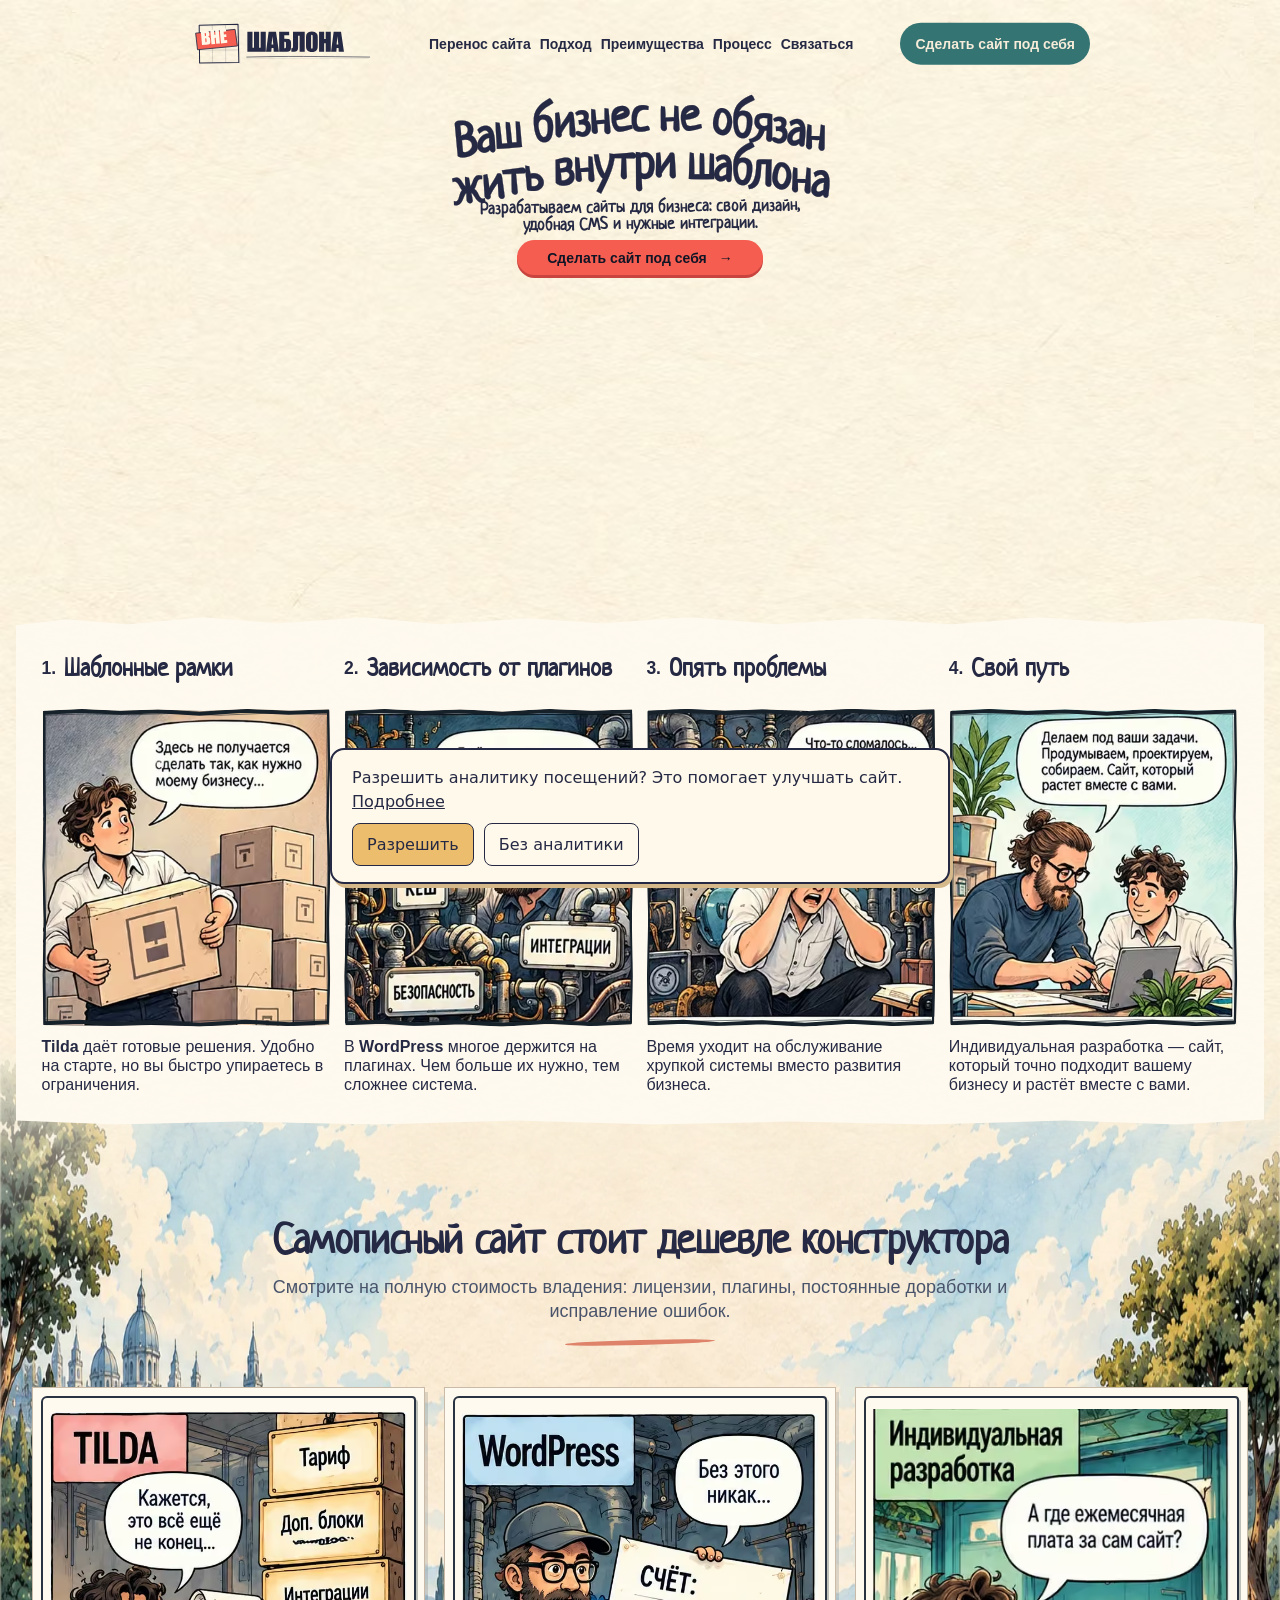
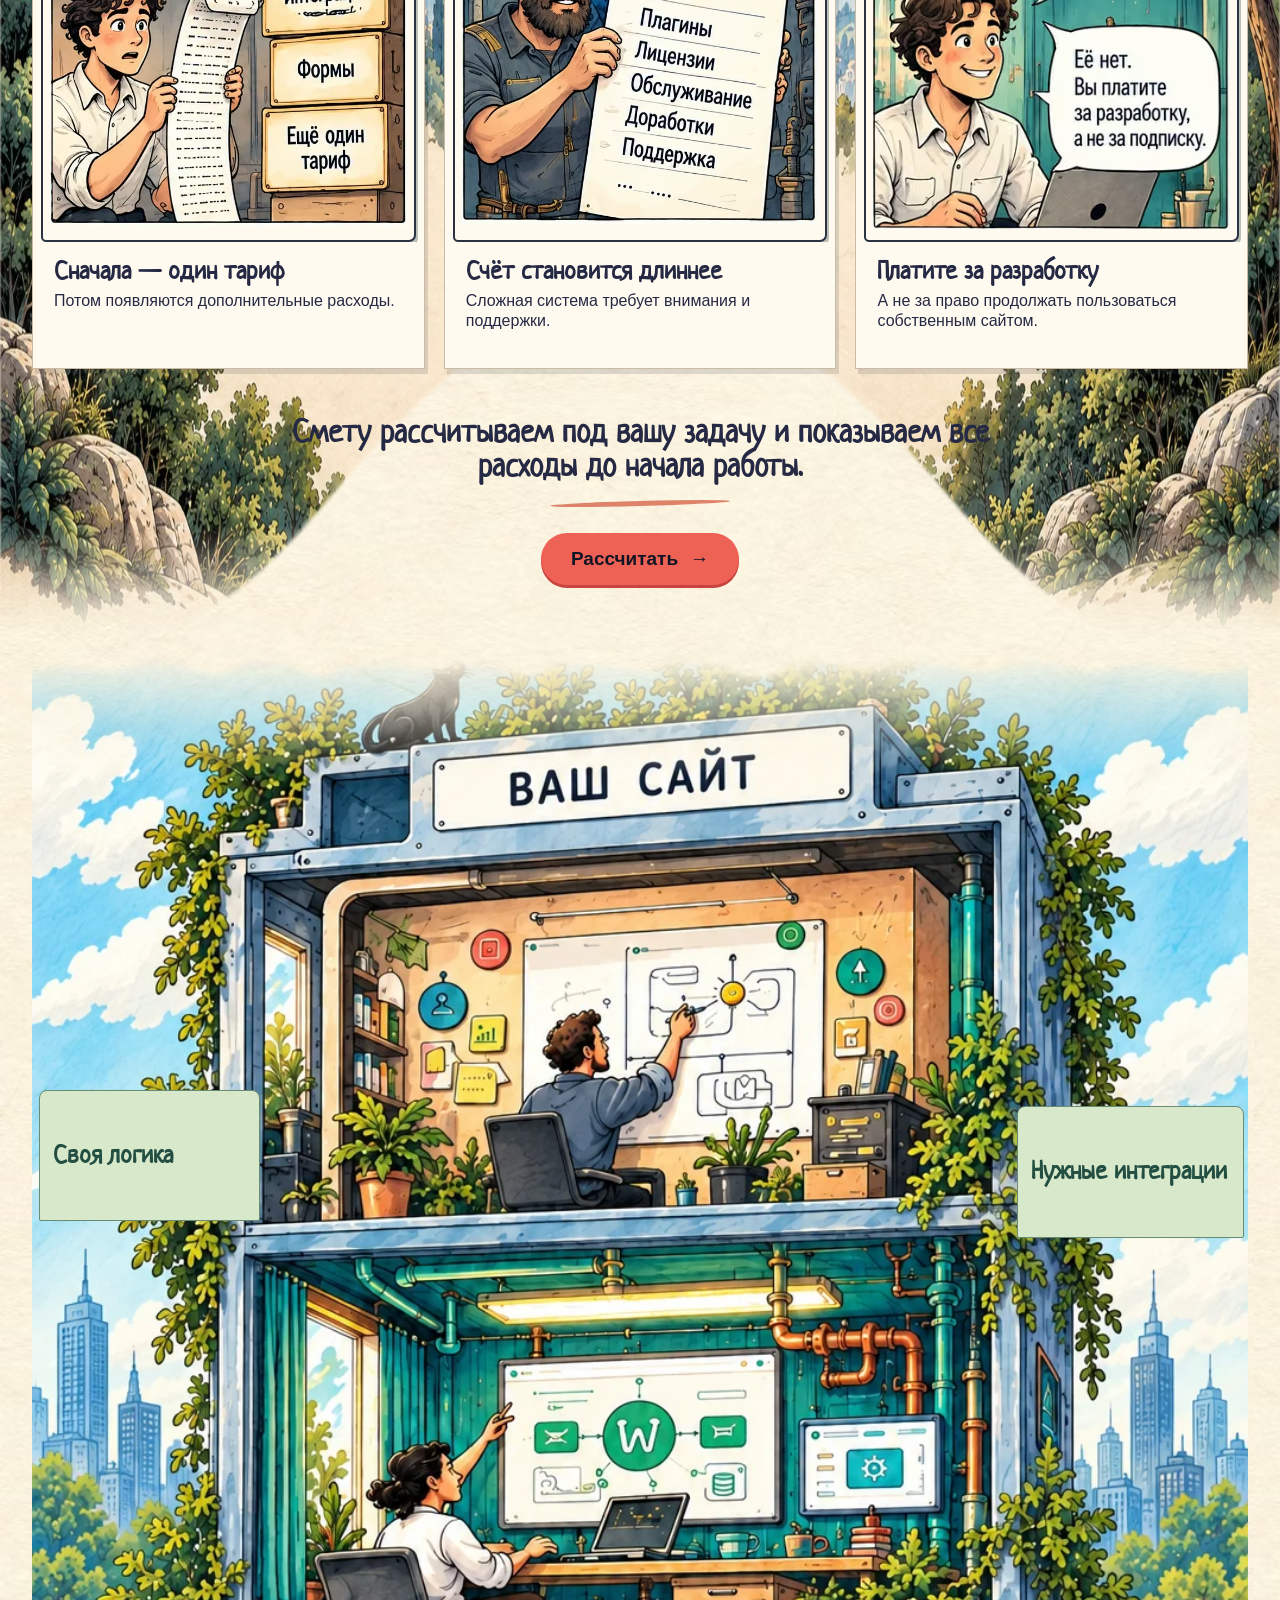
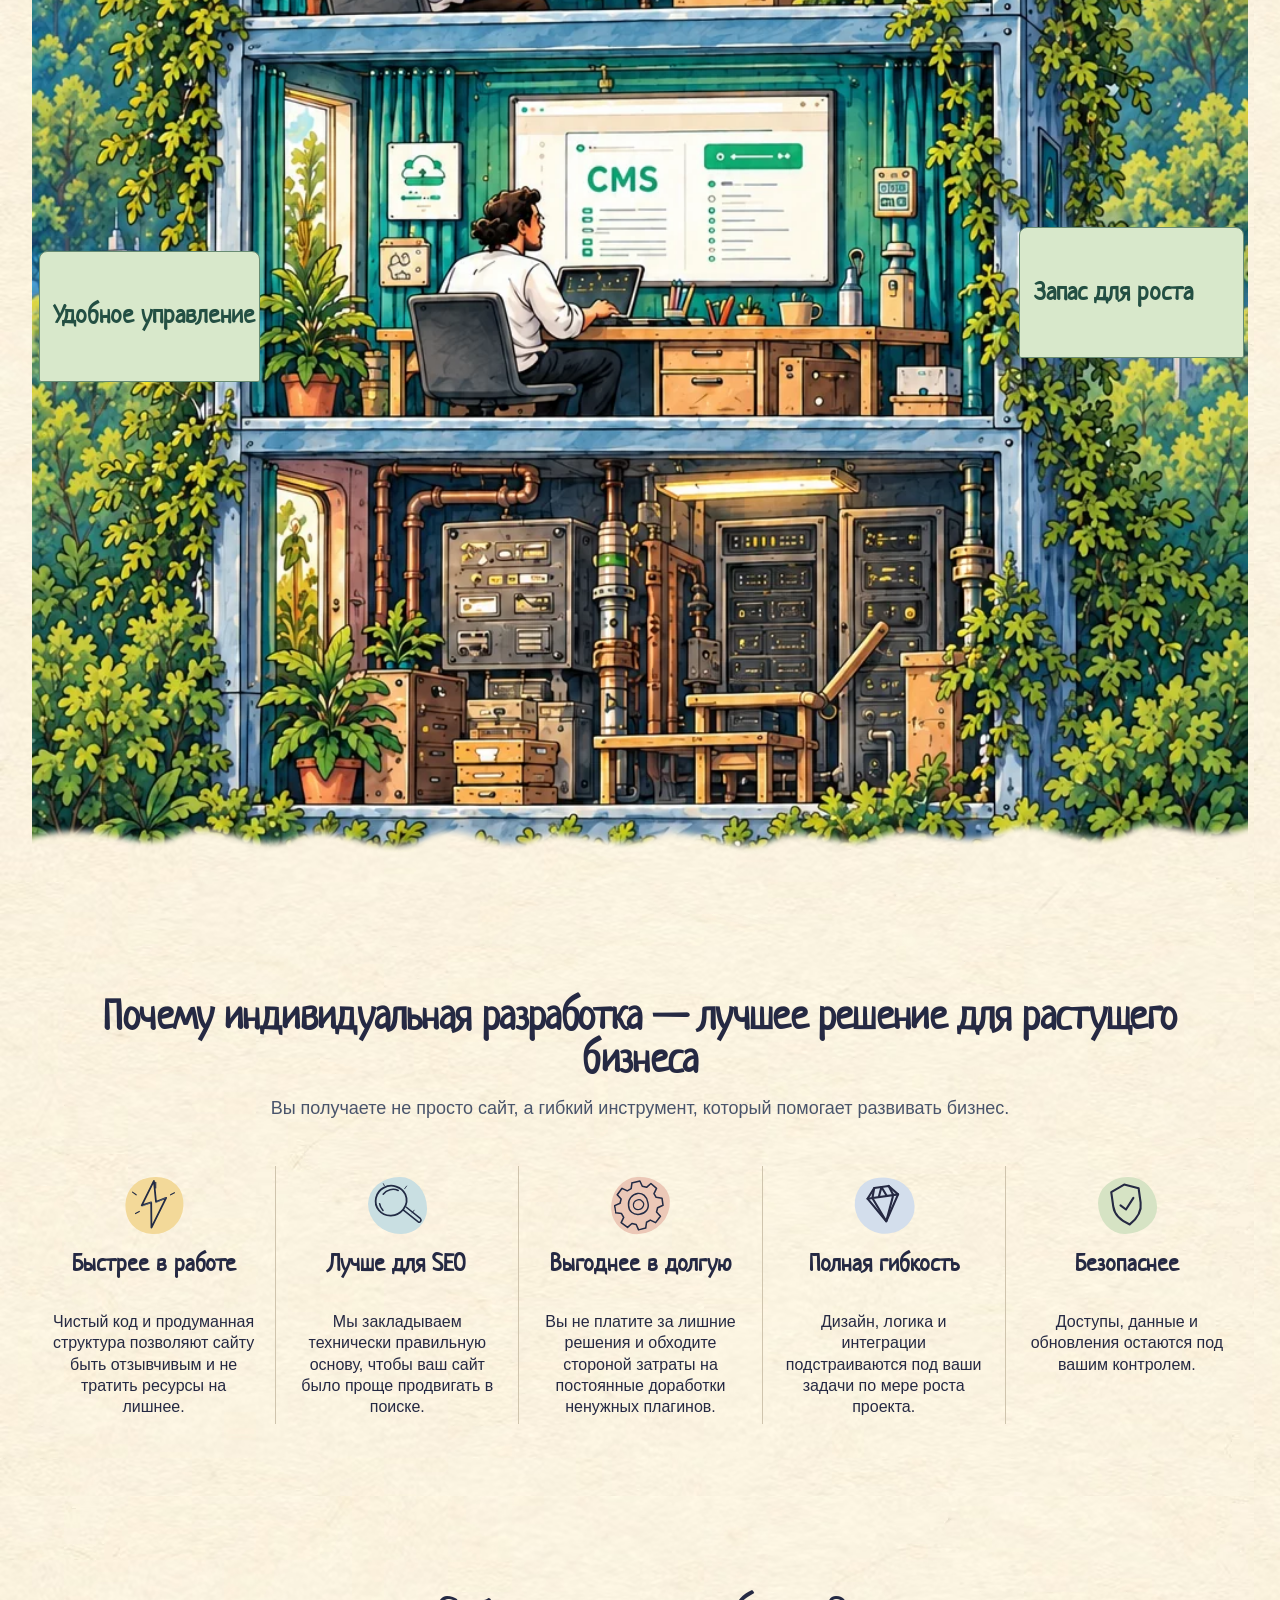
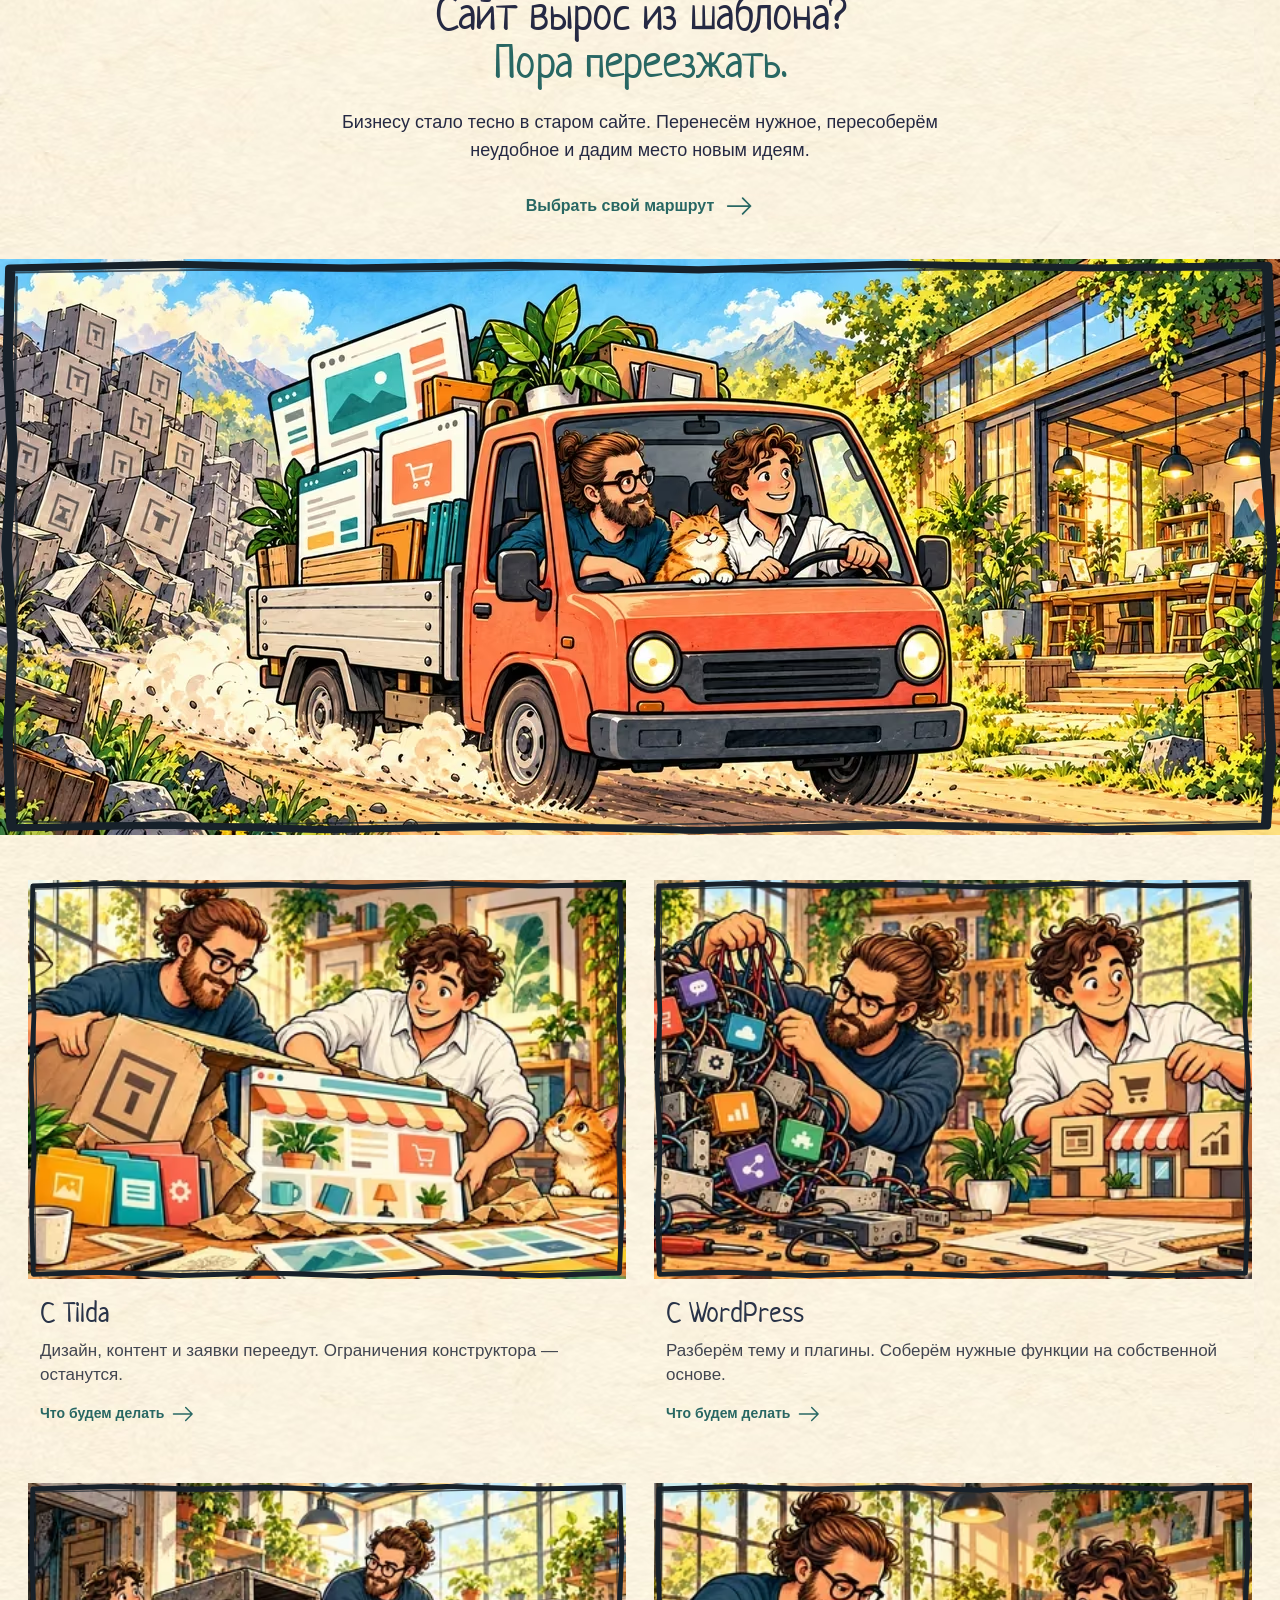
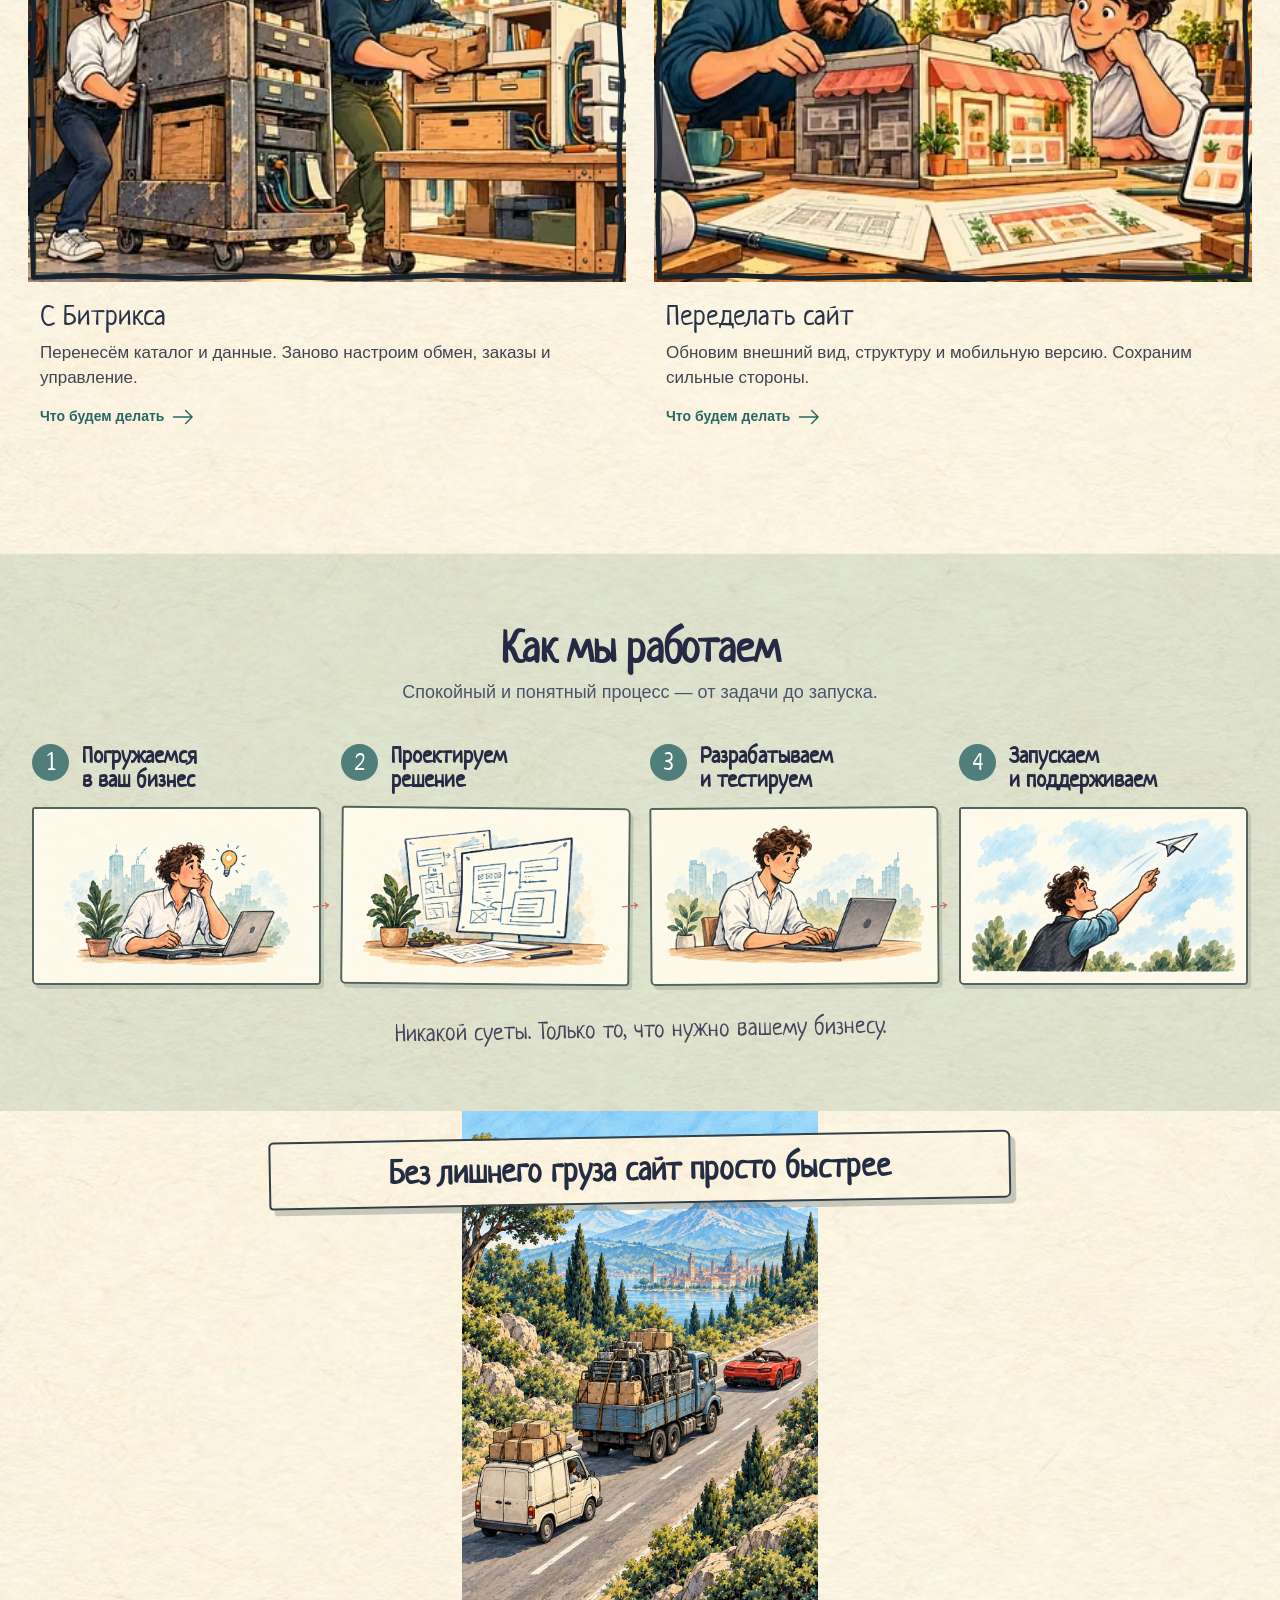
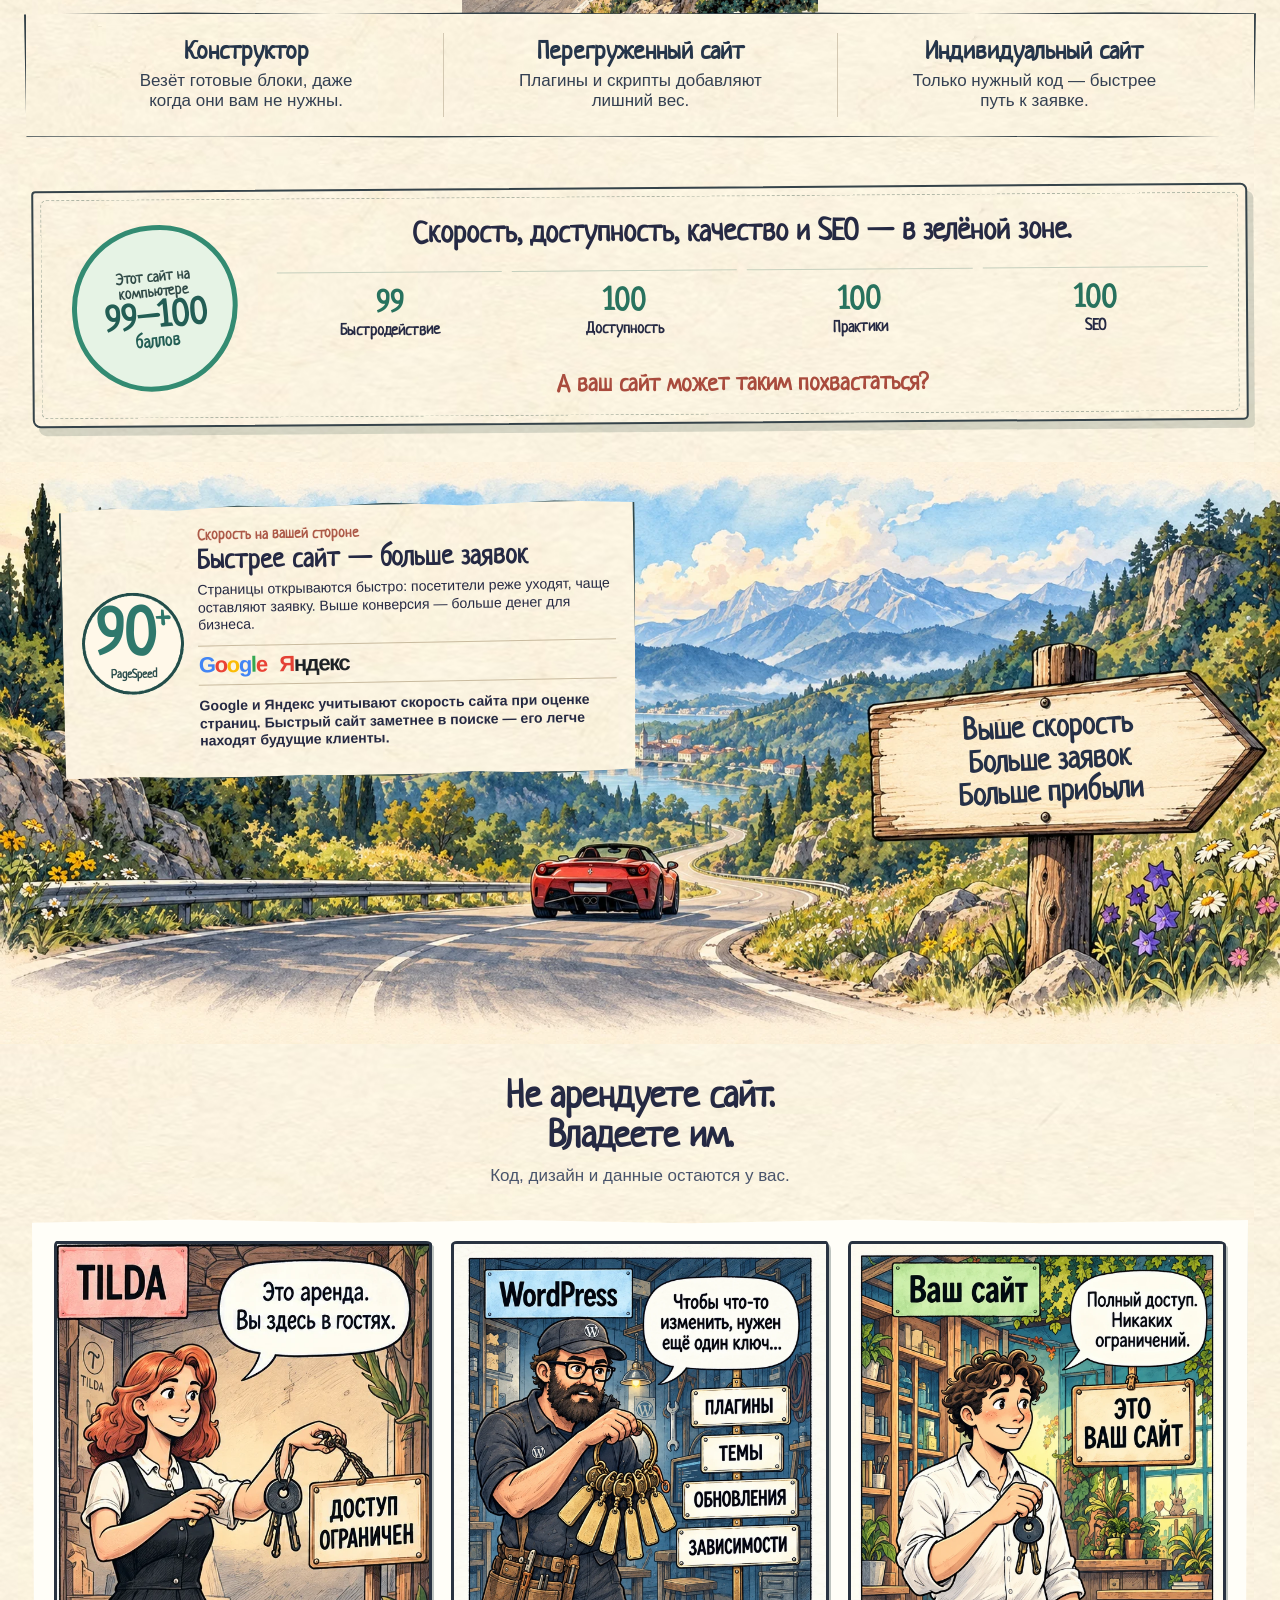
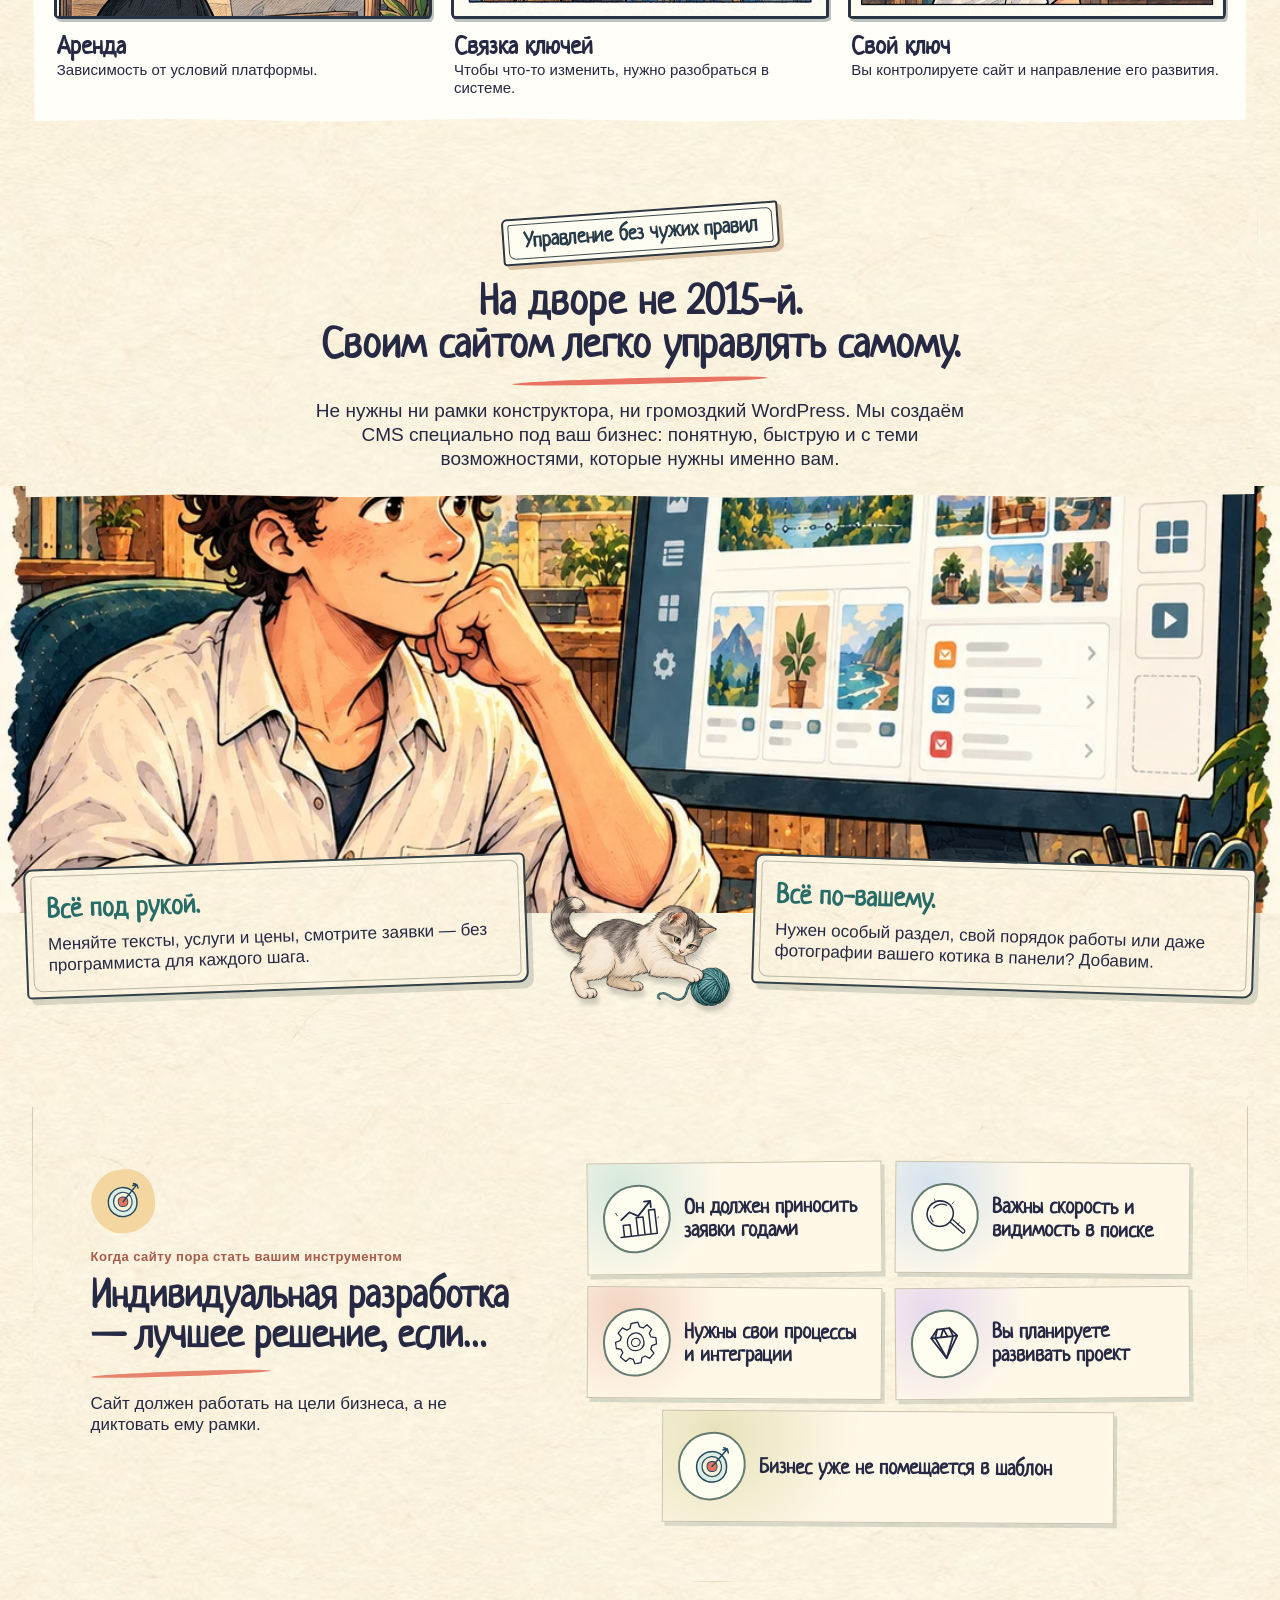
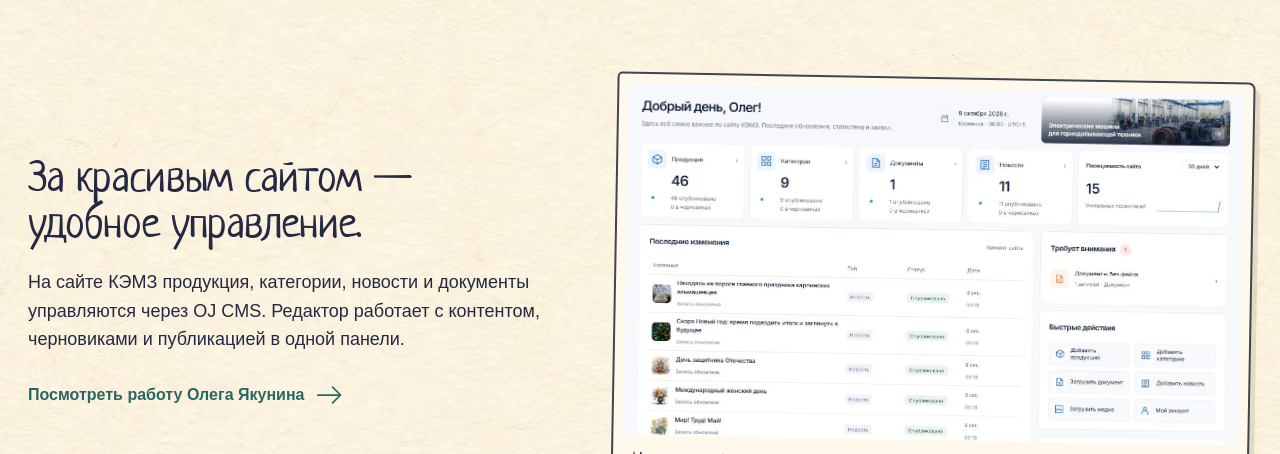
<file: index.html>
<!doctype html>
<html lang="ru">
  <head>
    <meta charset="UTF-8" />
    <meta name="viewport" content="width=device-width, initial-scale=1" />
    <meta
      name="description"
      content="Собственный сайт вместо ограничений Tilda и WordPress: перенос, индивидуальная разработка, удобная CMS и нужные интеграции. Быстрее, гибче и под вашим контролем."
    />
    <meta name="theme-color" content="#f6ecd9" />
    <meta name="yandex-verification" content="816e2409775b183c" />
    <title>Сайт без ограничений Tilda и WordPress — ВНЕ ШАБЛОНА</title>
    <link rel="canonical" href="https://vneshablona.ru/" />
    <meta property="og:type" content="website" />
    <meta property="og:locale" content="ru_RU" />
    <meta property="og:site_name" content="ВНЕ ШАБЛОНА" />
    <meta property="og:title" content="Сайт без ограничений Tilda и WordPress — ВНЕ ШАБЛОНА" />
    <meta property="og:description" content="Быстрые сайты под задачи бизнеса: свой дизайн, нужные интеграции и пространство для роста." />
    <meta property="og:url" content="https://vneshablona.ru/" />
    <meta property="og:image" content="https://vneshablona.ru/assets/hero-wide-2k-v8.webp" />
    <meta property="og:image:type" content="image/webp" />
    <meta property="og:image:width" content="1831" />
    <meta property="og:image:height" content="859" />
    <meta property="og:image:alt" content="Иллюстрация: владелец бизнеса между коробками конструктора и сложной системой плагинов" />
    <meta name="twitter:card" content="summary_large_image" />
    <script type="application/ld+json">
      {"@context":"https://schema.org","@graph":[{"@type":"WebSite","@id":"https://vneshablona.ru/#website","name":"ВНЕ ШАБЛОНА","url":"https://vneshablona.ru/","inLanguage":"ru"},{"@type":"Person","@id":"https://jakuninoleg.dev/#person","name":"Олег Якунин","url":"https://jakuninoleg.dev/ru"},{"@type":"Service","@id":"https://vneshablona.ru/#service","name":"Индивидуальная разработка сайтов для бизнеса","serviceType":"Разработка сайтов","url":"https://vneshablona.ru/","provider":{"@id":"https://jakuninoleg.dev/#person"},"description":"Индивидуальный дизайн, разработка сайта, интеграции, управление контентом и техническая подготовка к поисковому продвижению."}]}
    </script>
    <link rel="icon" type="image/svg+xml" href="/favicon.svg" />
    <link rel="preload" as="image" type="image/avif" media="(max-width: 950px)" imagesrcset="/assets/hero-mobile-canvas-512.avif 512w, /assets/hero-mobile-canvas-768.avif 768w, /assets/hero-mobile-canvas-1024.avif 1024w" imagesizes="100vw" fetchpriority="high" />
    <link rel="preload" as="image" type="image/avif" media="(min-width: 951px)" imagesrcset="/assets/hero-wide-2k-v8.avif 1831w, /assets/hero-wide-2k-v8-hd.avif 3662w" imagesizes="(min-width: 1638px) 2560px, 156.3vw" fetchpriority="high" />
    <link rel="preload" as="font" type="font/woff2" href="/assets/fonts/Neucha-Regular.woff2" crossorigin />

    <script src="/script.js" defer></script>

    <script src="/analytics.js" defer></script>
      <link rel="stylesheet" href="/site.min.css?v=perf-20261025b" />
  </head>
  <body>
    <header class="site-header" id="top">
      <div class="site-header__inner">
        <a class="brand" href="#top" aria-label="ВНЕ ШАБЛОНА — наверх">
          <img
            src="/assets/logo-vne-shablona.svg"
            width="920"
            height="200"
            alt="ВНЕ ШАБЛОНА"
          />
        </a>

        <button
          class="menu-toggle"
          type="button"
          aria-label="Открыть меню"
          aria-controls="site-nav"
          aria-expanded="false"
        >
          <span></span><span></span><span></span>
        </button>

        <nav class="site-nav" id="site-nav" aria-label="Навигация по странице">
          <a href="/uslugi/">Перенос сайта</a>
          <a href="#approach">Подход</a>
          <a href="#benefits">Преимущества</a>
          <a href="#process">Процесс</a>
          <a href="#contact">Связаться</a>
          <a class="site-nav__cta" href="#contact">Сделать сайт под себя</a>
        </nav>

        <a class="site-header__cta" href="#contact">Сделать сайт под себя</a>
      </div>
    </header>

    <main class="page-world">
      <div class="hero-world">
      <section class="hero" id="hero" aria-labelledby="hero-title">
        <div class="hero__stage">
          <picture class="hero__picture">
          <source
            media="(max-width: 950px)"
            type="image/avif"
            srcset="/assets/hero-mobile-canvas-512.avif 512w, /assets/hero-mobile-canvas-768.avif 768w, /assets/hero-mobile-canvas-1024.avif 1024w"
            sizes="100vw"
            width="1024"
            height="1536"
          />
          <source
            media="(max-width: 950px)"
            type="image/webp"
            srcset="/assets/hero-mobile-canvas-512.webp 512w, /assets/hero-mobile-canvas-768.webp 768w, /assets/hero-mobile-canvas-1024.webp 1024w"
            sizes="100vw"
            width="1024"
            height="1536"
          />
          <source
            type="image/avif"
            srcset="/assets/hero-wide-2k-v8.avif 1831w, /assets/hero-wide-2k-v8-hd.avif 3662w"
            sizes="(min-width: 1638px) 2560px, 156.3vw"
          />
          <source
            type="image/webp"
            srcset="/assets/hero-wide-2k-v8.webp 1831w, /assets/hero-wide-2k-v8-hd.webp 3662w"
            sizes="(min-width: 1638px) 2560px, 156.3vw"
          />
          <img
            class="hero__art"
            src="/assets/hero-wide-2k-v8.webp"
            width="1831"
            height="859"
            fetchpriority="high"
            decoding="async"
            alt="На театральной комикс-сцене владелец бизнеса стоит между складом шаблонов Tilda и машиной WordPress; по бокам комната продолжается ниже сцены."
          />
          </picture>
        </div>

        <div class="hero__copy">
          <h1 id="hero-title" aria-label="Ваш бизнес не обязан жить внутри шаблона">
            <span class="hero-title__variant hero-title__variant--desktop" aria-hidden="true"><span class="hero-title__line" data-arc>Ваш бизнес не обязан</span><span class="hero-title__line" data-arc>жить внутри шаблона</span></span>
            <span class="hero-title__variant hero-title__variant--mobile" aria-hidden="true"><span class="hero-title__line" data-arc>Ваш бизнес</span><span class="hero-title__line" data-arc>не обязан жить</span><span class="hero-title__line" data-arc>внутри шаблона</span></span>
          </h1>
          <p>Разрабатываем сайты для бизнеса: свой дизайн,<br class="desktop-break" /> удобная CMS и нужные интеграции.</p>
          <a class="pill-button hero__cta" href="#contact">Сделать сайт под себя <span aria-hidden="true">→</span></a>
        </div>
        <a class="hero__scroll" href="#story" aria-label="Перейти к истории сайта"><span>Листайте дальше</span><b aria-hidden="true">↓</b></a>
      </section>
      </div>

      <section class="story section-paper" id="story" aria-labelledby="story-title">
        <div class="section-inner">
          <div class="section-heading">
            <p class="eyebrow">Глава 01 · История одного сайта</p>
            <h2 id="story-title">Как шаблон становится тесным</h2>
            <p>Сначала всё просто. А потом бизнесу нужно больше.</p>
          </div>
          <div class="story-grid">
            <article class="comic-panel">
              <h3><span>1.</span> Шаблонные рамки</h3>
              <div class="comic-panel__art"><picture><source type="image/avif" srcset="/assets/story-template-400.avif 400w, /assets/story-template-570.avif 570w" sizes="(max-width: 700px) calc(100vw - 44px), (max-width: 950px) 50vw, 25vw" /><img src="/assets/story-template.webp" srcset="/assets/story-template-400.webp 400w, /assets/story-template.webp 570w" sizes="(max-width: 700px) calc(100vw - 44px), (max-width: 950px) 50vw, 25vw" width="570" height="631" loading="lazy" alt="Владелец пытается поместить большую идею в маленькую коробку." /></picture></div>
              <p><strong>Tilda</strong> даёт готовые решения. Удобно на старте, но вы быстро упираетесь в ограничения.</p>
            </article>
            <article class="comic-panel">
              <h3><span>2.</span> Зависимость от плагинов</h3>
              <div class="comic-panel__art"><picture><source type="image/avif" srcset="/assets/story-plugins-400.avif 400w, /assets/story-plugins-586.avif 586w" sizes="(max-width: 700px) calc(100vw - 44px), (max-width: 950px) 50vw, 25vw" /><img src="/assets/story-plugins.webp" srcset="/assets/story-plugins-400.webp 400w, /assets/story-plugins.webp 586w" sizes="(max-width: 700px) calc(100vw - 44px), (max-width: 950px) 50vw, 25vw" width="586" height="631" loading="lazy" alt="Механик окружён множеством труб и дополнительных модулей." /></picture></div>
              <p>В <strong>WordPress</strong> многое держится на плагинах. Чем больше их нужно, тем сложнее система.</p>
            </article>
            <article class="comic-panel">
              <h3><span>3.</span> Опять проблемы</h3>
              <div class="comic-panel__art"><picture><source type="image/avif" srcset="/assets/story-breakdown-400.avif 400w, /assets/story-breakdown-590.avif 590w" sizes="(max-width: 700px) calc(100vw - 44px), (max-width: 950px) 50vw, 25vw" /><img src="/assets/story-breakdown.webp" srcset="/assets/story-breakdown-400.webp 400w, /assets/story-breakdown.webp 590w" sizes="(max-width: 700px) calc(100vw - 44px), (max-width: 950px) 50vw, 25vw" width="590" height="653" loading="lazy" alt="Растерянный владелец рядом со сломанной машиной." /></picture></div>
              <p>Время уходит на обслуживание хрупкой системы вместо развития бизнеса.</p>
            </article>
            <article class="comic-panel">
              <h3><span>4.</span> Свой путь</h3>
              <div class="comic-panel__art"><picture><source type="image/avif" srcset="/assets/story-custom-400.avif 400w, /assets/story-custom-586.avif 586w" sizes="(max-width: 700px) calc(100vw - 44px), (max-width: 950px) 50vw, 25vw" /><img src="/assets/story-custom.webp" srcset="/assets/story-custom-400.webp 400w, /assets/story-custom.webp 586w" sizes="(max-width: 700px) calc(100vw - 44px), (max-width: 950px) 50vw, 25vw" width="586" height="653" loading="lazy" alt="Разработчик и владелец вместе проектируют сайт." /></picture></div>
              <p>Индивидуальная разработка — сайт, который точно подходит вашему бизнесу и растёт вместе с вами.</p>
            </article>
          </div>
        </div>
      </section>

      <section class="cost section-paper section-paper--blue" id="cost" aria-labelledby="cost-title"><div class="section-inner">
        <div class="section-heading section-heading--center"><h2 id="cost-title">Самописный сайт стоит дешевле конструктора</h2><p>Смотрите на полную стоимость владения: лицензии, плагины, постоянные доработки и исправление ошибок.</p></div>
        <div class="triptych cost-grid">
          <article class="story-card"><span class="story-card__tag tag--coral">Tilda</span><picture><source type="image/avif" srcset="/assets/cost-tilda-400.avif 400w, /assets/cost-tilda-634.avif 634w" sizes="(max-width: 950px) calc(100vw - 48px), 33vw" /><img src="/assets/cost-tilda.webp" srcset="/assets/cost-tilda-400.webp 400w, /assets/cost-tilda.webp 634w" sizes="(max-width: 950px) calc(100vw - 48px), 33vw" width="634" height="735" loading="lazy" alt="Чек растёт вместе с новыми коробками и услугами." /></picture><div class="story-card__copy"><h3>Сначала — один тариф</h3><p>Потом появляются дополнительные расходы.</p><ul class="paper-tags"><li>Тариф</li><li>Доп. блоки</li><li>Интеграции</li><li>Формы</li><li>Ещё один тариф</li></ul></div></article>
          <article class="story-card"><span class="story-card__tag tag--navy">WordPress</span><picture><source type="image/avif" srcset="/assets/cost-wordpress-400.avif 400w, /assets/cost-wordpress-640.avif 640w" sizes="(max-width: 950px) calc(100vw - 48px), 33vw" /><img src="/assets/cost-wordpress.webp" srcset="/assets/cost-wordpress-400.webp 400w, /assets/cost-wordpress.webp 640w" sizes="(max-width: 950px) calc(100vw - 48px), 33vw" width="640" height="735" loading="lazy" alt="Механик держит длинный счёт за плагины и обслуживание." /></picture><div class="story-card__copy"><h3>Счёт становится длиннее</h3><p>Сложная система требует внимания и поддержки.</p><ul class="paper-tags"><li>Плагины</li><li>Лицензии</li><li>Обслуживание</li><li>Доработки</li><li>Поддержка</li></ul></div></article>
          <article class="story-card story-card--good"><span class="story-card__tag tag--teal">Свой сайт</span><picture><source type="image/avif" srcset="/assets/cost-custom-400.avif 400w, /assets/cost-custom-632.avif 632w" sizes="(max-width: 950px) calc(100vw - 48px), 33vw" /><img src="/assets/cost-custom.webp" srcset="/assets/cost-custom-400.webp 400w, /assets/cost-custom.webp 632w" sizes="(max-width: 950px) calc(100vw - 48px), 33vw" width="632" height="744" loading="lazy" alt="Владелец работает за ноутбуком и узнаёт, что ежемесячной платы за сам сайт нет." /></picture><div class="story-card__copy"><h3>Платите за разработку</h3><p>А не за право продолжать пользоваться собственным сайтом.</p><blockquote>«А где ежемесячная плата за сам сайт?»<br />«Её нет. Вы платите за разработку, а не за подписку.»</blockquote></div></article>
        </div><h3 class="cost__promise">Смету рассчитываем под вашу задачу и показываем все расходы до начала работы.</h3><a class="pill-button cost__cta" href="#contact">Рассчитать <span aria-hidden="true">→</span></a>
      </div>
      </section>

      <section class="workshop" id="approach" aria-labelledby="workshop-title"><div class="section-inner workshop__inner">
        <div class="section-heading section-heading--center"><h2 id="workshop-title">Сайт, созданный под ваш бизнес</h2><p>Продуманный, гибкий, готовый к росту.</p></div>
        <p class="hand-note workshop__side-note">Не просто сайт.<br />Место, где вашей<br />идее есть куда расти.</p>
        <p class="hand-note workshop__right-note">Сегодня — под ваши задачи.<br />Завтра — под новые возможности.</p>
        <div class="workshop__art"><picture class="workshop__picture"><source media="(max-width: 700px)" srcset="/assets/workshop-mobile.webp" type="image/webp" width="1024" height="1536" /><source media="(min-width: 1800px)" srcset="/assets/workshop-wide-v2.webp" type="image/webp" width="1860" height="845" /><img src="/assets/workshop-desktop.webp" width="1614" height="975" loading="lazy" alt="Мастерская-сайт в разрезе: планирование, интеграции, управление и пространство для роста." /></picture>
        <div class="workshop__captions" aria-hidden="true"><span>Своя логика</span><span>Нужные интеграции</span><span>Удобное управление</span><span>Запас для роста</span></div></div><div class="workshop__labels"><article><h3>Своя логика</h3><p>Структура под ваши процессы, а не под возможности шаблона.</p></article><article><h3>Нужные интеграции</h3><p>Подключаем только то, что действительно нужно бизнесу.</p></article><article><h3>Удобное управление</h3><p>Понятная админка для вас и команды.</p></article><article><h3>Запас для роста</h3><p>Архитектура, которую можно развивать без переделки основания.</p></article></div>
      </div></section>

      <section class="benefits section-paper" id="benefits" aria-labelledby="benefits-title"><div class="section-inner benefits__layout"><div class="section-heading"><h2 id="benefits-title">Почему индивидуальная разработка — лучшее решение для растущего бизнеса</h2><p>Вы получаете не просто сайт, а гибкий инструмент, который помогает развивать бизнес.</p></div><div class="benefits__list"><article><span class="benefit-mark" aria-hidden="true">↗</span><h3>Быстрее в работе</h3><p>Чистый код и продуманная структура позволяют сайту быть отзывчивым и не тратить ресурсы на лишнее.</p></article><article><span class="benefit-mark" aria-hidden="true">◎</span><h3>Лучше для SEO</h3><p>Мы закладываем технически правильную основу, чтобы ваш сайт было проще продвигать в поиске.</p></article><article><span class="benefit-mark" aria-hidden="true">✳</span><h3>Выгоднее в долгую</h3><p>Вы не платите за лишние решения и обходите стороной затраты на постоянные доработки ненужных плагинов.</p></article><article><span class="benefit-mark" aria-hidden="true">◇</span><h3>Полная гибкость</h3><p>Дизайн, логика и интеграции подстраиваются под ваши задачи по мере роста проекта.</p></article><article><span class="benefit-mark" aria-hidden="true">⬡</span><h3>Безопаснее</h3><p>Доступы, данные и обновления остаются под вашим контролем.</p></article></div></div></section>

      <!-- migration-start --><section class="migration-home" id="migration" aria-labelledby="migration-title"><div class="migration-intro"><div class="migration-intro__copy section-inner"><h2 id="migration-title">Сайт вырос из шаблона?<br /><em>Пора переезжать.</em></h2><p>Бизнесу стало тесно в старом сайте. Перенесём нужное, пересоберём неудобное и дадим место новым идеям.</p><a class="service-text-link" href="/uslugi/">Выбрать свой маршрут <svg viewBox="0 0 32 24" width="32" height="24" aria-hidden="true"><path d="M2 12h26M19 3l9 9-9 9" fill="none" stroke="currentColor" stroke-width="2" stroke-linecap="round" stroke-linejoin="round"/></svg></a></div><figure class="service-panorama"><div class="service-panorama__frame"><picture><source type="image/avif" srcset="/assets/service-migration-640.avif 640w, /assets/service-migration-1280.avif 1280w, /assets/service-migration.avif 1870w" sizes="100vw" /><img src="/assets/service-migration.webp" srcset="/assets/service-migration-640.webp 640w, /assets/service-migration-1280.webp 1280w, /assets/service-migration.webp 1870w" sizes="100vw" width="1870" height="841" alt="Владелец бизнеса, разработчик и кот перевозят сайт из коробок конструктора в открытую мастерскую" loading="lazy" decoding="async" /></picture></div></figure></div><div class="section-inner"><div class="migration-routes"><a class="migration-route" href="/uslugi/perenos-saita-s-tilda/"><div class="migration-route__art"><picture><source type="image/avif" srcset="/assets/service-tilda-640.avif 640w, /assets/service-tilda-1280.avif 1280w, /assets/service-tilda.avif 1870w" sizes="(max-width: 760px) 100vw, (max-width: 1500px) 48vw, 700px" /><img src="/assets/service-tilda.webp" srcset="/assets/service-tilda-640.webp 640w, /assets/service-tilda-1280.webp 1280w, /assets/service-tilda.webp 1870w" sizes="(max-width: 760px) 100vw, (max-width: 1500px) 48vw, 700px" width="1870" height="841" alt="" loading="lazy" decoding="async" /></picture></div><div class="migration-route__copy"><h3>С Tilda</h3><p>Дизайн, контент и заявки переедут. Ограничения конструктора — останутся.</p><span class="service-text-link">Что будем делать <svg viewBox="0 0 32 24" width="32" height="24" aria-hidden="true"><path d="M2 12h26M19 3l9 9-9 9" fill="none" stroke="currentColor" stroke-width="2" stroke-linecap="round" stroke-linejoin="round"/></svg></span></div></a><a class="migration-route" href="/uslugi/pererabotka-saita-na-wordpress/"><div class="migration-route__art"><picture><source type="image/avif" srcset="/assets/service-wordpress-640.avif 640w, /assets/service-wordpress-1280.avif 1280w, /assets/service-wordpress.avif 1870w" sizes="(max-width: 760px) 100vw, (max-width: 1500px) 48vw, 700px" /><img src="/assets/service-wordpress.webp" srcset="/assets/service-wordpress-640.webp 640w, /assets/service-wordpress-1280.webp 1280w, /assets/service-wordpress.webp 1870w" sizes="(max-width: 760px) 100vw, (max-width: 1500px) 48vw, 700px" width="1870" height="841" alt="" loading="lazy" decoding="async" /></picture></div><div class="migration-route__copy"><h3>С WordPress</h3><p>Разберём тему и плагины. Соберём нужные функции на собственной основе.</p><span class="service-text-link">Что будем делать <svg viewBox="0 0 32 24" width="32" height="24" aria-hidden="true"><path d="M2 12h26M19 3l9 9-9 9" fill="none" stroke="currentColor" stroke-width="2" stroke-linecap="round" stroke-linejoin="round"/></svg></span></div></a><a class="migration-route" href="/uslugi/perenos-saita-s-bitriks/"><div class="migration-route__art"><picture><source type="image/avif" srcset="/assets/service-bitrix-640.avif 640w, /assets/service-bitrix-1280.avif 1280w, /assets/service-bitrix.avif 1870w" sizes="(max-width: 760px) 100vw, (max-width: 1500px) 48vw, 700px" /><img src="/assets/service-bitrix.webp" srcset="/assets/service-bitrix-640.webp 640w, /assets/service-bitrix-1280.webp 1280w, /assets/service-bitrix.webp 1870w" sizes="(max-width: 760px) 100vw, (max-width: 1500px) 48vw, 700px" width="1870" height="841" alt="" loading="lazy" decoding="async" /></picture></div><div class="migration-route__copy"><h3>С Битрикса</h3><p>Перенесём каталог и данные. Заново настроим обмен, заказы и управление.</p><span class="service-text-link">Что будем делать <svg viewBox="0 0 32 24" width="32" height="24" aria-hidden="true"><path d="M2 12h26M19 3l9 9-9 9" fill="none" stroke="currentColor" stroke-width="2" stroke-linecap="round" stroke-linejoin="round"/></svg></span></div></a><a class="migration-route" href="/uslugi/peredelka-i-redizain-saita/"><div class="migration-route__art"><picture><source type="image/avif" srcset="/assets/service-redesign-640.avif 640w, /assets/service-redesign-1280.avif 1280w, /assets/service-redesign.avif 1869w" sizes="(max-width: 760px) 100vw, (max-width: 1500px) 48vw, 700px" /><img src="/assets/service-redesign.webp" srcset="/assets/service-redesign-640.webp 640w, /assets/service-redesign-1280.webp 1280w, /assets/service-redesign.webp 1869w" sizes="(max-width: 760px) 100vw, (max-width: 1500px) 48vw, 700px" width="1869" height="842" alt="" loading="lazy" decoding="async" /></picture></div><div class="migration-route__copy"><h3>Переделать сайт</h3><p>Обновим внешний вид, структуру и мобильную версию. Сохраним сильные стороны.</p><span class="service-text-link">Что будем делать <svg viewBox="0 0 32 24" width="32" height="24" aria-hidden="true"><path d="M2 12h26M19 3l9 9-9 9" fill="none" stroke="currentColor" stroke-width="2" stroke-linecap="round" stroke-linejoin="round"/></svg></span></div></a></div></div></section><!-- migration-end -->
      <section class="process section-paper" id="process" aria-labelledby="process-title"><div class="section-inner"><div class="section-heading"><h2 id="process-title">Как мы работаем</h2><p>Спокойный и понятный процесс — от задачи до запуска.</p></div><div class="process-grid"><article><span class="process__number">1</span><img src="/assets/process-discovery-v2.webp" width="1617" height="973" loading="lazy" alt="Владелец бизнеса обдумывает идею за ноутбуком." /><h3>Погружаемся<br />в ваш бизнес</h3></article><article><span class="process__number">2</span><img src="/assets/process-planning-v2.webp" width="1620" height="971" loading="lazy" alt="На бумаге нарисована структура будущего сайта." /><h3>Проектируем<br />решение</h3></article><article><span class="process__number">3</span><img src="/assets/process-build-v2.webp" width="1583" height="994" loading="lazy" alt="Разрабатываем и проверяем сайт на компьютере и телефоне." /><h3>Разрабатываем<br />и тестируем</h3></article><article><span class="process__number">4</span><img src="/assets/process-launch-v2.webp" width="1584" height="993" loading="lazy" alt="Владелец отправляет бумажный самолётик как символ запуска сайта." /><h3>Запускаем<br />и поддерживаем</h3></article></div><p class="hand-note process__note">Никакой суеты. Только то, что нужно вашему бизнесу.</p></div></section>

      <section class="race section-paper" id="speed" aria-labelledby="race-title"><div class="race__road"><picture><source media="(max-width: 700px)" srcset="/assets/race-shared-road-mobile.webp" type="image/webp" width="1024" height="1536" /><img src="/assets/race-shared-road-tall.webp" width="1942" height="809" loading="lazy" alt="Фургон с коробками, тяжёлый грузовик и лёгкий красный кабриолет едут друг за другом по одной дороге в одном направлении." /></picture><h2 class="race__road-title" id="race-title">Без лишнего груза сайт просто быстрее</h2><div class="race__explain"><article><h3>Конструктор</h3><p>Везёт готовые блоки, даже когда они вам не нужны.</p></article><article><h3>Перегруженный сайт</h3><p>Плагины и скрипты добавляют лишний вес.</p></article><article><h3>Индивидуальный сайт</h3><p>Только нужный код — быстрее путь к заявке.</p></article></div></div><div class="section-inner">
        <aside class="lighthouse-proof" aria-label="Результаты проверки десктопной версии этого сайта в Lighthouse"><div class="lighthouse-proof__score"><span>Этот сайт на компьютере</span><strong>99–100</strong><small>баллов</small></div><div class="lighthouse-proof__copy"><p>Скорость, доступность, качество и SEO — в зелёной зоне.</p><ul><li><strong class="lighthouse-proof__value">99</strong><span>Быстродействие</span></li><li><strong class="lighthouse-proof__value">100</strong><span>Доступность</span></li><li><strong class="lighthouse-proof__value">100</strong><span>Практики</span></li><li><strong class="lighthouse-proof__value">100</strong><span>SEO</span></li></ul><p class="lighthouse-proof__question">А ваш сайт может таким похвастаться?</p></div></aside>
      </div><div class="race__bridge"><div class="race__outro"><div class="race__scene"><img src="/assets/race-outro-wide.webp" width="1860" height="846" loading="lazy" alt="Лёгкий автомобиль едет по открытой дороге к городу на горизонте." /><p class="race__sign">Выше скорость<br />Больше заявок<br />Больше прибыли</p></div><div class="speed-result"><div class="speed-result__gauge"><span>90<sup>+</sup></span><small>PageSpeed</small></div><div class="speed-result__body"><p class="speed-result__eyebrow">Скорость на вашей стороне</p><h3>Быстрее сайт — больше заявок</h3><p>Страницы открываются быстро: посетители реже уходят, чаще оставляют заявку. Выше конверсия — больше денег для бизнеса.</p><div class="speed-result__brands" aria-label="Поисковые системы Google и Яндекс"><span class="google-wordmark" aria-label="Google"><b>G</b><b>o</b><b>o</b><b>g</b><b>l</b><b>e</b></span><span class="yandex-wordmark" aria-label="Яндекс"><b>Я</b>ндекс</span></div><p class="speed-result__search">Google и Яндекс учитывают скорость сайта при оценке страниц. Быстрый сайт заметнее в поиске — его легче находят будущие клиенты.</p></div></div></div></div></section>

      <section class="ownership section-paper" id="ownership" aria-labelledby="ownership-title"><div class="section-inner">
        <div class="section-heading"><h2 id="ownership-title">Не арендуете сайт.<br />Владеете им.</h2><p>Код, дизайн и данные остаются у вас.</p></div>
        <div class="triptych ownership-grid"><figure><img src="/assets/own-tilda.webp" width="650" height="658" loading="lazy" alt="Представительница Tilda держит ключи и табличку об ограниченном доступе." /><figcaption><strong>Аренда</strong><span>Зависимость от условий платформы.</span></figcaption></figure><figure><img src="/assets/own-wordpress-v2.webp" width="1254" height="1254" loading="lazy" alt="Механик WordPress показывает большую связку ключей от плагинов и обновлений." /><figcaption><strong>Связка ключей</strong><span>Чтобы что-то изменить, нужно разобраться в системе.</span></figcaption></figure><figure><img src="/assets/own-custom-v2.webp" width="1254" height="1254" loading="lazy" alt="Владелец держит ключ от собственного сайта." /><figcaption><strong>Свой ключ</strong><span>Вы контролируете сайт и направление его развития.</span></figcaption></figure></div>
      </div></section>

      <section class="cms section-paper" id="cms" aria-labelledby="cms-title">
        <div class="cms__intro">
          <p class="eyebrow">Управление без чужих правил</p>
          <h2 id="cms-title">На дворе не 2015-й.<br />Своим сайтом легко управлять самому.</h2>
          <p>Не нужны ни рамки конструктора, ни громоздкий WordPress. Мы создаём CMS специально под ваш бизнес: понятную, быструю и с теми возможностями, которые нужны именно вам.</p>
        </div>
        <div class="cms__world"><picture class="cms__picture"><source media="(max-width: 700px)" srcset="/assets/cms-portrait-v4.webp" type="image/webp" width="1122" height="1402" /><img class="cms__scene" src="/assets/cms-panorama-v4.webp" width="2172" height="724" loading="lazy" alt="В уютной мастерской владелец редактирует сайт: на мониторе открыта панель с контентом, заявками и фотографией его кота; рядом спит сам кот." /></picture></div>
        <div class="cms__details"><article><strong>Всё под рукой.</strong><p>Меняйте тексты, услуги и цены, смотрите заявки — без программиста для каждого шага.</p></article><img class="cms__cat" src="/assets/cms-cat-yarn.webp" width="560" height="344" loading="lazy" alt="Нарисованный кот играет с клубком пряжи." /><article><strong>Всё по-вашему.</strong><p>Нужен особый раздел, свой порядок работы или даже фотографии вашего котика в панели? Добавим.</p></article></div>
      </section>

      <section class="honest section-paper" id="honest" aria-labelledby="honest-title"><div class="section-inner honest__spread"><div class="honest__intro"><img src="/assets/icon-target.svg" width="80" height="80" alt="" /><p class="eyebrow">Когда сайту пора стать вашим инструментом</p><h2 id="honest-title">Индивидуальная разработка — лучшее решение, если…</h2><p>Сайт должен работать на цели бизнеса, а не диктовать ему рамки.</p></div><ul class="honest__reasons"><li><span><img src="/assets/icon-growth.svg" width="54" height="54" alt="" /></span><strong>Он должен приносить заявки годами</strong></li><li><span><img src="/assets/icon-search.svg" width="54" height="54" alt="" /></span><strong>Важны скорость и видимость в поиске</strong></li><li><span><img src="/assets/icon-gear.svg" width="54" height="54" alt="" /></span><strong>Нужны свои процессы и интеграции</strong></li><li><span><img src="/assets/icon-diamond.svg" width="54" height="54" alt="" /></span><strong>Вы планируете развивать проект</strong></li><li><span><img src="/assets/icon-target.svg" width="54" height="54" alt="" /></span><strong>Бизнес уже не помещается в шаблон</strong></li></ul></div></section>

      <!-- migration-proof-start --><section class="service-proof section-inner" aria-labelledby="proof-title"><div><h2 id="proof-title">За красивым сайтом —<br />удобное управление.</h2><p>На сайте КЭМЗ продукция, категории, новости и документы управляются через OJ CMS. Редактор работает с контентом, черновиками и публикацией в одной панели.</p><a class="service-text-link" href="https://jakuninoleg.dev/ru/work/aokemz">Посмотреть работу Олега Якунина <svg viewBox="0 0 32 24" width="32" height="24" aria-hidden="true"><path d="M2 12h26M19 3l9 9-9 9" fill="none" stroke="currentColor" stroke-width="2" stroke-linecap="round" stroke-linejoin="round"/></svg></a></div><figure><img src="/assets/kemz-cms.webp" width="1265" height="723" loading="lazy" alt="Панель OJ CMS сайта КЭМЗ: продукция, категории, новости и последние изменения" /><figcaption>Настоящий проект: управление сайтом КЭМЗ</figcaption></figure></section><!-- migration-proof-end -->
      <section class="contact" id="contact" aria-labelledby="contact-title">
        <div class="contact__inner">
          <img class="contact__art" src="/assets/contact-studio-extended.webp" width="1899" height="828" loading="lazy" alt="Владелец бизнеса с чашкой кофе в уютной мастерской, рядом спит кот." />
          <img class="contact__art-overlap" src="/assets/contact-studio-extended.webp" width="1899" height="828" loading="lazy" alt="" aria-hidden="true" />
          <p class="contact__conversation">Мой бизнес,<br />мой сайт,<br />мои правила.</p>
          <div class="contact__content">
            <h2 id="contact-title">Готовы сделать сайт<br />под свой бизнес?</h2>
            <p>Опишите задачу в двух словах. Начнём с эскиза решения.</p>
            <div class="sketch-tablet">
              <span class="sketch-tablet__clip" aria-hidden="true"></span>
              <div class="sketch-tablet__head">
                <span>Лист проекта</span>
                <svg viewBox="0 0 220 64" aria-hidden="true" focusable="false">
                  <path class="sketch-tablet__stroke" d="M8 47 C40 26 63 53 91 41 S143 52 168 34 S193 37 210 26" />
                  <g class="sketch-tablet__pencil" transform="translate(185 7) rotate(39 9 20)">
                    <path d="M5 3 13 3 13 33 9 42 5 33Z" fill="#e8b965" stroke="#273044" stroke-width="2" stroke-linejoin="round" />
                    <path d="M5 8 13 8 M5 32 13 32" fill="none" stroke="#273044" stroke-width="2" />
                    <path d="M7 38 9 42 11 38" fill="#273044" />
                  </g>
                </svg>
              </div>
              <form class="contact__form" id="lead-form" aria-label="Заявка на обсуждение проекта">
                <label>Ваше имя<input type="text" name="Имя" autocomplete="name" placeholder="Как к вам обращаться?" maxlength="100" required /></label>
                <label>Как с вами связаться<input type="text" name="Контакт" placeholder="Почта, телефон или Telegram" maxlength="200" required /></label>
                <label>Компания <span class="contact__optional">(необязательно)</span><input type="text" name="Компания" autocomplete="organization" placeholder="Название или сфера" maxlength="120" /></label>
                <label>Идея или задача<textarea name="Задача" rows="3" placeholder="Что вы хотите сделать?" maxlength="4000" required></textarea></label>
                <label class="contact__consent"><input type="checkbox" required /><span>Даю согласие на обработку персональных данных для ответа на заявку.</span></label>
                <p class="contact__legal-links">Перед отправкой прочитайте <a href="/legal/#consent" target="_blank" rel="noopener noreferrer">согласие</a> и <a href="/legal/#policy" target="_blank" rel="noopener noreferrer">политику обработки данных</a>.</p>
                <button class="pill-button" type="submit"><span class="contact__submit-label">Отправить заявку</span> <span aria-hidden="true">→</span></button>
                <p class="contact__form-status" role="status" aria-live="polite"></p>
              </form>
            </div>
          </div>
        </div>
      </section>
    </main>

    <footer class="site-footer"><div class="section-inner site-footer__inner"><a class="brand brand--footer" href="#top" aria-label="ВНЕ ШАБЛОНА — наверх"><img src="/assets/logo-vne-shablona.svg" width="920" height="200" alt="ВНЕ ШАБЛОНА" /></a><nav aria-label="Навигация внизу страницы"><a href="/uslugi/">Перенос сайта</a><a href="#approach">Подход</a><a href="#benefits">Преимущества</a><a href="#process">Процесс</a><a href="#contact">Связаться</a><a href="/legal/">Правовые документы</a></nav><div class="site-footer__end"><p>Сайты для бизнеса,<br />который не стоит на месте.</p><p class="site-footer__credit">Дизайн и разработка — <a href="https://jakuninoleg.dev/ru" target="_blank" rel="noopener noreferrer">OJ ↗</a></p></div></div></footer>
  </body>
</html>
</file>
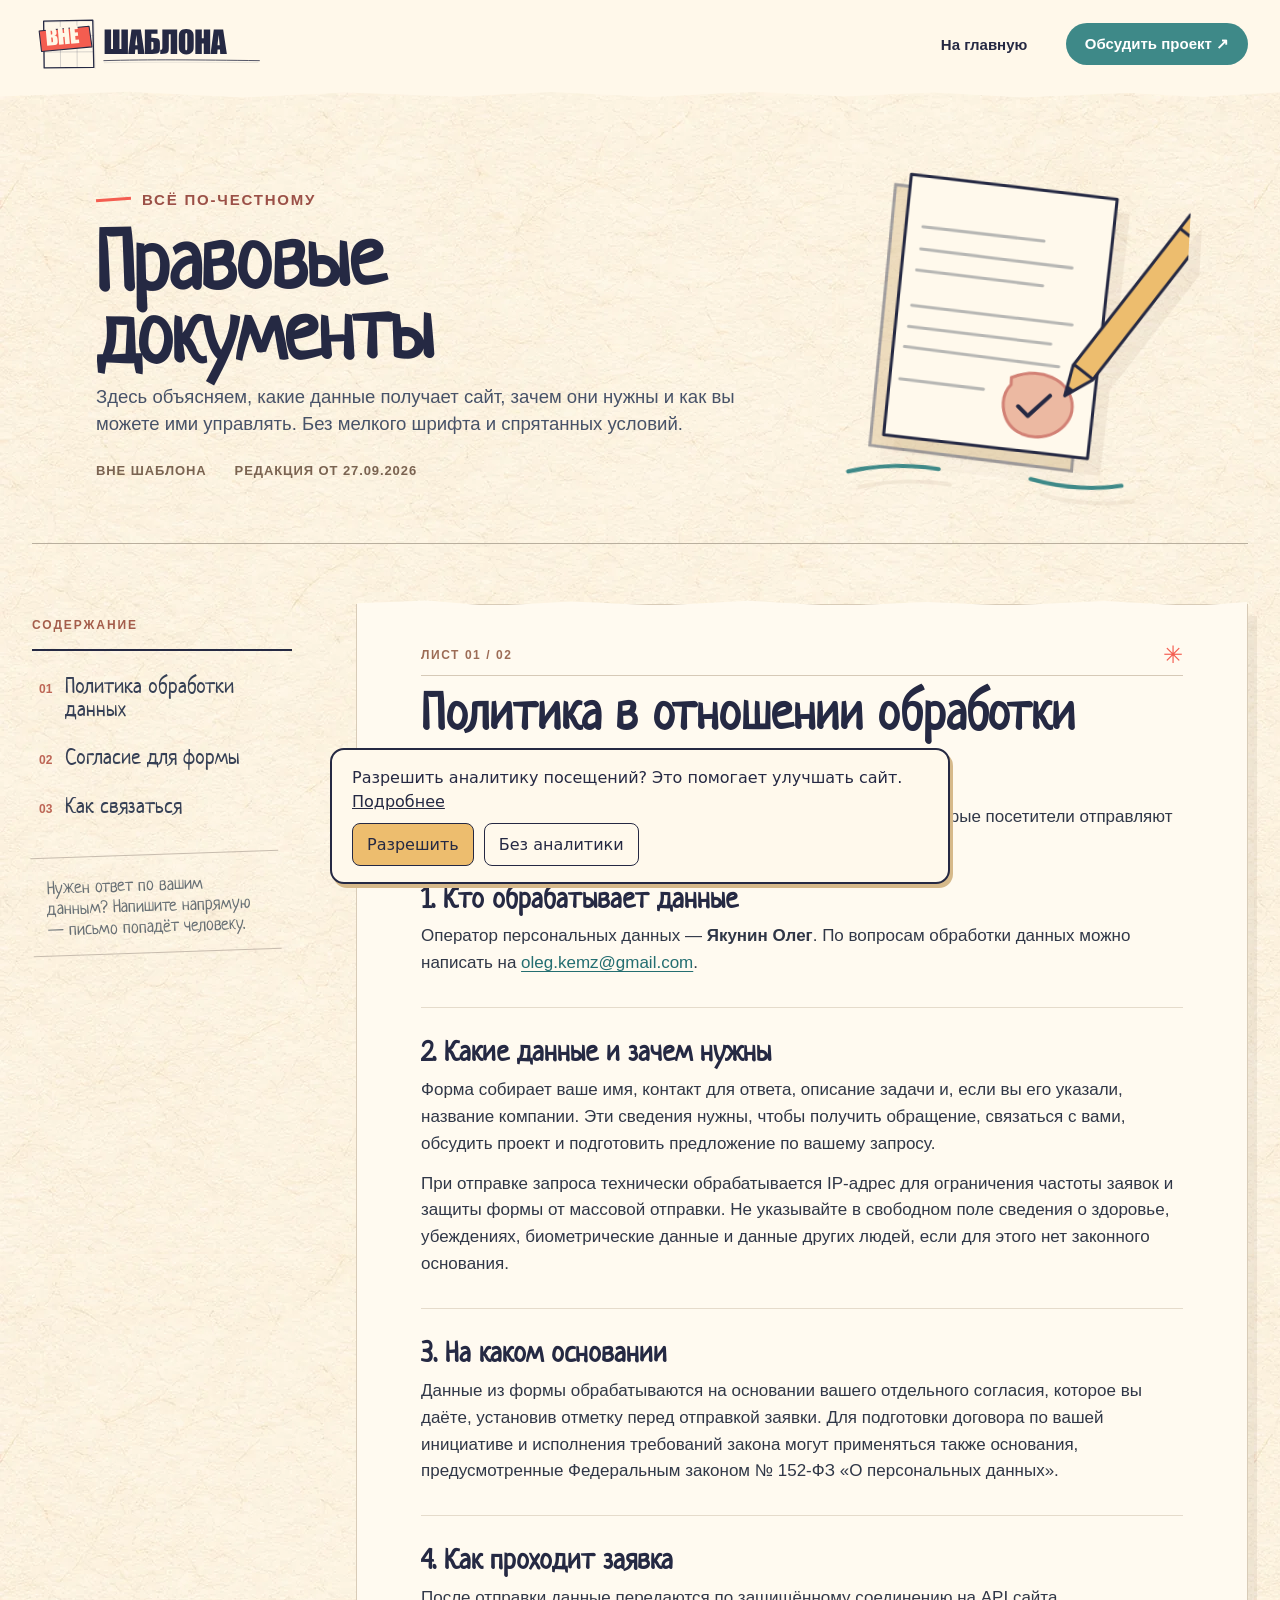
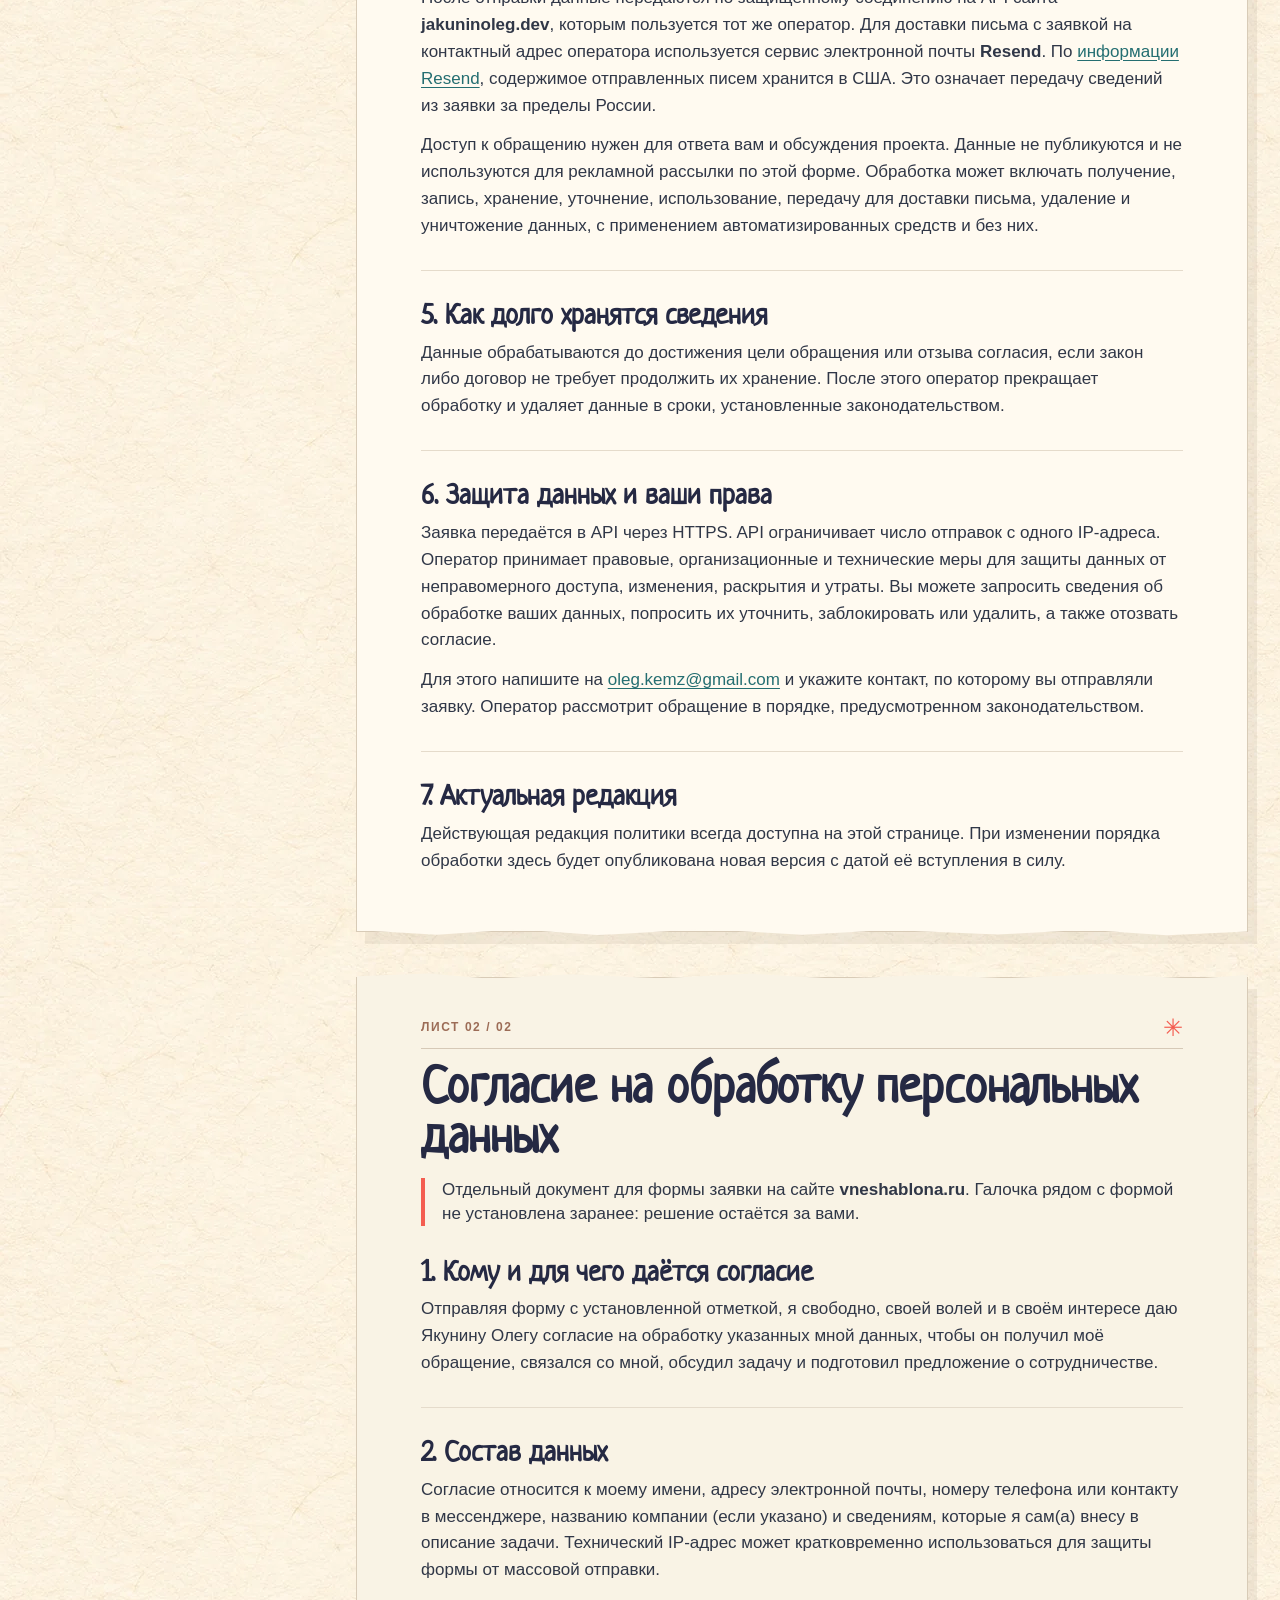
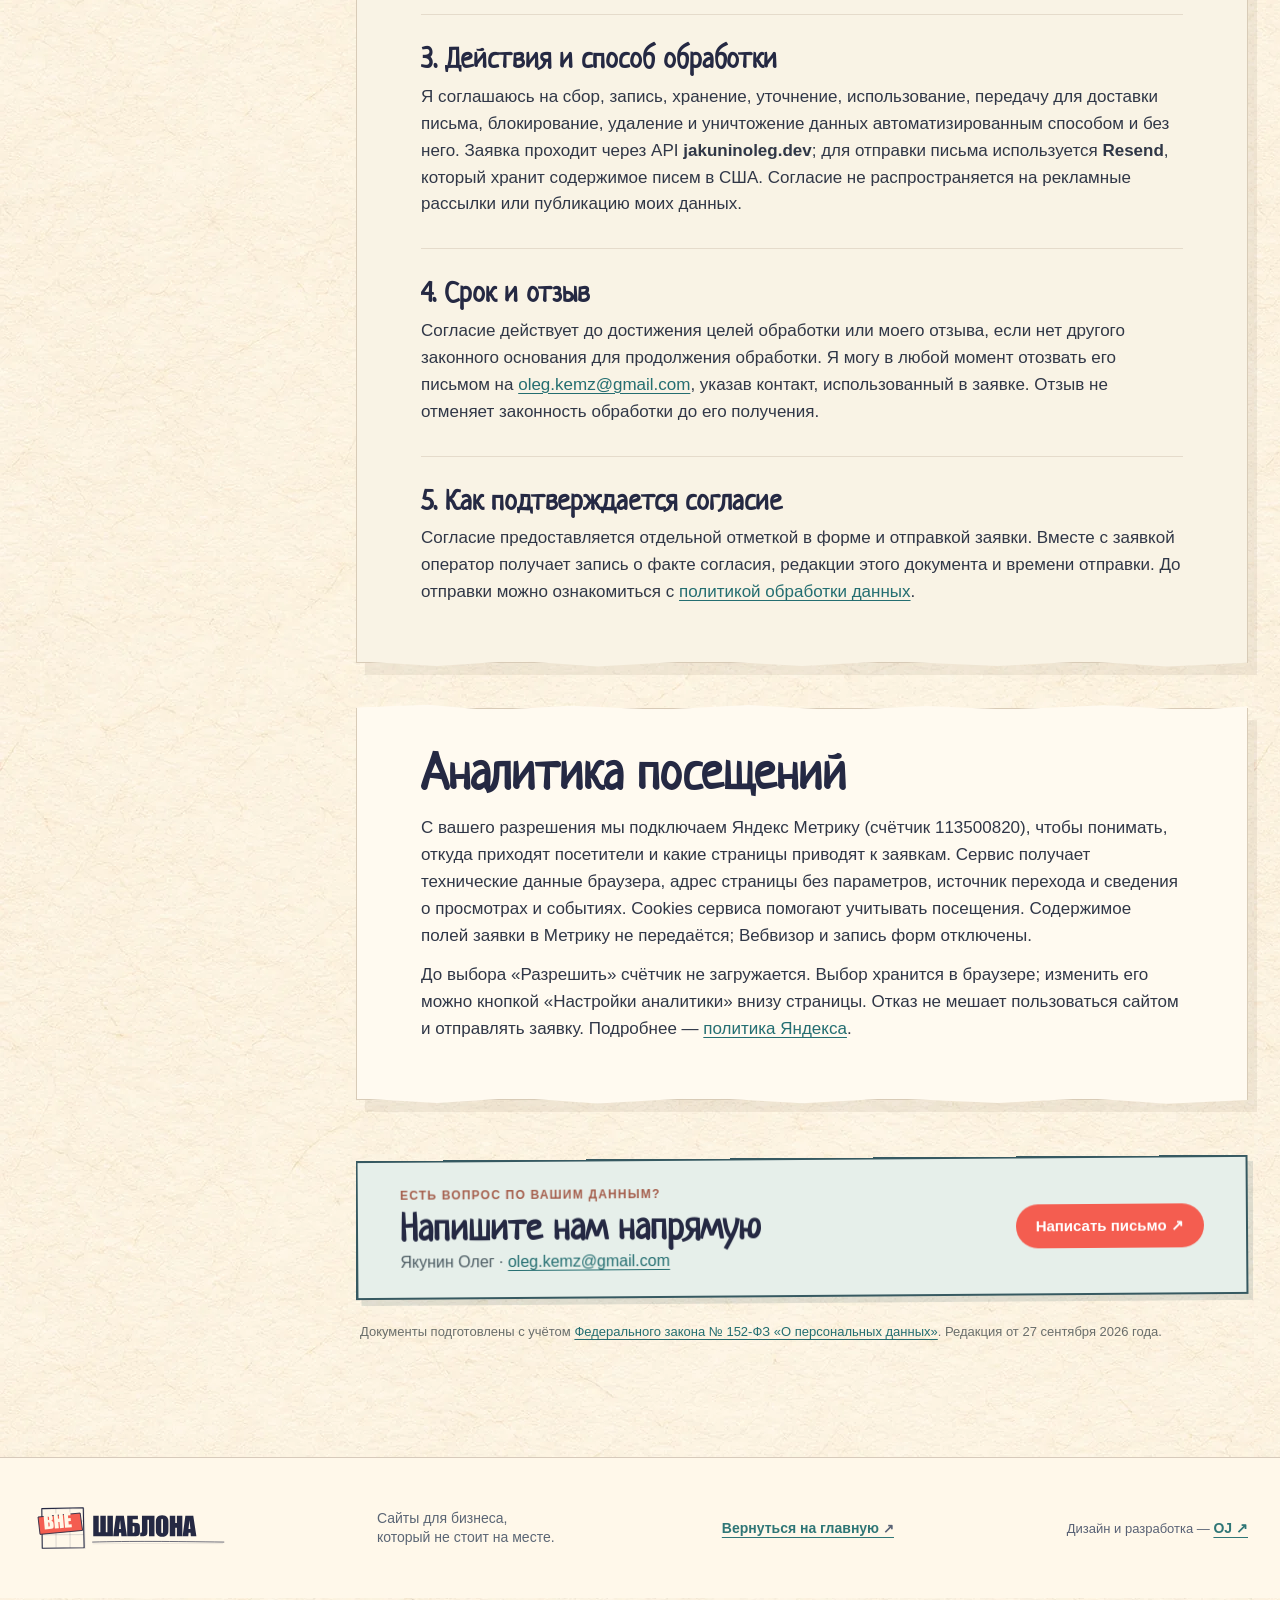
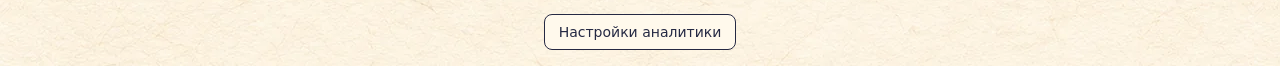
<file: legal/index.html>
<!doctype html>
<html lang="ru">
  <head>
    <meta charset="UTF-8" />
    <meta name="viewport" content="width=device-width, initial-scale=1" />
    <meta name="description" content="Политика обработки персональных данных и согласие для сайта ВНЕ ШАБЛОНА." />
    <meta name="theme-color" content="#f6ecd9" />
    <title>Правовые документы — ВНЕ ШАБЛОНА</title>
    <link rel="canonical" href="https://vneshablona.ru/legal/" />
    <meta property="og:type" content="website" />
    <meta property="og:locale" content="ru_RU" />
    <meta property="og:site_name" content="ВНЕ ШАБЛОНА" />
    <meta property="og:title" content="Правовые документы — ВНЕ ШАБЛОНА" />
    <meta property="og:description" content="Политика обработки персональных данных и согласие для сайта ВНЕ ШАБЛОНА." />
    <meta property="og:url" content="https://vneshablona.ru/legal/" />
    <meta property="og:image" content="https://vneshablona.ru/assets/hero-wide-2k-v8.webp" />
    <meta property="og:image:type" content="image/webp" />
    <meta property="og:image:width" content="1831" />
    <meta property="og:image:height" content="859" />
    <meta property="og:image:alt" content="Иллюстрация сайта ВНЕ ШАБЛОНА о разработке сайтов под бизнес" />
    <meta name="twitter:card" content="summary_large_image" />
    <link rel="icon" type="image/svg+xml" href="/favicon.svg" />
    <link rel="preload" as="font" type="font/woff2" href="/assets/fonts/Neucha-Regular.woff2" crossorigin />
    <link rel="stylesheet" href="/styles.css" />
    <link rel="stylesheet" href="/legal.css" />
    <link rel="stylesheet" href="/analytics.css" />
    <script src="/analytics.js" defer></script>
  </head>
  <body class="legal-page">
    <header class="legal-header">
      <div class="legal-header__inner">
        <a class="legal-header__brand" href="/" aria-label="ВНЕ ШАБЛОНА — на главную"><img src="/assets/logo-vne-shablona.svg" width="920" height="200" alt="ВНЕ ШАБЛОНА" /></a>
        <nav aria-label="Навигация"><a href="/">На главную</a><a href="/#contact" class="legal-header__contact">Обсудить проект <span aria-hidden="true">↗</span></a></nav>
      </div>
    </header>

    <main>
      <div class="legal-intro">
        <div class="legal-intro__copy">
          <p class="legal-kicker"><span class="legal-kicker__dash" aria-hidden="true"></span> Всё по-честному</p>
          <h1>Правовые<br />документы</h1>
          <p>Здесь объясняем, какие данные получает сайт, зачем они нужны и как вы можете ими управлять. Без мелкого шрифта и спрятанных условий.</p>
          <div class="legal-intro__meta"><span>ВНЕ ШАБЛОНА</span><span>Редакция от <time datetime="2026-09-27">27.09.2026</time></span></div>
        </div>
        <svg class="legal-intro__drawing" viewBox="0 0 360 340" role="img" aria-labelledby="drawing-title">
          <title id="drawing-title">Нарисованный лист документа с печатью и карандашом</title>
          <path d="M68 27 266 40 256 300 56 285Z" fill="#d6b98a" opacity=".42" stroke="#252943" stroke-width="3" />
          <path d="M83 16 287 30 271 287 69 274Z" fill="#fff9ec" stroke="#252943" stroke-width="3" stroke-linejoin="round" />
          <path d="M97 67 217 75M96 89 246 100M93 110 218 119M90 145 249 156M88 166 229 176M85 186 238 198M82 218 165 224" fill="none" stroke="#7c8287" stroke-width="3" stroke-linecap="round" opacity=".55" />
          <path d="M192 211c29-13 57 0 61 22s-21 42-48 33c-21-8-25-34-13-48Z" fill="#e7a58b" opacity=".76" stroke="#c45c50" stroke-width="3" />
          <path d="m200 239 10 9 21-21" fill="none" stroke="#252943" stroke-width="4" stroke-linecap="round" stroke-linejoin="round" />
          <g transform="rotate(35 307 140)"><path d="M294 29h24v188l-12 29-12-29Z" fill="#edbd6e" stroke="#252943" stroke-width="3" stroke-linejoin="round" /><path d="M294 46h24M294 216h24" stroke="#252943" stroke-width="3" /><path d="m302 236 4 10 4-10" fill="#252943" /></g>
          <path d="M36 312c33-9 60-10 89-7M216 310c30 7 60 8 90 2" fill="none" stroke="#3e8988" stroke-width="4" stroke-linecap="round" />
        </svg>
      </div>

      <div class="legal-layout">
        <aside class="legal-contents" aria-label="Содержание страницы">
          <p class="legal-contents__caption">Содержание</p>
          <nav aria-label="Правовые документы"><a href="#policy"><span>01</span> Политика обработки данных</a><a href="#consent"><span>02</span> Согласие для формы</a><a href="#contact-operator"><span>03</span> Как связаться</a></nav>
          <p class="legal-contents__note">Нужен ответ по вашим данным? Напишите напрямую — письмо попадёт человеку.</p>
        </aside>

        <div class="legal-documents">
          <article class="legal-document" id="policy" aria-labelledby="policy-title">
            <div class="legal-document__head"><span class="legal-document__number">Лист 01 / 02</span><span class="legal-document__mark" aria-hidden="true">✳</span></div>
            <h2 id="policy-title">Политика в отношении обработки персональных данных</h2>
            <p class="legal-document__lead">Эта политика относится к сайту <strong>vneshablona.ru</strong> и заявкам, которые посетители отправляют через его форму.</p>

            <section><h3>1. Кто обрабатывает данные</h3><p>Оператор персональных данных — <strong>Якунин Олег</strong>. По вопросам обработки данных можно написать на <a href="mailto:oleg.kemz@gmail.com">oleg.kemz@gmail.com</a>.</p></section>
            <section><h3>2. Какие данные и зачем нужны</h3><p>Форма собирает ваше имя, контакт для ответа, описание задачи и, если вы его указали, название компании. Эти сведения нужны, чтобы получить обращение, связаться с вами, обсудить проект и подготовить предложение по вашему запросу.</p><p>При отправке запроса технически обрабатывается IP-адрес для ограничения частоты заявок и защиты формы от массовой отправки. Не указывайте в свободном поле сведения о здоровье, убеждениях, биометрические данные и данные других людей, если для этого нет законного основания.</p></section>
            <section><h3>3. На каком основании</h3><p>Данные из формы обрабатываются на основании вашего отдельного согласия, которое вы даёте, установив отметку перед отправкой заявки. Для подготовки договора по вашей инициативе и исполнения требований закона могут применяться также основания, предусмотренные Федеральным законом № 152-ФЗ «О персональных данных».</p></section>
            <section><h3>4. Как проходит заявка</h3><p>После отправки данные передаются по защищённому соединению на API сайта <strong>jakuninoleg.dev</strong>, которым пользуется тот же оператор. Для доставки письма с заявкой на контактный адрес оператора используется сервис электронной почты <strong>Resend</strong>. По <a href="https://resend.com/security/gdpr" target="_blank" rel="noopener noreferrer">информации Resend</a>, содержимое отправленных писем хранится в США. Это означает передачу сведений из заявки за пределы России.</p><p>Доступ к обращению нужен для ответа вам и обсуждения проекта. Данные не публикуются и не используются для рекламной рассылки по этой форме. Обработка может включать получение, запись, хранение, уточнение, использование, передачу для доставки письма, удаление и уничтожение данных, с применением автоматизированных средств и без них.</p></section>
            <section><h3>5. Как долго хранятся сведения</h3><p>Данные обрабатываются до достижения цели обращения или отзыва согласия, если закон либо договор не требует продолжить их хранение. После этого оператор прекращает обработку и удаляет данные в сроки, установленные законодательством.</p></section>
            <section><h3>6. Защита данных и ваши права</h3><p>Заявка передаётся в API через HTTPS. API ограничивает число отправок с одного IP-адреса. Оператор принимает правовые, организационные и технические меры для защиты данных от неправомерного доступа, изменения, раскрытия и утраты. Вы можете запросить сведения об обработке ваших данных, попросить их уточнить, заблокировать или удалить, а также отозвать согласие.</p><p>Для этого напишите на <a href="mailto:oleg.kemz@gmail.com?subject=%D0%92%D0%BE%D0%BF%D1%80%D0%BE%D1%81%20%D0%BF%D0%BE%20%D0%BF%D0%B5%D1%80%D1%81%D0%BE%D0%BD%D0%B0%D0%BB%D1%8C%D0%BD%D1%8B%D0%BC%20%D0%B4%D0%B0%D0%BD%D0%BD%D1%8B%D0%BC">oleg.kemz@gmail.com</a> и укажите контакт, по которому вы отправляли заявку. Оператор рассмотрит обращение в порядке, предусмотренном законодательством.</p></section>
            <section><h3>7. Актуальная редакция</h3><p>Действующая редакция политики всегда доступна на этой странице. При изменении порядка обработки здесь будет опубликована новая версия с датой её вступления в силу.</p></section>
          </article>

          <article class="legal-document legal-document--consent" id="consent" aria-labelledby="consent-title">
            <div class="legal-document__head"><span class="legal-document__number">Лист 02 / 02</span><span class="legal-document__mark" aria-hidden="true">✳</span></div>
            <h2 id="consent-title">Согласие на обработку персональных данных</h2>
            <p class="legal-document__lead">Отдельный документ для формы заявки на сайте <strong>vneshablona.ru</strong>. Галочка рядом с формой не установлена заранее: решение остаётся за вами.</p>
            <section><h3>1. Кому и для чего даётся согласие</h3><p>Отправляя форму с установленной отметкой, я свободно, своей волей и в своём интересе даю Якунину Олегу согласие на обработку указанных мной данных, чтобы он получил моё обращение, связался со мной, обсудил задачу и подготовил предложение о сотрудничестве.</p></section>
            <section><h3>2. Состав данных</h3><p>Согласие относится к моему имени, адресу электронной почты, номеру телефона или контакту в мессенджере, названию компании (если указано) и сведениям, которые я сам(а) внесу в описание задачи. Технический IP-адрес может кратковременно использоваться для защиты формы от массовой отправки.</p></section>
            <section><h3>3. Действия и способ обработки</h3><p>Я соглашаюсь на сбор, запись, хранение, уточнение, использование, передачу для доставки письма, блокирование, удаление и уничтожение данных автоматизированным способом и без него. Заявка проходит через API <strong>jakuninoleg.dev</strong>; для отправки письма используется <strong>Resend</strong>, который хранит содержимое писем в США. Согласие не распространяется на рекламные рассылки или публикацию моих данных.</p></section>
            <section><h3>4. Срок и отзыв</h3><p>Согласие действует до достижения целей обработки или моего отзыва, если нет другого законного основания для продолжения обработки. Я могу в любой момент отозвать его письмом на <a href="mailto:oleg.kemz@gmail.com?subject=%D0%9E%D1%82%D0%B7%D1%8B%D0%B2%20%D1%81%D0%BE%D0%B3%D0%BB%D0%B0%D1%81%D0%B8%D1%8F">oleg.kemz@gmail.com</a>, указав контакт, использованный в заявке. Отзыв не отменяет законность обработки до его получения.</p></section>
            <section><h3>5. Как подтверждается согласие</h3><p>Согласие предоставляется отдельной отметкой в форме и отправкой заявки. Вместе с заявкой оператор получает запись о факте согласия, редакции этого документа и времени отправки. До отправки можно ознакомиться с <a href="#policy">политикой обработки данных</a>.</p></section>
          </article>

          <article class="legal-document" id="analytics"><h2>Аналитика посещений</h2><p>С вашего разрешения мы подключаем Яндекс Метрику (счётчик 113500820), чтобы понимать, откуда приходят посетители и какие страницы приводят к заявкам. Сервис получает технические данные браузера, адрес страницы без параметров, источник перехода и сведения о просмотрах и событиях. Cookies сервиса помогают учитывать посещения. Содержимое полей заявки в Метрику не передаётся; Вебвизор и запись форм отключены.</p><p>До выбора «Разрешить» счётчик не загружается. Выбор хранится в браузере; изменить его можно кнопкой «Настройки аналитики» внизу страницы. Отказ не мешает пользоваться сайтом и отправлять заявку. Подробнее — <a href="https://yandex.ru/legal/confidential/" target="_blank" rel="noopener noreferrer">политика Яндекса</a>.</p></article>
          <section class="legal-contact" id="contact-operator" aria-labelledby="legal-contact-title"><div><p class="legal-contact__eyebrow">Есть вопрос по вашим данным?</p><h2 id="legal-contact-title">Напишите нам напрямую</h2><p>Якунин Олег · <a href="mailto:oleg.kemz@gmail.com">oleg.kemz@gmail.com</a></p></div><a class="legal-contact__button" href="mailto:oleg.kemz@gmail.com?subject=%D0%92%D0%BE%D0%BF%D1%80%D0%BE%D1%81%20%D0%BF%D0%BE%20%D0%B4%D0%B0%D0%BD%D0%BD%D1%8B%D0%BC">Написать письмо <span aria-hidden="true">↗</span></a></section>
          <p class="legal-source">Документы подготовлены с учётом <a href="https://mintrud.gov.ru/docs/laws/130" target="_blank" rel="noopener noreferrer">Федерального закона № 152-ФЗ «О персональных данных»</a>. Редакция от <time datetime="2026-09-27">27 сентября 2026 года</time>.</p>
        </div>
      </div>
    </main>

    <footer class="legal-footer"><div class="legal-footer__inner"><a href="/" class="legal-footer__logo" aria-label="ВНЕ ШАБЛОНА — на главную"><img src="/assets/logo-vne-shablona.svg" width="920" height="200" alt="ВНЕ ШАБЛОНА" /></a><p>Сайты для бизнеса,<br />который не стоит на месте.</p><a href="/">Вернуться на главную <span aria-hidden="true">↗</span></a><span>Дизайн и разработка — <a href="https://jakuninoleg.dev/ru" target="_blank" rel="noopener noreferrer">OJ ↗</a></span></div></footer>
  </body>
</html>
</file>
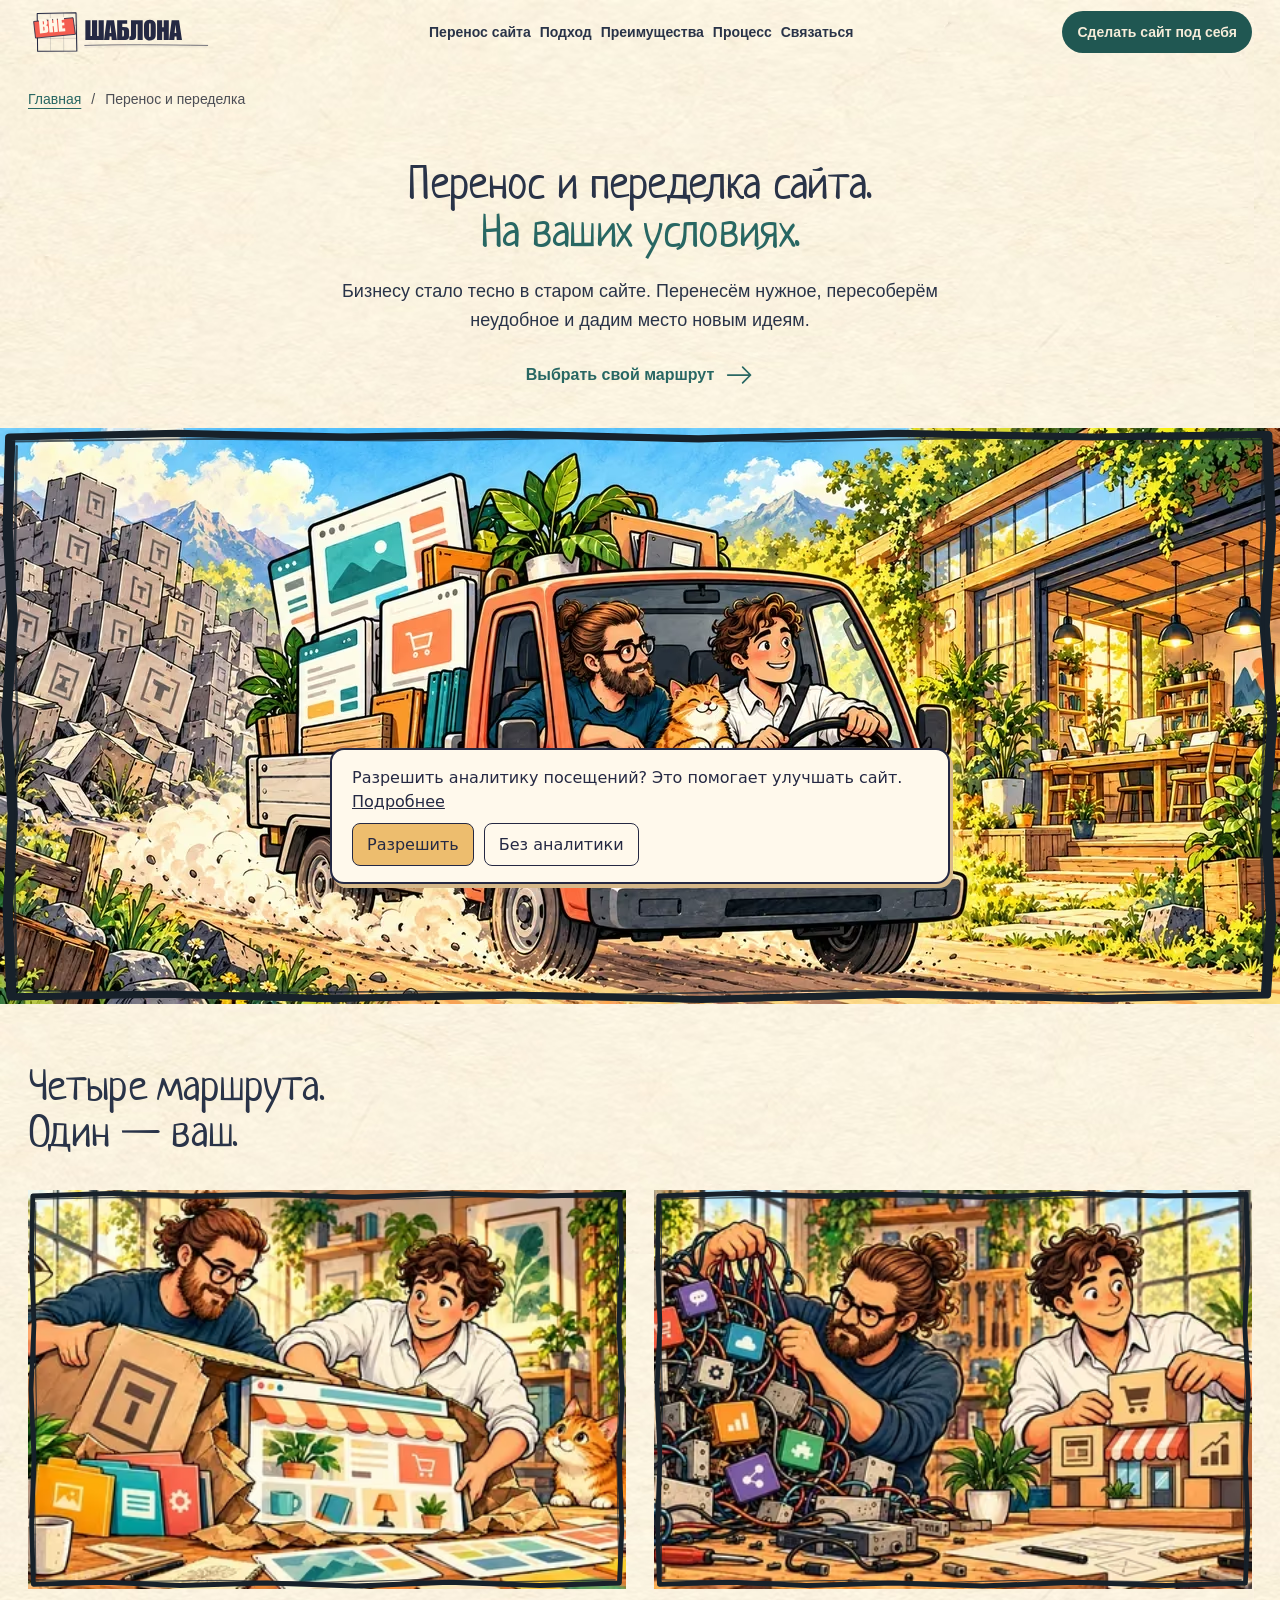
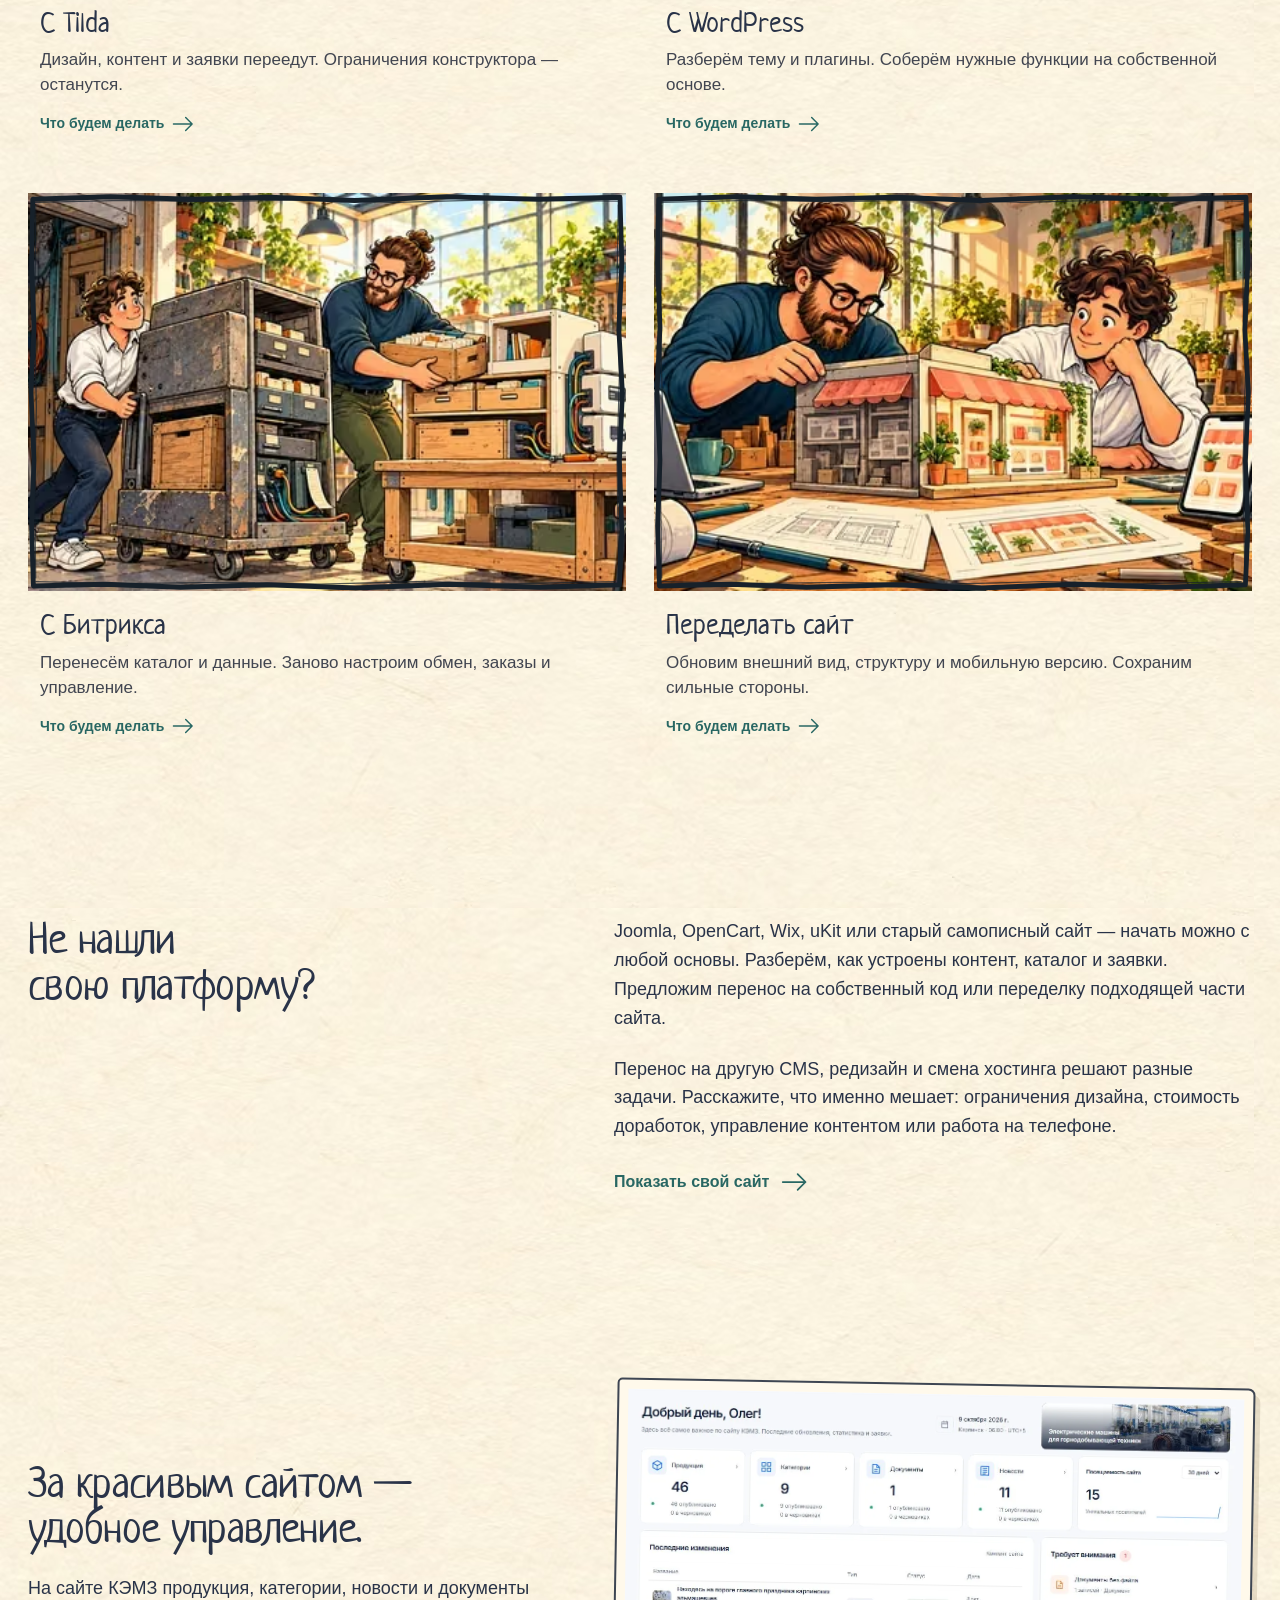
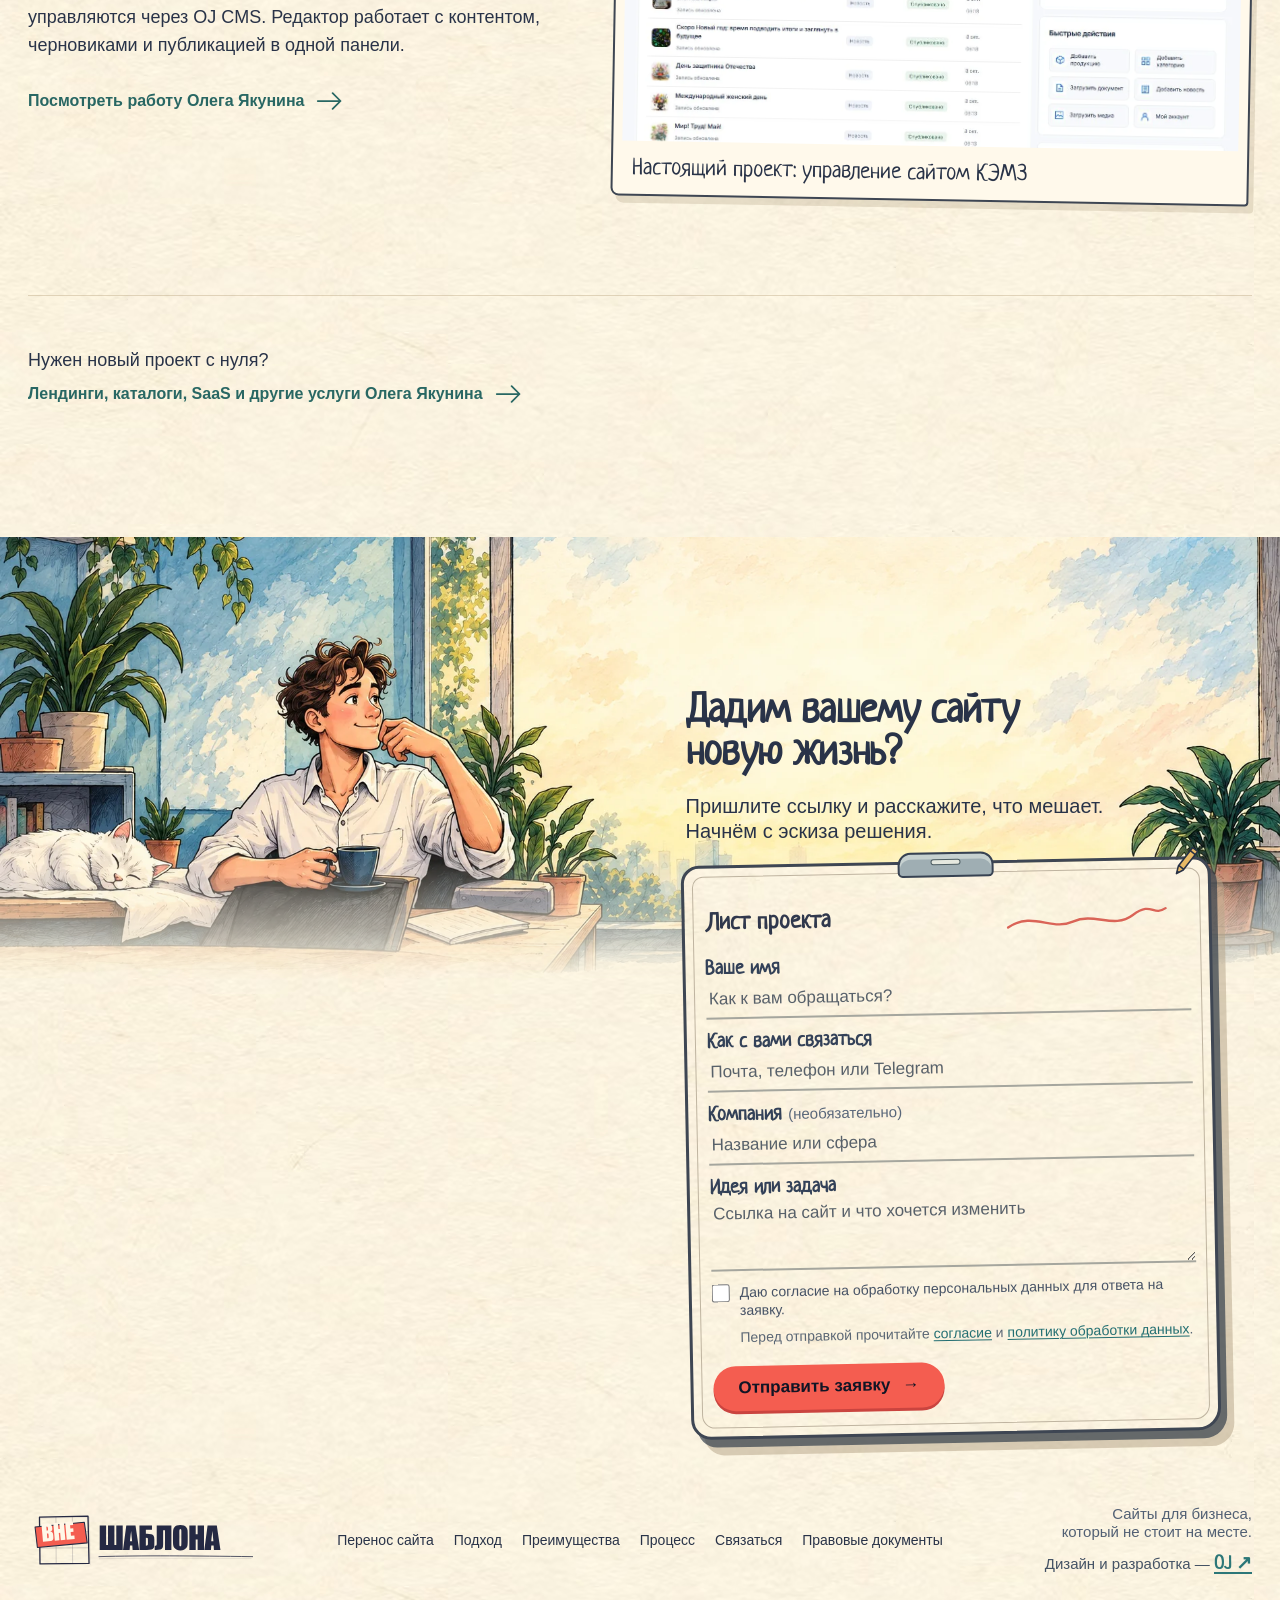
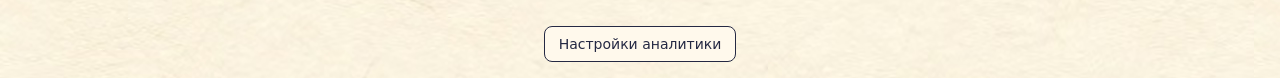
<file: uslugi/index.html>
<!doctype html>
<html lang="ru"><head><meta charset="utf-8" /><meta name="viewport" content="width=device-width, initial-scale=1" />
<title>Перенос и переделка сайтов: Tilda, WordPress, Битрикс — ВНЕ ШАБЛОНА</title><meta name="description" content="Перенос сайтов с Tilda, WordPress и Битрикса, переделка и редизайн: собственный код, CMS, каталог и работающие формы. Выберите задачу для вашего сайта." /><link rel="canonical" href="https://vneshablona.ru/uslugi/" />
<meta name="theme-color" content="#f6ecd9" /><meta property="og:type" content="website" /><meta property="og:locale" content="ru_RU" /><meta property="og:site_name" content="ВНЕ ШАБЛОНА" /><meta property="og:title" content="Перенос и переделка сайтов: Tilda, WordPress, Битрикс — ВНЕ ШАБЛОНА" /><meta property="og:description" content="Перенос сайтов с Tilda, WordPress и Битрикса, переделка и редизайн: собственный код, CMS, каталог и работающие формы. Выберите задачу для вашего сайта." /><meta property="og:url" content="https://vneshablona.ru/uslugi/" /><meta property="og:image" content="https://vneshablona.ru/assets/service-migration.webp" /><meta name="twitter:card" content="summary_large_image" />
<link rel="icon" type="image/svg+xml" href="/favicon.svg" /><link rel="preload" as="font" type="font/woff2" href="/assets/fonts/Neucha-Regular.woff2" crossorigin />
<link rel="stylesheet" href="/site.min.css?v=perf-20261025b" />
<script type="application/ld+json">{"@context": "https://schema.org", "@graph": [{"@type": "WebPage", "@id": "https://vneshablona.ru/uslugi/#page", "url": "https://vneshablona.ru/uslugi/", "name": "Перенос и переделка сайтов: Tilda, WordPress, Битрикс — ВНЕ ШАБЛОНА", "description": "Перенос сайтов с Tilda, WordPress и Битрикса, переделка и редизайн: собственный код, CMS, каталог и работающие формы. Выберите задачу для вашего сайта.", "inLanguage": "ru"}, {"@type": "BreadcrumbList", "itemListElement": [{"@type": "ListItem", "position": 1, "name": "Главная", "item": "https://vneshablona.ru/"}, {"@type": "ListItem", "position": 2, "name": "Перенос и переделка сайтов", "item": "https://vneshablona.ru/uslugi/"}]}, {"@type": "Person", "@id": "https://jakuninoleg.dev/#person", "name": "Олег Якунин", "url": "https://jakuninoleg.dev/ru"}, {"@type": "ItemList", "itemListElement": [{"@type": "ListItem", "position": 1, "name": "Перенос сайта с Tilda", "url": "https://vneshablona.ru/uslugi/perenos-saita-s-tilda/"}, {"@type": "ListItem", "position": 2, "name": "Переработка сайта на WordPress", "url": "https://vneshablona.ru/uslugi/pererabotka-saita-na-wordpress/"}, {"@type": "ListItem", "position": 3, "name": "Перенос сайта с 1С-Битрикс", "url": "https://vneshablona.ru/uslugi/perenos-saita-s-bitriks/"}, {"@type": "ListItem", "position": 4, "name": "Переделка и редизайн сайта", "url": "https://vneshablona.ru/uslugi/peredelka-i-redizain-saita/"}]}]}</script><script src="/script.js" defer></script><script src="/analytics.js" defer></script></head>
<body class="service-page"><a class="skip-service" href="#main">К содержимому</a><header class="site-header" id="top">
      <div class="site-header__inner">
        <a class="brand" href="/#top" aria-label="ВНЕ ШАБЛОНА — наверх">
          <img
            src="/assets/logo-vne-shablona.svg"
            width="920"
            height="200"
            alt="ВНЕ ШАБЛОНА"
          />
        </a>

        <button
          class="menu-toggle"
          type="button"
          aria-label="Открыть меню"
          aria-controls="site-nav"
          aria-expanded="false"
        >
          <span></span><span></span><span></span>
        </button>

        <nav class="site-nav" id="site-nav" aria-label="Навигация по странице">
          <a href="/uslugi/">Перенос сайта</a>
          <a href="/#approach">Подход</a>
          <a href="/#benefits">Преимущества</a>
          <a href="/#process">Процесс</a>
          <a href="#contact">Связаться</a>
          <a class="site-nav__cta" href="#contact">Сделать сайт под себя</a>
        </nav>

        <a class="site-header__cta" href="#contact">Сделать сайт под себя</a>
      </div>
    </header><main id="main"><nav class="service-breadcrumbs section-inner" aria-label="Хлебные крошки"><a href="/">Главная</a><span aria-hidden="true">/</span><span aria-current="page">Перенос и переделка</span></nav><div class="migration-intro"><div class="migration-intro__copy section-inner"><h1 id="migration-title">Перенос и переделка сайта.<br /><em>На ваших условиях.</em></h1><p>Бизнесу стало тесно в старом сайте. Перенесём нужное, пересоберём неудобное и дадим место новым идеям.</p><a class="service-text-link" href="#routes">Выбрать свой маршрут <svg viewBox="0 0 32 24" width="32" height="24" aria-hidden="true"><path d="M2 12h26M19 3l9 9-9 9" fill="none" stroke="currentColor" stroke-width="2" stroke-linecap="round" stroke-linejoin="round"/></svg></a></div><figure class="service-panorama"><div class="service-panorama__frame"><picture><source type="image/avif" srcset="/assets/service-migration-640.avif 640w, /assets/service-migration-1280.avif 1280w, /assets/service-migration.avif 1870w" sizes="100vw" /><img src="/assets/service-migration.webp" srcset="/assets/service-migration-640.webp 640w, /assets/service-migration-1280.webp 1280w, /assets/service-migration.webp 1870w" sizes="100vw" width="1870" height="841" alt="Владелец бизнеса, разработчик и кот перевозят сайт из коробок конструктора в открытую мастерскую" fetchpriority="high" decoding="async" /></picture></div></figure></div><section class="migration-catalog section-inner" id="routes" aria-labelledby="routes-title"><h2 id="routes-title">Четыре маршрута.<br />Один — ваш.</h2><div class="migration-routes"><a class="migration-route" href="/uslugi/perenos-saita-s-tilda/"><div class="migration-route__art"><picture><source type="image/avif" srcset="/assets/service-tilda-640.avif 640w, /assets/service-tilda-1280.avif 1280w, /assets/service-tilda.avif 1870w" sizes="(max-width: 760px) 100vw, (max-width: 1500px) 48vw, 700px" /><img src="/assets/service-tilda.webp" srcset="/assets/service-tilda-640.webp 640w, /assets/service-tilda-1280.webp 1280w, /assets/service-tilda.webp 1870w" sizes="(max-width: 760px) 100vw, (max-width: 1500px) 48vw, 700px" width="1870" height="841" alt="" loading="lazy" decoding="async" /></picture></div><div class="migration-route__copy"><h3>С Tilda</h3><p>Дизайн, контент и заявки переедут. Ограничения конструктора — останутся.</p><span class="service-text-link">Что будем делать <svg viewBox="0 0 32 24" width="32" height="24" aria-hidden="true"><path d="M2 12h26M19 3l9 9-9 9" fill="none" stroke="currentColor" stroke-width="2" stroke-linecap="round" stroke-linejoin="round"/></svg></span></div></a><a class="migration-route" href="/uslugi/pererabotka-saita-na-wordpress/"><div class="migration-route__art"><picture><source type="image/avif" srcset="/assets/service-wordpress-640.avif 640w, /assets/service-wordpress-1280.avif 1280w, /assets/service-wordpress.avif 1870w" sizes="(max-width: 760px) 100vw, (max-width: 1500px) 48vw, 700px" /><img src="/assets/service-wordpress.webp" srcset="/assets/service-wordpress-640.webp 640w, /assets/service-wordpress-1280.webp 1280w, /assets/service-wordpress.webp 1870w" sizes="(max-width: 760px) 100vw, (max-width: 1500px) 48vw, 700px" width="1870" height="841" alt="" loading="lazy" decoding="async" /></picture></div><div class="migration-route__copy"><h3>С WordPress</h3><p>Разберём тему и плагины. Соберём нужные функции на собственной основе.</p><span class="service-text-link">Что будем делать <svg viewBox="0 0 32 24" width="32" height="24" aria-hidden="true"><path d="M2 12h26M19 3l9 9-9 9" fill="none" stroke="currentColor" stroke-width="2" stroke-linecap="round" stroke-linejoin="round"/></svg></span></div></a><a class="migration-route" href="/uslugi/perenos-saita-s-bitriks/"><div class="migration-route__art"><picture><source type="image/avif" srcset="/assets/service-bitrix-640.avif 640w, /assets/service-bitrix-1280.avif 1280w, /assets/service-bitrix.avif 1870w" sizes="(max-width: 760px) 100vw, (max-width: 1500px) 48vw, 700px" /><img src="/assets/service-bitrix.webp" srcset="/assets/service-bitrix-640.webp 640w, /assets/service-bitrix-1280.webp 1280w, /assets/service-bitrix.webp 1870w" sizes="(max-width: 760px) 100vw, (max-width: 1500px) 48vw, 700px" width="1870" height="841" alt="" loading="lazy" decoding="async" /></picture></div><div class="migration-route__copy"><h3>С Битрикса</h3><p>Перенесём каталог и данные. Заново настроим обмен, заказы и управление.</p><span class="service-text-link">Что будем делать <svg viewBox="0 0 32 24" width="32" height="24" aria-hidden="true"><path d="M2 12h26M19 3l9 9-9 9" fill="none" stroke="currentColor" stroke-width="2" stroke-linecap="round" stroke-linejoin="round"/></svg></span></div></a><a class="migration-route" href="/uslugi/peredelka-i-redizain-saita/"><div class="migration-route__art"><picture><source type="image/avif" srcset="/assets/service-redesign-640.avif 640w, /assets/service-redesign-1280.avif 1280w, /assets/service-redesign.avif 1869w" sizes="(max-width: 760px) 100vw, (max-width: 1500px) 48vw, 700px" /><img src="/assets/service-redesign.webp" srcset="/assets/service-redesign-640.webp 640w, /assets/service-redesign-1280.webp 1280w, /assets/service-redesign.webp 1869w" sizes="(max-width: 760px) 100vw, (max-width: 1500px) 48vw, 700px" width="1869" height="842" alt="" loading="lazy" decoding="async" /></picture></div><div class="migration-route__copy"><h3>Переделать сайт</h3><p>Обновим внешний вид, структуру и мобильную версию. Сохраним сильные стороны.</p><span class="service-text-link">Что будем делать <svg viewBox="0 0 32 24" width="32" height="24" aria-hidden="true"><path d="M2 12h26M19 3l9 9-9 9" fill="none" stroke="currentColor" stroke-width="2" stroke-linecap="round" stroke-linejoin="round"/></svg></span></div></a></div></section>
<section class="service-feature section-inner"><h2>Не нашли<br />свою платформу?</h2><div><p>Joomla, OpenCart, Wix, uKit или старый самописный сайт — начать можно с любой основы. Разберём, как устроены контент, каталог и заявки. Предложим перенос на собственный код или переделку подходящей части сайта.</p><p>Перенос на другую CMS, редизайн и смена хостинга решают разные задачи. Расскажите, что именно мешает: ограничения дизайна, стоимость доработок, управление контентом или работа на телефоне.</p><a class="service-text-link" href="#contact">Показать свой сайт <svg viewBox="0 0 32 24" width="32" height="24" aria-hidden="true"><path d="M2 12h26M19 3l9 9-9 9" fill="none" stroke="currentColor" stroke-width="2" stroke-linecap="round" stroke-linejoin="round"/></svg></a></div></section><section class="service-proof section-inner" aria-labelledby="proof-title"><div><h2 id="proof-title">За красивым сайтом —<br />удобное управление.</h2><p>На сайте КЭМЗ продукция, категории, новости и документы управляются через OJ CMS. Редактор работает с контентом, черновиками и публикацией в одной панели.</p><a class="service-text-link" href="https://jakuninoleg.dev/ru/work/aokemz">Посмотреть работу Олега Якунина <svg viewBox="0 0 32 24" width="32" height="24" aria-hidden="true"><path d="M2 12h26M19 3l9 9-9 9" fill="none" stroke="currentColor" stroke-width="2" stroke-linecap="round" stroke-linejoin="round"/></svg></a></div><figure><img src="/assets/kemz-cms.webp" width="1265" height="723" loading="lazy" alt="Панель OJ CMS сайта КЭМЗ: продукция, категории, новости и последние изменения" /><figcaption>Настоящий проект: управление сайтом КЭМЗ</figcaption></figure></section><aside class="service-related section-inner"><p>Нужен новый проект с нуля? <a class="service-text-link" href="https://jakuninoleg.dev/ru/services">Лендинги, каталоги, SaaS и другие услуги Олега Якунина <svg viewBox="0 0 32 24" width="32" height="24" aria-hidden="true"><path d="M2 12h26M19 3l9 9-9 9" fill="none" stroke="currentColor" stroke-width="2" stroke-linecap="round" stroke-linejoin="round"/></svg></a></p></aside><section class="contact" id="contact" aria-labelledby="contact-title">
        <div class="contact__inner">
          <img class="contact__art" src="/assets/contact-studio-extended.webp" width="1899" height="828" loading="lazy" alt="Владелец бизнеса с чашкой кофе в уютной мастерской, рядом спит кот." />
          <img class="contact__art-overlap" src="/assets/contact-studio-extended.webp" width="1899" height="828" loading="lazy" alt="" aria-hidden="true" />
          <p class="contact__conversation">Мой бизнес,<br />мой сайт,<br />мои правила.</p>
          <div class="contact__content">
            <h2 id="contact-title">Дадим вашему сайту<br />новую жизнь?</h2>
            <p>Пришлите ссылку и расскажите, что мешает. Начнём с эскиза решения.</p>
            <div class="sketch-tablet">
              <span class="sketch-tablet__clip" aria-hidden="true"></span>
              <div class="sketch-tablet__head">
                <span>Лист проекта</span>
                <svg viewBox="0 0 220 64" aria-hidden="true" focusable="false">
                  <path class="sketch-tablet__stroke" d="M8 47 C40 26 63 53 91 41 S143 52 168 34 S193 37 210 26" />
                  <g class="sketch-tablet__pencil" transform="translate(185 7) rotate(39 9 20)">
                    <path d="M5 3 13 3 13 33 9 42 5 33Z" fill="#e8b965" stroke="#273044" stroke-width="2" stroke-linejoin="round" />
                    <path d="M5 8 13 8 M5 32 13 32" fill="none" stroke="#273044" stroke-width="2" />
                    <path d="M7 38 9 42 11 38" fill="#273044" />
                  </g>
                </svg>
              </div>
              <form class="contact__form" id="lead-form" aria-label="Заявка на обсуждение проекта">
                <input type="hidden" name="Направление" value="Перенос и переделка сайтов" /><label>Ваше имя<input type="text" name="Имя" autocomplete="name" placeholder="Как к вам обращаться?" maxlength="100" required /></label>
                <label>Как с вами связаться<input type="text" name="Контакт" placeholder="Почта, телефон или Telegram" maxlength="200" required /></label>
                <label>Компания <span class="contact__optional">(необязательно)</span><input type="text" name="Компания" autocomplete="organization" placeholder="Название или сфера" maxlength="120" /></label>
                <label>Идея или задача<textarea name="Задача" rows="3" placeholder="Ссылка на сайт и что хочется изменить" maxlength="4000" required></textarea></label>
                <label class="contact__consent"><input type="checkbox" required /><span>Даю согласие на обработку персональных данных для ответа на заявку.</span></label>
                <p class="contact__legal-links">Перед отправкой прочитайте <a href="/legal/#consent" target="_blank" rel="noopener noreferrer">согласие</a> и <a href="/legal/#policy" target="_blank" rel="noopener noreferrer">политику обработки данных</a>.</p>
                <button class="pill-button" type="submit"><span class="contact__submit-label">Отправить заявку</span> <span aria-hidden="true">→</span></button>
                <p class="contact__form-status" role="status" aria-live="polite"></p>
              </form>
            </div>
          </div>
        </div>
      </section></main><footer class="site-footer"><div class="section-inner site-footer__inner"><a class="brand brand--footer" href="/#top" aria-label="ВНЕ ШАБЛОНА — наверх"><img src="/assets/logo-vne-shablona.svg" width="920" height="200" alt="ВНЕ ШАБЛОНА" /></a><nav aria-label="Навигация внизу страницы"><a href="/uslugi/">Перенос сайта</a><a href="/#approach">Подход</a><a href="/#benefits">Преимущества</a><a href="/#process">Процесс</a><a href="#contact">Связаться</a><a href="/legal/">Правовые документы</a></nav><div class="site-footer__end"><p>Сайты для бизнеса,<br />который не стоит на месте.</p><p class="site-footer__credit">Дизайн и разработка — <a href="https://jakuninoleg.dev/ru" target="_blank" rel="noopener noreferrer">OJ ↗</a></p></div></div></footer></body></html>
</file>
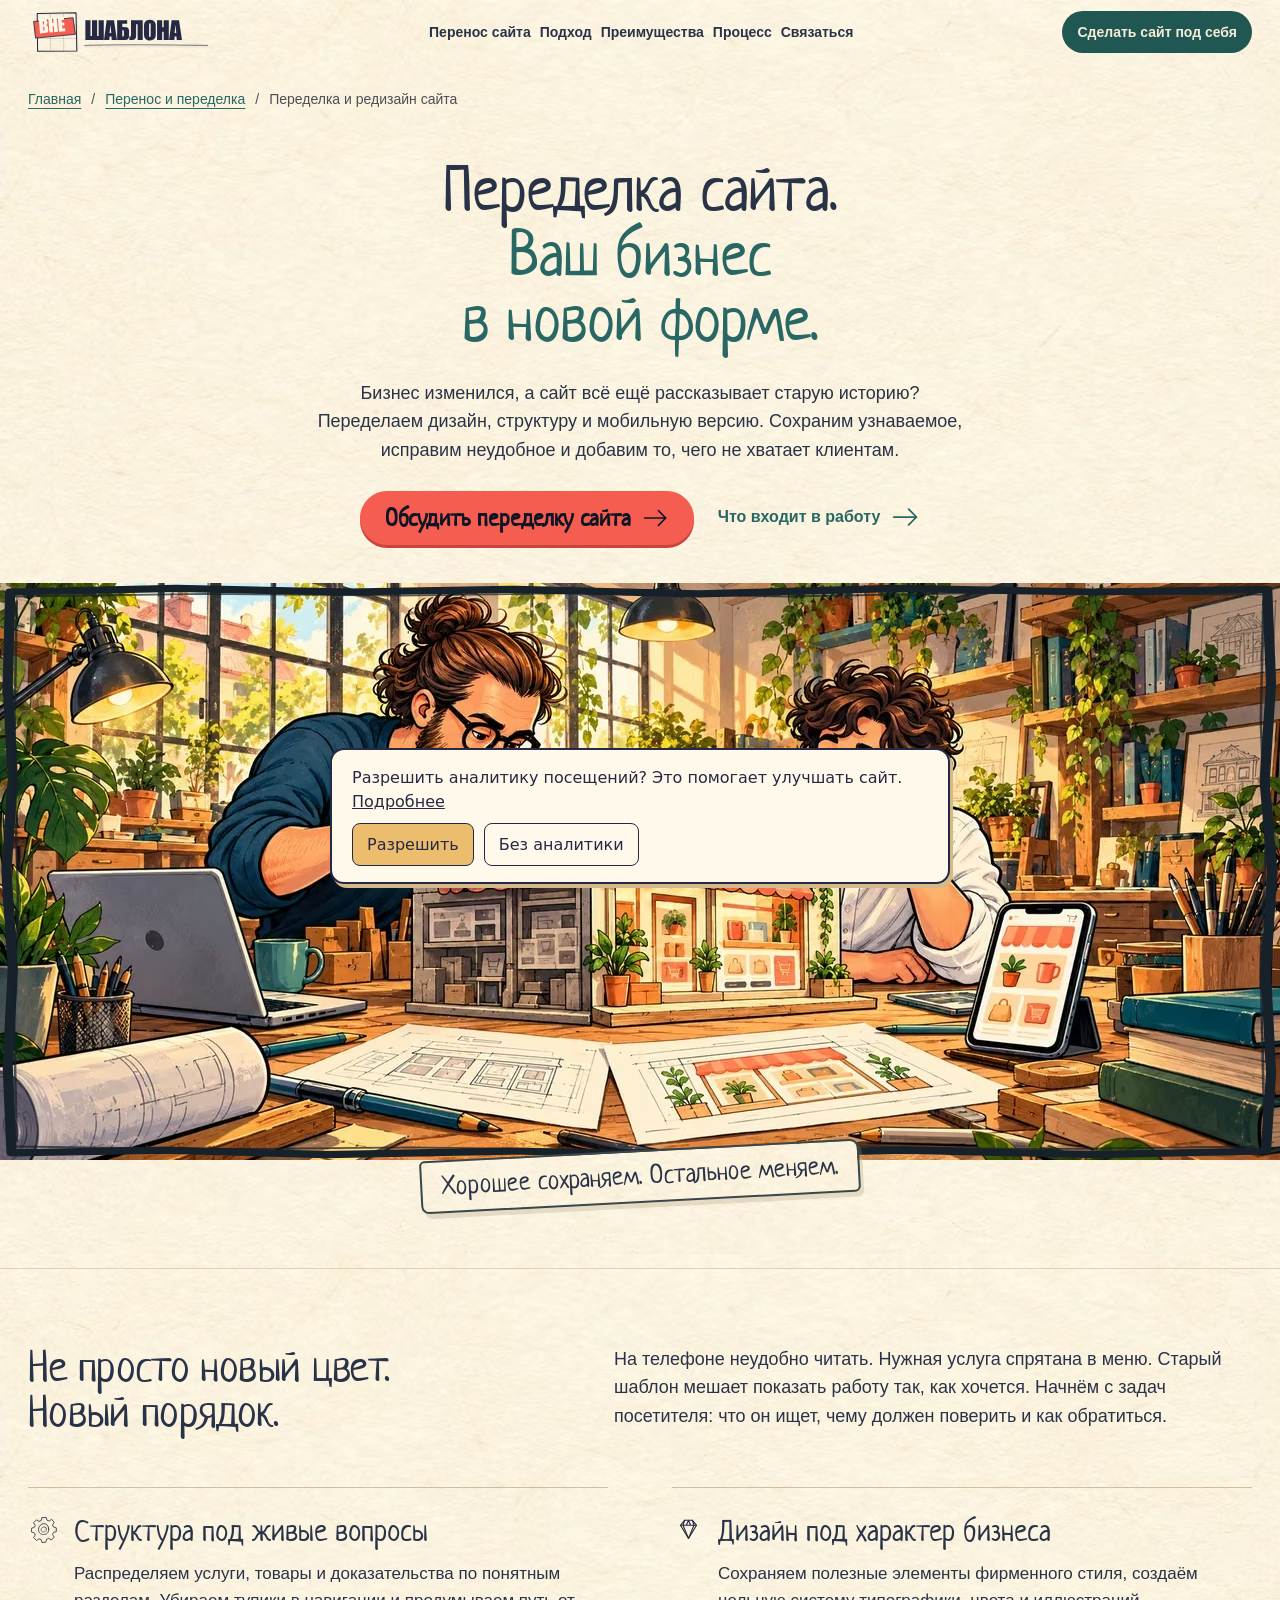
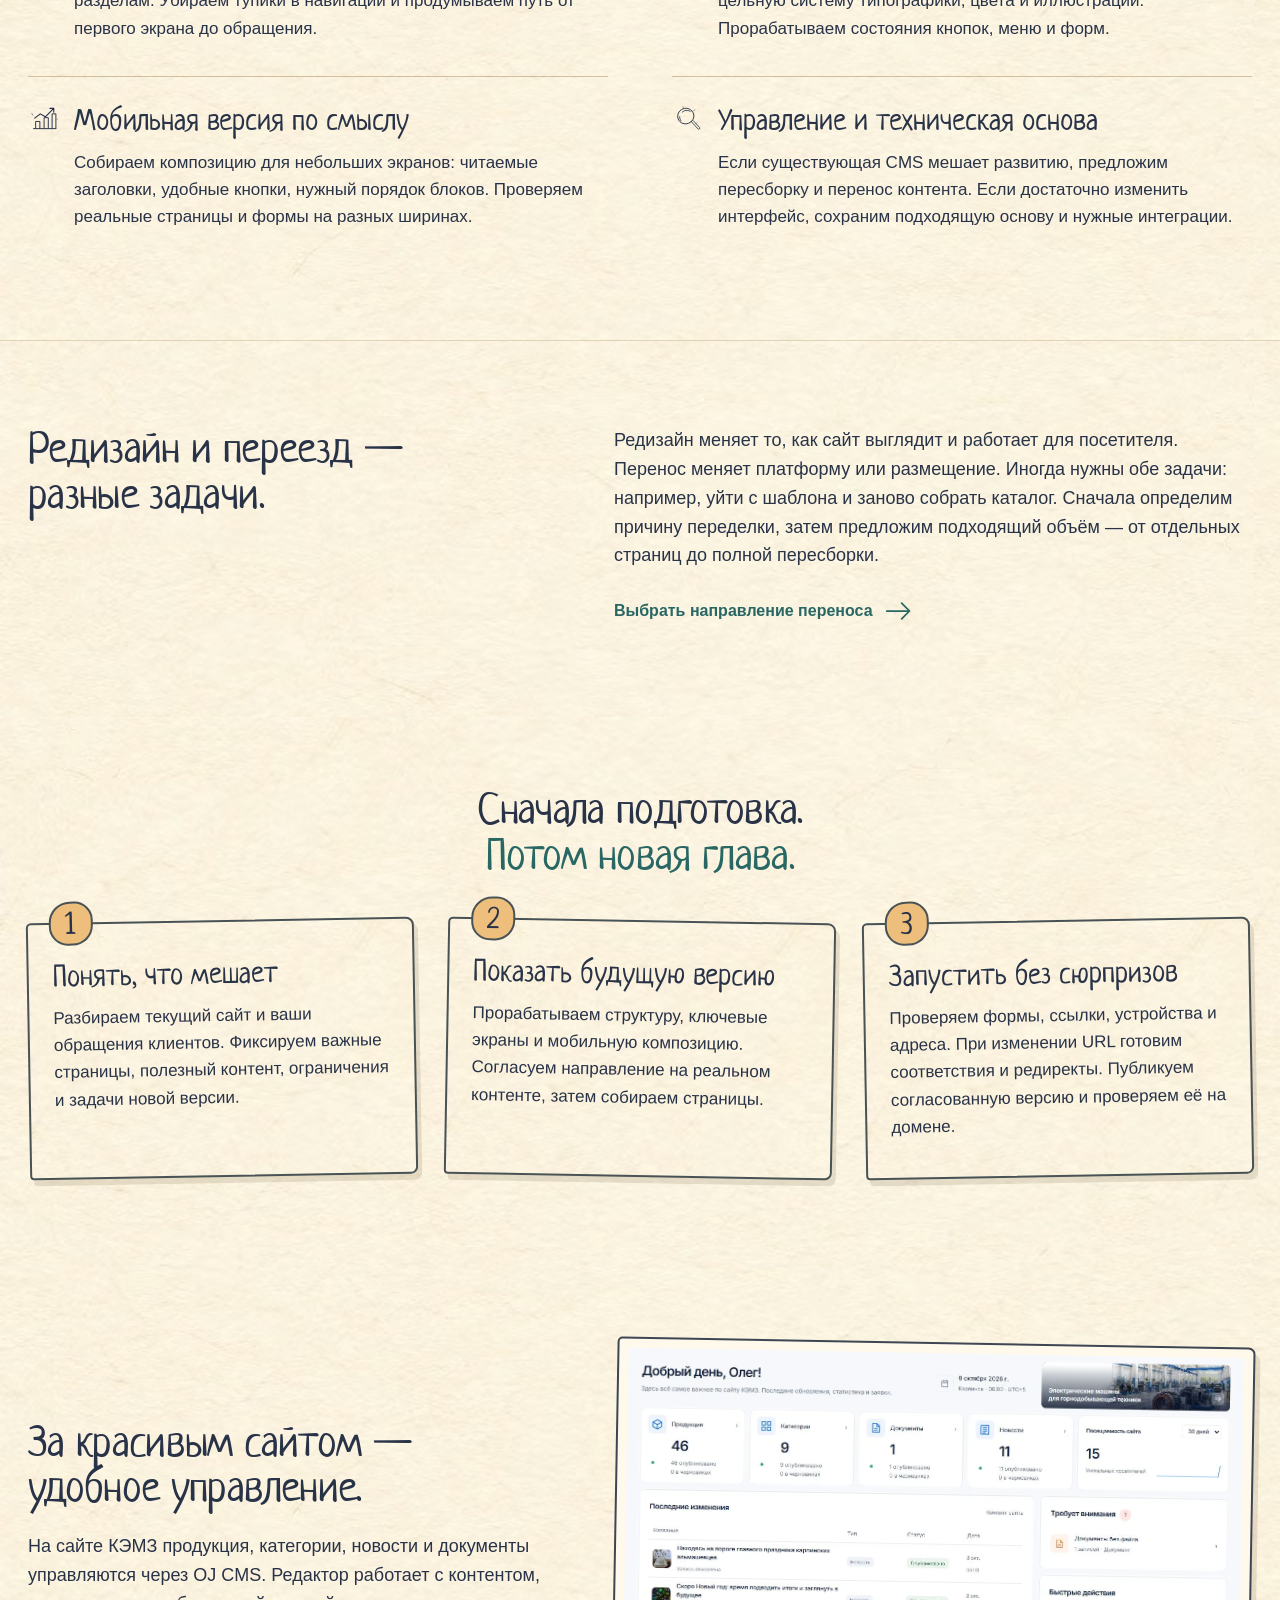
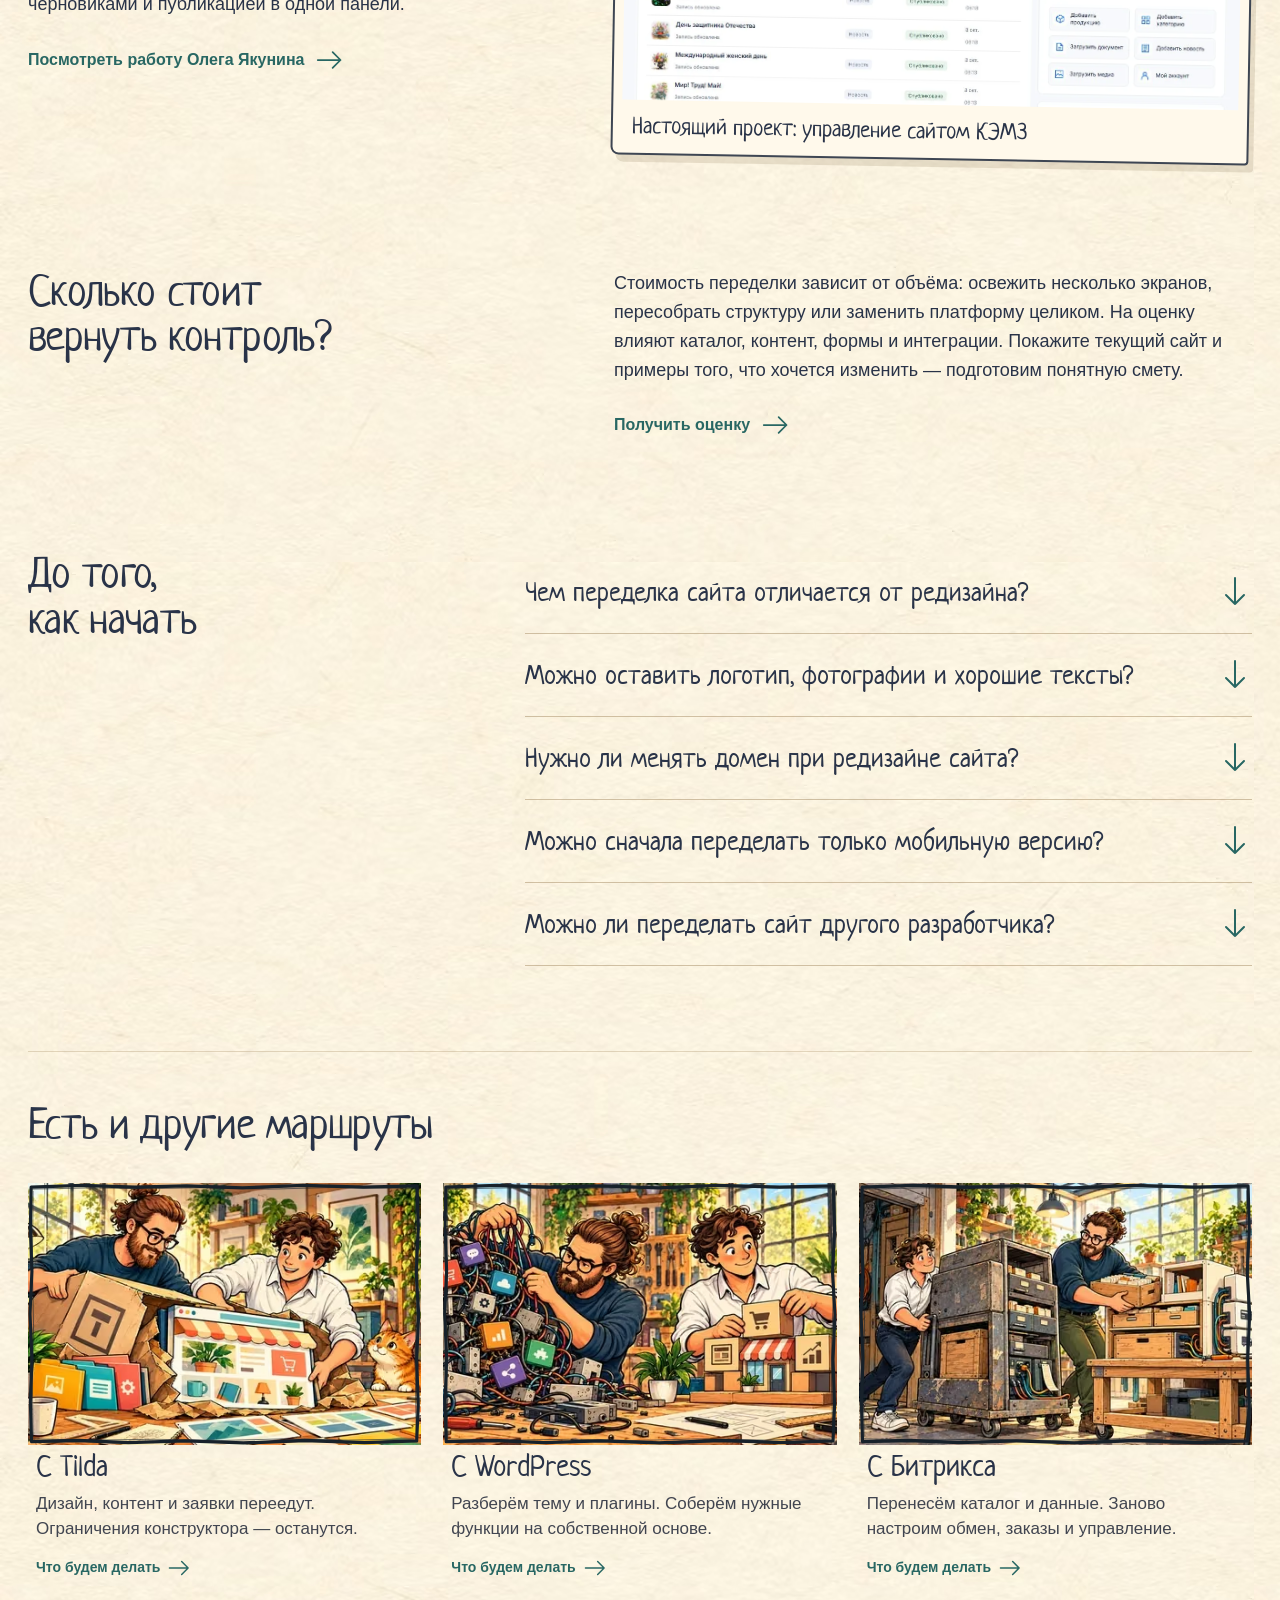
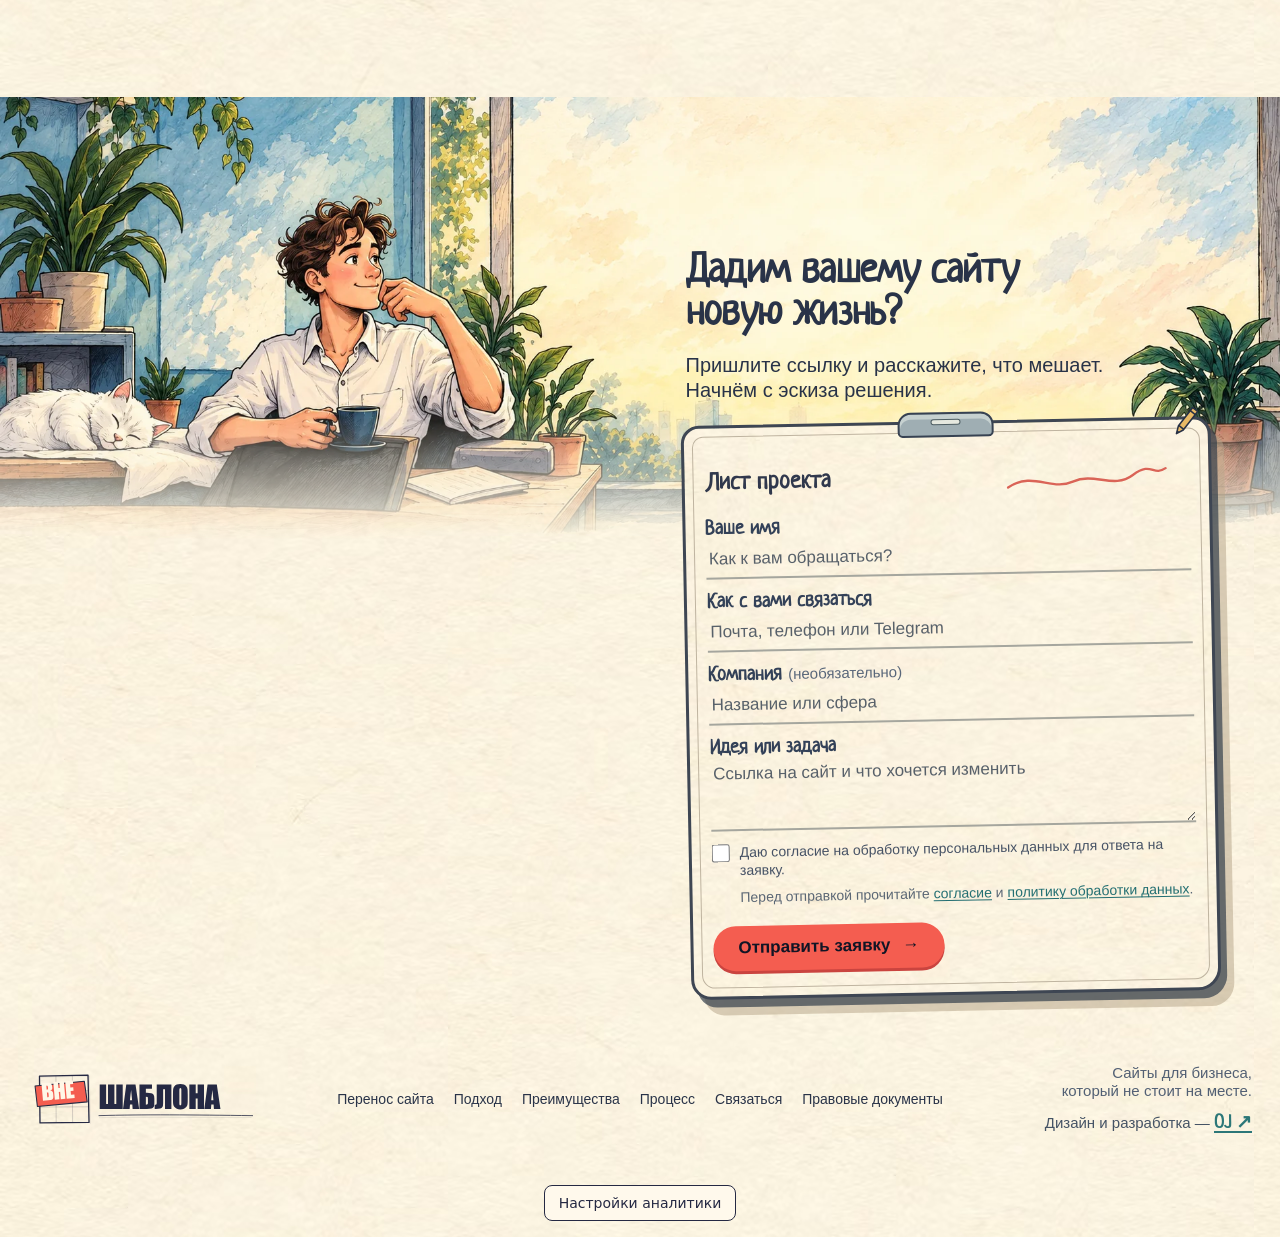
<file: uslugi/peredelka-i-redizain-saita/index.html>
<!doctype html>
<html lang="ru"><head><meta charset="utf-8" /><meta name="viewport" content="width=device-width, initial-scale=1" />
<title>Переделка и редизайн сайта для бизнеса — ВНЕ ШАБЛОНА</title><meta name="description" content="Переделаем устаревший сайт: новый дизайн, мобильная версия, понятная структура и CMS. Сохраним полезный контент и подготовим переезд, если нужна смена платформы." /><link rel="canonical" href="https://vneshablona.ru/uslugi/peredelka-i-redizain-saita/" />
<meta name="theme-color" content="#f6ecd9" /><meta property="og:type" content="website" /><meta property="og:locale" content="ru_RU" /><meta property="og:site_name" content="ВНЕ ШАБЛОНА" /><meta property="og:title" content="Переделка и редизайн сайта для бизнеса — ВНЕ ШАБЛОНА" /><meta property="og:description" content="Переделаем устаревший сайт: новый дизайн, мобильная версия, понятная структура и CMS. Сохраним полезный контент и подготовим переезд, если нужна смена платформы." /><meta property="og:url" content="https://vneshablona.ru/uslugi/peredelka-i-redizain-saita/" /><meta property="og:image" content="https://vneshablona.ru/assets/service-redesign.webp" /><meta name="twitter:card" content="summary_large_image" />
<link rel="icon" type="image/svg+xml" href="/favicon.svg" /><link rel="preload" as="font" type="font/woff2" href="/assets/fonts/Neucha-Regular.woff2" crossorigin />
<link rel="stylesheet" href="/site.min.css?v=perf-20261025b" />
<script type="application/ld+json">{"@context": "https://schema.org", "@graph": [{"@type": "WebPage", "@id": "https://vneshablona.ru/uslugi/peredelka-i-redizain-saita/#page", "url": "https://vneshablona.ru/uslugi/peredelka-i-redizain-saita/", "name": "Переделка и редизайн сайта для бизнеса — ВНЕ ШАБЛОНА", "description": "Переделаем устаревший сайт: новый дизайн, мобильная версия, понятная структура и CMS. Сохраним полезный контент и подготовим переезд, если нужна смена платформы.", "inLanguage": "ru"}, {"@type": "BreadcrumbList", "itemListElement": [{"@type": "ListItem", "position": 1, "name": "Главная", "item": "https://vneshablona.ru/"}, {"@type": "ListItem", "position": 2, "name": "Перенос и переделка", "item": "https://vneshablona.ru/uslugi/"}, {"@type": "ListItem", "position": 3, "name": "Переделка и редизайн сайта", "item": "https://vneshablona.ru/uslugi/peredelka-i-redizain-saita/"}]}, {"@type": "Person", "@id": "https://jakuninoleg.dev/#person", "name": "Олег Якунин", "url": "https://jakuninoleg.dev/ru"}, {"@type": "Service", "name": "Переделка и редизайн сайта", "serviceType": "Переделка и редизайн сайта", "url": "https://vneshablona.ru/uslugi/peredelka-i-redizain-saita/", "description": "Переделаем устаревший сайт: новый дизайн, мобильная версия, понятная структура и CMS. Сохраним полезный контент и подготовим переезд, если нужна смена платформы.", "provider": {"@id": "https://jakuninoleg.dev/#person"}}]}</script><script src="/script.js" defer></script><script src="/analytics.js" defer></script></head>
<body class="service-page"><a class="skip-service" href="#main">К содержимому</a><header class="site-header" id="top">
      <div class="site-header__inner">
        <a class="brand" href="/#top" aria-label="ВНЕ ШАБЛОНА — наверх">
          <img
            src="/assets/logo-vne-shablona.svg"
            width="920"
            height="200"
            alt="ВНЕ ШАБЛОНА"
          />
        </a>

        <button
          class="menu-toggle"
          type="button"
          aria-label="Открыть меню"
          aria-controls="site-nav"
          aria-expanded="false"
        >
          <span></span><span></span><span></span>
        </button>

        <nav class="site-nav" id="site-nav" aria-label="Навигация по странице">
          <a href="/uslugi/">Перенос сайта</a>
          <a href="/#approach">Подход</a>
          <a href="/#benefits">Преимущества</a>
          <a href="/#process">Процесс</a>
          <a href="#contact">Связаться</a>
          <a class="site-nav__cta" href="#contact">Сделать сайт под себя</a>
        </nav>

        <a class="site-header__cta" href="#contact">Сделать сайт под себя</a>
      </div>
    </header><main id="main"><nav class="service-breadcrumbs section-inner" aria-label="Хлебные крошки"><a href="/">Главная</a><span aria-hidden="true">/</span><a href="/uslugi/">Перенос и переделка</a><span aria-hidden="true">/</span><span aria-current="page">Переделка и редизайн сайта</span></nav>
<section class="service-hero" aria-labelledby="service-title"><div class="service-hero__copy section-inner"><h1 id="service-title">Переделка сайта.<br /><em>Ваш бизнес</em><br /><em>в новой форме.</em></h1><p>Бизнес изменился, а сайт всё ещё рассказывает старую историю? Переделаем дизайн, структуру и мобильную версию. Сохраним узнаваемое, исправим неудобное и добавим то, чего не хватает клиентам.</p><div class="service-actions"><a class="pill-button" href="#contact">Обсудить переделку сайта <svg viewBox="0 0 32 24" width="32" height="24" aria-hidden="true"><path d="M2 12h26M19 3l9 9-9 9" fill="none" stroke="currentColor" stroke-width="2" stroke-linecap="round" stroke-linejoin="round"/></svg></a><a class="service-text-link" href="#scope">Что входит в работу <svg viewBox="0 0 32 24" width="32" height="24" aria-hidden="true"><path d="M2 12h26M19 3l9 9-9 9" fill="none" stroke="currentColor" stroke-width="2" stroke-linecap="round" stroke-linejoin="round"/></svg></a></div></div><figure class="service-panorama"><div class="service-panorama__frame"><picture><source type="image/avif" srcset="/assets/service-redesign-640.avif 640w, /assets/service-redesign-1280.avif 1280w, /assets/service-redesign.avif 1869w" sizes="100vw" /><img src="/assets/service-redesign.webp" srcset="/assets/service-redesign-640.webp 640w, /assets/service-redesign-1280.webp 1280w, /assets/service-redesign.webp 1869w" sizes="100vw" width="1869" height="842" alt="Разработчик обновляет витрину сайта, сохраняя узнаваемую вывеску, рядом показана мобильная версия" fetchpriority="high" decoding="async" /></picture></div><figcaption>Хорошее сохраняем. Остальное меняем.</figcaption></figure></section>
<section class="service-scope" id="scope" aria-labelledby="scope-title"><div class="section-inner"><div class="service-section-intro"><h2 id="scope-title">Не просто новый цвет.<br />Новый порядок.</h2><p>На телефоне неудобно читать. Нужная услуга спрятана в меню. Старый шаблон мешает показать работу так, как хочется. Начнём с задач посетителя: что он ищет, чему должен поверить и как обратиться.</p></div><div class="service-scope__list"><article><h3>Структура под живые вопросы</h3><p>Распределяем услуги, товары и доказательства по понятным разделам. Убираем тупики в навигации и продумываем путь от первого экрана до обращения.</p></article><article><h3>Дизайн под характер бизнеса</h3><p>Сохраняем полезные элементы фирменного стиля, создаём цельную систему типографики, цвета и иллюстраций. Прорабатываем состояния кнопок, меню и форм.</p></article><article><h3>Мобильная версия по смыслу</h3><p>Собираем композицию для небольших экранов: читаемые заголовки, удобные кнопки, нужный порядок блоков. Проверяем реальные страницы и формы на разных ширинах.</p></article><article><h3>Управление и техническая основа</h3><p>Если существующая CMS мешает развитию, предложим пересборку и перенос контента. Если достаточно изменить интерфейс, сохраним подходящую основу и нужные интеграции.</p></article></div></div></section>
<section class="service-feature section-inner"><h2>Редизайн и переезд —<br />разные задачи.</h2><div><p>Редизайн меняет то, как сайт выглядит и работает для посетителя. Перенос меняет платформу или размещение. Иногда нужны обе задачи: например, уйти с шаблона и заново собрать каталог. Сначала определим причину переделки, затем предложим подходящий объём — от отдельных страниц до полной пересборки.</p><a class="service-text-link" href="/uslugi/">Выбрать направление переноса <svg viewBox="0 0 32 24" width="32" height="24" aria-hidden="true"><path d="M2 12h26M19 3l9 9-9 9" fill="none" stroke="currentColor" stroke-width="2" stroke-linecap="round" stroke-linejoin="round"/></svg></a></div></section>
<section class="service-process" aria-labelledby="move-title"><div class="section-inner"><h2 id="move-title">Сначала подготовка.<br /><em>Потом новая глава.</em></h2><ol><li><h3>Понять, что мешает</h3><p>Разбираем текущий сайт и ваши обращения клиентов. Фиксируем важные страницы, полезный контент, ограничения и задачи новой версии.</p></li><li><h3>Показать будущую версию</h3><p>Прорабатываем структуру, ключевые экраны и мобильную композицию. Согласуем направление на реальном контенте, затем собираем страницы.</p></li><li><h3>Запустить без сюрпризов</h3><p>Проверяем формы, ссылки, устройства и адреса. При изменении URL готовим соответствия и редиректы. Публикуем согласованную версию и проверяем её на домене.</p></li></ol></div></section>
<section class="service-proof section-inner" aria-labelledby="proof-title"><div><h2 id="proof-title">За красивым сайтом —<br />удобное управление.</h2><p>На сайте КЭМЗ продукция, категории, новости и документы управляются через OJ CMS. Редактор работает с контентом, черновиками и публикацией в одной панели.</p><a class="service-text-link" href="https://jakuninoleg.dev/ru/work/aokemz">Посмотреть работу Олега Якунина <svg viewBox="0 0 32 24" width="32" height="24" aria-hidden="true"><path d="M2 12h26M19 3l9 9-9 9" fill="none" stroke="currentColor" stroke-width="2" stroke-linecap="round" stroke-linejoin="round"/></svg></a></div><figure><img src="/assets/kemz-cms.webp" width="1265" height="723" loading="lazy" alt="Панель OJ CMS сайта КЭМЗ: продукция, категории, новости и последние изменения" /><figcaption>Настоящий проект: управление сайтом КЭМЗ</figcaption></figure></section>
<section class="service-price section-inner"><h2>Сколько стоит<br />вернуть контроль?</h2><div><p>Стоимость переделки зависит от объёма: освежить несколько экранов, пересобрать структуру или заменить платформу целиком. На оценку влияют каталог, контент, формы и интеграции. Покажите текущий сайт и примеры того, что хочется изменить — подготовим понятную смету.</p><a class="service-text-link" href="#contact">Получить оценку <svg viewBox="0 0 32 24" width="32" height="24" aria-hidden="true"><path d="M2 12h26M19 3l9 9-9 9" fill="none" stroke="currentColor" stroke-width="2" stroke-linecap="round" stroke-linejoin="round"/></svg></a></div></section>
<section class="service-faq section-inner" aria-labelledby="faq-title"><h2 id="faq-title">До того,<br />как начать</h2><div><details><summary>Чем переделка сайта отличается от редизайна?<span aria-hidden="true"><svg viewBox="0 0 32 24" width="32" height="24" aria-hidden="true"><path d="M2 12h26M19 3l9 9-9 9" fill="none" stroke="currentColor" stroke-width="2" stroke-linecap="round" stroke-linejoin="round"/></svg></span></summary><div class="service-faq__answer"><p>Редизайном обычно называют обновление интерфейса: внешний вид, навигацию и пользовательские сценарии. Переделка — более широкий запрос: она может включать новую структуру, тексты, CMS и перенос с конструктора. На старте уточним, какой результат нужен вашему бизнесу, и зафиксируем состав работ.</p></div></details><details><summary>Можно оставить логотип, фотографии и хорошие тексты?<span aria-hidden="true"><svg viewBox="0 0 32 24" width="32" height="24" aria-hidden="true"><path d="M2 12h26M19 3l9 9-9 9" fill="none" stroke="currentColor" stroke-width="2" stroke-linecap="round" stroke-linejoin="round"/></svg></span></summary><div class="service-faq__answer"><p>Да. Переделка не требует обнулить всё сделанное. Разберём существующие материалы, сохраним сильные элементы и составим список того, что нужно обновить или подготовить. Если часть страниц уже приводит обращения, учтём это при новой структуре.</p></div></details><details><summary>Нужно ли менять домен при редизайне сайта?<span aria-hidden="true"><svg viewBox="0 0 32 24" width="32" height="24" aria-hidden="true"><path d="M2 12h26M19 3l9 9-9 9" fill="none" stroke="currentColor" stroke-width="2" stroke-linecap="round" stroke-linejoin="round"/></svg></span></summary><div class="service-faq__answer"><p>Обычно нет. Новую версию готовим отдельно, а затем размещаем на вашем домене. Если адреса отдельных страниц меняются, составляем карту соответствий и настраиваем редиректы. Проверяем метаданные, внутренние ссылки и доступность важных страниц.</p></div></details><details><summary>Можно сначала переделать только мобильную версию?<span aria-hidden="true"><svg viewBox="0 0 32 24" width="32" height="24" aria-hidden="true"><path d="M2 12h26M19 3l9 9-9 9" fill="none" stroke="currentColor" stroke-width="2" stroke-linecap="round" stroke-linejoin="round"/></svg></span></summary><div class="service-faq__answer"><p>Иногда да: если текущая платформа и структура подходят, можно начать с мобильной композиции, меню и форм. Но если неудобство связано с шаблоном или общей архитектурой, локальная правка может не решить проблему. Это станет понятно после просмотра сайта.</p></div></details><details><summary>Можно ли переделать сайт другого разработчика?<span aria-hidden="true"><svg viewBox="0 0 32 24" width="32" height="24" aria-hidden="true"><path d="M2 12h26M19 3l9 9-9 9" fill="none" stroke="currentColor" stroke-width="2" stroke-linecap="round" stroke-linejoin="round"/></svg></span></summary><div class="service-faq__answer"><p>Да. Для первичного обсуждения достаточно публичной ссылки и описания задачи. Перед разработкой изучим доступные исходники, CMS и интеграции, согласуем объём и порядок передачи доступов. Пароли не нужно отправлять через форму на сайте.</p></div></details></div></section>
<aside class="service-related section-inner" aria-labelledby="related-title"><h2 id="related-title">Есть и другие маршруты</h2><div class="migration-routes migration-routes--related"><a class="migration-route" href="/uslugi/perenos-saita-s-tilda/"><div class="migration-route__art"><picture><source type="image/avif" srcset="/assets/service-tilda-640.avif 640w, /assets/service-tilda-1280.avif 1280w, /assets/service-tilda.avif 1870w" sizes="(max-width: 760px) 100vw, (max-width: 1500px) 48vw, 700px" /><img src="/assets/service-tilda.webp" srcset="/assets/service-tilda-640.webp 640w, /assets/service-tilda-1280.webp 1280w, /assets/service-tilda.webp 1870w" sizes="(max-width: 760px) 100vw, (max-width: 1500px) 48vw, 700px" width="1870" height="841" alt="" loading="lazy" decoding="async" /></picture></div><div class="migration-route__copy"><h3>С Tilda</h3><p>Дизайн, контент и заявки переедут. Ограничения конструктора — останутся.</p><span class="service-text-link">Что будем делать <svg viewBox="0 0 32 24" width="32" height="24" aria-hidden="true"><path d="M2 12h26M19 3l9 9-9 9" fill="none" stroke="currentColor" stroke-width="2" stroke-linecap="round" stroke-linejoin="round"/></svg></span></div></a><a class="migration-route" href="/uslugi/pererabotka-saita-na-wordpress/"><div class="migration-route__art"><picture><source type="image/avif" srcset="/assets/service-wordpress-640.avif 640w, /assets/service-wordpress-1280.avif 1280w, /assets/service-wordpress.avif 1870w" sizes="(max-width: 760px) 100vw, (max-width: 1500px) 48vw, 700px" /><img src="/assets/service-wordpress.webp" srcset="/assets/service-wordpress-640.webp 640w, /assets/service-wordpress-1280.webp 1280w, /assets/service-wordpress.webp 1870w" sizes="(max-width: 760px) 100vw, (max-width: 1500px) 48vw, 700px" width="1870" height="841" alt="" loading="lazy" decoding="async" /></picture></div><div class="migration-route__copy"><h3>С WordPress</h3><p>Разберём тему и плагины. Соберём нужные функции на собственной основе.</p><span class="service-text-link">Что будем делать <svg viewBox="0 0 32 24" width="32" height="24" aria-hidden="true"><path d="M2 12h26M19 3l9 9-9 9" fill="none" stroke="currentColor" stroke-width="2" stroke-linecap="round" stroke-linejoin="round"/></svg></span></div></a><a class="migration-route" href="/uslugi/perenos-saita-s-bitriks/"><div class="migration-route__art"><picture><source type="image/avif" srcset="/assets/service-bitrix-640.avif 640w, /assets/service-bitrix-1280.avif 1280w, /assets/service-bitrix.avif 1870w" sizes="(max-width: 760px) 100vw, (max-width: 1500px) 48vw, 700px" /><img src="/assets/service-bitrix.webp" srcset="/assets/service-bitrix-640.webp 640w, /assets/service-bitrix-1280.webp 1280w, /assets/service-bitrix.webp 1870w" sizes="(max-width: 760px) 100vw, (max-width: 1500px) 48vw, 700px" width="1870" height="841" alt="" loading="lazy" decoding="async" /></picture></div><div class="migration-route__copy"><h3>С Битрикса</h3><p>Перенесём каталог и данные. Заново настроим обмен, заказы и управление.</p><span class="service-text-link">Что будем делать <svg viewBox="0 0 32 24" width="32" height="24" aria-hidden="true"><path d="M2 12h26M19 3l9 9-9 9" fill="none" stroke="currentColor" stroke-width="2" stroke-linecap="round" stroke-linejoin="round"/></svg></span></div></a></div></aside><section class="contact" id="contact" aria-labelledby="contact-title">
        <div class="contact__inner">
          <img class="contact__art" src="/assets/contact-studio-extended.webp" width="1899" height="828" loading="lazy" alt="Владелец бизнеса с чашкой кофе в уютной мастерской, рядом спит кот." />
          <img class="contact__art-overlap" src="/assets/contact-studio-extended.webp" width="1899" height="828" loading="lazy" alt="" aria-hidden="true" />
          <p class="contact__conversation">Мой бизнес,<br />мой сайт,<br />мои правила.</p>
          <div class="contact__content">
            <h2 id="contact-title">Дадим вашему сайту<br />новую жизнь?</h2>
            <p>Пришлите ссылку и расскажите, что мешает. Начнём с эскиза решения.</p>
            <div class="sketch-tablet">
              <span class="sketch-tablet__clip" aria-hidden="true"></span>
              <div class="sketch-tablet__head">
                <span>Лист проекта</span>
                <svg viewBox="0 0 220 64" aria-hidden="true" focusable="false">
                  <path class="sketch-tablet__stroke" d="M8 47 C40 26 63 53 91 41 S143 52 168 34 S193 37 210 26" />
                  <g class="sketch-tablet__pencil" transform="translate(185 7) rotate(39 9 20)">
                    <path d="M5 3 13 3 13 33 9 42 5 33Z" fill="#e8b965" stroke="#273044" stroke-width="2" stroke-linejoin="round" />
                    <path d="M5 8 13 8 M5 32 13 32" fill="none" stroke="#273044" stroke-width="2" />
                    <path d="M7 38 9 42 11 38" fill="#273044" />
                  </g>
                </svg>
              </div>
              <form class="contact__form" id="lead-form" aria-label="Заявка на обсуждение проекта">
                <input type="hidden" name="Направление" value="Переделка и редизайн сайта" /><label>Ваше имя<input type="text" name="Имя" autocomplete="name" placeholder="Как к вам обращаться?" maxlength="100" required /></label>
                <label>Как с вами связаться<input type="text" name="Контакт" placeholder="Почта, телефон или Telegram" maxlength="200" required /></label>
                <label>Компания <span class="contact__optional">(необязательно)</span><input type="text" name="Компания" autocomplete="organization" placeholder="Название или сфера" maxlength="120" /></label>
                <label>Идея или задача<textarea name="Задача" rows="3" placeholder="Ссылка на сайт и что хочется изменить" maxlength="4000" required></textarea></label>
                <label class="contact__consent"><input type="checkbox" required /><span>Даю согласие на обработку персональных данных для ответа на заявку.</span></label>
                <p class="contact__legal-links">Перед отправкой прочитайте <a href="/legal/#consent" target="_blank" rel="noopener noreferrer">согласие</a> и <a href="/legal/#policy" target="_blank" rel="noopener noreferrer">политику обработки данных</a>.</p>
                <button class="pill-button" type="submit"><span class="contact__submit-label">Отправить заявку</span> <span aria-hidden="true">→</span></button>
                <p class="contact__form-status" role="status" aria-live="polite"></p>
              </form>
            </div>
          </div>
        </div>
      </section></main><footer class="site-footer"><div class="section-inner site-footer__inner"><a class="brand brand--footer" href="/#top" aria-label="ВНЕ ШАБЛОНА — наверх"><img src="/assets/logo-vne-shablona.svg" width="920" height="200" alt="ВНЕ ШАБЛОНА" /></a><nav aria-label="Навигация внизу страницы"><a href="/uslugi/">Перенос сайта</a><a href="/#approach">Подход</a><a href="/#benefits">Преимущества</a><a href="/#process">Процесс</a><a href="#contact">Связаться</a><a href="/legal/">Правовые документы</a></nav><div class="site-footer__end"><p>Сайты для бизнеса,<br />который не стоит на месте.</p><p class="site-footer__credit">Дизайн и разработка — <a href="https://jakuninoleg.dev/ru" target="_blank" rel="noopener noreferrer">OJ ↗</a></p></div></div></footer></body></html>
</file>
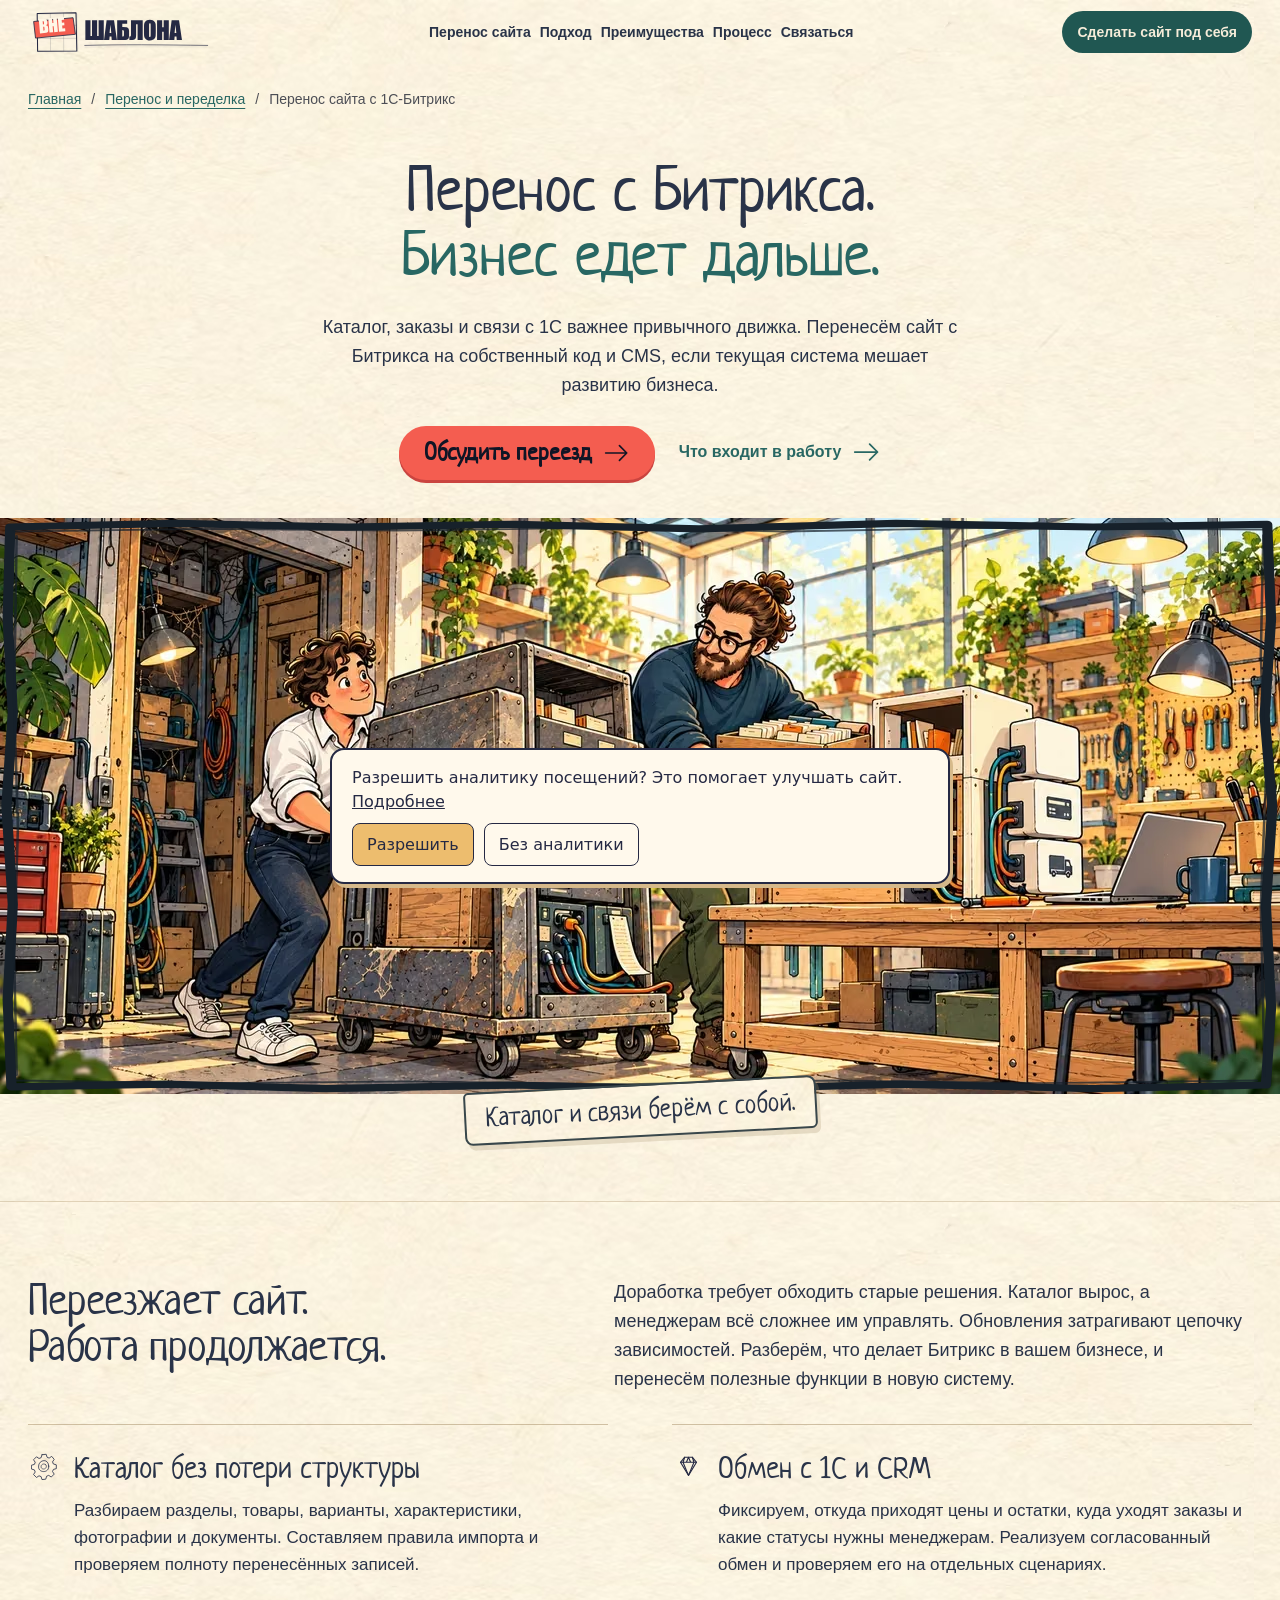
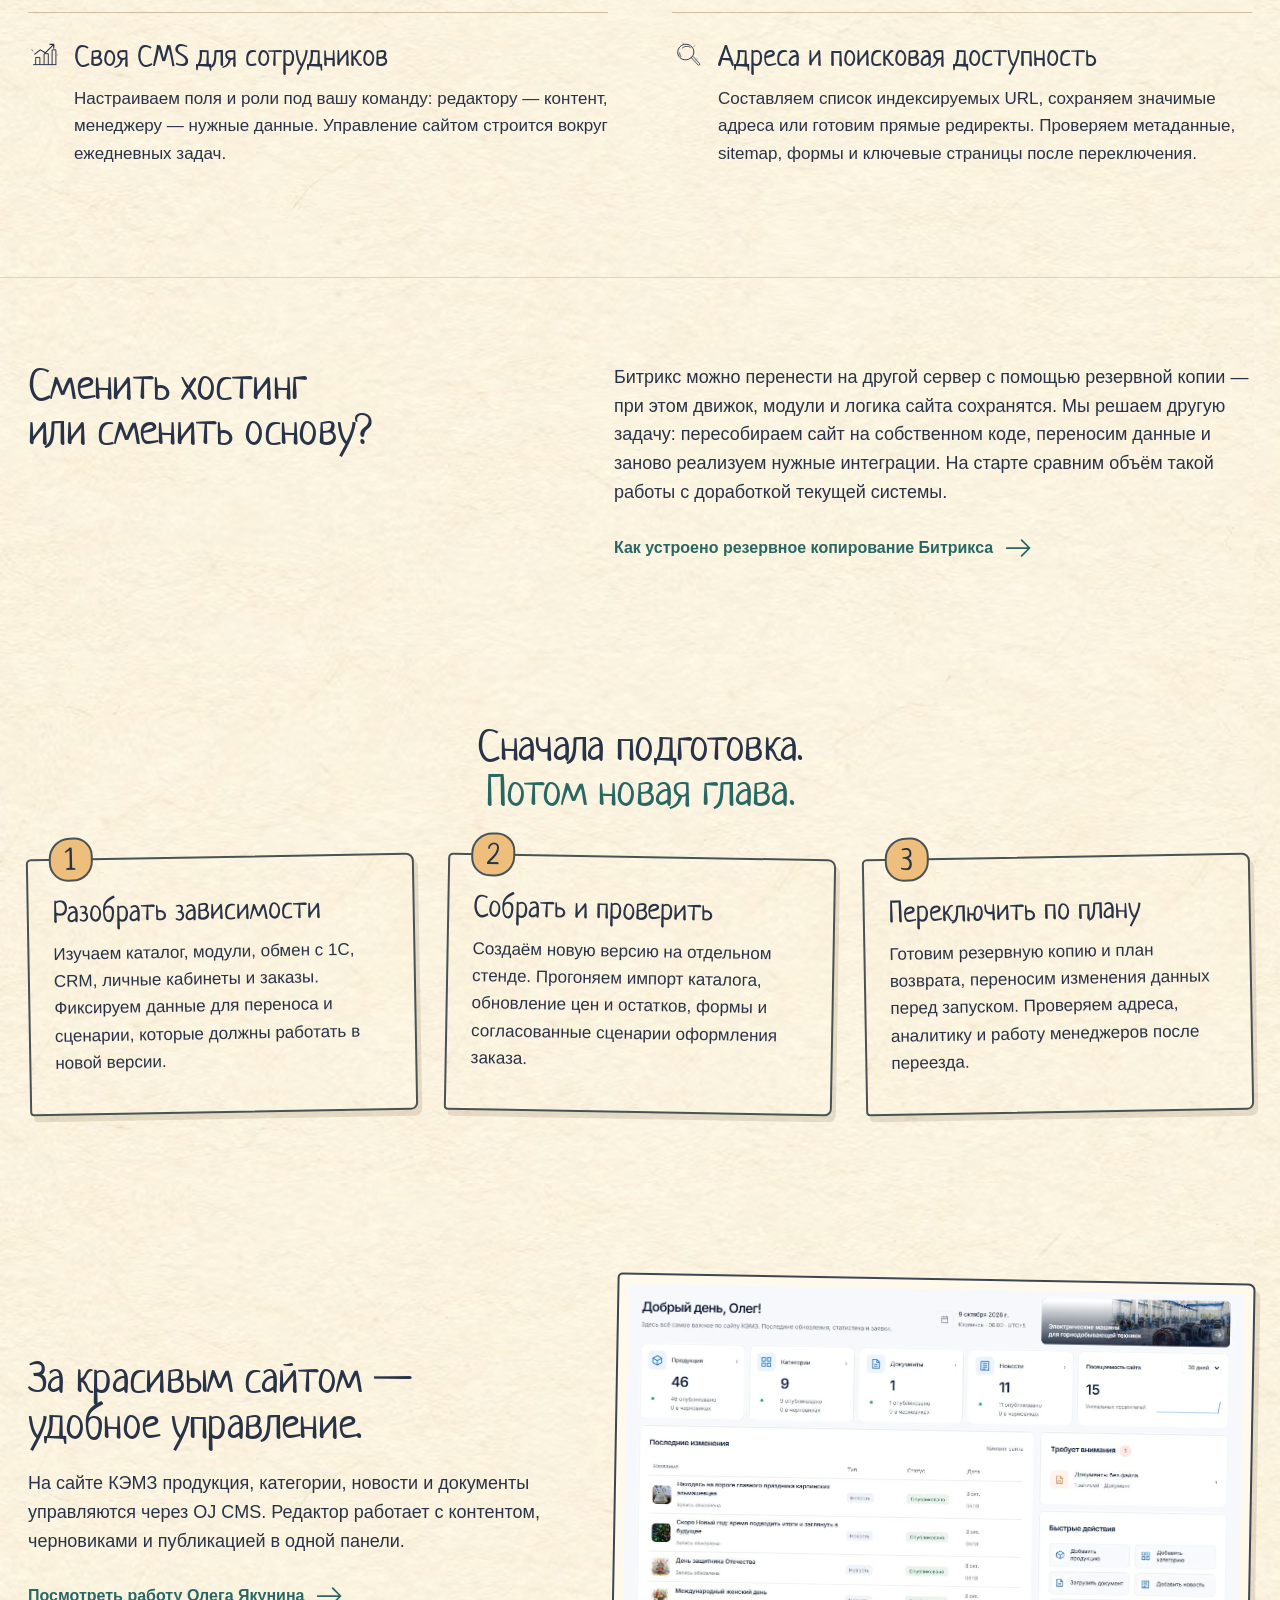
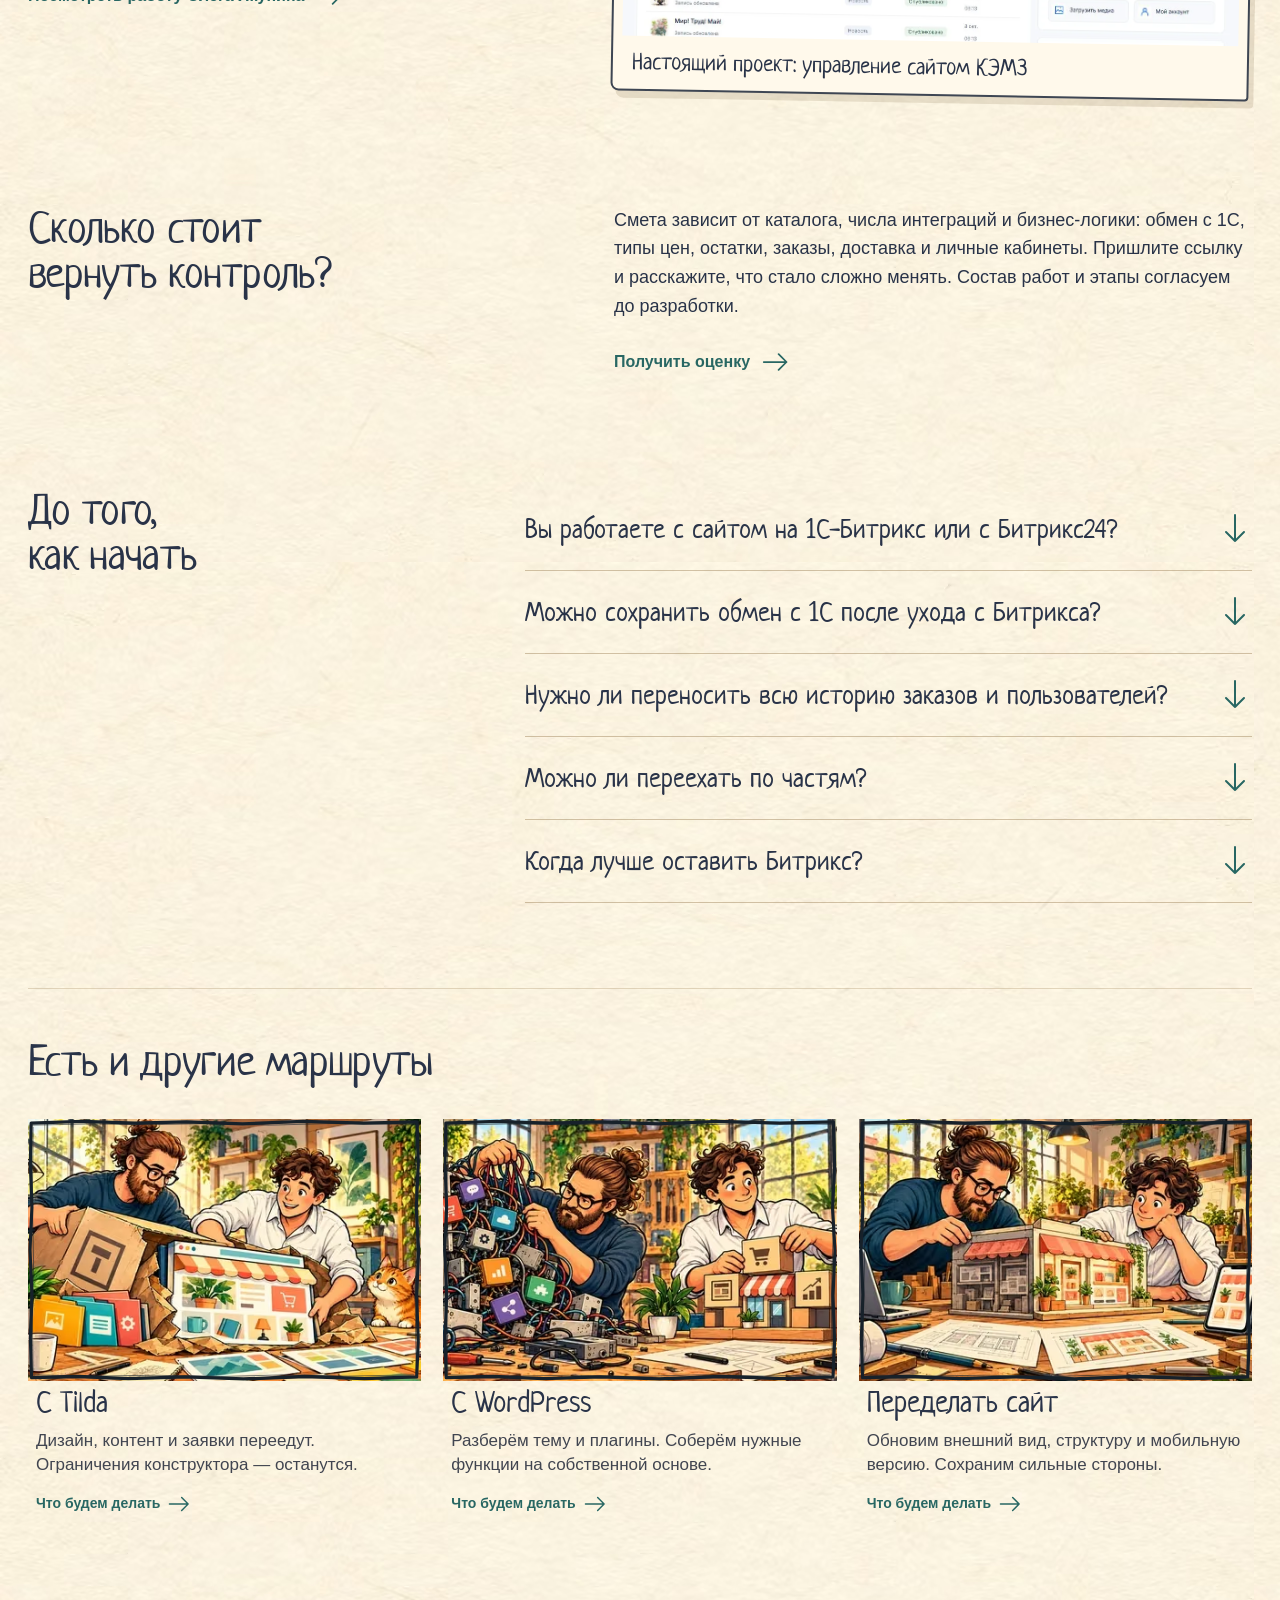
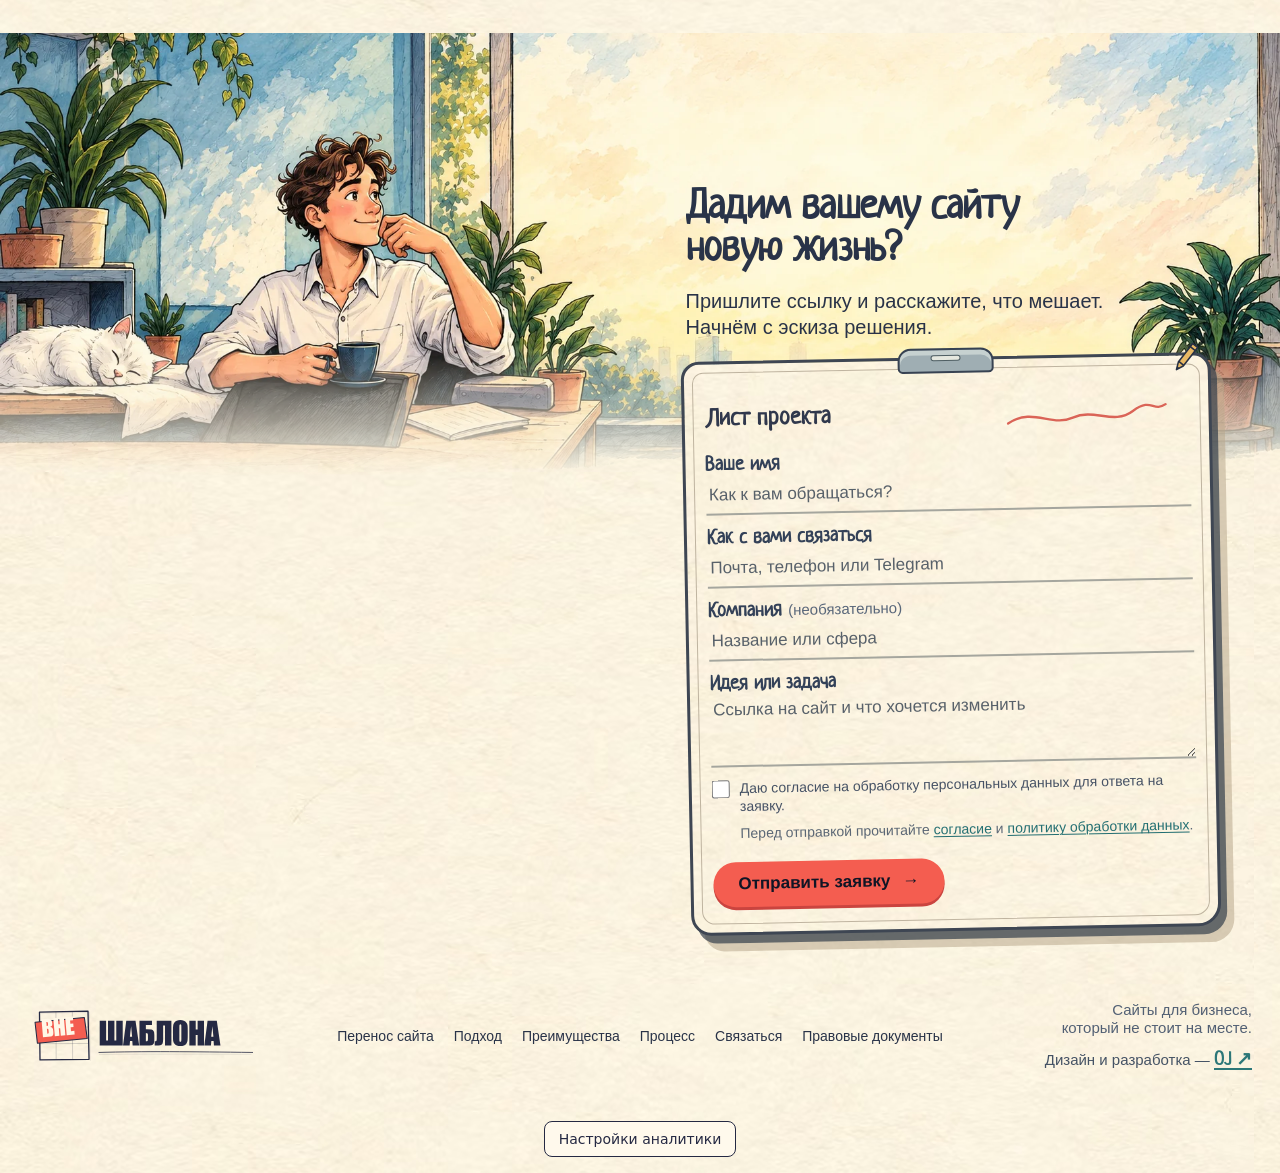
<file: uslugi/perenos-saita-s-bitriks/index.html>
<!doctype html>
<html lang="ru"><head><meta charset="utf-8" /><meta name="viewport" content="width=device-width, initial-scale=1" />
<title>Перенос сайта с Битрикса на собственный код и CMS — ВНЕ ШАБЛОНА</title><meta name="description" content="Перенесём сайт с 1С-Битрикс на собственный код: каталог, контент, обмен с 1С, формы и адреса страниц. Спроектируем CMS под работу вашей команды." /><link rel="canonical" href="https://vneshablona.ru/uslugi/perenos-saita-s-bitriks/" />
<meta name="theme-color" content="#f6ecd9" /><meta property="og:type" content="website" /><meta property="og:locale" content="ru_RU" /><meta property="og:site_name" content="ВНЕ ШАБЛОНА" /><meta property="og:title" content="Перенос сайта с Битрикса на собственный код и CMS — ВНЕ ШАБЛОНА" /><meta property="og:description" content="Перенесём сайт с 1С-Битрикс на собственный код: каталог, контент, обмен с 1С, формы и адреса страниц. Спроектируем CMS под работу вашей команды." /><meta property="og:url" content="https://vneshablona.ru/uslugi/perenos-saita-s-bitriks/" /><meta property="og:image" content="https://vneshablona.ru/assets/service-bitrix.webp" /><meta name="twitter:card" content="summary_large_image" />
<link rel="icon" type="image/svg+xml" href="/favicon.svg" /><link rel="preload" as="font" type="font/woff2" href="/assets/fonts/Neucha-Regular.woff2" crossorigin />
<link rel="stylesheet" href="/site.min.css?v=perf-20261025b" />
<script type="application/ld+json">{"@context": "https://schema.org", "@graph": [{"@type": "WebPage", "@id": "https://vneshablona.ru/uslugi/perenos-saita-s-bitriks/#page", "url": "https://vneshablona.ru/uslugi/perenos-saita-s-bitriks/", "name": "Перенос сайта с Битрикса на собственный код и CMS — ВНЕ ШАБЛОНА", "description": "Перенесём сайт с 1С-Битрикс на собственный код: каталог, контент, обмен с 1С, формы и адреса страниц. Спроектируем CMS под работу вашей команды.", "inLanguage": "ru"}, {"@type": "BreadcrumbList", "itemListElement": [{"@type": "ListItem", "position": 1, "name": "Главная", "item": "https://vneshablona.ru/"}, {"@type": "ListItem", "position": 2, "name": "Перенос и переделка", "item": "https://vneshablona.ru/uslugi/"}, {"@type": "ListItem", "position": 3, "name": "Перенос сайта с 1С-Битрикс", "item": "https://vneshablona.ru/uslugi/perenos-saita-s-bitriks/"}]}, {"@type": "Person", "@id": "https://jakuninoleg.dev/#person", "name": "Олег Якунин", "url": "https://jakuninoleg.dev/ru"}, {"@type": "Service", "name": "Перенос сайта с 1С-Битрикс", "serviceType": "Перенос сайта с 1С-Битрикс", "url": "https://vneshablona.ru/uslugi/perenos-saita-s-bitriks/", "description": "Перенесём сайт с 1С-Битрикс на собственный код: каталог, контент, обмен с 1С, формы и адреса страниц. Спроектируем CMS под работу вашей команды.", "provider": {"@id": "https://jakuninoleg.dev/#person"}}]}</script><script src="/script.js" defer></script><script src="/analytics.js" defer></script></head>
<body class="service-page"><a class="skip-service" href="#main">К содержимому</a><header class="site-header" id="top">
      <div class="site-header__inner">
        <a class="brand" href="/#top" aria-label="ВНЕ ШАБЛОНА — наверх">
          <img
            src="/assets/logo-vne-shablona.svg"
            width="920"
            height="200"
            alt="ВНЕ ШАБЛОНА"
          />
        </a>

        <button
          class="menu-toggle"
          type="button"
          aria-label="Открыть меню"
          aria-controls="site-nav"
          aria-expanded="false"
        >
          <span></span><span></span><span></span>
        </button>

        <nav class="site-nav" id="site-nav" aria-label="Навигация по странице">
          <a href="/uslugi/">Перенос сайта</a>
          <a href="/#approach">Подход</a>
          <a href="/#benefits">Преимущества</a>
          <a href="/#process">Процесс</a>
          <a href="#contact">Связаться</a>
          <a class="site-nav__cta" href="#contact">Сделать сайт под себя</a>
        </nav>

        <a class="site-header__cta" href="#contact">Сделать сайт под себя</a>
      </div>
    </header><main id="main"><nav class="service-breadcrumbs section-inner" aria-label="Хлебные крошки"><a href="/">Главная</a><span aria-hidden="true">/</span><a href="/uslugi/">Перенос и переделка</a><span aria-hidden="true">/</span><span aria-current="page">Перенос сайта с 1С-Битрикс</span></nav>
<section class="service-hero" aria-labelledby="service-title"><div class="service-hero__copy section-inner"><h1 id="service-title">Перенос с Битрикса.<br /><em>Бизнес едет дальше.</em></h1><p>Каталог, заказы и связи с 1С важнее привычного движка. Перенесём сайт с Битрикса на собственный код и CMS, если текущая система мешает развитию бизнеса.</p><div class="service-actions"><a class="pill-button" href="#contact">Обсудить переезд <svg viewBox="0 0 32 24" width="32" height="24" aria-hidden="true"><path d="M2 12h26M19 3l9 9-9 9" fill="none" stroke="currentColor" stroke-width="2" stroke-linecap="round" stroke-linejoin="round"/></svg></a><a class="service-text-link" href="#scope">Что входит в работу <svg viewBox="0 0 32 24" width="32" height="24" aria-hidden="true"><path d="M2 12h26M19 3l9 9-9 9" fill="none" stroke="currentColor" stroke-width="2" stroke-linecap="round" stroke-linejoin="round"/></svg></a></div></div><figure class="service-panorama"><div class="service-panorama__frame"><picture><source type="image/avif" srcset="/assets/service-bitrix-640.avif 640w, /assets/service-bitrix-1280.avif 1280w, /assets/service-bitrix.avif 1870w" sizes="100vw" /><img src="/assets/service-bitrix.webp" srcset="/assets/service-bitrix-640.webp 640w, /assets/service-bitrix-1280.webp 1280w, /assets/service-bitrix.webp 1870w" sizes="100vw" width="1870" height="841" alt="В мастерской переносят каталог из тяжёлой машины на новую основу с модулями заказов и доставки" fetchpriority="high" decoding="async" /></picture></div><figcaption>Каталог и связи берём с собой.</figcaption></figure></section>
<section class="service-scope" id="scope" aria-labelledby="scope-title"><div class="section-inner"><div class="service-section-intro"><h2 id="scope-title">Переезжает сайт.<br />Работа продолжается.</h2><p>Доработка требует обходить старые решения. Каталог вырос, а менеджерам всё сложнее им управлять. Обновления затрагивают цепочку зависимостей. Разберём, что делает Битрикс в вашем бизнесе, и перенесём полезные функции в новую систему.</p></div><div class="service-scope__list"><article><h3>Каталог без потери структуры</h3><p>Разбираем разделы, товары, варианты, характеристики, фотографии и документы. Составляем правила импорта и проверяем полноту перенесённых записей.</p></article><article><h3>Обмен с 1С и CRM</h3><p>Фиксируем, откуда приходят цены и остатки, куда уходят заказы и какие статусы нужны менеджерам. Реализуем согласованный обмен и проверяем его на отдельных сценариях.</p></article><article><h3>Своя CMS для сотрудников</h3><p>Настраиваем поля и роли под вашу команду: редактору — контент, менеджеру — нужные данные. Управление сайтом строится вокруг ежедневных задач.</p></article><article><h3>Адреса и поисковая доступность</h3><p>Составляем список индексируемых URL, сохраняем значимые адреса или готовим прямые редиректы. Проверяем метаданные, sitemap, формы и ключевые страницы после переключения.</p></article></div></div></section>
<section class="service-feature section-inner"><h2>Сменить хостинг<br />или сменить основу?</h2><div><p>Битрикс можно перенести на другой сервер с помощью резервной копии — при этом движок, модули и логика сайта сохранятся. Мы решаем другую задачу: пересобираем сайт на собственном коде, переносим данные и заново реализуем нужные интеграции. На старте сравним объём такой работы с доработкой текущей системы.</p><a class="service-text-link" href="https://docs.1c-bitrix.ru/pages/advanced/backup.html" target="_blank" rel="noopener noreferrer">Как устроено резервное копирование Битрикса <svg viewBox="0 0 32 24" width="32" height="24" aria-hidden="true"><path d="M2 12h26M19 3l9 9-9 9" fill="none" stroke="currentColor" stroke-width="2" stroke-linecap="round" stroke-linejoin="round"/></svg></a></div></section>
<section class="service-process" aria-labelledby="move-title"><div class="section-inner"><h2 id="move-title">Сначала подготовка.<br /><em>Потом новая глава.</em></h2><ol><li><h3>Разобрать зависимости</h3><p>Изучаем каталог, модули, обмен с 1С, CRM, личные кабинеты и заказы. Фиксируем данные для переноса и сценарии, которые должны работать в новой версии.</p></li><li><h3>Собрать и проверить</h3><p>Создаём новую версию на отдельном стенде. Прогоняем импорт каталога, обновление цен и остатков, формы и согласованные сценарии оформления заказа.</p></li><li><h3>Переключить по плану</h3><p>Готовим резервную копию и план возврата, переносим изменения данных перед запуском. Проверяем адреса, аналитику и работу менеджеров после переезда.</p></li></ol></div></section>
<section class="service-proof section-inner" aria-labelledby="proof-title"><div><h2 id="proof-title">За красивым сайтом —<br />удобное управление.</h2><p>На сайте КЭМЗ продукция, категории, новости и документы управляются через OJ CMS. Редактор работает с контентом, черновиками и публикацией в одной панели.</p><a class="service-text-link" href="https://jakuninoleg.dev/ru/work/aokemz">Посмотреть работу Олега Якунина <svg viewBox="0 0 32 24" width="32" height="24" aria-hidden="true"><path d="M2 12h26M19 3l9 9-9 9" fill="none" stroke="currentColor" stroke-width="2" stroke-linecap="round" stroke-linejoin="round"/></svg></a></div><figure><img src="/assets/kemz-cms.webp" width="1265" height="723" loading="lazy" alt="Панель OJ CMS сайта КЭМЗ: продукция, категории, новости и последние изменения" /><figcaption>Настоящий проект: управление сайтом КЭМЗ</figcaption></figure></section>
<section class="service-price section-inner"><h2>Сколько стоит<br />вернуть контроль?</h2><div><p>Смета зависит от каталога, числа интеграций и бизнес-логики: обмен с 1С, типы цен, остатки, заказы, доставка и личные кабинеты. Пришлите ссылку и расскажите, что стало сложно менять. Состав работ и этапы согласуем до разработки.</p><a class="service-text-link" href="#contact">Получить оценку <svg viewBox="0 0 32 24" width="32" height="24" aria-hidden="true"><path d="M2 12h26M19 3l9 9-9 9" fill="none" stroke="currentColor" stroke-width="2" stroke-linecap="round" stroke-linejoin="round"/></svg></a></div></section>
<section class="service-faq section-inner" aria-labelledby="faq-title"><h2 id="faq-title">До того,<br />как начать</h2><div><details><summary>Вы работаете с сайтом на 1С-Битрикс или с Битрикс24?<span aria-hidden="true"><svg viewBox="0 0 32 24" width="32" height="24" aria-hidden="true"><path d="M2 12h26M19 3l9 9-9 9" fill="none" stroke="currentColor" stroke-width="2" stroke-linecap="round" stroke-linejoin="round"/></svg></span></summary><div class="service-faq__answer"><p>Эта страница про перенос сайта на CMS «1С-Битрикс: Управление сайтом». Битрикс24 — отдельный продукт для CRM и работы команды. Если сайт передаёт заявки в Битрикс24, эту связь можно включить в проект переезда; отказываться от CRM вместе с движком сайта не обязательно.</p></div></details><details><summary>Можно сохранить обмен с 1С после ухода с Битрикса?<span aria-hidden="true"><svg viewBox="0 0 32 24" width="32" height="24" aria-hidden="true"><path d="M2 12h26M19 3l9 9-9 9" fill="none" stroke="currentColor" stroke-width="2" stroke-linecap="round" stroke-linejoin="round"/></svg></span></summary><div class="service-faq__answer"><p>Да, если включить его разработку в состав проекта. Изучаем текущий формат обмена, состав товаров, варианты, цены, склады и заказы. Затем реализуем обмен для новой архитектуры и проверяем согласованные операции. Модуль Битрикса нельзя просто скопировать в другую CMS.</p></div></details><details><summary>Нужно ли переносить всю историю заказов и пользователей?<span aria-hidden="true"><svg viewBox="0 0 32 24" width="32" height="24" aria-hidden="true"><path d="M2 12h26M19 3l9 9-9 9" fill="none" stroke="currentColor" stroke-width="2" stroke-linecap="round" stroke-linejoin="round"/></svg></span></summary><div class="service-faq__answer"><p>Определяем это до начала разработки. Для части проектов нужна история в новой системе, для других достаточно архива с ограниченным доступом. Отдельно согласуем работу с персональными данными и доступами. Старые пароли не обещаем перенести: способ входа зависит от механизмов обеих систем.</p></div></details><details><summary>Можно ли переехать по частям?<span aria-hidden="true"><svg viewBox="0 0 32 24" width="32" height="24" aria-hidden="true"><path d="M2 12h26M19 3l9 9-9 9" fill="none" stroke="currentColor" stroke-width="2" stroke-linecap="round" stroke-linejoin="round"/></svg></span></summary><div class="service-faq__answer"><p>Для некоторых проектов можно сначала заменить публичную часть, сохранив действующий каталог или интеграции на переходный период. Такой вариант требует согласованного обмена и границ систем. Выберем этапы после разбора текущей архитектуры.</p></div></details><details><summary>Когда лучше оставить Битрикс?<span aria-hidden="true"><svg viewBox="0 0 32 24" width="32" height="24" aria-hidden="true"><path d="M2 12h26M19 3l9 9-9 9" fill="none" stroke="currentColor" stroke-width="2" stroke-linecap="round" stroke-linejoin="round"/></svg></span></summary><div class="service-faq__answer"><p>Если текущая платформа закрывает задачи, а проблема решается настройкой, обновлением или ограниченной доработкой, полная пересборка может быть избыточной. Сравним состав работ и дальнейшее обслуживание. Переезд имеет смысл, когда он устраняет конкретные ограничения вашего проекта.</p></div></details></div></section>
<aside class="service-related section-inner" aria-labelledby="related-title"><h2 id="related-title">Есть и другие маршруты</h2><div class="migration-routes migration-routes--related"><a class="migration-route" href="/uslugi/perenos-saita-s-tilda/"><div class="migration-route__art"><picture><source type="image/avif" srcset="/assets/service-tilda-640.avif 640w, /assets/service-tilda-1280.avif 1280w, /assets/service-tilda.avif 1870w" sizes="(max-width: 760px) 100vw, (max-width: 1500px) 48vw, 700px" /><img src="/assets/service-tilda.webp" srcset="/assets/service-tilda-640.webp 640w, /assets/service-tilda-1280.webp 1280w, /assets/service-tilda.webp 1870w" sizes="(max-width: 760px) 100vw, (max-width: 1500px) 48vw, 700px" width="1870" height="841" alt="" loading="lazy" decoding="async" /></picture></div><div class="migration-route__copy"><h3>С Tilda</h3><p>Дизайн, контент и заявки переедут. Ограничения конструктора — останутся.</p><span class="service-text-link">Что будем делать <svg viewBox="0 0 32 24" width="32" height="24" aria-hidden="true"><path d="M2 12h26M19 3l9 9-9 9" fill="none" stroke="currentColor" stroke-width="2" stroke-linecap="round" stroke-linejoin="round"/></svg></span></div></a><a class="migration-route" href="/uslugi/pererabotka-saita-na-wordpress/"><div class="migration-route__art"><picture><source type="image/avif" srcset="/assets/service-wordpress-640.avif 640w, /assets/service-wordpress-1280.avif 1280w, /assets/service-wordpress.avif 1870w" sizes="(max-width: 760px) 100vw, (max-width: 1500px) 48vw, 700px" /><img src="/assets/service-wordpress.webp" srcset="/assets/service-wordpress-640.webp 640w, /assets/service-wordpress-1280.webp 1280w, /assets/service-wordpress.webp 1870w" sizes="(max-width: 760px) 100vw, (max-width: 1500px) 48vw, 700px" width="1870" height="841" alt="" loading="lazy" decoding="async" /></picture></div><div class="migration-route__copy"><h3>С WordPress</h3><p>Разберём тему и плагины. Соберём нужные функции на собственной основе.</p><span class="service-text-link">Что будем делать <svg viewBox="0 0 32 24" width="32" height="24" aria-hidden="true"><path d="M2 12h26M19 3l9 9-9 9" fill="none" stroke="currentColor" stroke-width="2" stroke-linecap="round" stroke-linejoin="round"/></svg></span></div></a><a class="migration-route" href="/uslugi/peredelka-i-redizain-saita/"><div class="migration-route__art"><picture><source type="image/avif" srcset="/assets/service-redesign-640.avif 640w, /assets/service-redesign-1280.avif 1280w, /assets/service-redesign.avif 1869w" sizes="(max-width: 760px) 100vw, (max-width: 1500px) 48vw, 700px" /><img src="/assets/service-redesign.webp" srcset="/assets/service-redesign-640.webp 640w, /assets/service-redesign-1280.webp 1280w, /assets/service-redesign.webp 1869w" sizes="(max-width: 760px) 100vw, (max-width: 1500px) 48vw, 700px" width="1869" height="842" alt="" loading="lazy" decoding="async" /></picture></div><div class="migration-route__copy"><h3>Переделать сайт</h3><p>Обновим внешний вид, структуру и мобильную версию. Сохраним сильные стороны.</p><span class="service-text-link">Что будем делать <svg viewBox="0 0 32 24" width="32" height="24" aria-hidden="true"><path d="M2 12h26M19 3l9 9-9 9" fill="none" stroke="currentColor" stroke-width="2" stroke-linecap="round" stroke-linejoin="round"/></svg></span></div></a></div></aside><section class="contact" id="contact" aria-labelledby="contact-title">
        <div class="contact__inner">
          <img class="contact__art" src="/assets/contact-studio-extended.webp" width="1899" height="828" loading="lazy" alt="Владелец бизнеса с чашкой кофе в уютной мастерской, рядом спит кот." />
          <img class="contact__art-overlap" src="/assets/contact-studio-extended.webp" width="1899" height="828" loading="lazy" alt="" aria-hidden="true" />
          <p class="contact__conversation">Мой бизнес,<br />мой сайт,<br />мои правила.</p>
          <div class="contact__content">
            <h2 id="contact-title">Дадим вашему сайту<br />новую жизнь?</h2>
            <p>Пришлите ссылку и расскажите, что мешает. Начнём с эскиза решения.</p>
            <div class="sketch-tablet">
              <span class="sketch-tablet__clip" aria-hidden="true"></span>
              <div class="sketch-tablet__head">
                <span>Лист проекта</span>
                <svg viewBox="0 0 220 64" aria-hidden="true" focusable="false">
                  <path class="sketch-tablet__stroke" d="M8 47 C40 26 63 53 91 41 S143 52 168 34 S193 37 210 26" />
                  <g class="sketch-tablet__pencil" transform="translate(185 7) rotate(39 9 20)">
                    <path d="M5 3 13 3 13 33 9 42 5 33Z" fill="#e8b965" stroke="#273044" stroke-width="2" stroke-linejoin="round" />
                    <path d="M5 8 13 8 M5 32 13 32" fill="none" stroke="#273044" stroke-width="2" />
                    <path d="M7 38 9 42 11 38" fill="#273044" />
                  </g>
                </svg>
              </div>
              <form class="contact__form" id="lead-form" aria-label="Заявка на обсуждение проекта">
                <input type="hidden" name="Направление" value="Перенос сайта с 1С-Битрикс" /><label>Ваше имя<input type="text" name="Имя" autocomplete="name" placeholder="Как к вам обращаться?" maxlength="100" required /></label>
                <label>Как с вами связаться<input type="text" name="Контакт" placeholder="Почта, телефон или Telegram" maxlength="200" required /></label>
                <label>Компания <span class="contact__optional">(необязательно)</span><input type="text" name="Компания" autocomplete="organization" placeholder="Название или сфера" maxlength="120" /></label>
                <label>Идея или задача<textarea name="Задача" rows="3" placeholder="Ссылка на сайт и что хочется изменить" maxlength="4000" required></textarea></label>
                <label class="contact__consent"><input type="checkbox" required /><span>Даю согласие на обработку персональных данных для ответа на заявку.</span></label>
                <p class="contact__legal-links">Перед отправкой прочитайте <a href="/legal/#consent" target="_blank" rel="noopener noreferrer">согласие</a> и <a href="/legal/#policy" target="_blank" rel="noopener noreferrer">политику обработки данных</a>.</p>
                <button class="pill-button" type="submit"><span class="contact__submit-label">Отправить заявку</span> <span aria-hidden="true">→</span></button>
                <p class="contact__form-status" role="status" aria-live="polite"></p>
              </form>
            </div>
          </div>
        </div>
      </section></main><footer class="site-footer"><div class="section-inner site-footer__inner"><a class="brand brand--footer" href="/#top" aria-label="ВНЕ ШАБЛОНА — наверх"><img src="/assets/logo-vne-shablona.svg" width="920" height="200" alt="ВНЕ ШАБЛОНА" /></a><nav aria-label="Навигация внизу страницы"><a href="/uslugi/">Перенос сайта</a><a href="/#approach">Подход</a><a href="/#benefits">Преимущества</a><a href="/#process">Процесс</a><a href="#contact">Связаться</a><a href="/legal/">Правовые документы</a></nav><div class="site-footer__end"><p>Сайты для бизнеса,<br />который не стоит на месте.</p><p class="site-footer__credit">Дизайн и разработка — <a href="https://jakuninoleg.dev/ru" target="_blank" rel="noopener noreferrer">OJ ↗</a></p></div></div></footer></body></html>
</file>
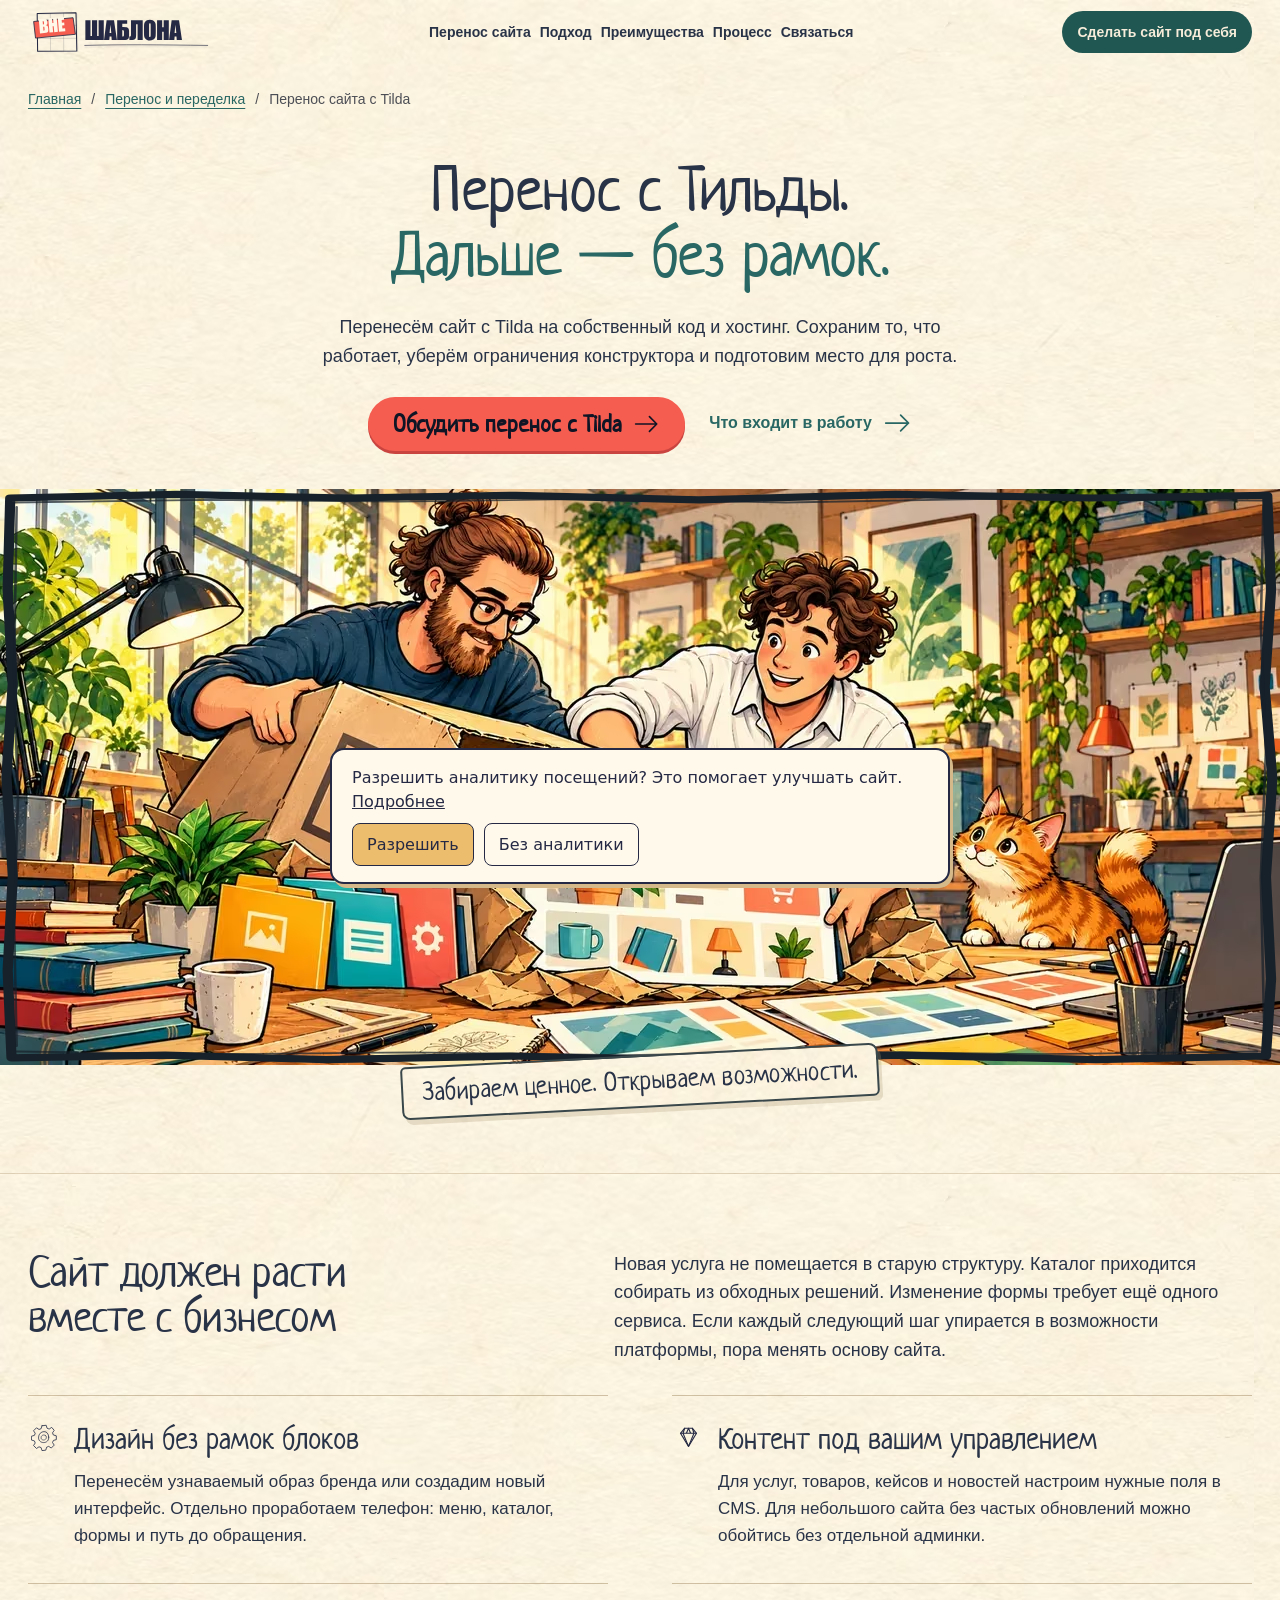
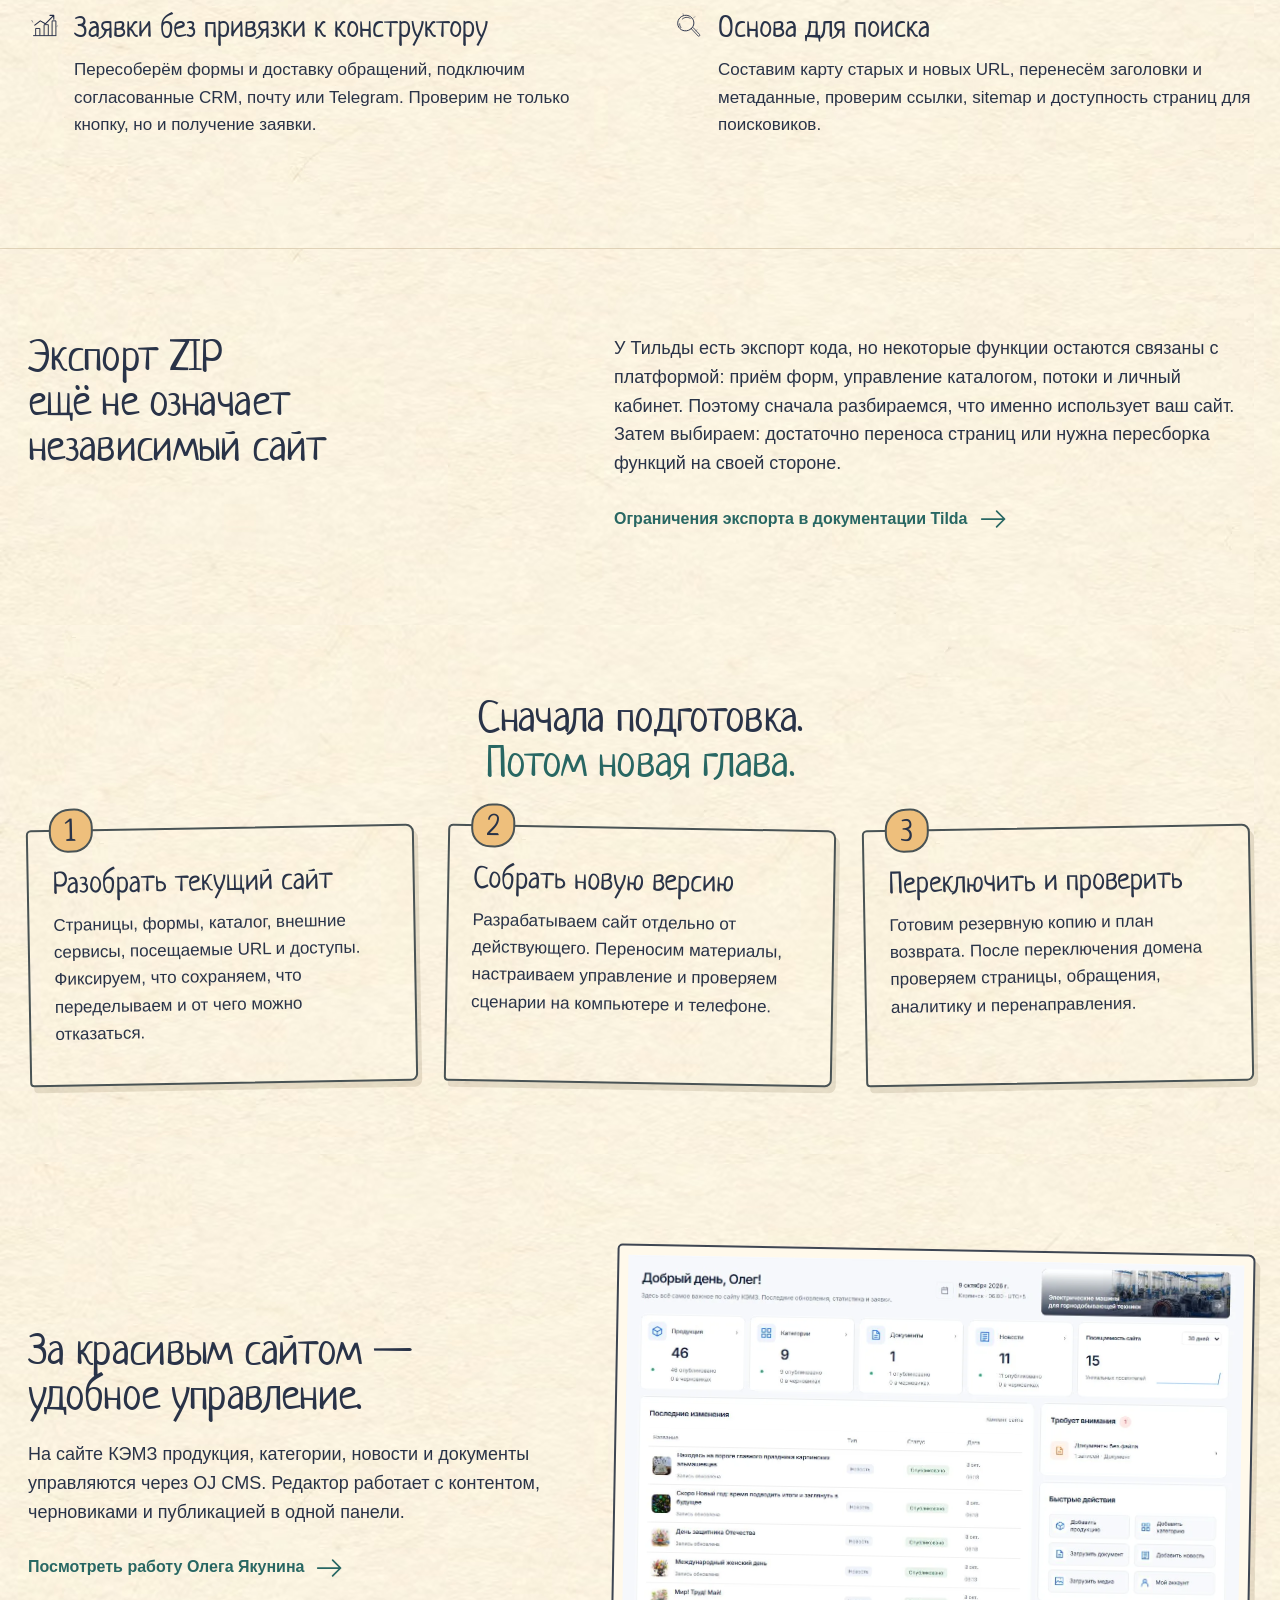
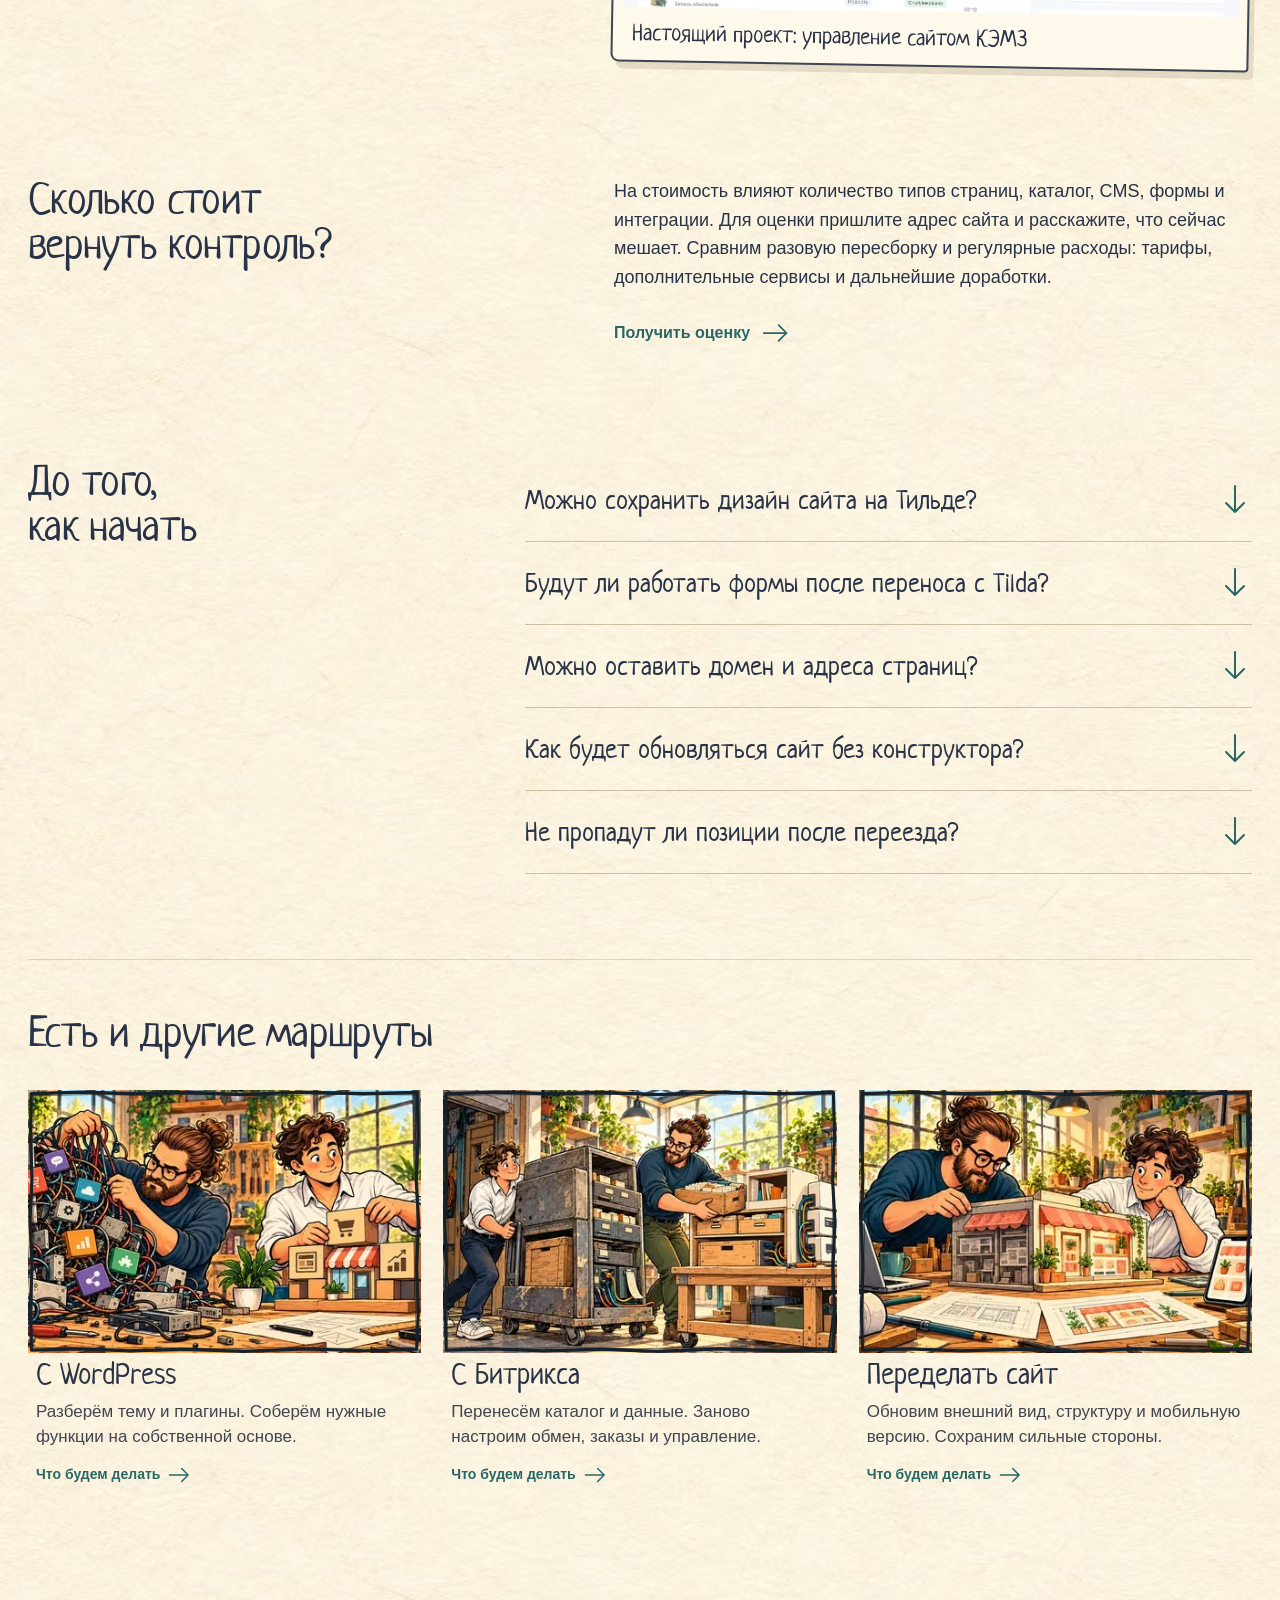
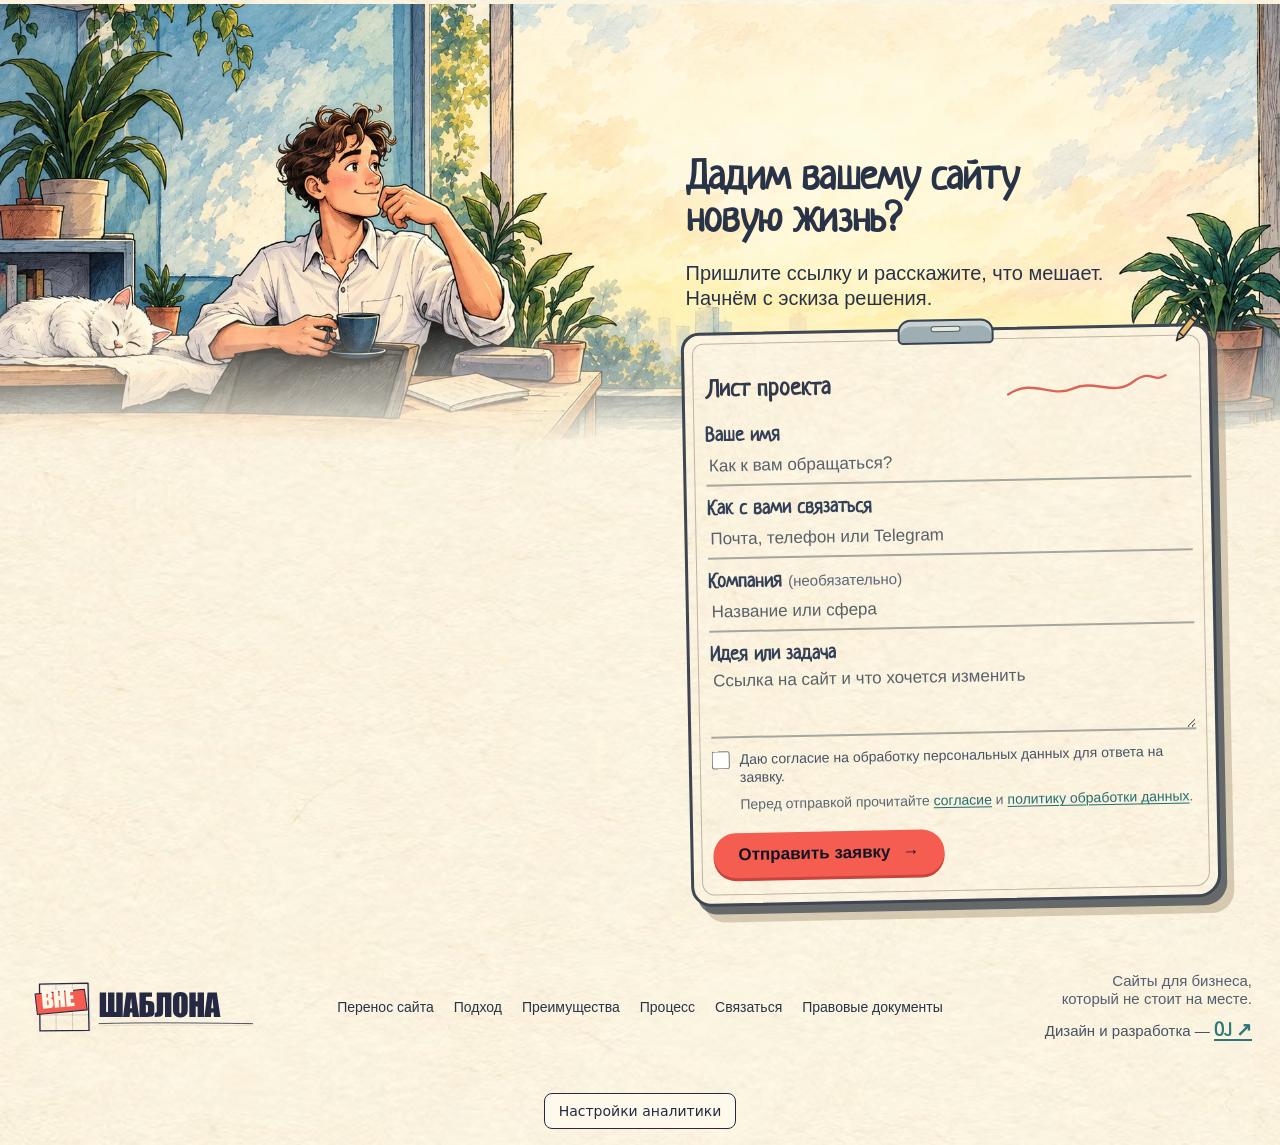
<file: uslugi/perenos-saita-s-tilda/index.html>
<!doctype html>
<html lang="ru"><head><meta charset="utf-8" /><meta name="viewport" content="width=device-width, initial-scale=1" />
<title>Перенос сайта с Tilda на свой код и хостинг — ВНЕ ШАБЛОНА</title><meta name="description" content="Перенесём сайт с Тильды на собственный код: дизайн, формы, CMS, адреса страниц и аналитика. Уберите ограничения конструктора и развивайте сайт по своим правилам." /><link rel="canonical" href="https://vneshablona.ru/uslugi/perenos-saita-s-tilda/" />
<meta name="theme-color" content="#f6ecd9" /><meta property="og:type" content="website" /><meta property="og:locale" content="ru_RU" /><meta property="og:site_name" content="ВНЕ ШАБЛОНА" /><meta property="og:title" content="Перенос сайта с Tilda на свой код и хостинг — ВНЕ ШАБЛОНА" /><meta property="og:description" content="Перенесём сайт с Тильды на собственный код: дизайн, формы, CMS, адреса страниц и аналитика. Уберите ограничения конструктора и развивайте сайт по своим правилам." /><meta property="og:url" content="https://vneshablona.ru/uslugi/perenos-saita-s-tilda/" /><meta property="og:image" content="https://vneshablona.ru/assets/service-tilda.webp" /><meta name="twitter:card" content="summary_large_image" />
<link rel="icon" type="image/svg+xml" href="/favicon.svg" /><link rel="preload" as="font" type="font/woff2" href="/assets/fonts/Neucha-Regular.woff2" crossorigin />
<link rel="stylesheet" href="/site.min.css?v=perf-20261025b" />
<script type="application/ld+json">{"@context": "https://schema.org", "@graph": [{"@type": "WebPage", "@id": "https://vneshablona.ru/uslugi/perenos-saita-s-tilda/#page", "url": "https://vneshablona.ru/uslugi/perenos-saita-s-tilda/", "name": "Перенос сайта с Tilda на свой код и хостинг — ВНЕ ШАБЛОНА", "description": "Перенесём сайт с Тильды на собственный код: дизайн, формы, CMS, адреса страниц и аналитика. Уберите ограничения конструктора и развивайте сайт по своим правилам.", "inLanguage": "ru"}, {"@type": "BreadcrumbList", "itemListElement": [{"@type": "ListItem", "position": 1, "name": "Главная", "item": "https://vneshablona.ru/"}, {"@type": "ListItem", "position": 2, "name": "Перенос и переделка", "item": "https://vneshablona.ru/uslugi/"}, {"@type": "ListItem", "position": 3, "name": "Перенос сайта с Tilda", "item": "https://vneshablona.ru/uslugi/perenos-saita-s-tilda/"}]}, {"@type": "Person", "@id": "https://jakuninoleg.dev/#person", "name": "Олег Якунин", "url": "https://jakuninoleg.dev/ru"}, {"@type": "Service", "name": "Перенос сайта с Tilda", "serviceType": "Перенос сайта с Tilda", "url": "https://vneshablona.ru/uslugi/perenos-saita-s-tilda/", "description": "Перенесём сайт с Тильды на собственный код: дизайн, формы, CMS, адреса страниц и аналитика. Уберите ограничения конструктора и развивайте сайт по своим правилам.", "provider": {"@id": "https://jakuninoleg.dev/#person"}}]}</script><script src="/script.js" defer></script><script src="/analytics.js" defer></script></head>
<body class="service-page"><a class="skip-service" href="#main">К содержимому</a><header class="site-header" id="top">
      <div class="site-header__inner">
        <a class="brand" href="/#top" aria-label="ВНЕ ШАБЛОНА — наверх">
          <img
            src="/assets/logo-vne-shablona.svg"
            width="920"
            height="200"
            alt="ВНЕ ШАБЛОНА"
          />
        </a>

        <button
          class="menu-toggle"
          type="button"
          aria-label="Открыть меню"
          aria-controls="site-nav"
          aria-expanded="false"
        >
          <span></span><span></span><span></span>
        </button>

        <nav class="site-nav" id="site-nav" aria-label="Навигация по странице">
          <a href="/uslugi/">Перенос сайта</a>
          <a href="/#approach">Подход</a>
          <a href="/#benefits">Преимущества</a>
          <a href="/#process">Процесс</a>
          <a href="#contact">Связаться</a>
          <a class="site-nav__cta" href="#contact">Сделать сайт под себя</a>
        </nav>

        <a class="site-header__cta" href="#contact">Сделать сайт под себя</a>
      </div>
    </header><main id="main"><nav class="service-breadcrumbs section-inner" aria-label="Хлебные крошки"><a href="/">Главная</a><span aria-hidden="true">/</span><a href="/uslugi/">Перенос и переделка</a><span aria-hidden="true">/</span><span aria-current="page">Перенос сайта с Tilda</span></nav>
<section class="service-hero" aria-labelledby="service-title"><div class="service-hero__copy section-inner"><h1 id="service-title">Перенос с Тильды.<br /><em>Дальше — без рамок.</em></h1><p>Перенесём сайт с Tilda на собственный код и хостинг. Сохраним то, что работает, уберём ограничения конструктора и подготовим место для роста.</p><div class="service-actions"><a class="pill-button" href="#contact">Обсудить перенос с Tilda <svg viewBox="0 0 32 24" width="32" height="24" aria-hidden="true"><path d="M2 12h26M19 3l9 9-9 9" fill="none" stroke="currentColor" stroke-width="2" stroke-linecap="round" stroke-linejoin="round"/></svg></a><a class="service-text-link" href="#scope">Что входит в работу <svg viewBox="0 0 32 24" width="32" height="24" aria-hidden="true"><path d="M2 12h26M19 3l9 9-9 9" fill="none" stroke="currentColor" stroke-width="2" stroke-linecap="round" stroke-linejoin="round"/></svg></a></div></div><figure class="service-panorama"><div class="service-panorama__frame"><picture><source type="image/avif" srcset="/assets/service-tilda-640.avif 640w, /assets/service-tilda-1280.avif 1280w, /assets/service-tilda.avif 1870w" sizes="100vw" /><img src="/assets/service-tilda.webp" srcset="/assets/service-tilda-640.webp 640w, /assets/service-tilda-1280.webp 1280w, /assets/service-tilda.webp 1870w" sizes="100vw" width="1870" height="841" alt="Владелец и разработчик достают витрину сайта из тесной коробки конструктора" fetchpriority="high" decoding="async" /></picture></div><figcaption>Забираем ценное. Открываем возможности.</figcaption></figure></section>
<section class="service-scope" id="scope" aria-labelledby="scope-title"><div class="section-inner"><div class="service-section-intro"><h2 id="scope-title">Сайт должен расти вместе с бизнесом</h2><p>Новая услуга не помещается в старую структуру. Каталог приходится собирать из обходных решений. Изменение формы требует ещё одного сервиса. Если каждый следующий шаг упирается в возможности платформы, пора менять основу сайта.</p></div><div class="service-scope__list"><article><h3>Дизайн без рамок блоков</h3><p>Перенесём узнаваемый образ бренда или создадим новый интерфейс. Отдельно проработаем телефон: меню, каталог, формы и путь до обращения.</p></article><article><h3>Контент под вашим управлением</h3><p>Для услуг, товаров, кейсов и новостей настроим нужные поля в CMS. Для небольшого сайта без частых обновлений можно обойтись без отдельной админки.</p></article><article><h3>Заявки без привязки к конструктору</h3><p>Пересоберём формы и доставку обращений, подключим согласованные CRM, почту или Telegram. Проверим не только кнопку, но и получение заявки.</p></article><article><h3>Основа для поиска</h3><p>Составим карту старых и новых URL, перенесём заголовки и метаданные, проверим ссылки, sitemap и доступность страниц для поисковиков.</p></article></div></div></section>
<section class="service-feature section-inner"><h2>Экспорт ZIP ещё не означает независимый сайт</h2><div><p>У Тильды есть экспорт кода, но некоторые функции остаются связаны с платформой: приём форм, управление каталогом, потоки и личный кабинет. Поэтому сначала разбираемся, что именно использует ваш сайт. Затем выбираем: достаточно переноса страниц или нужна пересборка функций на своей стороне.</p><a class="service-text-link" href="https://help-ru.tilda.cc/export" target="_blank" rel="noopener noreferrer">Ограничения экспорта в документации Tilda <svg viewBox="0 0 32 24" width="32" height="24" aria-hidden="true"><path d="M2 12h26M19 3l9 9-9 9" fill="none" stroke="currentColor" stroke-width="2" stroke-linecap="round" stroke-linejoin="round"/></svg></a></div></section>
<section class="service-process" aria-labelledby="move-title"><div class="section-inner"><h2 id="move-title">Сначала подготовка.<br /><em>Потом новая глава.</em></h2><ol><li><h3>Разобрать текущий сайт</h3><p>Страницы, формы, каталог, внешние сервисы, посещаемые URL и доступы. Фиксируем, что сохраняем, что переделываем и от чего можно отказаться.</p></li><li><h3>Собрать новую версию</h3><p>Разрабатываем сайт отдельно от действующего. Переносим материалы, настраиваем управление и проверяем сценарии на компьютере и телефоне.</p></li><li><h3>Переключить и проверить</h3><p>Готовим резервную копию и план возврата. После переключения домена проверяем страницы, обращения, аналитику и перенаправления.</p></li></ol></div></section>
<section class="service-proof section-inner" aria-labelledby="proof-title"><div><h2 id="proof-title">За красивым сайтом —<br />удобное управление.</h2><p>На сайте КЭМЗ продукция, категории, новости и документы управляются через OJ CMS. Редактор работает с контентом, черновиками и публикацией в одной панели.</p><a class="service-text-link" href="https://jakuninoleg.dev/ru/work/aokemz">Посмотреть работу Олега Якунина <svg viewBox="0 0 32 24" width="32" height="24" aria-hidden="true"><path d="M2 12h26M19 3l9 9-9 9" fill="none" stroke="currentColor" stroke-width="2" stroke-linecap="round" stroke-linejoin="round"/></svg></a></div><figure><img src="/assets/kemz-cms.webp" width="1265" height="723" loading="lazy" alt="Панель OJ CMS сайта КЭМЗ: продукция, категории, новости и последние изменения" /><figcaption>Настоящий проект: управление сайтом КЭМЗ</figcaption></figure></section>
<section class="service-price section-inner"><h2>Сколько стоит<br />вернуть контроль?</h2><div><p>На стоимость влияют количество типов страниц, каталог, CMS, формы и интеграции. Для оценки пришлите адрес сайта и расскажите, что сейчас мешает. Сравним разовую пересборку и регулярные расходы: тарифы, дополнительные сервисы и дальнейшие доработки.</p><a class="service-text-link" href="#contact">Получить оценку <svg viewBox="0 0 32 24" width="32" height="24" aria-hidden="true"><path d="M2 12h26M19 3l9 9-9 9" fill="none" stroke="currentColor" stroke-width="2" stroke-linecap="round" stroke-linejoin="round"/></svg></a></div></section>
<section class="service-faq section-inner" aria-labelledby="faq-title"><h2 id="faq-title">До того,<br />как начать</h2><div><details><summary>Можно сохранить дизайн сайта на Тильде?<span aria-hidden="true"><svg viewBox="0 0 32 24" width="32" height="24" aria-hidden="true"><path d="M2 12h26M19 3l9 9-9 9" fill="none" stroke="currentColor" stroke-width="2" stroke-linecap="round" stroke-linejoin="round"/></svg></span></summary><div class="service-faq__answer"><p>Да. Сначала определим, какие элементы важно сохранить: композицию, типографику, иллюстрации и узнаваемые детали. Затем перенесём их в собственный интерфейс и отдельно проверим мобильную версию. При необходимости обновим структуру и дизайн в рамках того же проекта.</p></div></details><details><summary>Будут ли работать формы после переноса с Tilda?<span aria-hidden="true"><svg viewBox="0 0 32 24" width="32" height="24" aria-hidden="true"><path d="M2 12h26M19 3l9 9-9 9" fill="none" stroke="currentColor" stroke-width="2" stroke-linecap="round" stroke-linejoin="round"/></svg></span></summary><div class="service-faq__answer"><p>Обработку заявок подключаем и проверяем отдельно. Экспорт страниц сам по себе не заменяет сервис приёма данных. До запуска согласуем получателя, состав полей и маршрут обращения, затем проверим доставку и обработку ошибок.</p></div></details><details><summary>Можно оставить домен и адреса страниц?<span aria-hidden="true"><svg viewBox="0 0 32 24" width="32" height="24" aria-hidden="true"><path d="M2 12h26M19 3l9 9-9 9" fill="none" stroke="currentColor" stroke-width="2" stroke-linecap="round" stroke-linejoin="round"/></svg></span></summary><div class="service-faq__answer"><p>Домен можно сохранить, если у вас есть доступ к его управлению. Для полезных страниц стараемся сохранить URL. Если структура меняется, составляем карту адресов и настраиваем постоянные перенаправления со старых страниц на соответствующие новые.</p></div></details><details><summary>Как будет обновляться сайт без конструктора?<span aria-hidden="true"><svg viewBox="0 0 32 24" width="32" height="24" aria-hidden="true"><path d="M2 12h26M19 3l9 9-9 9" fill="none" stroke="currentColor" stroke-width="2" stroke-linecap="round" stroke-linejoin="round"/></svg></span></summary><div class="service-faq__answer"><p>Зависит от частоты изменений. Небольшой сайт можно обновлять через разработчика. Если вы регулярно меняете услуги, товары или статьи, подключим CMS с полями под ваш контент и покажем, как ей пользоваться.</p></div></details><details><summary>Не пропадут ли позиции после переезда?<span aria-hidden="true"><svg viewBox="0 0 32 24" width="32" height="24" aria-hidden="true"><path d="M2 12h26M19 3l9 9-9 9" fill="none" stroke="currentColor" stroke-width="2" stroke-linecap="round" stroke-linejoin="round"/></svg></span></summary><div class="service-faq__answer"><p>Переезд готовим по карте URL: переносим полезный контент, заголовки и метаданные, проверяем редиректы и внутренние ссылки. После запуска наблюдаем индексацию и доступные поисковые показатели. Смена платформы сама по себе не обещает роста позиций.</p></div></details></div></section>
<aside class="service-related section-inner" aria-labelledby="related-title"><h2 id="related-title">Есть и другие маршруты</h2><div class="migration-routes migration-routes--related"><a class="migration-route" href="/uslugi/pererabotka-saita-na-wordpress/"><div class="migration-route__art"><picture><source type="image/avif" srcset="/assets/service-wordpress-640.avif 640w, /assets/service-wordpress-1280.avif 1280w, /assets/service-wordpress.avif 1870w" sizes="(max-width: 760px) 100vw, (max-width: 1500px) 48vw, 700px" /><img src="/assets/service-wordpress.webp" srcset="/assets/service-wordpress-640.webp 640w, /assets/service-wordpress-1280.webp 1280w, /assets/service-wordpress.webp 1870w" sizes="(max-width: 760px) 100vw, (max-width: 1500px) 48vw, 700px" width="1870" height="841" alt="" loading="lazy" decoding="async" /></picture></div><div class="migration-route__copy"><h3>С WordPress</h3><p>Разберём тему и плагины. Соберём нужные функции на собственной основе.</p><span class="service-text-link">Что будем делать <svg viewBox="0 0 32 24" width="32" height="24" aria-hidden="true"><path d="M2 12h26M19 3l9 9-9 9" fill="none" stroke="currentColor" stroke-width="2" stroke-linecap="round" stroke-linejoin="round"/></svg></span></div></a><a class="migration-route" href="/uslugi/perenos-saita-s-bitriks/"><div class="migration-route__art"><picture><source type="image/avif" srcset="/assets/service-bitrix-640.avif 640w, /assets/service-bitrix-1280.avif 1280w, /assets/service-bitrix.avif 1870w" sizes="(max-width: 760px) 100vw, (max-width: 1500px) 48vw, 700px" /><img src="/assets/service-bitrix.webp" srcset="/assets/service-bitrix-640.webp 640w, /assets/service-bitrix-1280.webp 1280w, /assets/service-bitrix.webp 1870w" sizes="(max-width: 760px) 100vw, (max-width: 1500px) 48vw, 700px" width="1870" height="841" alt="" loading="lazy" decoding="async" /></picture></div><div class="migration-route__copy"><h3>С Битрикса</h3><p>Перенесём каталог и данные. Заново настроим обмен, заказы и управление.</p><span class="service-text-link">Что будем делать <svg viewBox="0 0 32 24" width="32" height="24" aria-hidden="true"><path d="M2 12h26M19 3l9 9-9 9" fill="none" stroke="currentColor" stroke-width="2" stroke-linecap="round" stroke-linejoin="round"/></svg></span></div></a><a class="migration-route" href="/uslugi/peredelka-i-redizain-saita/"><div class="migration-route__art"><picture><source type="image/avif" srcset="/assets/service-redesign-640.avif 640w, /assets/service-redesign-1280.avif 1280w, /assets/service-redesign.avif 1869w" sizes="(max-width: 760px) 100vw, (max-width: 1500px) 48vw, 700px" /><img src="/assets/service-redesign.webp" srcset="/assets/service-redesign-640.webp 640w, /assets/service-redesign-1280.webp 1280w, /assets/service-redesign.webp 1869w" sizes="(max-width: 760px) 100vw, (max-width: 1500px) 48vw, 700px" width="1869" height="842" alt="" loading="lazy" decoding="async" /></picture></div><div class="migration-route__copy"><h3>Переделать сайт</h3><p>Обновим внешний вид, структуру и мобильную версию. Сохраним сильные стороны.</p><span class="service-text-link">Что будем делать <svg viewBox="0 0 32 24" width="32" height="24" aria-hidden="true"><path d="M2 12h26M19 3l9 9-9 9" fill="none" stroke="currentColor" stroke-width="2" stroke-linecap="round" stroke-linejoin="round"/></svg></span></div></a></div></aside><section class="contact" id="contact" aria-labelledby="contact-title">
        <div class="contact__inner">
          <img class="contact__art" src="/assets/contact-studio-extended.webp" width="1899" height="828" loading="lazy" alt="Владелец бизнеса с чашкой кофе в уютной мастерской, рядом спит кот." />
          <img class="contact__art-overlap" src="/assets/contact-studio-extended.webp" width="1899" height="828" loading="lazy" alt="" aria-hidden="true" />
          <p class="contact__conversation">Мой бизнес,<br />мой сайт,<br />мои правила.</p>
          <div class="contact__content">
            <h2 id="contact-title">Дадим вашему сайту<br />новую жизнь?</h2>
            <p>Пришлите ссылку и расскажите, что мешает. Начнём с эскиза решения.</p>
            <div class="sketch-tablet">
              <span class="sketch-tablet__clip" aria-hidden="true"></span>
              <div class="sketch-tablet__head">
                <span>Лист проекта</span>
                <svg viewBox="0 0 220 64" aria-hidden="true" focusable="false">
                  <path class="sketch-tablet__stroke" d="M8 47 C40 26 63 53 91 41 S143 52 168 34 S193 37 210 26" />
                  <g class="sketch-tablet__pencil" transform="translate(185 7) rotate(39 9 20)">
                    <path d="M5 3 13 3 13 33 9 42 5 33Z" fill="#e8b965" stroke="#273044" stroke-width="2" stroke-linejoin="round" />
                    <path d="M5 8 13 8 M5 32 13 32" fill="none" stroke="#273044" stroke-width="2" />
                    <path d="M7 38 9 42 11 38" fill="#273044" />
                  </g>
                </svg>
              </div>
              <form class="contact__form" id="lead-form" aria-label="Заявка на обсуждение проекта">
                <input type="hidden" name="Направление" value="Перенос сайта с Tilda" /><label>Ваше имя<input type="text" name="Имя" autocomplete="name" placeholder="Как к вам обращаться?" maxlength="100" required /></label>
                <label>Как с вами связаться<input type="text" name="Контакт" placeholder="Почта, телефон или Telegram" maxlength="200" required /></label>
                <label>Компания <span class="contact__optional">(необязательно)</span><input type="text" name="Компания" autocomplete="organization" placeholder="Название или сфера" maxlength="120" /></label>
                <label>Идея или задача<textarea name="Задача" rows="3" placeholder="Ссылка на сайт и что хочется изменить" maxlength="4000" required></textarea></label>
                <label class="contact__consent"><input type="checkbox" required /><span>Даю согласие на обработку персональных данных для ответа на заявку.</span></label>
                <p class="contact__legal-links">Перед отправкой прочитайте <a href="/legal/#consent" target="_blank" rel="noopener noreferrer">согласие</a> и <a href="/legal/#policy" target="_blank" rel="noopener noreferrer">политику обработки данных</a>.</p>
                <button class="pill-button" type="submit"><span class="contact__submit-label">Отправить заявку</span> <span aria-hidden="true">→</span></button>
                <p class="contact__form-status" role="status" aria-live="polite"></p>
              </form>
            </div>
          </div>
        </div>
      </section></main><footer class="site-footer"><div class="section-inner site-footer__inner"><a class="brand brand--footer" href="/#top" aria-label="ВНЕ ШАБЛОНА — наверх"><img src="/assets/logo-vne-shablona.svg" width="920" height="200" alt="ВНЕ ШАБЛОНА" /></a><nav aria-label="Навигация внизу страницы"><a href="/uslugi/">Перенос сайта</a><a href="/#approach">Подход</a><a href="/#benefits">Преимущества</a><a href="/#process">Процесс</a><a href="#contact">Связаться</a><a href="/legal/">Правовые документы</a></nav><div class="site-footer__end"><p>Сайты для бизнеса,<br />который не стоит на месте.</p><p class="site-footer__credit">Дизайн и разработка — <a href="https://jakuninoleg.dev/ru" target="_blank" rel="noopener noreferrer">OJ ↗</a></p></div></div></footer></body></html>
</file>
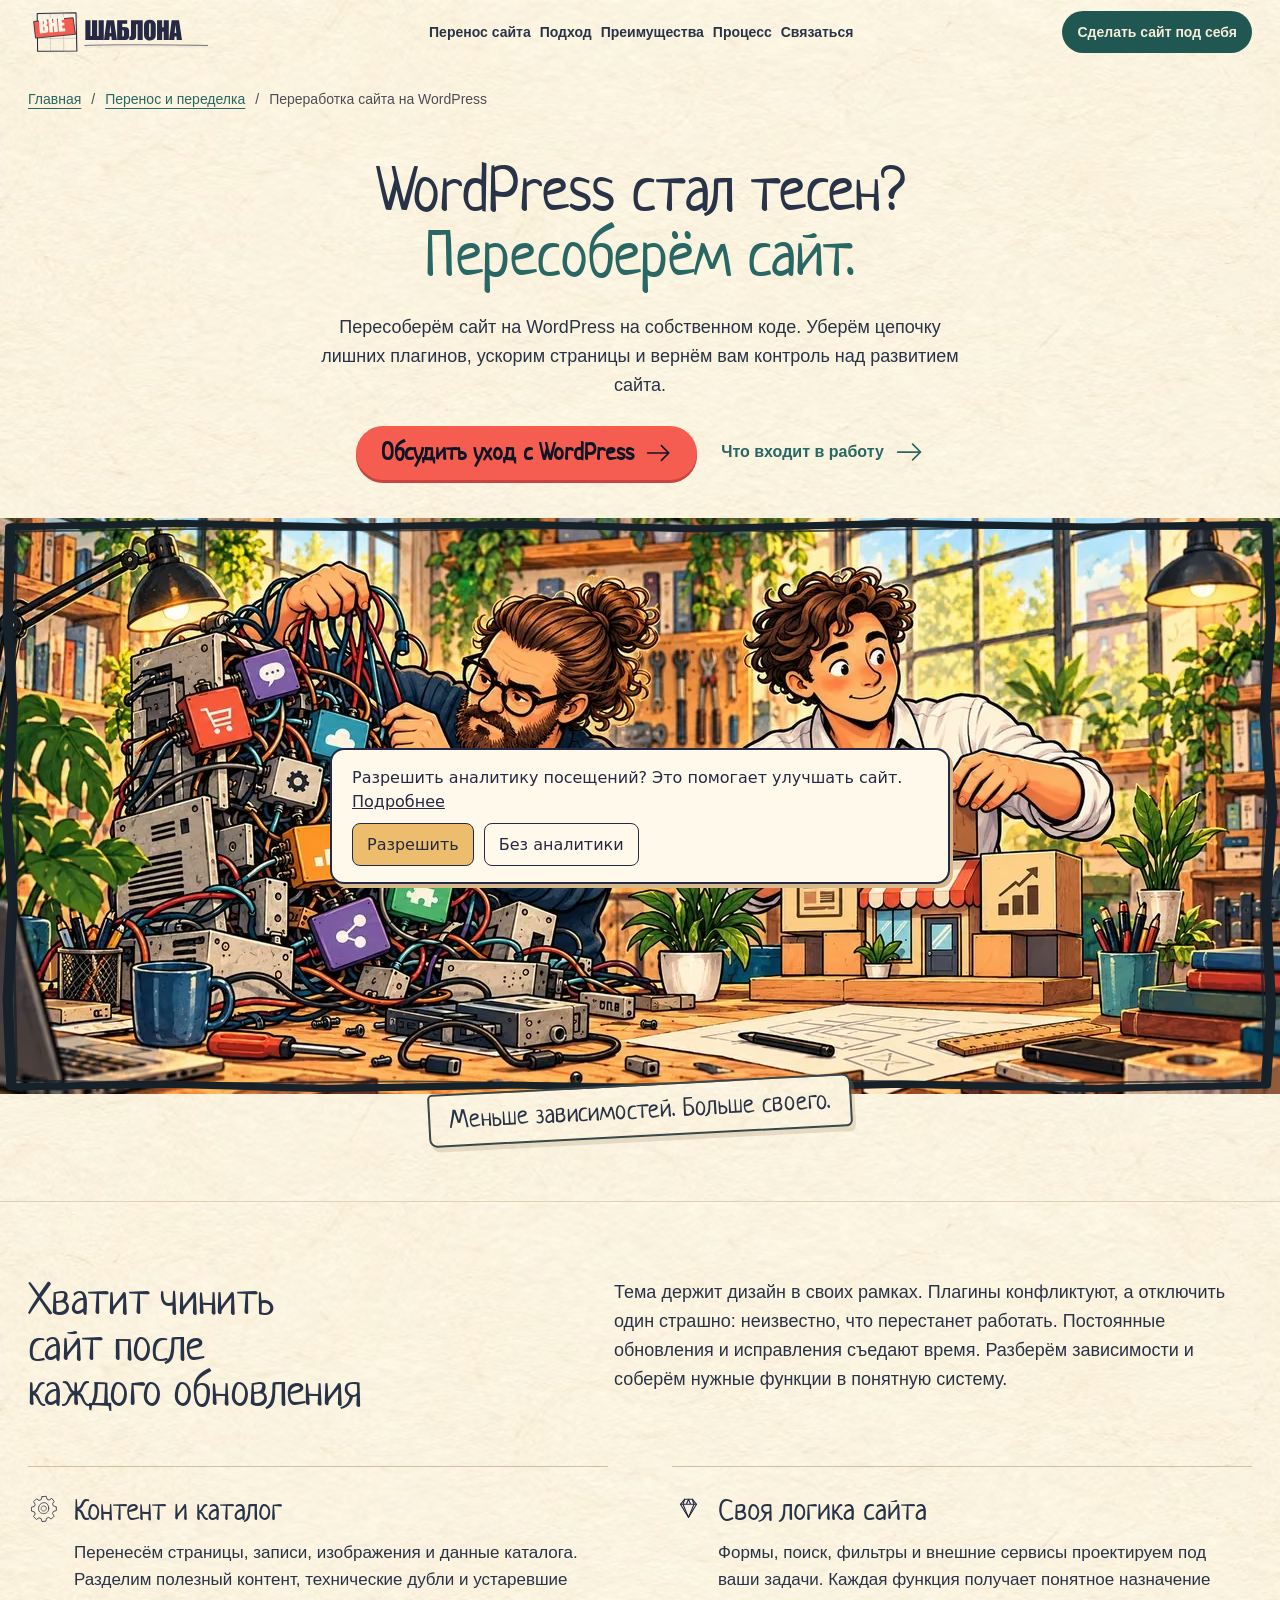
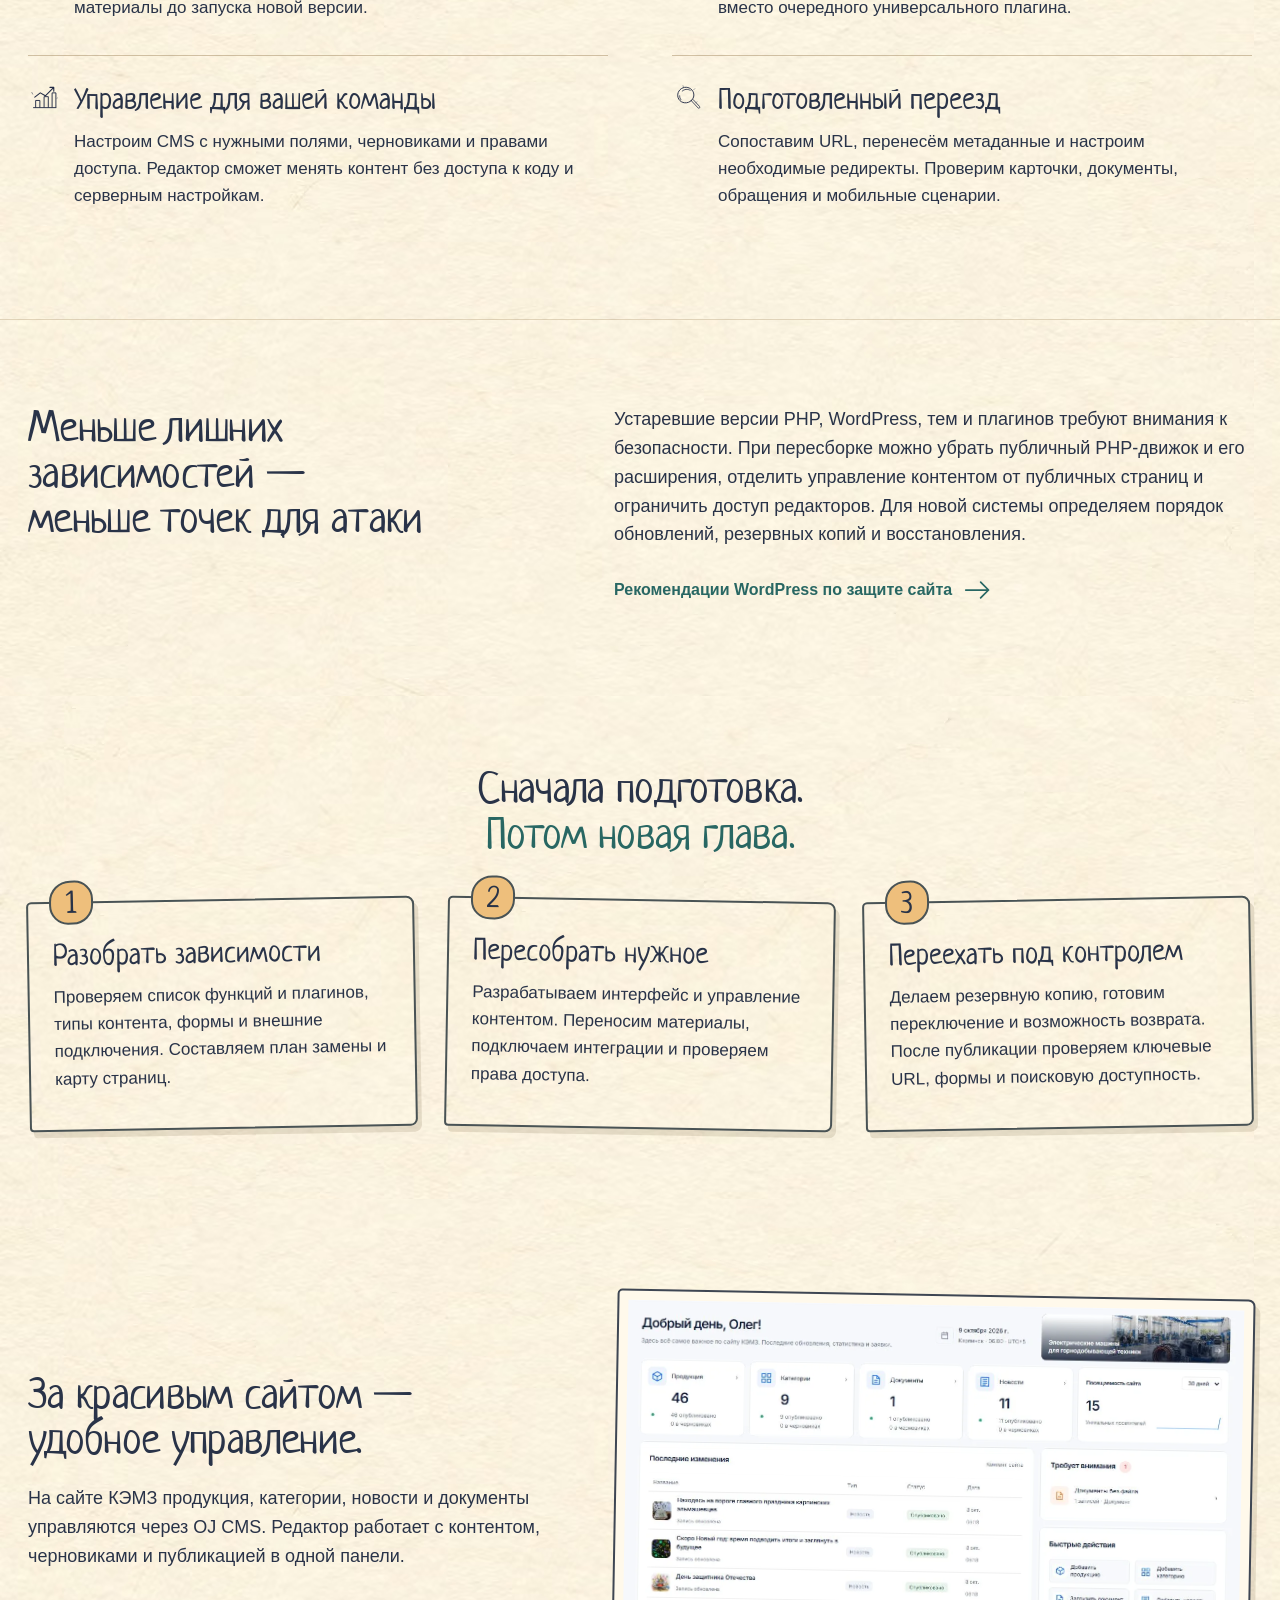
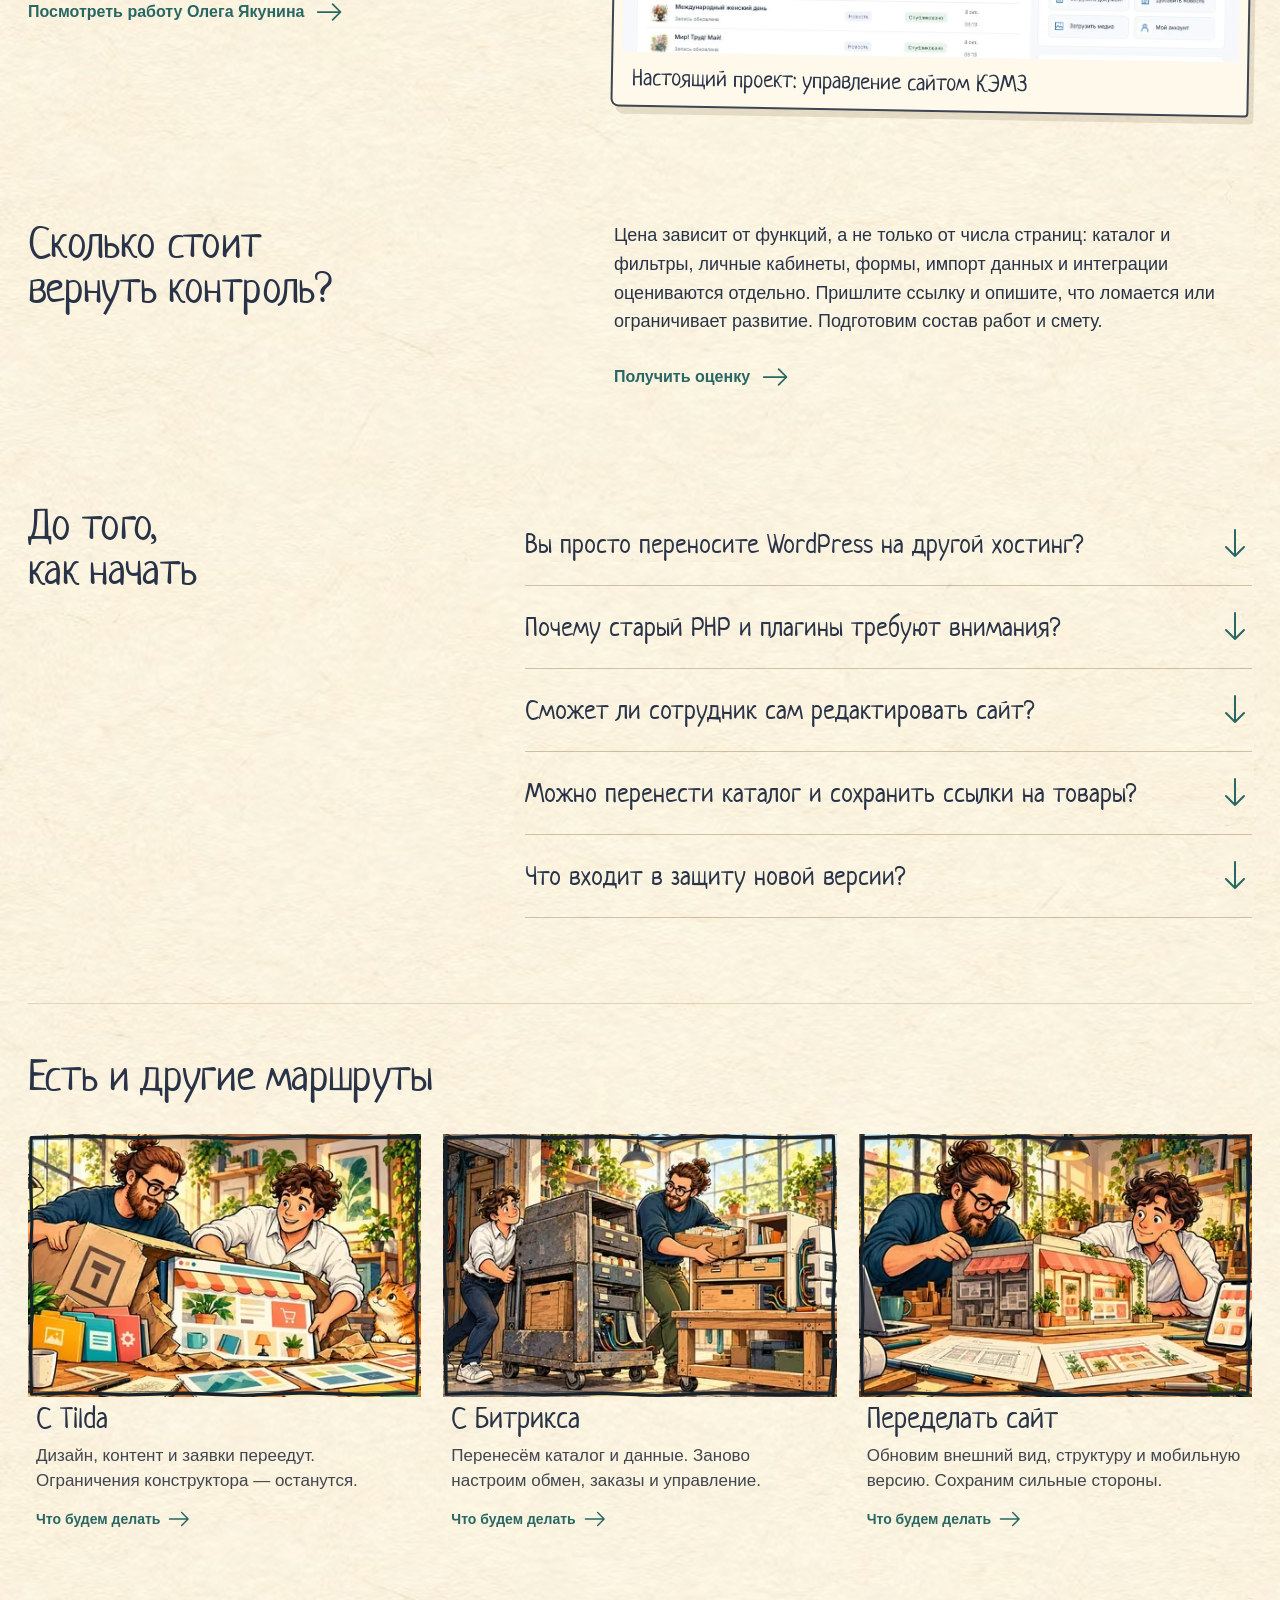
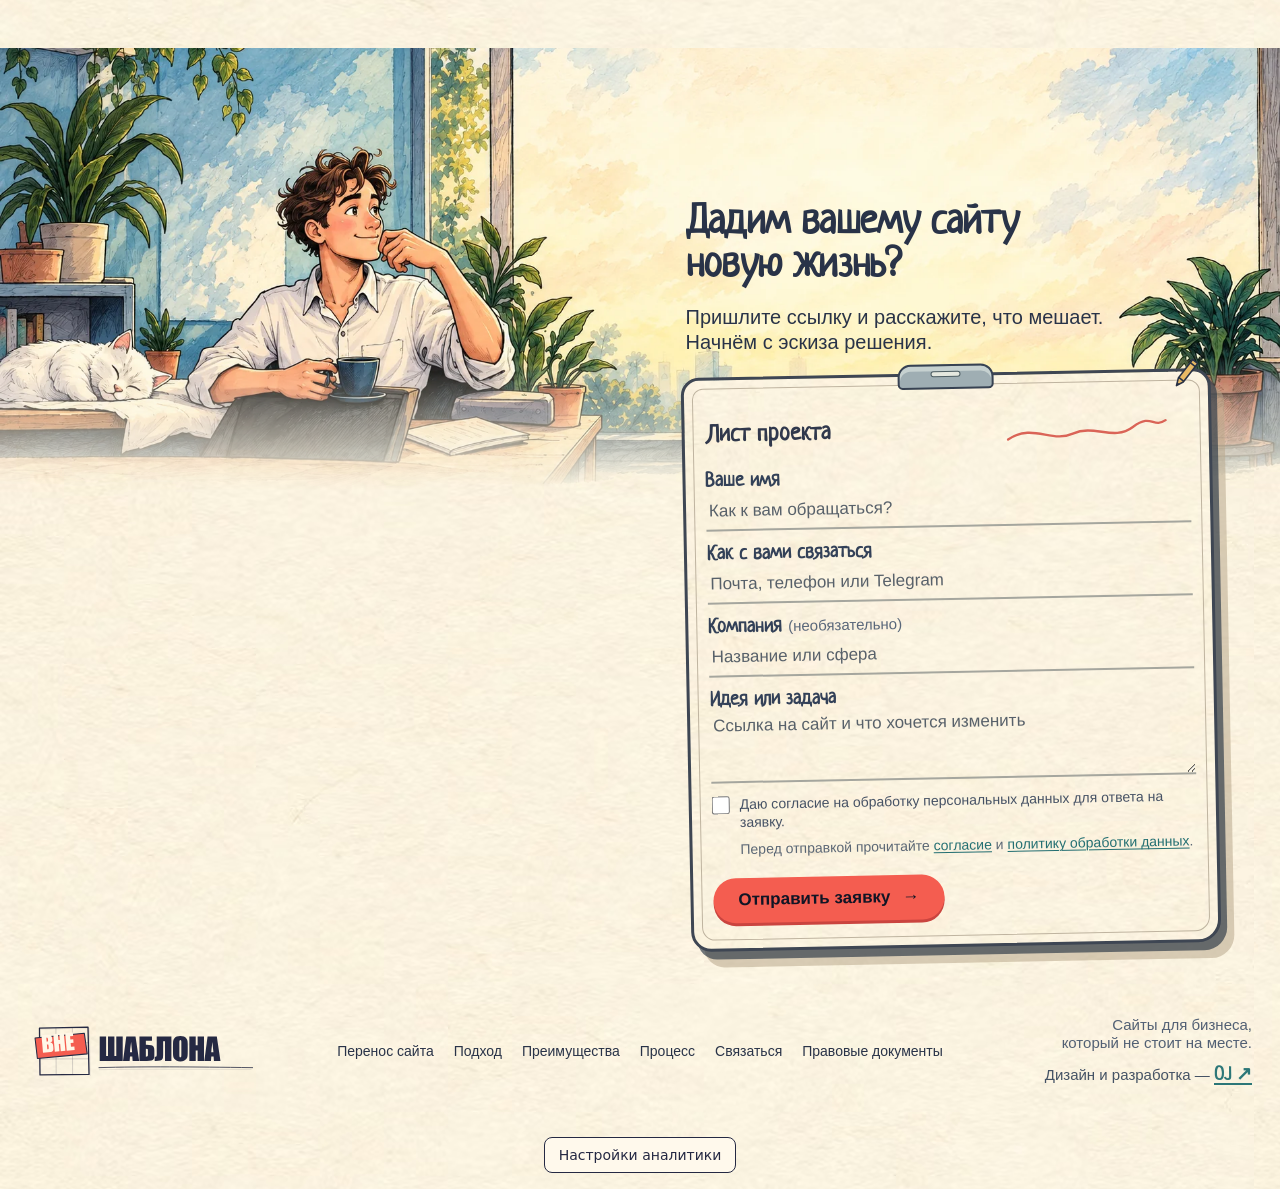
<file: uslugi/pererabotka-saita-na-wordpress/index.html>
<!doctype html>
<html lang="ru"><head><meta charset="utf-8" /><meta name="viewport" content="width=device-width, initial-scale=1" />
<title>Перенос с WordPress на собственный сайт — ВНЕ ШАБЛОНА</title><meta name="description" content="Переработаем сайт на WordPress: уберём зависимость от темы и плагинов, перенесём контент, формы и каталог. Собственный код, понятная CMS и подготовленный переезд." /><link rel="canonical" href="https://vneshablona.ru/uslugi/pererabotka-saita-na-wordpress/" />
<meta name="theme-color" content="#f6ecd9" /><meta property="og:type" content="website" /><meta property="og:locale" content="ru_RU" /><meta property="og:site_name" content="ВНЕ ШАБЛОНА" /><meta property="og:title" content="Перенос с WordPress на собственный сайт — ВНЕ ШАБЛОНА" /><meta property="og:description" content="Переработаем сайт на WordPress: уберём зависимость от темы и плагинов, перенесём контент, формы и каталог. Собственный код, понятная CMS и подготовленный переезд." /><meta property="og:url" content="https://vneshablona.ru/uslugi/pererabotka-saita-na-wordpress/" /><meta property="og:image" content="https://vneshablona.ru/assets/service-wordpress.webp" /><meta name="twitter:card" content="summary_large_image" />
<link rel="icon" type="image/svg+xml" href="/favicon.svg" /><link rel="preload" as="font" type="font/woff2" href="/assets/fonts/Neucha-Regular.woff2" crossorigin />
<link rel="stylesheet" href="/site.min.css?v=perf-20261025b" />
<script type="application/ld+json">{"@context": "https://schema.org", "@graph": [{"@type": "WebPage", "@id": "https://vneshablona.ru/uslugi/pererabotka-saita-na-wordpress/#page", "url": "https://vneshablona.ru/uslugi/pererabotka-saita-na-wordpress/", "name": "Перенос с WordPress на собственный сайт — ВНЕ ШАБЛОНА", "description": "Переработаем сайт на WordPress: уберём зависимость от темы и плагинов, перенесём контент, формы и каталог. Собственный код, понятная CMS и подготовленный переезд.", "inLanguage": "ru"}, {"@type": "BreadcrumbList", "itemListElement": [{"@type": "ListItem", "position": 1, "name": "Главная", "item": "https://vneshablona.ru/"}, {"@type": "ListItem", "position": 2, "name": "Перенос и переделка", "item": "https://vneshablona.ru/uslugi/"}, {"@type": "ListItem", "position": 3, "name": "Переработка сайта на WordPress", "item": "https://vneshablona.ru/uslugi/pererabotka-saita-na-wordpress/"}]}, {"@type": "Person", "@id": "https://jakuninoleg.dev/#person", "name": "Олег Якунин", "url": "https://jakuninoleg.dev/ru"}, {"@type": "Service", "name": "Переработка сайта на WordPress", "serviceType": "Переработка сайта на WordPress", "url": "https://vneshablona.ru/uslugi/pererabotka-saita-na-wordpress/", "description": "Переработаем сайт на WordPress: уберём зависимость от темы и плагинов, перенесём контент, формы и каталог. Собственный код, понятная CMS и подготовленный переезд.", "provider": {"@id": "https://jakuninoleg.dev/#person"}}]}</script><script src="/script.js" defer></script><script src="/analytics.js" defer></script></head>
<body class="service-page"><a class="skip-service" href="#main">К содержимому</a><header class="site-header" id="top">
      <div class="site-header__inner">
        <a class="brand" href="/#top" aria-label="ВНЕ ШАБЛОНА — наверх">
          <img
            src="/assets/logo-vne-shablona.svg"
            width="920"
            height="200"
            alt="ВНЕ ШАБЛОНА"
          />
        </a>

        <button
          class="menu-toggle"
          type="button"
          aria-label="Открыть меню"
          aria-controls="site-nav"
          aria-expanded="false"
        >
          <span></span><span></span><span></span>
        </button>

        <nav class="site-nav" id="site-nav" aria-label="Навигация по странице">
          <a href="/uslugi/">Перенос сайта</a>
          <a href="/#approach">Подход</a>
          <a href="/#benefits">Преимущества</a>
          <a href="/#process">Процесс</a>
          <a href="#contact">Связаться</a>
          <a class="site-nav__cta" href="#contact">Сделать сайт под себя</a>
        </nav>

        <a class="site-header__cta" href="#contact">Сделать сайт под себя</a>
      </div>
    </header><main id="main"><nav class="service-breadcrumbs section-inner" aria-label="Хлебные крошки"><a href="/">Главная</a><span aria-hidden="true">/</span><a href="/uslugi/">Перенос и переделка</a><span aria-hidden="true">/</span><span aria-current="page">Переработка сайта на WordPress</span></nav>
<section class="service-hero" aria-labelledby="service-title"><div class="service-hero__copy section-inner"><h1 id="service-title">WordPress стал тесен?<br /><em>Пересоберём сайт.</em></h1><p>Пересоберём сайт на WordPress на собственном коде. Уберём цепочку лишних плагинов, ускорим страницы и вернём вам контроль над развитием сайта.</p><div class="service-actions"><a class="pill-button" href="#contact">Обсудить уход с WordPress <svg viewBox="0 0 32 24" width="32" height="24" aria-hidden="true"><path d="M2 12h26M19 3l9 9-9 9" fill="none" stroke="currentColor" stroke-width="2" stroke-linecap="round" stroke-linejoin="round"/></svg></a><a class="service-text-link" href="#scope">Что входит в работу <svg viewBox="0 0 32 24" width="32" height="24" aria-hidden="true"><path d="M2 12h26M19 3l9 9-9 9" fill="none" stroke="currentColor" stroke-width="2" stroke-linecap="round" stroke-linejoin="round"/></svg></a></div></div><figure class="service-panorama"><div class="service-panorama__frame"><picture><source type="image/avif" srcset="/assets/service-wordpress-640.avif 640w, /assets/service-wordpress-1280.avif 1280w, /assets/service-wordpress.avif 1870w" sizes="100vw" /><img src="/assets/service-wordpress.webp" srcset="/assets/service-wordpress-640.webp 640w, /assets/service-wordpress-1280.webp 1280w, /assets/service-wordpress.webp 1870w" sizes="100vw" width="1870" height="841" alt="Разработчик разбирает запутанную машину плагинов, а владелец собирает нужные функции сайта" fetchpriority="high" decoding="async" /></picture></div><figcaption>Меньше зависимостей. Больше своего.</figcaption></figure></section>
<section class="service-scope" id="scope" aria-labelledby="scope-title"><div class="section-inner"><div class="service-section-intro"><h2 id="scope-title">Хватит чинить сайт после каждого обновления</h2><p>Тема держит дизайн в своих рамках. Плагины конфликтуют, а отключить один страшно: неизвестно, что перестанет работать. Постоянные обновления и исправления съедают время. Разберём зависимости и соберём нужные функции в понятную систему.</p></div><div class="service-scope__list"><article><h3>Контент и каталог</h3><p>Перенесём страницы, записи, изображения и данные каталога. Разделим полезный контент, технические дубли и устаревшие материалы до запуска новой версии.</p></article><article><h3>Своя логика сайта</h3><p>Формы, поиск, фильтры и внешние сервисы проектируем под ваши задачи. Каждая функция получает понятное назначение вместо очередного универсального плагина.</p></article><article><h3>Управление для вашей команды</h3><p>Настроим CMS с нужными полями, черновиками и правами доступа. Редактор сможет менять контент без доступа к коду и серверным настройкам.</p></article><article><h3>Подготовленный переезд</h3><p>Сопоставим URL, перенесём метаданные и настроим необходимые редиректы. Проверим карточки, документы, обращения и мобильные сценарии.</p></article></div></div></section>
<section class="service-feature section-inner"><h2>Меньше лишних зависимостей — меньше точек для атаки</h2><div><p>Устаревшие версии PHP, WordPress, тем и плагинов требуют внимания к безопасности. При пересборке можно убрать публичный PHP-движок и его расширения, отделить управление контентом от публичных страниц и ограничить доступ редакторов. Для новой системы определяем порядок обновлений, резервных копий и восстановления.</p><a class="service-text-link" href="https://developer.wordpress.org/advanced-administration/security/hardening/" target="_blank" rel="noopener noreferrer">Рекомендации WordPress по защите сайта <svg viewBox="0 0 32 24" width="32" height="24" aria-hidden="true"><path d="M2 12h26M19 3l9 9-9 9" fill="none" stroke="currentColor" stroke-width="2" stroke-linecap="round" stroke-linejoin="round"/></svg></a></div></section>
<section class="service-process" aria-labelledby="move-title"><div class="section-inner"><h2 id="move-title">Сначала подготовка.<br /><em>Потом новая глава.</em></h2><ol><li><h3>Разобрать зависимости</h3><p>Проверяем список функций и плагинов, типы контента, формы и внешние подключения. Составляем план замены и карту страниц.</p></li><li><h3>Пересобрать нужное</h3><p>Разрабатываем интерфейс и управление контентом. Переносим материалы, подключаем интеграции и проверяем права доступа.</p></li><li><h3>Переехать под контролем</h3><p>Делаем резервную копию, готовим переключение и возможность возврата. После публикации проверяем ключевые URL, формы и поисковую доступность.</p></li></ol></div></section>
<section class="service-proof section-inner" aria-labelledby="proof-title"><div><h2 id="proof-title">За красивым сайтом —<br />удобное управление.</h2><p>На сайте КЭМЗ продукция, категории, новости и документы управляются через OJ CMS. Редактор работает с контентом, черновиками и публикацией в одной панели.</p><a class="service-text-link" href="https://jakuninoleg.dev/ru/work/aokemz">Посмотреть работу Олега Якунина <svg viewBox="0 0 32 24" width="32" height="24" aria-hidden="true"><path d="M2 12h26M19 3l9 9-9 9" fill="none" stroke="currentColor" stroke-width="2" stroke-linecap="round" stroke-linejoin="round"/></svg></a></div><figure><img src="/assets/kemz-cms.webp" width="1265" height="723" loading="lazy" alt="Панель OJ CMS сайта КЭМЗ: продукция, категории, новости и последние изменения" /><figcaption>Настоящий проект: управление сайтом КЭМЗ</figcaption></figure></section>
<section class="service-price section-inner"><h2>Сколько стоит<br />вернуть контроль?</h2><div><p>Цена зависит от функций, а не только от числа страниц: каталог и фильтры, личные кабинеты, формы, импорт данных и интеграции оцениваются отдельно. Пришлите ссылку и опишите, что ломается или ограничивает развитие. Подготовим состав работ и смету.</p><a class="service-text-link" href="#contact">Получить оценку <svg viewBox="0 0 32 24" width="32" height="24" aria-hidden="true"><path d="M2 12h26M19 3l9 9-9 9" fill="none" stroke="currentColor" stroke-width="2" stroke-linecap="round" stroke-linejoin="round"/></svg></a></div></section>
<section class="service-faq section-inner" aria-labelledby="faq-title"><h2 id="faq-title">До того,<br />как начать</h2><div><details><summary>Вы просто переносите WordPress на другой хостинг?<span aria-hidden="true"><svg viewBox="0 0 32 24" width="32" height="24" aria-hidden="true"><path d="M2 12h26M19 3l9 9-9 9" fill="none" stroke="currentColor" stroke-width="2" stroke-linecap="round" stroke-linejoin="round"/></svg></span></summary><div class="service-faq__answer"><p>Эта услуга — пересборка сайта на собственном коде с переносом нужных материалов и функций. Смена хостинга сама по себе не убирает зависимость от WordPress, темы и плагинов. На старте согласуем, что должно остаться и какую архитектуру использовать.</p></div></details><details><summary>Почему старый PHP и плагины требуют внимания?<span aria-hidden="true"><svg viewBox="0 0 32 24" width="32" height="24" aria-hidden="true"><path d="M2 12h26M19 3l9 9-9 9" fill="none" stroke="currentColor" stroke-width="2" stroke-linecap="round" stroke-linejoin="round"/></svg></span></summary><div class="service-faq__answer"><p>Версии PHP с завершённой поддержкой больше не получают исправления безопасности. Для WordPress нужно также поддерживать актуальность ядра, темы и расширений. Перед пересборкой определяем зависимости сайта и выбираем, какие компоненты заменить, изолировать или убрать.</p></div></details><details><summary>Сможет ли сотрудник сам редактировать сайт?<span aria-hidden="true"><svg viewBox="0 0 32 24" width="32" height="24" aria-hidden="true"><path d="M2 12h26M19 3l9 9-9 9" fill="none" stroke="currentColor" stroke-width="2" stroke-linecap="round" stroke-linejoin="round"/></svg></span></summary><div class="service-faq__answer"><p>Да, если подключаем CMS. Настраиваем понятные типы контента: например, услуга, товар, новость и документ. Сотрудник редактирует записи и публикует изменения в пределах своей роли. Управление сервером и кодом ему для этого не требуется.</p></div></details><details><summary>Можно перенести каталог и сохранить ссылки на товары?<span aria-hidden="true"><svg viewBox="0 0 32 24" width="32" height="24" aria-hidden="true"><path d="M2 12h26M19 3l9 9-9 9" fill="none" stroke="currentColor" stroke-width="2" stroke-linecap="round" stroke-linejoin="round"/></svg></span></summary><div class="service-faq__answer"><p>Сначала изучим структуру каталога: категории, характеристики, фотографии, документы и URL. Затем подготовим импорт и проверим записи. Значимые адреса сохраняем, а для изменённых составляем соответствия и настраиваем редиректы.</p></div></details><details><summary>Что входит в защиту новой версии?<span aria-hidden="true"><svg viewBox="0 0 32 24" width="32" height="24" aria-hidden="true"><path d="M2 12h26M19 3l9 9-9 9" fill="none" stroke="currentColor" stroke-width="2" stroke-linecap="round" stroke-linejoin="round"/></svg></span></summary><div class="service-faq__answer"><p>Разделение публичной части и управления, минимально необходимые права, защита форм и API, обновление зависимостей и резервные копии. Конкретный набор зависит от данных и функций проекта. Для PHP отдельно проверяем срок поддержки используемой версии по документации разработчиков.</p></div></details></div></section>
<aside class="service-related section-inner" aria-labelledby="related-title"><h2 id="related-title">Есть и другие маршруты</h2><div class="migration-routes migration-routes--related"><a class="migration-route" href="/uslugi/perenos-saita-s-tilda/"><div class="migration-route__art"><picture><source type="image/avif" srcset="/assets/service-tilda-640.avif 640w, /assets/service-tilda-1280.avif 1280w, /assets/service-tilda.avif 1870w" sizes="(max-width: 760px) 100vw, (max-width: 1500px) 48vw, 700px" /><img src="/assets/service-tilda.webp" srcset="/assets/service-tilda-640.webp 640w, /assets/service-tilda-1280.webp 1280w, /assets/service-tilda.webp 1870w" sizes="(max-width: 760px) 100vw, (max-width: 1500px) 48vw, 700px" width="1870" height="841" alt="" loading="lazy" decoding="async" /></picture></div><div class="migration-route__copy"><h3>С Tilda</h3><p>Дизайн, контент и заявки переедут. Ограничения конструктора — останутся.</p><span class="service-text-link">Что будем делать <svg viewBox="0 0 32 24" width="32" height="24" aria-hidden="true"><path d="M2 12h26M19 3l9 9-9 9" fill="none" stroke="currentColor" stroke-width="2" stroke-linecap="round" stroke-linejoin="round"/></svg></span></div></a><a class="migration-route" href="/uslugi/perenos-saita-s-bitriks/"><div class="migration-route__art"><picture><source type="image/avif" srcset="/assets/service-bitrix-640.avif 640w, /assets/service-bitrix-1280.avif 1280w, /assets/service-bitrix.avif 1870w" sizes="(max-width: 760px) 100vw, (max-width: 1500px) 48vw, 700px" /><img src="/assets/service-bitrix.webp" srcset="/assets/service-bitrix-640.webp 640w, /assets/service-bitrix-1280.webp 1280w, /assets/service-bitrix.webp 1870w" sizes="(max-width: 760px) 100vw, (max-width: 1500px) 48vw, 700px" width="1870" height="841" alt="" loading="lazy" decoding="async" /></picture></div><div class="migration-route__copy"><h3>С Битрикса</h3><p>Перенесём каталог и данные. Заново настроим обмен, заказы и управление.</p><span class="service-text-link">Что будем делать <svg viewBox="0 0 32 24" width="32" height="24" aria-hidden="true"><path d="M2 12h26M19 3l9 9-9 9" fill="none" stroke="currentColor" stroke-width="2" stroke-linecap="round" stroke-linejoin="round"/></svg></span></div></a><a class="migration-route" href="/uslugi/peredelka-i-redizain-saita/"><div class="migration-route__art"><picture><source type="image/avif" srcset="/assets/service-redesign-640.avif 640w, /assets/service-redesign-1280.avif 1280w, /assets/service-redesign.avif 1869w" sizes="(max-width: 760px) 100vw, (max-width: 1500px) 48vw, 700px" /><img src="/assets/service-redesign.webp" srcset="/assets/service-redesign-640.webp 640w, /assets/service-redesign-1280.webp 1280w, /assets/service-redesign.webp 1869w" sizes="(max-width: 760px) 100vw, (max-width: 1500px) 48vw, 700px" width="1869" height="842" alt="" loading="lazy" decoding="async" /></picture></div><div class="migration-route__copy"><h3>Переделать сайт</h3><p>Обновим внешний вид, структуру и мобильную версию. Сохраним сильные стороны.</p><span class="service-text-link">Что будем делать <svg viewBox="0 0 32 24" width="32" height="24" aria-hidden="true"><path d="M2 12h26M19 3l9 9-9 9" fill="none" stroke="currentColor" stroke-width="2" stroke-linecap="round" stroke-linejoin="round"/></svg></span></div></a></div></aside><section class="contact" id="contact" aria-labelledby="contact-title">
        <div class="contact__inner">
          <img class="contact__art" src="/assets/contact-studio-extended.webp" width="1899" height="828" loading="lazy" alt="Владелец бизнеса с чашкой кофе в уютной мастерской, рядом спит кот." />
          <img class="contact__art-overlap" src="/assets/contact-studio-extended.webp" width="1899" height="828" loading="lazy" alt="" aria-hidden="true" />
          <p class="contact__conversation">Мой бизнес,<br />мой сайт,<br />мои правила.</p>
          <div class="contact__content">
            <h2 id="contact-title">Дадим вашему сайту<br />новую жизнь?</h2>
            <p>Пришлите ссылку и расскажите, что мешает. Начнём с эскиза решения.</p>
            <div class="sketch-tablet">
              <span class="sketch-tablet__clip" aria-hidden="true"></span>
              <div class="sketch-tablet__head">
                <span>Лист проекта</span>
                <svg viewBox="0 0 220 64" aria-hidden="true" focusable="false">
                  <path class="sketch-tablet__stroke" d="M8 47 C40 26 63 53 91 41 S143 52 168 34 S193 37 210 26" />
                  <g class="sketch-tablet__pencil" transform="translate(185 7) rotate(39 9 20)">
                    <path d="M5 3 13 3 13 33 9 42 5 33Z" fill="#e8b965" stroke="#273044" stroke-width="2" stroke-linejoin="round" />
                    <path d="M5 8 13 8 M5 32 13 32" fill="none" stroke="#273044" stroke-width="2" />
                    <path d="M7 38 9 42 11 38" fill="#273044" />
                  </g>
                </svg>
              </div>
              <form class="contact__form" id="lead-form" aria-label="Заявка на обсуждение проекта">
                <input type="hidden" name="Направление" value="Переработка сайта на WordPress" /><label>Ваше имя<input type="text" name="Имя" autocomplete="name" placeholder="Как к вам обращаться?" maxlength="100" required /></label>
                <label>Как с вами связаться<input type="text" name="Контакт" placeholder="Почта, телефон или Telegram" maxlength="200" required /></label>
                <label>Компания <span class="contact__optional">(необязательно)</span><input type="text" name="Компания" autocomplete="organization" placeholder="Название или сфера" maxlength="120" /></label>
                <label>Идея или задача<textarea name="Задача" rows="3" placeholder="Ссылка на сайт и что хочется изменить" maxlength="4000" required></textarea></label>
                <label class="contact__consent"><input type="checkbox" required /><span>Даю согласие на обработку персональных данных для ответа на заявку.</span></label>
                <p class="contact__legal-links">Перед отправкой прочитайте <a href="/legal/#consent" target="_blank" rel="noopener noreferrer">согласие</a> и <a href="/legal/#policy" target="_blank" rel="noopener noreferrer">политику обработки данных</a>.</p>
                <button class="pill-button" type="submit"><span class="contact__submit-label">Отправить заявку</span> <span aria-hidden="true">→</span></button>
                <p class="contact__form-status" role="status" aria-live="polite"></p>
              </form>
            </div>
          </div>
        </div>
      </section></main><footer class="site-footer"><div class="section-inner site-footer__inner"><a class="brand brand--footer" href="/#top" aria-label="ВНЕ ШАБЛОНА — наверх"><img src="/assets/logo-vne-shablona.svg" width="920" height="200" alt="ВНЕ ШАБЛОНА" /></a><nav aria-label="Навигация внизу страницы"><a href="/uslugi/">Перенос сайта</a><a href="/#approach">Подход</a><a href="/#benefits">Преимущества</a><a href="/#process">Процесс</a><a href="#contact">Связаться</a><a href="/legal/">Правовые документы</a></nav><div class="site-footer__end"><p>Сайты для бизнеса,<br />который не стоит на месте.</p><p class="site-footer__credit">Дизайн и разработка — <a href="https://jakuninoleg.dev/ru" target="_blank" rel="noopener noreferrer">OJ ↗</a></p></div></div></footer></body></html>
</file>
<file: styles.css>
@import url("./tokens.css");

@font-face{font-family:Neucha;src:url("./assets/fonts/Neucha-Regular.woff2") format("woff2");font-style:normal;font-weight:400;font-display:swap}
*,*::before,*::after{box-sizing:border-box}
html,body{margin:0;min-width:320px;overflow-x:clip}
html{scroll-behavior:smooth}
body{position:relative;min-height:100vh;color:var(--color-ink);font-family:var(--font-body);background-color:var(--color-paper);background-image:url("/assets/paper-from-reference.webp");background-repeat:repeat;background-position:left top}
img{max-width:100%}
a{color:inherit}
a:focus-visible,button:focus-visible,input:focus-visible,textarea:focus-visible{outline:3px solid var(--color-focus);outline-offset:3px}
.visually-hidden{position:absolute;width:1px;height:1px;padding:0;margin:-1px;overflow:hidden;clip:rect(0,0,0,0);white-space:nowrap;border:0}
.section-inner{width:min(100% - 56px,1440px);margin-inline:auto}
.section-paper{position:relative;padding:clamp(56px,5vw,86px) 0;background:var(--color-paper)}
.section-paper--blue{background:#e8f2ed}
.section-paper--sage{background:#e9efe2}
.section-paper::before,.section-paper::after{content:"";position:absolute;z-index:1;left:0;width:100%;height:13px;background:inherit;pointer-events:none}
.section-paper::before{top:-10px;clip-path:polygon(0 60%,3% 30%,7% 70%,11% 20%,15% 62%,20% 36%,26% 75%,32% 23%,38% 62%,44% 34%,50% 68%,56% 28%,62% 72%,69% 31%,75% 61%,82% 20%,88% 64%,94% 30%,100% 55%,100% 100%,0 100%)}
.section-paper::after{bottom:-10px;clip-path:polygon(0 0,100% 0,100% 40%,95% 72%,88% 30%,82% 78%,76% 44%,70% 72%,63% 29%,57% 68%,50% 38%,43% 75%,36% 30%,30% 64%,22% 35%,15% 74%,8% 32%,0 69%)}
.section-heading{max-width:790px;margin-bottom:34px}
.section-heading--center{text-align:center;margin-inline:auto}
.section-heading h2,.contact h2{font-family:var(--font-headline);font-size:clamp(38px,3.6vw,58px);line-height:1.02;font-weight:700;letter-spacing:-.015em;margin:6px 0 10px}
.section-heading p:not(.eyebrow){font-size:clamp(18px,1.45vw,22px);line-height:1.33;margin:0;color:#49546b}
.eyebrow{margin:0;color:#a75b4b;font-size:14px;font-weight:700;letter-spacing:.08em;text-transform:uppercase}
.hand-note{font-family:var(--font-headline);font-size:clamp(24px,2.6vw,36px);line-height:1.07;color:#47435b;transform:rotate(-5deg)}
.fine-print{max-width:850px;margin:24px auto 0;text-align:center;color:#596175;font-size:14px;line-height:1.4}

/* Paper navigation sits between the drapes. */
.site-header{position:relative;z-index:5;background:var(--color-paper)}
.site-header::after{content:"";position:absolute;z-index:2;top:100%;left:0;width:100%;height:12px;background:var(--color-paper);clip-path:polygon(0 0,100% 0,100% 32%,96% 75%,91% 43%,86% 78%,80% 31%,75% 67%,69% 32%,62% 74%,56% 38%,50% 72%,44% 25%,38% 71%,31% 38%,25% 72%,18% 33%,12% 76%,6% 37%,0 69%);pointer-events:none}
.site-header__inner{width:min(100% - 300px,1360px);min-height:72px;margin-inline:auto;display:flex;align-items:center;gap:22px}
.brand{display:block;flex:0 0 auto;width:clamp(205px,17vw,280px);line-height:0}
.brand img{display:block;width:100%;height:auto}
.site-nav{display:flex;align-items:center;gap:clamp(12px,1.25vw,22px);margin-left:auto;white-space:nowrap}
.site-nav a,.site-header__cta{display:inline-flex;align-items:center;min-height:44px;text-decoration:none;font-weight:700;font-size:clamp(13px,.85vw,15px)}
.site-nav a:hover,.site-footer a:hover{color:var(--color-teal)}
.site-nav__cta{display:none!important}
.site-header__cta{justify-content:center;flex:0 0 auto;padding:0 18px;border-radius:999px;color:var(--color-paper);background:var(--color-teal)}
.site-header__cta:hover{background:var(--color-teal-hover)}
.menu-toggle{display:none}

/* The illustrated stage stays bounded; the new painting extends its world on wide screens. */
.hero-world{position:relative;background:var(--color-paper)}
.hero{position:relative;width:min(100%,1920px);margin-inline:auto;background:var(--color-paper)}
.hero__picture,.hero__art{display:block;width:100%}
.hero__picture{clip-path:polygon(0 1.4%,3% 1.1%,7% 1.5%,12% .8%,18% 1.2%,25% .6%,32% 1.1%,39% .5%,46% 1%,54% .5%,62% 1.2%,69% .7%,76% 1.5%,84% .8%,91% 1.4%,97% .7%,100% 1.2%,100% 98.5%,95% 99.1%,89% 98.4%,83% 99.3%,77% 98.7%,69% 99.5%,62% 98.8%,55% 99.3%,48% 98.6%,40% 99.4%,33% 98.7%,26% 99.3%,18% 98.6%,11% 99.4%,5% 98.8%,0 99.2%)}
.hero__art{height:auto}
.hero__copy{position:absolute;z-index:1;top:3.3%;left:50%;width:min(70%,1040px);transform:translateX(-50%);display:flex;flex-direction:column;align-items:center;text-align:center}
.hero h1{margin:0;color:var(--color-ink);font-family:var(--font-headline);font-size:clamp(52px,5vw,92px);font-weight:700;line-height:.91;letter-spacing:-.022em;-webkit-text-stroke:.24px currentColor;transform:rotate(-1.2deg)}
.hero-title__variant{display:block}
.hero-title__variant--mobile{display:none}
.hero-title__line{display:block;white-space:nowrap}
.arc-char{display:inline-block;white-space:pre;transform:translateY(var(--arc-y)) rotate(var(--arc-r));transform-origin:50% 85%}
.hero__copy>p{max-width:790px;margin:18px 0 0;font-family:var(--font-headline);font-size:clamp(23px,1.85vw,32px);line-height:1.03;font-weight:700;transform:rotate(-.6deg)}
.pill-button{display:inline-flex;align-items:center;justify-content:center;gap:12px;min-height:52px;padding:0 30px;border:0;border-radius:999px;color:#fff;background:var(--color-coral);font-family:var(--font-body);font-size:19px;font-weight:700;text-decoration:none;white-space:nowrap;box-shadow:0 3px 0 #ca443f;cursor:pointer;transition:background .16s ease,transform .16s ease}
.pill-button:hover{background:var(--color-coral-hover);transform:translateY(-2px)}
.hero__cta{margin-top:23px}
.desktop-break{display:initial}

/* Four linked graphic novel frames. */
.story{padding-top:48px}
.story .section-heading{margin-bottom:22px}
.story-grid{display:grid;grid-template-columns:repeat(4,minmax(0,1fr));gap:14px;align-items:stretch}
.comic-panel{min-width:0;padding:10px 10px 17px;background:#fffaf0;border:1px solid #d9c7ab;box-shadow:2px 4px 0 #92806a29;transform:rotate(var(--tilt,0deg))}
.comic-panel:nth-child(1){--tilt:-.4deg}.comic-panel:nth-child(2){--tilt:.3deg}.comic-panel:nth-child(3){--tilt:-.2deg}.comic-panel:nth-child(4){--tilt:.35deg}
.comic-panel h3{margin:0 0 8px;font-family:var(--font-headline);font-size:clamp(20px,1.8vw,29px);line-height:1.02}
.comic-panel h3 span{font-family:var(--font-body);font-size:.7em;margin-right:3px}
.comic-panel__art{position:relative;overflow:hidden;border:1px solid #726c65;background:#d7e6d7}
.comic-panel__art img{display:block;width:100%;height:auto;aspect-ratio:1.5;object-fit:cover}
.speech{position:absolute;top:12px;right:8px;max-width:52%;padding:8px 10px;border:1.5px solid #383848;border-radius:50% 43% 47% 46% / 44% 50% 45% 53%;background:#fffdf2e8;box-shadow:1px 2px 0 #272b3f4d;font-family:var(--font-headline);font-size:clamp(12px,1.05vw,17px);line-height:1.05;text-align:center}
.speech::after{content:"";position:absolute;left:27%;bottom:-10px;width:13px;height:13px;background:#fffdf2;border-right:1.5px solid #383848;border-bottom:1.5px solid #383848;transform:skew(-30deg) rotate(35deg)}
.comic-panel>p{font-size:clamp(16px,1.2vw,19px);line-height:1.2;margin:10px 2px 0}
.story__note{margin:30px 3% 0;display:inline-block}

/* Cost of ownership: tall panels deliberately read as a comic strip. */
.triptych{display:grid;grid-template-columns:repeat(3,minmax(0,1fr));gap:22px}
.story-card{position:relative;min-width:0;background:#fffaf0;border:1px solid #c8bda9;padding:10px;box-shadow:4px 5px 0 #33394a20}
.story-card__tag{position:absolute;z-index:1;top:20px;left:0;padding:7px 16px 7px 22px;font-family:var(--font-headline);font-size:28px;font-weight:700;box-shadow:2px 3px 0 #1e2a3626;transform:rotate(-2deg)}
.tag--coral{background:#f2b5a9}.tag--navy{background:#bbcfda}.tag--teal{background:#b8d8c1}
.story-card>picture>img{display:block;width:100%;height:clamp(360px,35vw,530px);object-fit:cover;object-position:center 30%;border:1px solid #716d69}
.story-card__copy{padding:12px 10px 8px}
.story-card h3{font-family:var(--font-headline);font-size:29px;line-height:1;margin:0 0 7px}
.story-card p{font-size:17px;line-height:1.23;margin:0 0 10px}
.paper-tags{display:flex;flex-wrap:wrap;gap:5px;list-style:none;margin:0;padding:0}
.paper-tags li{padding:4px 7px;background:#f2e4cc;border:1px solid #d2bfa5;font-size:13px;font-weight:700;transform:rotate(-1deg)}
.paper-tags li:nth-child(even){transform:rotate(2deg)}
.story-card blockquote{margin:9px 0 0;padding:10px 12px;border-left:4px solid var(--color-teal);background:#e7efe4;font-family:var(--font-headline);font-size:18px;line-height:1.1}

/* Custom workshop uses a second, vertically recomposed image on phones. */
.workshop{position:relative;padding:67px 0 72px;background:#d9ece8}
.workshop__inner{position:relative}
.workshop .section-heading{position:relative;z-index:2;margin-bottom:12px}
.workshop__side-note{position:absolute;z-index:2;left:0;top:140px;font-size:25px}
.workshop__picture{display:block;width:100%;overflow:hidden;clip-path:polygon(0 2%,7% 1%,13% 1.6%,20% .5%,29% 1.2%,39% .2%,49% 1.2%,61% .4%,70% 1.5%,80% .5%,91% 1.5%,100% .8%,100% 98%,93% 99%,83% 98.5%,72% 99.4%,60% 98.6%,50% 99.3%,38% 98.6%,27% 99.5%,17% 98.5%,6% 99%,0 98.3%)}
.workshop__picture img{display:block;width:100%;height:auto}
.workshop__labels{position:relative;z-index:1;display:grid;grid-template-columns:repeat(4,1fr);gap:12px;margin:-46px 28px 0}
.workshop__labels article{padding:13px 13px 15px;background:#fff9e9;border:1px solid #c9bd9f;box-shadow:3px 4px 0 #37555930;transform:rotate(var(--tilt,0deg))}
.workshop__labels article:nth-child(1){--tilt:-1deg}.workshop__labels article:nth-child(2){--tilt:1deg}.workshop__labels article:nth-child(3){--tilt:-.5deg}.workshop__labels article:nth-child(4){--tilt:1.3deg}
.workshop__labels h3{margin:-13px -13px 8px;padding:5px 12px;background:#f5b7ac;font-family:var(--font-headline);font-size:25px;line-height:1.05}
.workshop__labels p{font-size:16px;line-height:1.18;margin:0}

/* Race and ownership panels share paper captions, not app cards. */
.race-grid figure,.ownership-grid figure{position:relative;min-width:0;margin:0;background:#fffaf0;border:1px solid #c9bba8;padding:8px;box-shadow:3px 4px 0 #222b3a20}
.race-grid img,.ownership-grid img{display:block;width:100%;height:clamp(340px,32vw,480px);object-fit:cover;object-position:center 40%}
.race-grid figcaption,.ownership-grid figcaption{display:flex;flex-direction:column;gap:3px;padding:11px 7px 5px}
.race-grid strong,.ownership-grid strong{font-family:var(--font-headline);font-size:29px;line-height:1}
.race-grid figcaption span,.ownership-grid figcaption span{font-size:16px;line-height:1.2}
.speed-result{max-width:960px;margin:30px auto 0;padding:18px 25px;display:flex;align-items:center;gap:30px;background:#fff9e8;border-top:2px solid #55526b;border-bottom:2px solid #55526b;transform:rotate(-.5deg)}
.speed-result__number{flex:0 0 auto;margin:0;color:#d65c4f;font-family:var(--font-headline);font-size:clamp(85px,10vw,140px);line-height:.8}
.speed-result__number span{font-size:.55em}
.speed-result h3{font-family:var(--font-headline);font-size:34px;margin:0 0 3px}
.speed-result p{font-size:19px;line-height:1.2;margin:0 0 5px}
.speed-result small{display:block;color:#677080;font-size:14px;line-height:1.3}
.ownership-grid img{height:clamp(330px,28vw,420px)}
.ownership__summary{max-width:860px;margin:30px auto 0;font-size:21px;line-height:1.35;text-align:center}

/* A friendly editor drawn into the same world. */
.cms__layout{display:grid;grid-template-columns:1.2fr .8fr;gap:42px;align-items:center}
.cms__art{overflow:hidden;clip-path:polygon(0 2%,10% .5%,20% 1.5%,31% .7%,43% 1.6%,54% .6%,65% 1.5%,76% .5%,88% 1.7%,100% .7%,100% 98.5%,89% 99.5%,78% 98.5%,68% 99.4%,56% 98.7%,45% 99.5%,34% 98.6%,23% 99.4%,12% 98.5%,0 99%)}
.cms__art img{display:block;width:100%;height:auto}
.cms__copy h2{font-family:var(--font-headline);font-size:clamp(38px,3.5vw,56px);line-height:1;margin:7px 0 13px}
.cms__copy>p:not(.eyebrow):not(.hand-note){font-size:21px;line-height:1.3;margin:0 0 18px}
.cms__notepad{max-width:380px;padding:14px 18px;background:#fffaf0;border:1px solid #c9bba8;box-shadow:5px 6px 0 #55556c25;transform:rotate(1deg)}
.cms__notepad>span{display:block;margin:-14px -18px 8px;padding:7px 18px;background:#f0b2a7;font-family:var(--font-headline);font-size:25px}
.cms__notepad ul{display:grid;grid-template-columns:repeat(2,1fr);gap:6px 14px;list-style:none;margin:0;padding:0;font-size:19px}
.cms__notepad li::before{content:"✓";margin-right:7px;color:var(--color-teal);font-weight:700}
.cms__copy .hand-note{margin:22px 0 0;font-size:27px}

/* Editorial benefits, process frames, and the honest decision spread. */
.benefits__layout{display:grid;grid-template-columns:1fr 1.6fr;gap:40px;align-items:center}
.benefits .section-heading{margin:0}
.benefits .section-heading h2{font-size:clamp(34px,3.1vw,50px)}
.benefits__list{display:grid;grid-template-columns:repeat(3,1fr)}
.benefits__list article{padding:8px 20px 10px;border-left:1px solid #d4cabc}
.benefit-mark{display:block;height:66px;font-family:var(--font-headline);font-size:66px;line-height:.9;transform:rotate(-8deg)}
.benefits__list h3{font-family:var(--font-headline);font-size:26px;line-height:1;margin:0 0 7px}
.benefits__list p{font-size:16px;line-height:1.22;margin:0}
.process-grid{display:grid;grid-template-columns:repeat(4,1fr);gap:15px}
.process-grid article{position:relative;padding:12px 12px 17px;background:#fffaf0;border:1px solid #d3c5ae;box-shadow:2px 3px 0 #35364a19;transform:rotate(var(--tilt,0deg))}
.process-grid article:nth-child(1){--tilt:-.6deg}.process-grid article:nth-child(2){--tilt:.4deg}.process-grid article:nth-child(3){--tilt:-.3deg}.process-grid article:nth-child(4){--tilt:.6deg}
.process-grid img{display:block;width:100%;height:auto;aspect-ratio:1;object-fit:cover}
.process__number{position:absolute;z-index:1;top:1px;left:1px;width:43px;height:43px;display:grid;place-items:center;border-radius:50%;color:#fff;background:#5b4b6a;font-family:var(--font-headline);font-size:27px}
.process-grid h3{margin:11px 3px 0;font-family:var(--font-headline);font-size:26px;line-height:1.05}
.process__note{margin:20px 0 0 auto;width:max-content;text-align:right}
.honest__grid{display:grid;grid-template-columns:repeat(2,1fr);gap:25px;max-width:1050px;margin-inline:auto}
.honest__grid article{padding:25px 28px 30px;background:#fff9ea;border:1px solid #c6b7a0;box-shadow:4px 6px 0 #3d4c5928;transform:rotate(-.7deg)}
.honest__grid article:nth-child(2){background:#f1f6e8;transform:rotate(.8deg)}
.honest__label{display:block;width:fit-content;max-width:100%;margin:-25px -28px 17px;padding:9px 15px;background:#f4c2b7;font-family:var(--font-headline);font-size:25px;font-weight:700}
.honest__label--green{background:#c8dfc5}
.honest__grid ul{margin:0;padding:0;list-style:none}
.honest__grid li{position:relative;padding:7px 0 7px 25px;border-bottom:1px dashed #c7c5b6;font-size:19px;line-height:1.2}
.honest__grid li::before{content:"✓";position:absolute;left:0;color:var(--color-teal);font-weight:700}
.honest__note{width:max-content;max-width:100%;margin:35px auto 0;text-align:center;font-size:31px}

/* The illustration leaves genuine space for the real, accessible form. */
.contact{position:relative;padding:55px 0;background:#e8eee6}
.contact__inner{position:relative;width:min(100% - 56px,1440px);min-height:620px;margin-inline:auto;overflow:hidden;background:#f7f1df;clip-path:polygon(0 1.5%,8% .5%,18% 1.2%,29% .4%,40% 1.5%,50% .5%,61% 1.2%,72% .4%,82% 1.4%,93% .5%,100% 1.3%,100% 98.5%,92% 99.5%,84% 98.4%,75% 99.3%,64% 98.6%,54% 99.4%,43% 98.6%,32% 99.5%,20% 98.5%,9% 99.4%,0 98.7%)}
.contact__art{position:absolute;inset:0;width:100%;height:100%;object-fit:cover;object-position:center}
.contact__content{position:relative;z-index:1;width:45%;margin-left:auto;padding:55px 7% 55px 0}
.contact h2{font-size:clamp(38px,3.6vw,56px)}
.contact__content>p:not(.eyebrow){max-width:460px;font-size:19px;line-height:1.25;margin:0 0 15px}
.contact__form{display:grid;gap:8px;max-width:450px}
.contact__form label{display:block}
.contact__form input,.contact__form textarea{display:block;width:100%;padding:13px 15px;border:1px solid #c4baaa;border-radius:4px;background:#fffaf1e8;color:var(--color-ink);font:17px var(--font-body)}
.contact__form input{height:46px}
.contact__form textarea{min-height:100px;resize:vertical}
.contact__form .pill-button{justify-self:stretch;margin-top:6px}
.contact__note{position:absolute;z-index:1;left:6%;bottom:25px;font-size:29px;color:#312f48}
.site-footer{padding:22px 0 28px;background:var(--color-paper);border-top:1px solid #dfd4c6}
.site-footer__inner{display:flex;align-items:center;gap:35px}
.brand--footer{width:230px}
.site-footer nav{display:flex;gap:20px;margin:auto;flex-wrap:wrap}
.site-footer nav a{font-size:14px;text-decoration:none}
.site-footer p{margin:0;font-size:15px;line-height:1.2;color:#526074}

@media(min-width:1921px){.hero-world{background-image:url("/assets/hero-wide-room.webp");background-size:100% 100%;background-position:center center;background-repeat:no-repeat}}
@media(max-width:1390px){.site-header__inner{width:min(100% - 170px,1180px)}.brand{width:220px}.site-nav{gap:12px}.site-header__cta{padding-inline:14px}}
@media(max-width:1340px){body::before{display:none}.site-header__inner{width:min(100% - 32px,900px);min-height:64px}.site-header__cta{display:none}.brand{width:clamp(190px,25vw,240px)}.menu-toggle{display:flex;flex-direction:column;align-items:center;justify-content:center;gap:5px;width:46px;height:46px;margin-left:auto;padding:10px;border:0;background:transparent;cursor:pointer}.menu-toggle span{display:block;width:24px;height:2px;border-radius:2px;background:var(--color-ink)}.site-nav{position:absolute;top:100%;left:0;right:0;z-index:10;display:none;flex-direction:column;align-items:stretch;gap:0;margin:0;padding:12px max(20px,calc((100% - 900px)/2)) 22px;background:var(--color-paper);border-bottom:2px solid var(--color-ink);box-shadow:0 12px 16px #2b2d3940}.site-nav.is-open{display:flex}.site-nav a{min-height:47px;font-size:18px;border-bottom:1px solid #e1d5c4}.site-nav__cta{display:inline-flex!important;justify-content:center;margin-top:12px;border:0!important;border-radius:999px;background:var(--color-teal);color:#fff}.hero h1{font-size:clamp(48px,5vw,70px)}.hero__copy>p{font-size:clamp(20px,2vw,26px)}.benefits__layout{grid-template-columns:1fr;gap:22px}}
@media(max-width:950px){.hero-world{background:#e5f2ef}.hero{width:min(100%,680px)}.hero__copy{top:3.4%;width:95%}.hero h1{font-size:clamp(43px,6.3vw,66px)}.hero__copy>p{font-size:clamp(20px,2.6vw,25px);margin-top:12px}.hero__cta{margin-top:13px}.triptych{grid-template-columns:1fr;max-width:570px;margin-inline:auto}.story-card>picture>img{height:460px}.race-grid img,.ownership-grid img{height:460px}.cms__layout{grid-template-columns:1fr}.cms__art{max-width:800px}.cms__copy{max-width:700px}.workshop__side-note{display:none}.workshop__labels{margin:-12px 12px 0;grid-template-columns:repeat(2,1fr)}.process-grid{grid-template-columns:repeat(2,1fr)}.site-footer__inner{flex-wrap:wrap}.site-footer nav{margin-left:auto}}
@media(max-width:700px){.section-inner,.contact__inner{width:min(100% - 28px,480px)}.section-paper{padding:48px 0}.section-heading{margin-bottom:22px}.section-heading h2,.contact h2{font-size:clamp(34px,9vw,44px)}.section-heading p:not(.eyebrow){font-size:17px}.eyebrow{font-size:11px}.site-header__inner{width:100%;min-height:58px;padding:0 13px 0 8px}.brand{width:clamp(160px,47vw,205px)}.hero{width:100%}.hero__picture{clip-path:polygon(0 1.2%,8% .5%,18% 1.4%,29% .6%,40% 1.5%,52% .4%,64% 1.4%,76% .5%,88% 1.3%,100% .5%,100% 98.7%,90% 99.5%,80% 98.8%,68% 99.5%,56% 98.7%,44% 99.4%,32% 98.6%,20% 99.3%,9% 98.6%,0 99.3%)}.hero__copy{top:2.4%;width:95%}.hero h1{font-size:clamp(36px,9.9vw,47px);line-height:.92;letter-spacing:-.025em}.hero-title__variant--desktop{display:none}.hero-title__variant--mobile{display:block}.hero__copy>p{max-width:360px;margin-top:9px;font-size:clamp(17px,4.5vw,20px);line-height:1.05}.desktop-break{display:none}.hero__cta{width:min(83%,330px);min-height:47px;margin-top:12px;padding-inline:12px;font-size:clamp(15px,4vw,18px)}.story-grid{grid-template-columns:1fr;gap:15px}.comic-panel{padding:8px 8px 14px}.comic-panel h3{font-size:26px}.comic-panel>p{font-size:17px}.speech{font-size:clamp(15px,4vw,18px);max-width:50%}.story__note{font-size:29px}.triptych{gap:18px}.story-card>picture>img{height:370px}.story-card h3{font-size:28px}.workshop{padding:50px 0}.workshop__picture{width:calc(100% + 28px);margin-left:-14px}.workshop__labels{grid-template-columns:1fr 1fr;gap:8px;margin:6px 0 0}.workshop__labels article{padding:9px}.workshop__labels h3{font-size:21px;margin:-9px -9px 7px;padding:5px 7px}.workshop__labels p{font-size:14px}.race-grid img,.ownership-grid img{height:370px}.speed-result{display:block;padding:18px}.speed-result__number{font-size:95px}.speed-result h3{font-size:29px}.speed-result p{font-size:17px}.ownership__summary{font-size:18px}.cms__layout{gap:24px}.cms__copy h2{font-size:39px}.cms__copy>p:not(.eyebrow):not(.hand-note){font-size:18px}.benefits__list{grid-template-columns:1fr}.benefits__list article{display:grid;grid-template-columns:54px 1fr;column-gap:12px;padding:13px 8px;border-left:0;border-top:1px solid #d4cabc}.benefit-mark{grid-row:span 2;font-size:53px;height:auto}.benefits__list h3{font-size:27px}.benefits__list p{font-size:16px}.process-grid{grid-template-columns:repeat(2,1fr);gap:9px}.process-grid article{padding:7px}.process__number{width:32px;height:32px;font-size:21px}.process-grid h3{font-size:20px}.process__note{font-size:28px}.honest__grid{grid-template-columns:1fr;gap:22px}.honest__grid article{padding:21px}.honest__label{font-size:23px;margin:-21px -21px 15px}.honest__grid li{font-size:17px}.honest__note{font-size:25px}.contact{padding:30px 0}.contact__inner{min-height:0;overflow:hidden}.contact__art{position:relative;display:block;width:100%;height:250px;object-fit:cover;object-position:left center}.contact__content{width:100%;padding:18px 18px 32px;margin:0;background:#f6efde}.contact__content>p:not(.eyebrow){font-size:17px}.contact__note{display:none}.site-footer__inner{display:block}.brand--footer{width:205px}.site-footer nav{margin:16px 0;gap:11px 18px}.site-footer p{font-size:14px}}
@media(max-width:360px){.hero h1{font-size:35px}.hero__copy{top:1.8%}.hero__copy>p{font-size:16px;margin-top:7px}.hero__cta{margin-top:8px}.workshop__labels{grid-template-columns:1fr}.process-grid h3{font-size:18px}}
@media(prefers-reduced-motion:reduce){html{scroll-behavior:auto}*,*::before,*::after{transition-duration:.01ms!important;animation-duration:.01ms!important}}

@media(min-width:1341px){.site-header__inner{width:min(100% - 540px,1000px)}.brand{width:220px}.site-nav{gap:10px}.site-nav a{font-size:14px}.site-header__cta{font-size:14px;padding-inline:15px}}
.speed-result .speed-result__number{font-size:clamp(85px,10vw,140px);line-height:.8;color:#d65c4f;margin:0}
@media (min-width:701px) and (max-width:950px){.story-grid{grid-template-columns:repeat(2,minmax(0,1fr))}}
@media (max-width:500px){.process-grid{grid-template-columns:1fr}.process-grid img{height:230px;aspect-ratio:auto;object-fit:cover;object-position:center 38%}.process-grid h3{font-size:25px}.process-grid h3 br{display:none}}
@media (min-width:1921px){.hero{background:transparent}.hero__picture{mask-image:linear-gradient(to right,transparent 0%,#000 2%,#000 98%,transparent 100%)}}
/* Let the one Hero painting continue behind the header. Its own drapes frame the navigation. */
.site-header::after{height:10px}
@media (min-width:951px){
  .site-header{position:absolute;top:0;left:0;right:0;background:transparent}
  .site-header__inner{position:relative;background:var(--color-paper)}
  .site-header::after{left:50%;width:min(100% - 32px,900px);transform:translateX(-50%)}
  .hero__copy{top:clamp(78px,6vw,115px)}
  .hero__copy>p{margin-top:2px}
  .hero__cta{min-height:46px;margin-top:5px}
}
@media (min-width:951px) and (max-width:1200px){.hero h1{font-size:clamp(43px,4.5vw,52px)}.hero__cta{min-height:44px}.desktop-break{display:none}}
@media (min-width:1341px){.site-header::after{width:min(100% - 660px,1000px)}}
/* The first four comic frames are the next beat of the same illustrated scene. */
.story{z-index:2;margin-top:-20px;padding-top:0}
.story::before{display:none}
.story .section-heading{position:absolute;width:1px;height:1px;padding:0;margin:-1px;overflow:hidden;clip:rect(0,0,0,0);white-space:nowrap;border:0}
@media (max-width:700px){.story{margin-top:-9px}}
/* Small ink drawings echo the lightning, search and gear in the source panels. */
.benefit-mark{width:62px;height:65px;font-size:0;color:transparent;background-repeat:no-repeat;background-position:center;background-size:58px 58px}
.benefits__list article:nth-child(1) .benefit-mark{background-image:url("/assets/icon-lightning.svg")}
.benefits__list article:nth-child(2) .benefit-mark{background-image:url("/assets/icon-search.svg")}
.benefits__list article:nth-child(3) .benefit-mark{background-image:url("/assets/icon-gear.svg")}
@media (max-width:700px){.benefit-mark{width:50px;height:56px;background-size:48px 48px}}
.honest__grid article{position:relative}
.honest__grid article::after{content:"";position:absolute;top:74px;left:20px;width:55px;height:72px;background:url("/assets/icon-bulb.svg") center/contain no-repeat;pointer-events:none}
.honest__grid article:nth-child(2)::after{background-image:url("/assets/icon-target.svg")}
.honest__grid ul{margin-left:65px}
@media (max-width:700px){.honest__grid article::after{top:86px;left:10px;width:50px;height:63px}.honest__grid ul{margin-left:46px}}

/* The current iteration is an illustrated canvas: story sections return one at a time. */
.page-world{background:transparent}
.site-header::after{display:none}
.hero-world,.hero{background:transparent}
.hero{width:100%}
.hero__picture{width:100%;overflow:hidden;clip-path:none}
.hero__art{position:relative;left:50%;display:block;width:min(2560px,144.9275vw);max-width:none;height:auto;transform:translateX(-50%)}
.future-canvas{position:relative;z-index:2;min-height:100vh;margin-top:-9px;background:transparent}
@media (min-width:951px){
  .site-header__inner{background:transparent}
  .hero__picture{mask-image:none}
  .hero__art{object-fit:contain}
}
@media (max-width:950px){
  .site-header{background:transparent}
  .hero-world{background:transparent}
  .hero{width:min(100%,680px)}
  .hero__art{left:0;width:100%;transform:none}
  .hero__copy{top:6%}
  .future-canvas{min-height:100vh;margin-top:-5px;background:transparent}
}
.site-footer{background:transparent}
/* Keep the unfinished scene in source while reviewing only the paper canvas. */
.hero-world[hidden]{display:none!important}
.site-header{position:relative;top:auto;left:auto;right:auto;background:transparent}
.site-header__inner{background:transparent}
.future-canvas{margin-top:0}
/* Restored frames carry the original comic lettering inside the artwork. */
.comic-panel__art img{aspect-ratio:auto;height:auto;object-fit:contain}
.comic-panel .speech,.story-card__tag,.story-card .paper-tags,.story-card blockquote{display:none}
.story-card>picture>img,.race-grid img,.ownership-grid img{height:auto;aspect-ratio:auto;object-fit:contain}
.race-grid figcaption,.ownership-grid figcaption{display:none}
.cms__layout{grid-template-columns:minmax(0,.9fr) minmax(0,1.1fr)}
.cms__art{max-width:620px;justify-self:center}
.cms__notepad,.cms__copy .hand-note{display:none}
.process-grid img{aspect-ratio:1.62;object-fit:cover}
.contact__art{object-position:left center}
@media (min-width:701px){.workshop__labels,.workshop__side-note{display:none}}
@media (max-width:950px){.cms__layout{grid-template-columns:1fr}}
@media (max-width:700px){.cms__copy{order:-1}.workshop__labels{display:grid}}

/* The wide Hero is one painting. Narrow desktops reveal only the scene between its curtains. */
.hero{overflow:hidden}
.hero__stage{position:relative;left:50%;width:min(2560px,156.3vw);transform:translateX(-50%)}
.hero__picture,.hero__art{display:block;width:100%;overflow:visible;clip-path:none}
.hero__art{position:static;left:auto;max-width:none;height:auto;transform:none}
@media (min-width:951px){
  .site-header{position:absolute;top:0;left:0;right:0;background:transparent}
  .site-header__inner{width:min(calc(100% - 420px),1000px);min-height:64px;padding:0;background:transparent}
  .site-header .brand{width:clamp(205px,10vw,230px)}
  .hero__copy{top:min(124px,7.7vw)}
  .hero h1{font-size:clamp(38px,3.65vw,60px);line-height:1}
  .hero__copy>p{margin-top:clamp(5px,.5vw,8px);font-size:clamp(16px,1.3vw,21px);line-height:1.05}
  .hero__cta{min-height:clamp(35px,2.5vw,42px);margin-top:clamp(5px,.55vw,9px);font-size:clamp(14px,.96vw,18px)}
}
@media (max-width:950px){
  .site-header{position:relative;background:transparent}
  .hero{width:min(100%,680px)}
  .hero__stage{left:auto;width:100%;transform:none}
}

/* Keep full navigation on laptops; reserve the burger for tablet and phone widths. */
@media (min-width:1101px){
  .site-header__inner{display:grid;grid-template-columns:auto minmax(0,1fr) auto;column-gap:clamp(10px,1vw,22px)}
  .site-nav,.site-nav.is-open{display:flex;justify-content:center;align-items:center;margin:0}
  .site-header__cta{justify-self:end;white-space:nowrap}
}
@media (min-width:1101px) and (max-width:1340px){
  .site-header__inner{width:min(calc(100% - 300px),900px)}
  .site-header .brand{width:clamp(150px,15vw,205px)}
  .menu-toggle{display:none}
  .site-nav,.site-nav.is-open{position:relative;top:auto;right:auto;bottom:auto;left:auto;flex-direction:row;gap:clamp(7px,.7vw,12px);padding:0;background:transparent;border:0;box-shadow:none}
  .site-nav a{min-height:42px;border:0;font-size:14px}
  .site-nav .site-nav__cta{display:none!important}
  .site-header__cta{display:inline-flex;min-height:42px;padding-inline:15px;font-size:14px}
}
@media (max-width:1100px){
  .site-header__inner{min-height:58px;padding:0}
  .menu-toggle{display:grid;place-content:center;gap:5px;width:44px;height:44px;margin-left:auto;padding:0;border:1px solid #344052;border-radius:8px;background:#fbf3e3}
  .menu-toggle span{width:22px;height:2px;transition:transform .18s ease,opacity .18s ease}
  .menu-toggle[aria-expanded="true"] span:first-child{transform:translateY(7px) rotate(45deg)}
  .menu-toggle[aria-expanded="true"] span:nth-child(2){opacity:0}
  .menu-toggle[aria-expanded="true"] span:last-child{transform:translateY(-7px) rotate(-45deg)}
  .site-nav,.site-nav.is-open{position:absolute;top:calc(100% + 6px);right:calc((100% - 100vw)/2 + 16px);left:auto;z-index:20;width:min(320px,calc(100vw - 32px));padding:12px 16px 18px;align-items:stretch;background:#fbf3e3 url("/assets/paper-from-reference.webp") repeat;border:1px solid #766c60;border-radius:8px;box-shadow:0 14px 30px #1d263748}
  .site-nav.is-open{display:flex}
  .site-nav a{width:100%;min-height:43px;padding:0 10px;border-bottom:1px solid #d4c5ae;font-family:var(--font-headline);font-size:21px;text-align:left}
  .site-nav__cta{min-height:45px!important;margin-top:13px;padding-inline:14px!important;font-family:var(--font-body)!important;font-size:15px!important}
}

/* The iPad uses its illustration edge to edge, with the copy lower in the sky. */
@media (max-width:950px){.hero{width:100%}}
@media (min-width:701px) and (max-width:950px){
  .hero__copy{top:13%}
  .hero h1{line-height:1}
}
@media (min-width:1101px){.site-header__inner{min-height:64px}}
@media (min-width:1341px){.site-header__inner{width:min(calc(100% - 540px),1000px)}}
@media (max-width:1100px){.site-header__inner .site-nav{position:absolute;z-index:20}}
@media (min-width:951px) and (max-width:1100px){
  .hero__copy{top:clamp(80px,8.2vw,92px)}
  .hero h1{font-size:clamp(34px,3.4vw,38.5px);line-height:1.05}
  .hero__copy>p{max-width:88%;margin-top:12px;padding:6px 14px;background:#fff9e9ed;border-radius:40% 5% 35% 7% / 8% 30% 10% 25%;box-shadow:0 2px 5px #fff9e980}
  .hero__cta{margin-top:clamp(198px,22vw,230px)}
}
@media (max-width:700px){.site-header__inner{padding-inline:12px}}

/* Center the navigation within the paper opening painted into the Hero. */
@media (min-width:1101px){
  .site-header__inner{transform:translateY(clamp(0px,calc(3.41vw - 32px),15px))}
}
@media (min-width:951px) and (max-width:1100px){
  .site-header__inner{transform:translateY(clamp(3px,calc(3.41vw - 29px),9px))}
}

/* The four existing comic panels sit in the open paper below the stage. */
.story{position:relative;z-index:2;background:transparent}
.story::before,.story::after{display:none}
.story .section-inner{width:min(calc(100% - 32px),1840px)}
@media (min-width:951px){
  .story{margin-top:clamp(-410px,-25.5vw,-245px);padding:0 0 38px}
}
@media (max-width:950px){
  .story{margin-top:0;padding:28px 0 48px}
  .story .section-inner{width:min(calc(100% - 28px),680px)}
}

/* One paper sheet crosses the torn stage edge and carries four aligned frames. */
.story .section-inner{
  padding:clamp(22px,1.9vw,32px) clamp(17px,2vw,36px) 30px;
  background:linear-gradient(#fffaf0e8,#fffaf0e8),url("/assets/paper-from-reference.webp") repeat;
  clip-path:polygon(0 13px,4% 7px,9% 12px,15% 5px,21% 11px,28% 5px,34% 12px,41% 6px,47% 11px,54% 5px,61% 12px,68% 6px,75% 12px,82% 5px,89% 11px,95% 6px,100% 12px,100% calc(100% - 5px),93% 100%,84% calc(100% - 4px),73% 100%,62% calc(100% - 3px),51% 100%,40% calc(100% - 4px),29% 100%,18% calc(100% - 3px),8% 100%,0 calc(100% - 4px));
  filter:drop-shadow(0 5px 5px #352b2352);
}
.story-grid{gap:clamp(9px,1vw,18px)}
.comic-panel{display:flex;flex-direction:column;min-width:0;padding:0;background:transparent;border:0;box-shadow:none;transform:none}
.comic-panel h3{min-height:2.12em;margin:0 0 9px;font-size:clamp(20px,1.25vw,25px);line-height:1.06}
.comic-panel__art{flex:0 0 auto;width:100%;height:auto;aspect-ratio:10 / 11;border:0;background:#f6eddf;clip-path:polygon(.4% .7%,14% .2%,27% .7%,40% .3%,56% .8%,71% .2%,86% .6%,99.5% .3%,99.7% 15%,99.3% 32%,99.8% 49%,99.4% 66%,99.7% 84%,99.4% 99.4%,85% 99.7%,69% 99.3%,54% 99.8%,38% 99.4%,22% 99.7%,.4% 99.4%,.2% 84%,.6% 66%,.2% 49%,.5% 31%)}
.comic-panel__art img{width:100%;height:100%;aspect-ratio:auto;object-fit:contain;object-position:center}
.comic-panel__art::after{content:"";position:absolute;inset:0;background:url("/assets/comic-rough-frame.svg") center / 100% 100% no-repeat;pointer-events:none}
.comic-panel>p{flex:1;margin:10px 0 0}
@media (min-width:701px) and (max-width:950px){
  .story-grid{gap:22px 16px}
}
@media (max-width:700px){
  .story .section-inner{max-width:510px;padding:25px 16px}
  .story-grid{gap:22px}
  .comic-panel{padding:0;border:0}
}
</file>
<file: legal.css>
@import url("./tokens.css");

.legal-page{background-image:url('/assets/paper-from-reference.webp');font-family:var(--font-ui);color:var(--color-ink)}
.legal-page :is(h1,h2,h3){font-family:var(--font-headline)}
.legal-header{position:relative;z-index:2;background:#fff8ea}
.legal-header::after{content:"";position:absolute;top:100%;left:0;width:100%;height:12px;background:#fff8ea;clip-path:polygon(0 0,100% 0,100% 35%,94% 76%,88% 41%,80% 80%,73% 37%,66% 71%,59% 32%,51% 75%,43% 34%,36% 73%,27% 37%,19% 79%,10% 31%,0 71%)}
.legal-header__inner{width:min(calc(100% - 64px),1440px);min-height:88px;margin:auto;display:flex;justify-content:space-between;align-items:center;gap:28px}
.legal-header__brand{display:block;width:clamp(185px,19vw,250px);line-height:0}
.legal-header__brand img{display:block;width:100%;height:auto}
.legal-header nav{display:flex;align-items:center;gap:clamp(20px,3vw,52px)}
.legal-header nav a{font-weight:700;font-size:15px;text-decoration:none;text-underline-offset:5px}
.legal-header nav a:hover{text-decoration:underline}
.legal-header nav .legal-header__contact{padding:12px 19px;border-radius:999px;background:var(--color-teal);color:#fff;white-space:nowrap}
.legal-header nav .legal-header__contact:hover{background:var(--color-teal-hover);text-decoration:none}
.legal-intro{position:relative;width:min(calc(100% - 64px),1440px);min-height:355px;margin:0 auto;display:flex;align-items:center;justify-content:space-between;gap:30px;padding:75px 5% 35px;border-bottom:1px solid #b9af9e}
.legal-intro__copy{position:relative;z-index:1;max-width:770px}
.legal-kicker{display:flex;align-items:center;gap:11px;margin:0 0 12px;color:#9b5047;font-size:15px;font-weight:700;letter-spacing:.12em;text-transform:uppercase}
.legal-kicker__dash{display:block;width:35px;height:3px;background:var(--color-coral);transform:rotate(-4deg)}
.legal-intro h1{margin:0 0 18px;font-size:clamp(58px,6.5vw,100px);line-height:.88;letter-spacing:-.02em;transform:rotate(-1.1deg)}
.legal-intro__copy>p:not(.legal-kicker){max-width:640px;margin:0;color:#475268;font-size:clamp(18px,1.45vw,22px);line-height:1.45}
.legal-intro__meta{display:flex;flex-wrap:wrap;gap:8px 28px;margin-top:24px;color:#7a6351;font:700 13px/1.4 var(--font-ui);letter-spacing:.07em;text-transform:uppercase}
.legal-intro__drawing{width:clamp(210px,29vw,365px);min-width:210px;height:auto;transform:rotate(3deg);filter:drop-shadow(12px 15px 0 #815f3c14)}
.legal-layout{width:min(calc(100% - 64px),1440px);margin:0 auto;padding:60px 0 115px;display:grid;grid-template-columns:minmax(210px,260px) minmax(0,1fr);gap:clamp(35px,5vw,86px)}
.legal-contents{position:sticky;top:28px;align-self:start;padding-top:14px}
.legal-contents__caption{margin:0 0 17px;color:#a45d4b;font-size:12px;font-weight:700;letter-spacing:.16em;text-transform:uppercase}
.legal-contents nav{display:grid;gap:7px;border-top:2px solid var(--color-ink);padding-top:14px}
.legal-contents nav a{display:flex;gap:13px;align-items:baseline;padding:9px 7px;color:#364055;font-family:var(--font-headline);font-size:22px;line-height:1.06;text-decoration:none;transition:transform .2s ease,color .2s ease}
.legal-contents nav a:hover{color:var(--color-teal);transform:translateX(5px)}
.legal-contents nav span{color:#bd6555;font:700 12px/1 var(--font-ui)}
.legal-contents__note{margin:28px 12px 0 0;padding:19px 15px 14px;border-top:1px solid #c7bcae;border-bottom:1px solid #c7bcae;color:#687075;font:18px/1.18 var(--font-headline);transform:rotate(-2deg)}
.legal-documents{min-width:0}
.legal-document{position:relative;margin:0 0 45px;padding:38px clamp(25px,5vw,75px) 56px;background:#fffaf0;border:1px solid #d8cbb7;box-shadow:9px 12px 0 #6b5e4a17;scroll-margin-top:30px}
.legal-document::before,.legal-document::after{content:"";position:absolute;left:0;width:100%;height:9px;background:#fffaf0;pointer-events:none}
.legal-document::before{top:-5px;clip-path:polygon(0 40%,8% 10%,15% 70%,24% 20%,34% 64%,44% 12%,54% 70%,64% 24%,73% 63%,84% 14%,94% 70%,100% 26%,100% 100%,0 100%)}
.legal-document::after{bottom:-5px;clip-path:polygon(0 0,100% 0,100% 55%,91% 97%,82% 36%,72% 89%,60% 37%,50% 91%,39% 28%,27% 95%,18% 31%,9% 90%,0 37%)}
.legal-document__head{display:flex;justify-content:space-between;align-items:center;margin-bottom:11px;padding-bottom:8px;border-bottom:1px solid #d6c9b7;color:#9c6c56}
.legal-document__number{font:700 12px/1.2 var(--font-ui);letter-spacing:.13em;text-transform:uppercase}
.legal-document__mark{color:var(--color-coral);font-size:24px;line-height:1}
.legal-document h2{max-width:800px;margin:0 0 18px;font-size:clamp(39px,4vw,60px);line-height:.98}
.legal-document__lead{max-width:770px;margin:0 0 30px!important;padding-left:17px;border-left:4px solid var(--color-coral);color:#455263;font-size:clamp(17px,1.25vw,20px)!important;line-height:1.4!important}
.legal-document section{max-width:770px;margin:30px 0 0}
.legal-document section+section{padding-top:28px;border-top:1px solid #e5dbcb}
.legal-document h3{margin:0 0 10px;font-size:clamp(25px,2.25vw,31px);line-height:1.07}
.legal-document p{margin:0 0 13px;color:#303747;font-size:17px;line-height:1.58}
.legal-document p:last-child{margin-bottom:0}
.legal-document a,.legal-source a,.legal-contact a:not(.legal-contact__button){color:#246e71;text-decoration-thickness:1px;text-underline-offset:3px;overflow-wrap:anywhere}
.legal-document--consent{background:#f9f3e5}
.legal-document--consent::before,.legal-document--consent::after{background:#f9f3e5}
.legal-contact{scroll-margin-top:35px;display:flex;align-items:center;justify-content:space-between;gap:25px;margin-top:58px;padding:26px clamp(23px,3.3vw,43px);border:2px solid #365961;background:#e6efea;box-shadow:5px 6px 0 #35565c24;transform:rotate(-.4deg)}
.legal-contact__eyebrow{margin:0 0 7px;color:#a45d4b;font-size:12px;font-weight:700;letter-spacing:.1em;text-transform:uppercase}
.legal-contact h2{margin:0 0 6px;font-size:clamp(31px,3vw,43px);line-height:1}
.legal-contact p:last-child{margin:0;color:#4b5b62;font-size:16px}
.legal-contact__button{flex:none;padding:13px 20px;border-radius:999px;background:var(--color-coral);color:#fff;font-size:15px;font-weight:700;text-decoration:none;white-space:nowrap}
.legal-contact__button:hover{background:var(--color-coral-hover)}
.legal-source{margin:26px 4px 0;color:#6a6e6b;font-size:13px;line-height:1.45}
.legal-footer{border-top:1px solid #d7cabb;background:#fff8ea}
.legal-footer__inner{width:min(calc(100% - 64px),1440px);min-height:140px;margin:auto;display:grid;grid-template-columns:minmax(180px,1fr) 1fr 1fr auto;gap:26px;align-items:center}
.legal-footer__logo{width:205px;line-height:0}
.legal-footer__logo img{display:block;width:100%;height:auto}
.legal-footer p{margin:0;color:#5b6675;font-size:14px;line-height:1.35}
.legal-footer a:not(.legal-footer__logo){color:#2f7676;font-size:14px;font-weight:700;text-decoration-thickness:1px;text-underline-offset:4px}
.legal-footer span{font-size:13px;color:#596275}
@media(max-width:850px){.legal-intro{min-height:300px;padding-inline:0}.legal-intro__drawing{width:240px;min-width:190px}.legal-layout{grid-template-columns:1fr;gap:24px;padding-top:38px}.legal-contents{position:static;padding:0}.legal-contents nav{display:flex;flex-wrap:wrap;gap:2px 12px}.legal-contents nav a{font-size:19px}.legal-contents__note{display:none}.legal-footer__inner{grid-template-columns:1fr 1fr;min-height:0;padding-block:30px}}
@media(max-width:600px){.legal-header__inner,.legal-intro,.legal-layout,.legal-footer__inner{width:min(calc(100% - 32px),520px)}.legal-header__inner{min-height:70px;gap:12px}.legal-header__brand{width:160px}.legal-header nav>a:first-child{display:none}.legal-header nav .legal-header__contact{padding:10px 13px;font-size:12px}.legal-intro{display:block;padding:66px 4px 24px;min-height:0}.legal-intro h1{font-size:clamp(55px,14vw,80px)}.legal-intro__copy>p:not(.legal-kicker){font-size:17px}.legal-intro__drawing{position:absolute;right:-22px;top:63px;width:145px;min-width:0;opacity:.22;transform:rotate(12deg)}.legal-intro__meta{font-size:11px}.legal-layout{padding-top:30px;padding-bottom:60px}.legal-contents nav{display:grid;gap:0}.legal-contents nav a{padding:7px 4px;font-size:17px}.legal-document{margin-bottom:30px;padding:27px 20px 34px}.legal-document h2{font-size:clamp(35px,9vw,46px)}.legal-document__lead{margin-bottom:18px!important;font-size:16px!important}.legal-document section{margin-top:23px}.legal-document section+section{padding-top:22px}.legal-document h3{font-size:25px}.legal-document p{font-size:15.5px;line-height:1.54}.legal-contact{display:block;margin-top:40px;padding:24px 20px}.legal-contact__button{display:inline-block;margin-top:19px}.legal-footer__inner{grid-template-columns:1fr;gap:12px}.legal-footer__logo{width:185px}}
@media print{.legal-page{background:#fff}.legal-header,.legal-intro__drawing,.legal-contents,.legal-contact__button,.legal-footer{display:none}.legal-intro,.legal-layout{width:100%;max-width:none;padding:0}.legal-layout{display:block}.legal-intro{min-height:0;padding:0 0 25px}.legal-intro h1{font-size:50px}.legal-document{border:0;box-shadow:none;padding:20px 0;break-inside:auto}.legal-document::before,.legal-document::after{display:none}.legal-document section{break-inside:avoid}}
</file>
<file: analytics.css>
.analytics-consent{position:fixed;z-index:1000;bottom:16px;left:16px;right:16px;max-width:620px;margin:auto;padding:16px 20px;background:#fff9ec;color:#252943;border:2px solid #252943;border-radius:14px;box-shadow:3px 4px 0 #d6b98a;font:16px/1.45 system-ui,sans-serif}.analytics-consent[hidden]{display:none}.analytics-consent p{margin:0 0 10px}.analytics-consent a{color:inherit;text-decoration:underline}.analytics-consent div{display:flex;gap:10px;flex-wrap:wrap}.analytics-consent button,.analytics-settings{font:inherit;cursor:pointer;border:1px solid #252943;border-radius:8px;background:#fff9ec;color:#252943;padding:9px 14px}.analytics-consent button:first-child{background:#edbd6e}.analytics-settings{display:block;margin:16px auto;font:14px system-ui,sans-serif}.analytics-consent button:focus-visible,.analytics-settings:focus-visible{outline:3px solid #3e8988;outline-offset:3px}
</file>
<file: site.min.css>
:root{--color-paper: #f6ecd9;--color-paper-edge: #d8bd8c;--color-ink: #252943;--color-coral: #f45d50;--color-coral-hover: #dd4e44;--color-teal: #3e8988;--color-teal-hover: #347473;--color-sky: #e5f2ef;--color-focus: #252943;--font-display: "Arial Narrow", Impact, "Roboto Condensed", sans-serif;--font-headline: "Neucha", "Arial Narrow", sans-serif;--font-body: "Arial Narrow", Arial, sans-serif;--font-ui: Arial, sans-serif;--radius-pill: 999px;--duration-quick: .16s}@font-face{font-family:Neucha;src:url(./assets/fonts/Neucha-Regular.woff2) format("woff2");font-style:normal;font-weight:400;font-display:swap}*,*:before,*:after{box-sizing:border-box}html,body{margin:0;min-width:320px;overflow-x:clip}html{scroll-behavior:smooth}body{position:relative;min-height:100vh;color:var(--color-ink);font-family:var(--font-body);background-color:var(--color-paper);background-image:url(/assets/paper-from-reference.avif);background-repeat:repeat;background-position:left top}img{max-width:100%}a{color:inherit}a:focus-visible,button:focus-visible,input:focus-visible,textarea:focus-visible{outline:3px solid var(--color-focus);outline-offset:3px}.visually-hidden{position:absolute;width:1px;height:1px;padding:0;margin:-1px;overflow:hidden;clip:rect(0,0,0,0);white-space:nowrap;border:0}.section-inner{width:min(100% - 56px,1440px);margin-inline:auto}.section-paper{position:relative;padding:clamp(56px,5vw,86px) 0;background:var(--color-paper)}.section-paper--blue{background:#e8f2ed}.section-paper--sage{background:#e9efe2}.section-paper:before,.section-paper:after{content:"";position:absolute;z-index:1;left:0;width:100%;height:13px;background:inherit;pointer-events:none}.section-paper:before{top:-10px;clip-path:polygon(0 60%,3% 30%,7% 70%,11% 20%,15% 62%,20% 36%,26% 75%,32% 23%,38% 62%,44% 34%,50% 68%,56% 28%,62% 72%,69% 31%,75% 61%,82% 20%,88% 64%,94% 30%,100% 55%,100% 100%,0 100%)}.section-paper:after{bottom:-10px;clip-path:polygon(0 0,100% 0,100% 40%,95% 72%,88% 30%,82% 78%,76% 44%,70% 72%,63% 29%,57% 68%,50% 38%,43% 75%,36% 30%,30% 64%,22% 35%,15% 74%,8% 32%,0 69%)}.section-heading{max-width:790px;margin-bottom:34px}.section-heading--center{text-align:center;margin-inline:auto}.section-heading h2,.contact h2{font-family:var(--font-headline);font-size:clamp(38px,3.6vw,58px);line-height:1.02;font-weight:700;letter-spacing:-.015em;margin:6px 0 10px}.section-heading p:not(.eyebrow){font-size:clamp(18px,1.45vw,22px);line-height:1.33;margin:0;color:#49546b}.eyebrow{margin:0;color:#a75b4b;font-size:14px;font-weight:700;letter-spacing:.08em;text-transform:uppercase}.hand-note{font-family:var(--font-headline);font-size:clamp(24px,2.6vw,36px);line-height:1.07;color:#47435b;transform:rotate(-5deg)}.fine-print{max-width:850px;margin:24px auto 0;text-align:center;color:#596175;font-size:14px;line-height:1.4}.site-header{position:relative;z-index:5;background:var(--color-paper)}.site-header:after{content:"";position:absolute;z-index:2;top:100%;left:0;width:100%;height:12px;background:var(--color-paper);clip-path:polygon(0 0,100% 0,100% 32%,96% 75%,91% 43%,86% 78%,80% 31%,75% 67%,69% 32%,62% 74%,56% 38%,50% 72%,44% 25%,38% 71%,31% 38%,25% 72%,18% 33%,12% 76%,6% 37%,0 69%);pointer-events:none}.site-header__inner{width:min(100% - 300px,1360px);min-height:72px;margin-inline:auto;display:flex;align-items:center;gap:22px}.brand{display:block;flex:0 0 auto;width:clamp(205px,17vw,280px);line-height:0}.brand img{display:block;width:100%;height:auto}.site-nav{display:flex;align-items:center;gap:clamp(12px,1.25vw,22px);margin-left:auto;white-space:nowrap}.site-nav a,.site-header__cta{display:inline-flex;align-items:center;min-height:44px;text-decoration:none;font-weight:700;font-size:clamp(13px,.85vw,15px)}.site-nav a:hover,.site-footer a:hover{color:var(--color-teal)}.site-nav__cta{display:none!important}.site-header__cta{justify-content:center;flex:0 0 auto;padding:0 18px;border-radius:999px;color:var(--color-paper);background:var(--color-teal-hover)}.site-header__cta:hover{background:#286763}.menu-toggle{display:none}.hero-world{position:relative;background:var(--color-paper)}.hero{position:relative;width:min(100%,1920px);margin-inline:auto;background:var(--color-paper)}.hero__picture,.hero__art{display:block;width:100%}.hero__picture{clip-path:polygon(0 1.4%,3% 1.1%,7% 1.5%,12% .8%,18% 1.2%,25% .6%,32% 1.1%,39% .5%,46% 1%,54% .5%,62% 1.2%,69% .7%,76% 1.5%,84% .8%,91% 1.4%,97% .7%,100% 1.2%,100% 98.5%,95% 99.1%,89% 98.4%,83% 99.3%,77% 98.7%,69% 99.5%,62% 98.8%,55% 99.3%,48% 98.6%,40% 99.4%,33% 98.7%,26% 99.3%,18% 98.6%,11% 99.4%,5% 98.8%,0 99.2%)}.hero__art{height:auto}.hero__copy{position:absolute;z-index:1;top:3.3%;left:50%;width:min(70%,1040px);transform:translate(-50%);display:flex;flex-direction:column;align-items:center;text-align:center}.hero h1{margin:0;color:var(--color-ink);font-family:var(--font-headline);font-size:clamp(52px,5vw,92px);font-weight:700;line-height:.91;letter-spacing:-.022em;-webkit-text-stroke:.24px currentColor;transform:rotate(-1.2deg)}.hero-title__variant{display:block}.hero-title__variant--mobile{display:none}.hero-title__line{display:block;white-space:nowrap}.arc-char{display:inline-block;white-space:pre;transform:translateY(var(--arc-y)) rotate(var(--arc-r));transform-origin:50% 85%}.hero__copy>p{max-width:790px;margin:18px 0 0;font-family:var(--font-headline);font-size:clamp(23px,1.85vw,32px);line-height:1.03;font-weight:700;transform:rotate(-.6deg)}.pill-button{display:inline-flex;align-items:center;justify-content:center;gap:12px;min-height:52px;padding:0 30px;border:0;border-radius:999px;color:#101525;background:var(--color-coral);font-family:var(--font-body);font-size:19px;font-weight:700;text-decoration:none;white-space:nowrap;box-shadow:0 3px #ca443f;cursor:pointer;transition:background .16s ease,transform .16s ease}.pill-button:hover{background:var(--color-coral-hover);transform:translateY(-2px)}.hero__cta{margin-top:23px}.desktop-break{display:initial}.story{padding-top:48px}.story .section-heading{margin-bottom:22px}.story-grid{display:grid;grid-template-columns:repeat(4,minmax(0,1fr));gap:14px;align-items:stretch}.comic-panel{min-width:0;padding:10px 10px 17px;background:#fffaf0;border:1px solid #d9c7ab;box-shadow:2px 4px #92806a29;transform:rotate(var(--tilt,0deg))}.comic-panel:nth-child(1){--tilt:-.4deg}.comic-panel:nth-child(2){--tilt:.3deg}.comic-panel:nth-child(3){--tilt:-.2deg}.comic-panel:nth-child(4){--tilt:.35deg}.comic-panel h3{margin:0 0 8px;font-family:var(--font-headline);font-size:clamp(20px,1.8vw,29px);line-height:1.02}.comic-panel h3 span{font-family:var(--font-body);font-size:.7em;margin-right:3px}.comic-panel__art{position:relative;overflow:hidden;border:1px solid #726c65;background:#d7e6d7}.comic-panel__art img{display:block;width:100%;height:auto;aspect-ratio:1.5;object-fit:cover}.speech{position:absolute;top:12px;right:8px;max-width:52%;padding:8px 10px;border:1.5px solid #383848;border-radius:50% 43% 47% 46%/44% 50% 45% 53%;background:#fffdf2e8;box-shadow:1px 2px #272b3f4d;font-family:var(--font-headline);font-size:clamp(12px,1.05vw,17px);line-height:1.05;text-align:center}.speech:after{content:"";position:absolute;left:27%;bottom:-10px;width:13px;height:13px;background:#fffdf2;border-right:1.5px solid #383848;border-bottom:1.5px solid #383848;transform:skew(-30deg) rotate(35deg)}.comic-panel>p{font-size:clamp(16px,1.2vw,19px);line-height:1.2;margin:10px 2px 0}.story__note{margin:30px 3% 0;display:inline-block}.triptych{display:grid;grid-template-columns:repeat(3,minmax(0,1fr));gap:22px}.story-card{position:relative;min-width:0;background:#fffaf0;border:1px solid #c8bda9;padding:10px;box-shadow:4px 5px #33394a20}.story-card__tag{position:absolute;z-index:1;top:20px;left:0;padding:7px 16px 7px 22px;font-family:var(--font-headline);font-size:28px;font-weight:700;box-shadow:2px 3px #1e2a3626;transform:rotate(-2deg)}.tag--coral{background:#f2b5a9}.tag--navy{background:#bbcfda}.tag--teal{background:#b8d8c1}.story-card>picture>img{display:block;width:100%;height:clamp(360px,35vw,530px);object-fit:cover;object-position:center 30%;border:1px solid #716d69}.story-card__copy{padding:12px 10px 8px}.story-card h3{font-family:var(--font-headline);font-size:29px;line-height:1;margin:0 0 7px}.story-card p{font-size:17px;line-height:1.23;margin:0 0 10px}.paper-tags{display:flex;flex-wrap:wrap;gap:5px;list-style:none;margin:0;padding:0}.paper-tags li{padding:4px 7px;background:#f2e4cc;border:1px solid #d2bfa5;font-size:13px;font-weight:700;transform:rotate(-1deg)}.paper-tags li:nth-child(2n){transform:rotate(2deg)}.story-card blockquote{margin:9px 0 0;padding:10px 12px;border-left:4px solid var(--color-teal);background:#e7efe4;font-family:var(--font-headline);font-size:18px;line-height:1.1}.workshop{position:relative;padding:67px 0 72px;background:#d9ece8}.workshop__inner{position:relative}.workshop .section-heading{position:relative;z-index:2;margin-bottom:12px}.workshop__side-note{position:absolute;z-index:2;left:0;top:140px;font-size:25px}.workshop__picture{display:block;width:100%;overflow:hidden;clip-path:polygon(0 2%,7% 1%,13% 1.6%,20% .5%,29% 1.2%,39% .2%,49% 1.2%,61% .4%,70% 1.5%,80% .5%,91% 1.5%,100% .8%,100% 98%,93% 99%,83% 98.5%,72% 99.4%,60% 98.6%,50% 99.3%,38% 98.6%,27% 99.5%,17% 98.5%,6% 99%,0 98.3%)}.workshop__picture img{display:block;width:100%;height:auto}.workshop__labels{position:relative;z-index:1;display:grid;grid-template-columns:repeat(4,1fr);gap:12px;margin:-46px 28px 0}.workshop__labels article{padding:13px 13px 15px;background:#fff9e9;border:1px solid #c9bd9f;box-shadow:3px 4px #37555930;transform:rotate(var(--tilt,0deg))}.workshop__labels article:nth-child(1){--tilt:-1deg}.workshop__labels article:nth-child(2){--tilt:1deg}.workshop__labels article:nth-child(3){--tilt:-.5deg}.workshop__labels article:nth-child(4){--tilt:1.3deg}.workshop__labels h3{margin:-13px -13px 8px;padding:5px 12px;background:#f5b7ac;font-family:var(--font-headline);font-size:25px;line-height:1.05}.workshop__labels p{font-size:16px;line-height:1.18;margin:0}.race-grid figure,.ownership-grid figure{position:relative;min-width:0;margin:0;background:#fffaf0;border:1px solid #c9bba8;padding:8px;box-shadow:3px 4px #222b3a20}.race-grid img,.ownership-grid img{display:block;width:100%;height:clamp(340px,32vw,480px);object-fit:cover;object-position:center 40%}.race-grid figcaption,.ownership-grid figcaption{display:flex;flex-direction:column;gap:3px;padding:11px 7px 5px}.race-grid strong,.ownership-grid strong{font-family:var(--font-headline);font-size:29px;line-height:1}.race-grid figcaption span,.ownership-grid figcaption span{font-size:16px;line-height:1.2}.speed-result{max-width:960px;margin:30px auto 0;padding:18px 25px;display:flex;align-items:center;gap:30px;background:#fff9e8;border-top:2px solid #55526b;border-bottom:2px solid #55526b;transform:rotate(-.5deg)}.speed-result__number{flex:0 0 auto;margin:0;color:#d65c4f;font-family:var(--font-headline);font-size:clamp(85px,10vw,140px);line-height:.8}.speed-result__number span{font-size:.55em}.speed-result h3{font-family:var(--font-headline);font-size:34px;margin:0 0 3px}.speed-result p{font-size:19px;line-height:1.2;margin:0 0 5px}.speed-result small{display:block;color:#677080;font-size:14px;line-height:1.3}.ownership-grid img{height:clamp(330px,28vw,420px)}.ownership__summary{max-width:860px;margin:30px auto 0;font-size:21px;line-height:1.35;text-align:center}.cms__layout{display:grid;grid-template-columns:1.2fr .8fr;gap:42px;align-items:center}.cms__art{overflow:hidden;clip-path:polygon(0 2%,10% .5%,20% 1.5%,31% .7%,43% 1.6%,54% .6%,65% 1.5%,76% .5%,88% 1.7%,100% .7%,100% 98.5%,89% 99.5%,78% 98.5%,68% 99.4%,56% 98.7%,45% 99.5%,34% 98.6%,23% 99.4%,12% 98.5%,0 99%)}.cms__art img{display:block;width:100%;height:auto}.cms__copy h2{font-family:var(--font-headline);font-size:clamp(38px,3.5vw,56px);line-height:1;margin:7px 0 13px}.cms__copy>p:not(.eyebrow):not(.hand-note){font-size:21px;line-height:1.3;margin:0 0 18px}.cms__notepad{max-width:380px;padding:14px 18px;background:#fffaf0;border:1px solid #c9bba8;box-shadow:5px 6px #55556c25;transform:rotate(1deg)}.cms__notepad>span{display:block;margin:-14px -18px 8px;padding:7px 18px;background:#f0b2a7;font-family:var(--font-headline);font-size:25px}.cms__notepad ul{display:grid;grid-template-columns:repeat(2,1fr);gap:6px 14px;list-style:none;margin:0;padding:0;font-size:19px}.cms__notepad li:before{content:"\2713";margin-right:7px;color:var(--color-teal);font-weight:700}.cms__copy .hand-note{margin:22px 0 0;font-size:27px}.benefits__layout{display:grid;grid-template-columns:1fr 1.6fr;gap:40px;align-items:center}.benefits .section-heading h2{font-size:clamp(34px,3.1vw,50px)}.benefits__list{display:grid;grid-template-columns:repeat(3,1fr)}.benefits__list article{padding:8px 20px 10px;border-left:1px solid #d4cabc}.benefit-mark{display:block;height:66px;font-family:var(--font-headline);font-size:66px;line-height:.9;transform:rotate(-8deg)}.benefits__list h3{font-family:var(--font-headline);font-size:26px;line-height:1;margin:0 0 7px}.benefits__list p{font-size:16px;line-height:1.22;margin:0}.process-grid{display:grid;grid-template-columns:repeat(4,1fr);gap:15px}.process-grid article{position:relative;padding:12px 12px 17px;background:#fffaf0;border:1px solid #d3c5ae;box-shadow:2px 3px #35364a19;transform:rotate(var(--tilt,0deg))}.process-grid article:nth-child(1){--tilt:-.6deg}.process-grid article:nth-child(2){--tilt:.4deg}.process-grid article:nth-child(3){--tilt:-.3deg}.process-grid article:nth-child(4){--tilt:.6deg}.process-grid img{display:block;width:100%;height:auto;aspect-ratio:1;object-fit:cover}.process__number{position:absolute;z-index:1;top:1px;left:1px;width:43px;height:43px;display:grid;place-items:center;border-radius:50%;color:#fff;background:#5b4b6a;font-family:var(--font-headline);font-size:27px}.process-grid h3{margin:11px 3px 0;font-family:var(--font-headline);font-size:26px;line-height:1.05}.process__note{margin:20px 0 0 auto;width:max-content;text-align:right}.honest__grid{display:grid;grid-template-columns:repeat(2,1fr);gap:25px;max-width:1050px;margin-inline:auto}.honest__grid article{padding:25px 28px 30px;background:#fff9ea;border:1px solid #c6b7a0;box-shadow:4px 6px #3d4c5928;transform:rotate(-.7deg)}.honest__grid article:nth-child(2){background:#f1f6e8;transform:rotate(.8deg)}.honest__label{display:block;width:fit-content;max-width:100%;margin:-25px -28px 17px;padding:9px 15px;background:#f4c2b7;font-family:var(--font-headline);font-size:25px;font-weight:700}.honest__grid ul{margin:0;padding:0;list-style:none}.honest__grid li{position:relative;padding:7px 0 7px 25px;border-bottom:1px dashed #c7c5b6;font-size:19px;line-height:1.2}.honest__grid li:before{content:"\2713";position:absolute;left:0;color:var(--color-teal);font-weight:700}.honest__note{width:max-content;max-width:100%;margin:35px auto 0;text-align:center;font-size:31px}.contact{position:relative;padding:55px 0;background:#e8eee6}.contact__inner{position:relative;width:min(100% - 56px,1440px);min-height:620px;margin-inline:auto;overflow:hidden;background:#f7f1df;clip-path:polygon(0 1.5%,8% .5%,18% 1.2%,29% .4%,40% 1.5%,50% .5%,61% 1.2%,72% .4%,82% 1.4%,93% .5%,100% 1.3%,100% 98.5%,92% 99.5%,84% 98.4%,75% 99.3%,64% 98.6%,54% 99.4%,43% 98.6%,32% 99.5%,20% 98.5%,9% 99.4%,0 98.7%)}.contact__art{position:absolute;inset:0;width:100%;height:100%;object-fit:cover;object-position:center}.contact__content{position:relative;z-index:1;width:45%;margin-left:auto;padding:55px 7% 55px 0}.contact h2{font-size:clamp(38px,3.6vw,56px)}.contact__content>p:not(.eyebrow){max-width:460px;font-size:19px;line-height:1.25;margin:0 0 15px}.contact__form{display:grid;gap:8px;max-width:450px}.contact__form label{display:block}.contact__form input,.contact__form textarea{display:block;width:100%;padding:13px 15px;border:1px solid #c4baaa;border-radius:4px;background:#fffaf1e8;color:var(--color-ink);font:17px var(--font-body)}.contact__form input{height:46px}.contact__form textarea{min-height:100px;resize:vertical}.contact__form .pill-button{justify-self:stretch;margin-top:6px}.contact__note{position:absolute;z-index:1;left:6%;bottom:25px;font-size:29px;color:#312f48}.site-footer{padding:22px 0 28px;background:var(--color-paper);border-top:1px solid #dfd4c6}.site-footer__inner{display:flex;align-items:center;gap:35px}.brand--footer{width:230px}.site-footer nav{display:flex;gap:20px;margin:auto;flex-wrap:wrap}.site-footer nav a{font-size:14px;text-decoration:none}.site-footer p{margin:0;font-size:15px;line-height:1.2;color:#526074}@media(min-width:1921px){.hero-world{background-image:url(/assets/hero-wide-room.webp);background-size:100% 100%;background-position:center center;background-repeat:no-repeat}}@media(max-width:1390px){.site-header__inner{width:min(100% - 170px,1180px)}.brand{width:220px}.site-nav{gap:12px}.site-header__cta{padding-inline:14px}}@media(max-width:1340px){body:before{display:none}.site-header__inner{width:min(100% - 32px,900px);min-height:64px}.site-header__cta{display:none}.brand{width:clamp(190px,25vw,240px)}.menu-toggle{display:flex;flex-direction:column;align-items:center;justify-content:center;gap:5px;width:46px;height:46px;margin-left:auto;padding:10px;border:0;background:transparent;cursor:pointer}.menu-toggle span{display:block;width:24px;height:2px;border-radius:2px;background:var(--color-ink)}.site-nav{position:absolute;top:100%;left:0;right:0;z-index:10;display:none;flex-direction:column;align-items:stretch;gap:0;margin:0;padding:12px max(20px,calc((100% - 900px)/2)) 22px;background:var(--color-paper);border-bottom:2px solid var(--color-ink);box-shadow:0 12px 16px #2b2d3940}.site-nav.is-open{display:flex}.site-nav a{min-height:47px;font-size:18px;border-bottom:1px solid #e1d5c4}.site-nav__cta{display:inline-flex!important;justify-content:center;margin-top:12px;border:0!important;border-radius:999px;background:var(--color-teal);color:#fff}.hero h1{font-size:clamp(48px,5vw,70px)}.hero__copy>p{font-size:clamp(20px,2vw,26px)}.benefits__layout{grid-template-columns:1fr;gap:22px}}@media(max-width:950px){.hero-world{background:#e5f2ef}.hero{width:min(100%,680px)}.hero__copy{top:3.4%;width:95%}.hero h1{font-size:clamp(43px,6.3vw,66px)}.hero__copy>p{font-size:clamp(20px,2.6vw,25px);margin-top:12px}.hero__cta{margin-top:13px}.triptych{grid-template-columns:1fr;max-width:570px;margin-inline:auto}.story-card>picture>img{height:460px}.race-grid img,.ownership-grid img{height:460px}.cms__layout{grid-template-columns:1fr}.cms__art{max-width:800px}.cms__copy{max-width:700px}.workshop__side-note{display:none}.workshop__labels{margin:-12px 12px 0;grid-template-columns:repeat(2,1fr)}.process-grid{grid-template-columns:repeat(2,1fr)}.site-footer__inner{flex-wrap:wrap}.site-footer nav{margin-left:auto}}@media(max-width:700px){.section-inner,.contact__inner{width:min(100% - 28px,480px)}.section-paper{padding:48px 0}.section-heading{margin-bottom:22px}.section-heading h2,.contact h2{font-size:clamp(34px,9vw,44px)}.section-heading p:not(.eyebrow){font-size:17px}.eyebrow{font-size:11px}.site-header__inner{width:100%;min-height:58px;padding:0 13px 0 8px}.brand{width:clamp(160px,47vw,205px)}.hero{width:100%}.hero__picture{clip-path:polygon(0 1.2%,8% .5%,18% 1.4%,29% .6%,40% 1.5%,52% .4%,64% 1.4%,76% .5%,88% 1.3%,100% .5%,100% 98.7%,90% 99.5%,80% 98.8%,68% 99.5%,56% 98.7%,44% 99.4%,32% 98.6%,20% 99.3%,9% 98.6%,0 99.3%)}.hero__copy{top:2.4%;width:95%}.hero h1{font-size:clamp(36px,9.9vw,47px);line-height:.92;letter-spacing:-.025em}.hero-title__variant--desktop{display:none}.hero-title__variant--mobile{display:block}.hero__copy>p{max-width:360px;margin-top:9px;font-size:clamp(17px,4.5vw,20px);line-height:1.05}.desktop-break{display:none}.hero__cta{width:min(83%,330px);min-height:47px;margin-top:12px;padding-inline:12px;font-size:clamp(15px,4vw,18px)}.story-grid{grid-template-columns:1fr;gap:15px}.comic-panel{padding:8px 8px 14px}.comic-panel h3{font-size:26px}.comic-panel>p{font-size:17px}.speech{font-size:clamp(15px,4vw,18px);max-width:50%}.story__note{font-size:29px}.triptych{gap:18px}.story-card>picture>img{height:370px}.story-card h3{font-size:28px}.workshop{padding:50px 0}.workshop__picture{width:calc(100% + 28px);margin-left:-14px}.workshop__labels{grid-template-columns:1fr 1fr;gap:8px;margin:6px 0 0}.workshop__labels article{padding:9px}.workshop__labels h3{font-size:21px;margin:-9px -9px 7px;padding:5px 7px}.workshop__labels p{font-size:14px}.race-grid img,.ownership-grid img{height:370px}.speed-result{display:block;padding:18px}.speed-result__number{font-size:95px}.speed-result h3{font-size:29px}.speed-result p{font-size:17px}.ownership__summary{font-size:18px}.cms__layout{gap:24px}.cms__copy h2{font-size:39px}.cms__copy>p:not(.eyebrow):not(.hand-note){font-size:18px}.benefits__list{grid-template-columns:1fr}.benefits__list article{display:grid;grid-template-columns:54px 1fr;column-gap:12px;padding:13px 8px;border-left:0;border-top:1px solid #d4cabc}.benefit-mark{grid-row:span 2;font-size:53px;height:auto}.benefits__list h3{font-size:27px}.benefits__list p{font-size:16px}.process-grid{grid-template-columns:repeat(2,1fr);gap:9px}.process-grid article{padding:7px}.process__number{width:32px;height:32px;font-size:21px}.process-grid h3{font-size:20px}.process__note{font-size:28px}.honest__grid{grid-template-columns:1fr;gap:22px}.honest__grid article{padding:21px}.honest__label{font-size:23px;margin:-21px -21px 15px}.honest__grid li{font-size:17px}.honest__note{font-size:25px}.contact{padding:30px 0}.contact__inner{min-height:0;overflow:hidden}.contact__art{position:relative;display:block;width:100%;height:250px;object-fit:cover;object-position:left center}.contact__content{width:100%;padding:18px 18px 32px;margin:0;background:#f6efde}.contact__content>p:not(.eyebrow){font-size:17px}.contact__note{display:none}.site-footer__inner{display:block}.brand--footer{width:205px}.site-footer nav{margin:16px 0;gap:11px 18px}.site-footer p{font-size:14px}}@media(max-width:360px){.hero h1{font-size:35px}.hero__copy{top:1.8%}.hero__copy>p{font-size:16px;margin-top:7px}.hero__cta{margin-top:8px}.workshop__labels{grid-template-columns:1fr}.process-grid h3{font-size:18px}}@media(prefers-reduced-motion:reduce){html{scroll-behavior:auto}*,*:before,*:after{transition-duration:.01ms!important;animation-duration:.01ms!important}}@media(min-width:1341px){.site-header__inner{width:min(100% - 540px,1000px)}.brand{width:220px}.site-nav{gap:10px}.site-nav a{font-size:14px}.site-header__cta{font-size:14px;padding-inline:15px}}.speed-result .speed-result__number{font-size:clamp(85px,10vw,140px);line-height:.8;color:#d65c4f;margin:0}@media(min-width:701px)and (max-width:950px){.story-grid{grid-template-columns:repeat(2,minmax(0,1fr))}}@media(max-width:500px){.process-grid{grid-template-columns:1fr}.process-grid img{height:230px;aspect-ratio:auto;object-fit:cover;object-position:center 38%}.process-grid h3{font-size:25px}.process-grid h3 br{display:none}}@media(min-width:1921px){.hero{background:transparent}.hero__picture{mask-image:linear-gradient(to right,transparent 0%,#000 2%,#000 98%,transparent 100%)}}.site-header:after{height:10px}@media(min-width:951px){.site-header{position:absolute;top:0;left:0;right:0;background:transparent}.site-header__inner{position:relative;background:var(--color-paper)}.site-header:after{left:50%;width:min(100% - 32px,900px);transform:translate(-50%)}.hero__copy{top:clamp(78px,6vw,115px)}.hero__copy>p{margin-top:2px}.hero__cta{min-height:46px;margin-top:5px}}@media(min-width:951px)and (max-width:1200px){.hero h1{font-size:clamp(43px,4.5vw,52px)}.hero__cta{min-height:44px}.desktop-break{display:none}}@media(min-width:1341px){.site-header:after{width:min(100% - 660px,1000px)}}.story{z-index:2;margin-top:-20px;padding-top:0}.story:before{display:none}.story .section-heading{position:absolute;width:1px;height:1px;padding:0;margin:-1px;overflow:hidden;clip:rect(0,0,0,0);white-space:nowrap;border:0}@media(max-width:700px){.story{margin-top:-9px}}.benefit-mark{width:62px;height:65px;font-size:0;color:transparent;background-repeat:no-repeat;background-position:center;background-size:58px 58px}.benefits__list article:nth-child(1) .benefit-mark{background-image:url(/assets/icon-lightning.svg)}.benefits__list article:nth-child(2) .benefit-mark{background-image:url(/assets/icon-search.svg)}.benefits__list article:nth-child(3) .benefit-mark{background-image:url(/assets/icon-gear.svg)}@media(max-width:700px){.benefit-mark{width:50px;height:56px;background-size:48px 48px}}.honest__grid article{position:relative}.honest__grid article:after{content:"";position:absolute;top:74px;left:20px;width:55px;height:72px;background:url(/assets/icon-bulb.svg) center/contain no-repeat;pointer-events:none}.honest__grid article:nth-child(2):after{background-image:url(/assets/icon-target.svg)}.honest__grid ul{margin-left:65px}@media(max-width:700px){.honest__grid article:after{top:86px;left:10px;width:50px;height:63px}.honest__grid ul{margin-left:46px}}.page-world{background:transparent}.site-header:after{display:none}.hero-world,.hero{background:transparent}.hero{width:100%}.hero__picture{width:100%;overflow:hidden;clip-path:none}.hero__art{position:relative;left:50%;display:block;width:min(2560px,144.9275vw);max-width:none;height:auto;transform:translate(-50%)}.future-canvas{position:relative;z-index:2;min-height:100vh;margin-top:-9px;background:transparent}@media(min-width:951px){.site-header__inner{background:transparent}.hero__picture{mask-image:none}.hero__art{object-fit:contain}}@media(max-width:950px){.site-header,.hero-world{background:transparent}.hero{width:min(100%,680px)}.hero__art{left:0;width:100%;transform:none}.hero__copy{top:6%}.future-canvas{min-height:100vh;margin-top:-5px;background:transparent}}.site-footer{background:transparent}.hero-world[hidden]{display:none!important}.site-header{position:relative;top:auto;left:auto;right:auto;background:transparent}.site-header__inner{background:transparent}.future-canvas{margin-top:0}.comic-panel__art img{aspect-ratio:auto;height:auto;object-fit:contain}.comic-panel .speech,.story-card__tag,.story-card .paper-tags,.story-card blockquote{display:none}.story-card>picture>img,.race-grid img,.ownership-grid img{height:auto;aspect-ratio:auto;object-fit:contain}.race-grid figcaption,.ownership-grid figcaption{display:none}.cms__layout{grid-template-columns:minmax(0,.9fr) minmax(0,1.1fr)}.cms__art{max-width:620px;justify-self:center}.process-grid img{aspect-ratio:1.62;object-fit:cover}.contact__art{object-position:left center}@media(min-width:701px){.workshop__labels,.workshop__side-note{display:none}}@media(max-width:950px){.cms__layout{grid-template-columns:1fr}}@media(max-width:700px){.cms__copy{order:-1}.workshop__labels{display:grid}}.hero{overflow:hidden}.hero__stage{position:relative;left:50%;width:min(2560px,156.3vw);transform:translate(-50%)}.hero__picture,.hero__art{display:block;width:100%;overflow:visible;clip-path:none}.hero__art{position:static;left:auto;max-width:none;height:auto;transform:none}@media(min-width:951px){.site-header{position:absolute;top:0;left:0;right:0;background:transparent}.site-header__inner{width:min(calc(100% - 420px),1000px);min-height:64px;padding:0;background:transparent}.site-header .brand{width:clamp(205px,10vw,230px)}.hero__copy{top:min(124px,7.7vw)}.hero h1{font-size:clamp(38px,3.65vw,60px);line-height:1}.hero__copy>p{margin-top:clamp(5px,.5vw,8px);font-size:clamp(16px,1.3vw,21px);line-height:1.05}.hero__cta{min-height:clamp(35px,2.5vw,42px);margin-top:clamp(5px,.55vw,9px);font-size:clamp(14px,.96vw,18px)}}@media(max-width:950px){.site-header{position:relative;background:transparent}.hero{width:min(100%,680px)}.hero__stage{left:auto;width:100%;transform:none}}@media(min-width:1101px){.site-header__inner{display:grid;grid-template-columns:auto minmax(0,1fr) auto;column-gap:clamp(10px,1vw,22px)}.site-nav,.site-nav.is-open{display:flex;justify-content:center;align-items:center;margin:0}.site-header__cta{justify-self:end;white-space:nowrap}}@media(min-width:1101px)and (max-width:1340px){.site-header__inner{width:min(calc(100% - 300px),900px)}.site-header .brand{width:clamp(150px,15vw,205px)}.menu-toggle{display:none}.site-nav,.site-nav.is-open{position:relative;inset:auto;flex-direction:row;gap:clamp(7px,.7vw,12px);padding:0;background:transparent;border:0;box-shadow:none}.site-nav a{min-height:42px;border:0;font-size:14px}.site-nav .site-nav__cta{display:none!important}.site-header__cta{display:inline-flex;min-height:42px;padding-inline:15px;font-size:14px}}@media(max-width:1100px){.site-header__inner{min-height:58px;padding:0}.menu-toggle{display:grid;place-content:center;gap:5px;width:44px;height:44px;margin-left:auto;padding:0;border:1px solid #344052;border-radius:8px;background:#fbf3e3}.menu-toggle span{width:22px;height:2px;transition:transform .18s ease,opacity .18s ease}.menu-toggle[aria-expanded=true] span:first-child{transform:translateY(7px) rotate(45deg)}.menu-toggle[aria-expanded=true] span:nth-child(2){opacity:0}.menu-toggle[aria-expanded=true] span:last-child{transform:translateY(-7px) rotate(-45deg)}.site-nav,.site-nav.is-open{position:absolute;top:calc(100% + 6px);right:calc((100% - 100vw)/2 + 16px);left:auto;z-index:20;width:min(320px,calc(100vw - 32px));padding:12px 16px 18px;align-items:stretch;background:#fbf3e3 url(/assets/paper-from-reference.avif) repeat;border:1px solid #766c60;border-radius:8px;box-shadow:0 14px 30px #1d263748}.site-nav.is-open{display:flex}.site-nav a{width:100%;min-height:43px;padding:0 10px;border-bottom:1px solid #d4c5ae;font-family:var(--font-headline);font-size:21px;text-align:left}.site-nav__cta{min-height:45px!important;margin-top:13px;padding-inline:14px!important;font-family:var(--font-body)!important;font-size:15px!important}}@media(max-width:950px){.hero{width:100%}}@media(min-width:701px)and (max-width:950px){.hero__copy{top:13%}.hero h1{line-height:1}}@media(min-width:1101px){.site-header__inner{min-height:64px}}@media(min-width:1341px){.site-header__inner{width:min(calc(100% - 540px),1000px)}}@media(max-width:1100px){.site-header__inner .site-nav{position:absolute;z-index:20}}@media(min-width:951px)and (max-width:1100px){.hero__copy{top:clamp(80px,8.2vw,92px)}.hero h1{font-size:clamp(34px,3.4vw,38.5px);line-height:1.05}.hero__copy>p{max-width:88%;margin-top:12px;padding:6px 14px;background:#fff9e9ed;border-radius:40% 5% 35% 7%/8% 30% 10% 25%;box-shadow:0 2px 5px #fff9e980}.hero__cta{margin-top:clamp(198px,22vw,230px)}}@media(max-width:700px){.site-header__inner{padding-inline:12px}}@media(min-width:1101px){.site-header__inner{transform:translateY(clamp(0px,calc(3.41vw - 32px),15px))}}@media(min-width:951px)and (max-width:1100px){.site-header__inner{transform:translateY(clamp(3px,calc(3.41vw - 29px),9px))}}.story{position:relative;z-index:2;background:transparent}.story:before,.story:after{display:none}.story .section-inner{width:min(calc(100% - 32px),1840px)}@media(min-width:951px){.story{margin-top:clamp(-410px,-25.5vw,-245px);padding:0 0 38px}}@media(max-width:950px){.story{margin-top:0;padding:28px 0 48px}.story .section-inner{width:min(calc(100% - 28px),680px)}}.story .section-inner{padding:clamp(22px,1.9vw,32px) clamp(17px,2vw,36px) 30px;background:linear-gradient(#fffaf0e8,#fffaf0e8),url(/assets/paper-from-reference.avif) repeat;clip-path:polygon(0 13px,4% 7px,9% 12px,15% 5px,21% 11px,28% 5px,34% 12px,41% 6px,47% 11px,54% 5px,61% 12px,68% 6px,75% 12px,82% 5px,89% 11px,95% 6px,100% 12px,100% calc(100% - 5px),93% 100%,84% calc(100% - 4px),73% 100%,62% calc(100% - 3px),51% 100%,40% calc(100% - 4px),29% 100%,18% calc(100% - 3px),8% 100%,0 calc(100% - 4px));filter:drop-shadow(0 5px 5px #352b2352)}.story-grid{gap:clamp(9px,1vw,18px)}.comic-panel{display:flex;flex-direction:column;min-width:0;padding:0;background:transparent;border:0;box-shadow:none;transform:none}.comic-panel h3{min-height:2.12em;margin:0 0 9px;font-size:clamp(20px,1.25vw,25px);line-height:1.06}.comic-panel__art{flex:0 0 auto;width:100%;height:auto;aspect-ratio:10 / 11;border:0;background:#f6eddf;clip-path:polygon(.4% .7%,14% .2%,27% .7%,40% .3%,56% .8%,71% .2%,86% .6%,99.5% .3%,99.7% 15%,99.3% 32%,99.8% 49%,99.4% 66%,99.7% 84%,99.4% 99.4%,85% 99.7%,69% 99.3%,54% 99.8%,38% 99.4%,22% 99.7%,.4% 99.4%,.2% 84%,.6% 66%,.2% 49%,.5% 31%)}.comic-panel__art img{width:100%;height:100%;aspect-ratio:auto;object-fit:contain;object-position:center}.comic-panel__art:after{content:"";position:absolute;inset:0;background:url(/assets/comic-rough-frame.svg) center / 100% 100% no-repeat;pointer-events:none}.comic-panel>p{flex:1;margin:10px 0 0}@media(min-width:701px)and (max-width:950px){.story-grid{gap:22px 16px}}@media(max-width:700px){.story .section-inner{max-width:510px;padding:25px 16px}.story-grid{gap:22px}.comic-panel{padding:0;border:0}}:root{--folio-ink:#252943;--folio-paper:#fbf5e8;--folio-rule:#c8bda9;--folio-sky:#e4efeb;--folio-sage:#eaf0e5}.page-world>section:not(.story){isolation:isolate}.page-world>.section-paper:not(.story){padding:clamp(58px,5.7vw,106px) 0}.page-world>.section-paper:not(.story) .section-inner,.workshop>.section-inner{width:min(calc(100% - 64px),1820px)}.page-world>.section-paper:not(.story):before,.page-world>.section-paper:not(.story):after{height:14px}.page-world>.section-paper:not(.story) .section-heading{max-width:900px}.page-world>.section-paper:not(.story) .section-heading h2{font-size:clamp(37px,3vw,60px);line-height:1.04}.page-world>.section-paper:not(.story) .section-heading p:not(.eyebrow){max-width:650px;font-size:clamp(17px,1.1vw,21px)}.section-heading h2,.contact h2,.honest__label{overflow-wrap:anywhere}.eyebrow{font-size:13px;letter-spacing:.035em;text-transform:none}.workshop{padding:clamp(58px,5vw,100px) 0 clamp(62px,5vw,100px);background:transparent}.workshop__inner{max-width:1820px}.workshop .section-heading{position:absolute;width:1px;height:1px;padding:0;margin:-1px;overflow:hidden;clip:rect(0,0,0,0);white-space:nowrap;border:0}.workshop__picture{width:100%;margin:0;clip-path:polygon(0 1.3%,10% .5%,20% 1.3%,32% .3%,44% 1.2%,57% .5%,70% 1.4%,83% .4%,94% 1.3%,100% .6%,100% 98.5%,89% 99.5%,77% 98.6%,66% 99.5%,54% 98.8%,43% 99.4%,31% 98.5%,19% 99.4%,8% 98.6%,0 99%)}.workshop__picture img{width:100%;height:auto}.workshop__labels,.workshop__side-note,.workshop__right-note{display:none}@media(min-width:2200px){.workshop__side-note,.workshop__right-note{display:block;position:absolute;z-index:2;width:200px;margin:0;font-size:29px;line-height:1.08;color:#3c4058}.workshop__side-note{left:max(-246px,calc((1820px - 100vw)/2 + 16px));top:27%;transform:rotate(-9deg)}.workshop__right-note{right:max(-245px,calc((1820px - 100vw)/2 + 16px));top:24%;transform:rotate(8deg)}}.benefits{background:#fbf5e9e8}.benefits__layout{display:grid;grid-template-columns:minmax(290px,430px) minmax(0,1fr);gap:clamp(26px,3vw,65px);align-items:center}.benefits .section-heading{margin:0}.benefits .section-heading h2{font-size:clamp(33px,2.15vw,45px)!important;line-height:1.05}.benefits__list{display:grid;grid-template-columns:repeat(5,minmax(0,1fr));gap:0}.benefits__list article{padding:8px clamp(10px,1.2vw,24px) 10px;border-left:1px solid var(--folio-rule)}.benefits__list h3{font-size:clamp(20px,1.35vw,28px);line-height:1.03}.benefits__list p{font-size:clamp(14px,.9vw,17px);line-height:1.28}.benefit-mark{width:60px;height:62px;background-size:57px 57px}.benefits__list article:nth-child(4) .benefit-mark{background-image:url(/assets/icon-diamond.svg)}.benefits__list article:nth-child(5) .benefit-mark{background-image:url(/assets/icon-shield.svg)}.process{background:#fbf5e8e8}.process .section-inner{display:grid;grid-template-columns:minmax(190px,255px) minmax(0,1fr);column-gap:clamp(22px,2.5vw,52px);align-items:start}.process .section-heading{margin:0}.process .section-heading h2{font-size:clamp(40px,2.6vw,54px)!important}.process-grid{grid-template-columns:repeat(4,minmax(0,1fr));gap:0}.process-grid article,.process-grid article:nth-child(n){position:relative;display:flex;flex-direction:column;min-width:0;padding:0 clamp(10px,1vw,20px) 8px;border:0;border-left:1px solid #d9cfbd;background:transparent;box-shadow:none;transform:none}.process-grid img{order:2;width:100%;height:auto;aspect-ratio:1.65;object-fit:contain;object-position:center;background:transparent}.process-grid h3{order:1;min-height:65px;margin:0 0 8px 52px;font-size:clamp(18px,1.25vw,25px);line-height:1.05}.process-grid article:not(:last-child):after{content:"\2192";position:absolute;z-index:2;top:50%;right:-14px;color:#4d455b;font-family:var(--font-headline);font-size:35px;line-height:1;transform:rotate(-7deg)}.process__number{top:0;left:clamp(10px,1vw,20px);width:39px;height:39px;font-size:25px;background:#5d4b68}.process__note{grid-column:2;width:auto;max-width:310px;margin:16px 0 0 auto;font-size:clamp(24px,1.7vw,32px);line-height:1.02}.cost{background:#eaf1ecea}.cost .section-heading{margin-bottom:clamp(25px,2.5vw,48px)}.triptych{gap:clamp(15px,1.5vw,29px)}.cost-grid{align-items:stretch}.cost-grid .story-card{display:flex;flex-direction:column;min-width:0;padding:0;background:#fffaf0a8;border:0;box-shadow:none;transform:none}.cost-grid .story-card>picture>img{width:100%;height:auto;aspect-ratio:.86;object-fit:contain;border:0;background:#f7efdf;clip-path:polygon(.4% .5%,18% .2%,34% .6%,50% .2%,67% .7%,83% .2%,99.5% .6%,99.7% 35%,99.4% 66%,99.6% 99.5%,79% 99.8%,55% 99.4%,31% 99.8%,.5% 99.5%,.3% 68%,.6% 35%)}.cost-grid .story-card__copy{flex:1;padding:16px 10px 5px}.cost-grid .story-card h3{font-size:clamp(26px,1.65vw,34px)}.cost-grid .story-card p{max-width:42ch;font-size:clamp(16px,1vw,19px);line-height:1.28}.cost .fine-print{max-width:870px;margin-top:30px;text-align:left;font-size:15px}.race{background:#fbf5e8e8}.race-grid figure{padding:0;background:transparent;border:0;box-shadow:none}.race-grid img{width:100%;height:auto;aspect-ratio:1.9;object-fit:contain;object-position:center;background:#dce8e1}.race-grid figcaption{display:flex;flex-direction:column;gap:3px;min-height:78px;padding:12px 4px 0}.race-grid strong{font-size:clamp(24px,1.6vw,32px)}.race-grid figcaption span{font-size:clamp(15px,1vw,18px)}.speed-result{max-width:950px;margin:30px 0 0 auto;padding:17px 22px 20px;background:#fff9eb;border-color:#47536a;box-shadow:7px 8px #c9bca783;transform:rotate(-.35deg)}.speed-result__number{font-size:clamp(82px,7vw,132px)!important}.speed-result h3{font-size:clamp(27px,1.7vw,36px)}.speed-result p{font-size:clamp(16px,1.1vw,20px)}.ownership{background:#e9efe4e8}.ownership .section-heading{margin-bottom:30px}.ownership-grid figure{padding:0;background:transparent;border:0;box-shadow:none}.ownership-grid img{width:100%;height:auto;aspect-ratio:1;object-fit:contain;background:#f8f1e4}.ownership-grid figcaption{display:flex;flex-direction:column;min-height:89px;padding:13px 8px 6px;background:#fffaf0a8}.ownership-grid strong{font-size:clamp(25px,1.7vw,34px)}.ownership-grid figcaption span{font-size:clamp(15px,1vw,19px)}.ownership__summary{max-width:970px;margin:32px 0 0 auto;padding:15px 22px;border-left:4px solid #4d8981;background:#fff9ecbd;text-align:left;font-size:clamp(18px,1.25vw,23px)}.cms{background:#fbf5e8e8}.cms__layout{grid-template-columns:minmax(0,.95fr) minmax(340px,1.05fr);gap:clamp(35px,5vw,105px);align-items:center;max-width:1600px}.cms__art{width:min(100%,650px);max-width:none;justify-self:end;box-shadow:9px 11px #c7bda65b}.cms__art img{width:100%;height:auto}.cms__copy{max-width:690px}.cms__copy h2{font-size:clamp(40px,3.4vw,69px)}.cms__copy>p:not(.eyebrow):not(.hand-note){max-width:34ch;font-size:clamp(20px,1.35vw,26px);line-height:1.32}.cms__notepad,.cms__copy .hand-note{display:none}.honest{background:#eaf1ebe8}.honest__grid{max-width:1560px;gap:clamp(18px,2vw,38px)}.honest__grid article,.honest__grid article:nth-child(2){padding:30px 35px 35px;background:#fff8e9;border:0;box-shadow:6px 8px #4d4b4424;transform:rotate(-.4deg)}.honest__grid article:nth-child(2){background:#eff6e9;transform:rotate(.5deg)}.honest__label{margin:-30px -35px 20px;padding:11px 17px;background:#f3c5b9;font-size:clamp(23px,1.6vw,32px)}.honest__label--green{background:#c8dfc5}.honest__grid li{font-size:clamp(17px,1.2vw,22px)}.honest__note{margin-top:38px;font-size:clamp(27px,2vw,38px)}.contact{padding:clamp(45px,4vw,75px) 0 0;background:transparent}.contact__inner{width:min(calc(100% - 32px),2050px);min-height:clamp(700px,35vw,775px);background:var(--folio-paper)}.contact__art{object-position:center center}.contact__content{width:min(52%,880px);margin-left:auto;padding:clamp(32px,3.2vw,67px) clamp(32px,5vw,110px) 40px 20px}.contact h2{margin:4px 0 8px;font-size:clamp(39px,3.3vw,66px);line-height:.98}.contact__content>p:not(.eyebrow){max-width:470px;margin:0 0 17px;font-size:clamp(17px,1.08vw,22px);line-height:1.27}.sketch-tablet{position:relative;max-width:570px;padding:24px clamp(19px,1.55vw,31px) 25px;background:#fffaf0 url(/assets/paper-from-reference.avif) repeat;border:3px solid #3e4653;border-radius:18px 18px 23px 20px;box-shadow:6px 8px #2d3a47aa,13px 16px #b8a78c88;transform:rotate(-1.1deg)}.sketch-tablet:before{content:"";position:absolute;inset:8px;border:1px solid #bfb4a0;border-radius:11px 12px 15px 13px;pointer-events:none}.sketch-tablet__clip{position:absolute;top:-12px;left:50%;width:96px;height:25px;transform:translate(-50%);border:2px solid #374252;border-radius:13px 13px 5px 5px;background:#9faeb3;box-shadow:inset 0 5px #c6d1d0}.sketch-tablet__clip:after{content:"";position:absolute;left:31px;top:5px;width:30px;height:6px;border:1px solid #4e5e63;border-radius:9px;background:#e5e8df}.sketch-tablet__head{position:relative;display:flex;align-items:center;justify-content:space-between;gap:12px;margin:4px 2px 9px;color:#30384c;font-family:var(--font-headline);font-size:clamp(24px,1.55vw,31px);font-weight:700}.sketch-tablet__head svg{width:44%;max-width:200px;height:50px;overflow:visible}.sketch-tablet__stroke{fill:none;stroke:#da6457;stroke-width:3;stroke-linecap:round;stroke-linejoin:round;stroke-dasharray:260;stroke-dashoffset:260}.sketch-tablet.is-drawing .sketch-tablet__stroke,.sketch-tablet:focus-within .sketch-tablet__stroke{animation:sketch-write 1.15s ease-out forwards}.sketch-tablet__pencil{transform-origin:50% 50%}.sketch-tablet.is-drawing .sketch-tablet__pencil,.sketch-tablet:focus-within .sketch-tablet__pencil{animation:pencil-tap .18s ease-in-out 6 alternate}@keyframes sketch-write{to{stroke-dashoffset:0}}@keyframes pencil-tap{to{translate:2px -2px}}.contact__form{position:relative;display:grid;gap:9px;max-width:none}.contact__form label{position:relative;display:block;color:#334158;font-family:var(--font-headline);font-size:20px;font-weight:700}.contact__form label:after{content:"";position:absolute;left:0;right:auto;bottom:0;width:0;height:2px;background:#d65f51;transition:width .32s ease;pointer-events:none}.contact__form label:focus-within:after{width:100%}.contact__form input,.contact__form textarea{display:block;width:100%;height:auto;min-height:37px;margin-top:1px;padding:3px 3px 5px;border:0;border-bottom:2px solid #a5a69e;border-radius:0;outline:0;background:transparent;color:var(--folio-ink);font:17px var(--font-body);resize:vertical}.contact__form input:focus-visible,.contact__form textarea:focus-visible{outline:2px dashed #4b7f7d;outline-offset:3px}.contact__form textarea{min-height:63px}.contact__form input::placeholder,.contact__form textarea::placeholder{color:#777f84;opacity:1}.contact__form .pill-button{justify-self:start;min-height:45px;margin-top:8px;padding:0 25px;font-size:17px}.contact__note{left:5%;bottom:34px;max-width:200px;font-size:clamp(23px,1.5vw,30px)}.site-footer{padding:30px 0 35px;border-top:0;background:transparent}.site-footer__inner{width:min(calc(100% - 64px),1820px)}@media(max-width:1450px){.benefits__layout{grid-template-columns:1fr;gap:25px}.benefits .section-heading{max-width:760px}.benefits__list article:first-child{border-left:0}.process .section-inner{grid-template-columns:190px minmax(0,1fr)}.process-grid h3{margin-left:43px}.process__number{width:34px;height:34px;font-size:23px}.contact__content{width:55%;padding-right:35px}}@media(max-width:1100px){.page-world>.section-paper:not(.story) .section-inner,.workshop>.section-inner{width:min(calc(100% - 42px),900px)}.benefits__list{grid-template-columns:repeat(3,minmax(0,1fr));row-gap:20px}.benefits__list article:nth-child(4){border-left:0}.process .section-inner{display:block}.process .section-heading{max-width:600px;margin-bottom:25px}.process-grid{grid-template-columns:repeat(2,minmax(0,1fr));gap:22px 8px}.process-grid article:not(:last-child):after{display:none}.process__note{margin-left:auto}.contact__inner{min-height:680px}.contact__content{width:59%;padding-right:24px}}@media(max-width:950px){.triptych{grid-template-columns:1fr;max-width:650px;margin-inline:auto}.cost-grid .story-card>picture>img{max-height:none}.race-grid img,.ownership-grid img{height:auto}.cms__layout{grid-template-columns:1fr;max-width:650px}.cms__art{justify-self:center}.cms__copy{order:-1}.contact__inner{width:min(calc(100% - 28px),720px);min-height:0;overflow:visible;clip-path:none;background:var(--folio-paper)}.contact__art{position:relative;display:block;width:100%;height:clamp(230px,37vw,320px);object-fit:cover;object-position:left center}.contact__content{width:100%;padding:18px clamp(20px,4vw,35px) 40px;background:var(--folio-paper)}.contact__note{display:none}.sketch-tablet{max-width:570px;margin:20px auto 0;transform:rotate(-.5deg)}}@media(max-width:700px){.page-world>.section-paper:not(.story){padding:58px 0}.page-world>.section-paper:not(.story) .section-inner,.workshop>.section-inner{width:min(calc(100% - 28px),510px)}.page-world>.section-paper:not(.story) .section-heading h2{font-size:clamp(34px,8.5vw,44px)}.workshop{padding:55px 0 58px}.workshop .section-heading{position:relative;width:auto;height:auto;padding:0;margin:0 0 23px;overflow:visible;clip:auto;white-space:normal;border:0;text-align:left}.workshop__picture{width:100%;margin:0}.workshop__labels{display:grid;grid-template-columns:repeat(2,minmax(0,1fr));gap:10px;margin:17px 0 0}.workshop__labels article{padding:10px;background:#fff8e9;border:1px solid #c8bca7;box-shadow:2px 3px #4c57572e;transform:none}.workshop__labels h3{margin:-10px -10px 8px;padding:6px 9px;font-size:22px}.workshop__labels p{font-size:14px;line-height:1.22}.benefits__list{grid-template-columns:1fr 1fr;gap:18px 0}.benefits__list article{display:block;padding:8px 12px;border-left:1px solid var(--folio-rule);border-top:0}.benefits__list article:nth-child(odd){border-left:0}.benefits__list article:nth-child(4){border-left:1px solid var(--folio-rule)}.benefits__list h3{font-size:24px}.benefits__list p{font-size:15px}.process-grid{grid-template-columns:1fr 1fr;gap:18px 4px}.process-grid article,.process-grid article:nth-child(n){padding:0 8px 0 12px}.process-grid h3{min-height:68px;margin-left:38px;font-size:18px}.process__number{left:10px;width:29px;height:29px;font-size:20px}.process-grid img{height:auto;aspect-ratio:1.62;object-fit:contain}.process__note{font-size:26px}.cost-grid .story-card__copy{padding-inline:4px}.race-grid figcaption,.ownership-grid figcaption{min-height:0}.speed-result{display:flex;gap:15px;padding:13px 15px}.speed-result__number{font-size:75px!important}.speed-result h3{font-size:27px}.speed-result p{font-size:15px}.ownership__summary{font-size:17px}.honest__grid article,.honest__grid article:nth-child(2){padding:22px 20px 25px}.honest__label{margin:-22px -20px 17px;font-size:24px}.honest__note{font-size:27px}.contact{padding-top:45px}.contact h2{font-size:clamp(38px,8vw,47px)}.contact__content{padding-bottom:35px}.sketch-tablet{padding:24px 17px 20px}.site-footer__inner{width:min(calc(100% - 28px),510px)}}@media(max-width:540px){.benefits__list{grid-template-columns:1fr}.benefits__list article,.benefits__list article:nth-child(4){border-left:0;border-top:1px solid var(--folio-rule)}.process-grid{grid-template-columns:1fr}.process-grid h3{min-height:0;margin-bottom:11px;font-size:22px}.process-grid img{max-height:235px}}@media(max-width:420px){.workshop__labels{grid-template-columns:1fr}.speed-result{display:block}.speed-result__number{margin-bottom:10px!important}.sketch-tablet__head svg{width:40%}}@media(prefers-reduced-motion:reduce){.sketch-tablet.is-drawing .sketch-tablet__stroke,.sketch-tablet:focus-within .sketch-tablet__stroke{animation:none;stroke-dashoffset:0}.sketch-tablet.is-drawing .sketch-tablet__pencil,.sketch-tablet:focus-within .sketch-tablet__pencil{animation:none}.contact__form label:after{transition:none}}@media(min-width:1800px){.workshop__picture{position:relative;left:50%;width:min(100vw,2560px);max-width:none;margin:0;transform:translate(-50%)}.workshop__side-note,.workshop__right-note{display:none}}.process{position:relative}.process .section-inner{position:relative;z-index:1}.process-grid img{aspect-ratio:auto;object-fit:contain}.race-grid img{object-fit:cover}.race-grid figure:nth-child(3) img{object-fit:contain;background:transparent}.ownership-grid figure:first-child img{padding:clamp(10px,1vw,18px);background:#fffaf0}.speed-result{max-width:1160px;margin:44px auto 0;padding:12px 22px 20px;background:transparent;border:0;box-shadow:none;transform:none}.speed-result__number{color:#db604f!important;text-shadow:2px 3px 0 #fff5df}.speed-result__body{flex:1;min-width:0}.speed-result h3{display:inline-block;margin-bottom:11px;border-bottom:4px solid #e8bc62}.speed-result__doodles{display:grid;grid-template-columns:repeat(3,minmax(0,1fr));gap:12px}.speed-result__doodles span{display:flex;align-items:center;gap:10px;min-width:0;color:#29334a;font:700 clamp(16px,1.1vw,21px)/1.1 var(--font-headline)}.speed-result__doodles img{flex:0 0 54px;width:54px;height:54px;padding:5px;background:#f8dfaa;border-radius:47% 53% 45% 55%}.speed-result__doodles span:nth-child(2) img{background:#cee4db}.speed-result__doodles span:nth-child(3) img{background:#f2c5b9}.speed-result small{margin-top:10px}.race__outro{position:relative;width:min(100vw,2560px);height:clamp(390px,32vw,720px);margin:42px auto -70px;overflow:hidden;clip-path:polygon(0 1.4%,9% .4%,19% 1.2%,30% .4%,41% 1.2%,53% .5%,64% 1.1%,75% .4%,87% 1.2%,100% .5%,100% 99%,88% 98.5%,76% 99.5%,62% 98.7%,49% 99.3%,36% 98.7%,23% 99.4%,11% 98.6%,0 99%)}.race__outro img{display:block;width:100%;height:100%;object-fit:cover;object-position:center}.race__sign{position:absolute;left:73%;top:36%;width:21%;margin:0;transform:rotate(-4deg);color:#253047;text-align:center;font:700 clamp(22px,2.5vw,59px)/.95 var(--font-headline)}.race__sign span{font-size:1.2em}@media(max-width:950px){.speed-result{display:block}.speed-result__number{margin-bottom:15px!important}.race__outro{height:clamp(260px,53vw,440px);margin-bottom:-40px}}@media(max-width:700px){.speed-result__doodles{grid-template-columns:1fr;gap:7px}.speed-result__doodles img{flex-basis:46px;width:46px;height:46px}.race__sign{font-size:clamp(15px,4vw,25px)}}@media(max-width:540px){.process-grid img{max-height:none}.process-grid h3 br{display:initial}.race__outro{height:260px}.race__outro img{object-position:right center}.race__sign{display:block;left:58%;top:42%;width:35%;font-size:clamp(14px,3.6vw,18px)}}@media(min-width:951px){.hero__picture{clip-path:none;-webkit-mask:url(/assets/hero-paper-edge.svg) center / 100% 100% no-repeat;mask:url(/assets/hero-paper-edge.svg) center / 100% 100% no-repeat}}.story{padding-bottom:0}.cost{z-index:1;margin-top:-3px;padding:clamp(96px,7vw,155px) 0 clamp(73px,5.4vw,122px)!important;background:transparent}.page-world>.section-paper.cost:before{content:"";display:block;position:absolute;z-index:0;top:clamp(-170px,-7vw,-80px);left:50%;width:min(100vw,2560px);height:calc(100% + clamp(80px,7vw,170px));transform:translate(-50%);background:url(/assets/cost-landscape-v2.webp) center top / 100% 100% no-repeat;clip-path:none;-webkit-mask:url(/assets/cost-landscape-arc.svg) center / 100% 100% no-repeat;mask:url(/assets/cost-landscape-arc.svg) center / 100% 100% no-repeat;pointer-events:none}.cost:after{display:none}.cost .section-inner{position:relative;z-index:2}.cost .section-heading{max-width:1080px!important;margin:0 auto clamp(34px,3.3vw,65px)!important;text-align:center}.cost .section-heading h2{max-width:1000px;margin:0 auto;font-size:clamp(42px,3.1vw,70px)!important;line-height:1.02}.cost .section-heading:after{content:"";display:block;width:clamp(150px,11vw,245px);height:5px;margin:16px auto 0;border-radius:50%;background:#de8269;transform:rotate(-1.5deg)}.cost .section-heading p:not(.eyebrow){max-width:830px!important;margin:15px auto 0!important;text-align:center;font-size:clamp(18px,1.15vw,24px)!important;line-height:1.32}.cost .fine-print{max-width:820px;margin:32px auto 0;text-align:center;font-size:clamp(15px,.9vw,18px)}.workshop{margin-top:-24px;padding-top:0!important;padding-bottom:clamp(62px,5vw,100px)!important}.workshop__picture{clip-path:none;-webkit-mask:url(/assets/workshop-paper-edge.svg) center / 100% 100% no-repeat;mask:url(/assets/workshop-paper-edge.svg) center / 100% 100% no-repeat}@media(max-width:950px){.cost{padding:72px 0 85px!important}.cost .section-heading{margin-bottom:30px!important}.page-world>.section-paper.cost:before{display:none}.workshop{margin-top:-11px}}@media(max-width:700px){.cost{padding:54px 0 62px!important}.cost .section-heading h2{font-size:clamp(36px,8vw,45px)!important}.cost .section-heading p:not(.eyebrow){font-size:18px!important}.workshop__picture{-webkit-mask:none;mask:none;clip-path:polygon(0 1.4%,11% .6%,21% 1.6%,31% .4%,42% 1.3%,53% .3%,65% 1.5%,76% .5%,88% 1.4%,100% .5%,100% 98.8%,88% 99.6%,75% 98.7%,62% 99.5%,50% 98.8%,38% 99.6%,25% 98.7%,12% 99.6%,0 98.8%)}}.story .comic-panel h3{display:flex;align-items:center;column-gap:8px;min-height:clamp(64px,4.4vw,92px);margin:0 0 8px;font-size:clamp(25px,1.5vw,35px);line-height:1.05}.story .comic-panel h3 span{margin-right:0}.cost__promise{max-width:min(940px,60vw);margin:clamp(45px,3vw,72px) auto 0;padding:0 18px;color:var(--folio-ink);font-family:var(--font-headline);font-size:clamp(32px,2.25vw,52px);font-weight:700;line-height:1.08;text-align:center}.cost__promise:after{content:"";display:block;width:clamp(180px,14vw,310px);height:5px;margin:18px auto 0;border-radius:50%;background:#de8269;transform:rotate(-1.5deg)}.benefits .section-heading h2{margin-top:0}.benefits__list article{padding-top:10px}.benefits .benefit-mark{position:relative;isolation:isolate;width:74px;height:78px;margin-bottom:5px;background-image:none!important}.benefits .benefit-mark:before{content:"";position:absolute;z-index:-1;inset:10% 7% 9%;border-radius:var(--wash-shape,46% 54% 49% 51% / 53% 45% 55% 47%);background:var(--wash-color,#e6e4ce);transform:rotate(var(--wash-tilt,-7deg))}.benefits .benefit-mark:after{content:"";position:absolute;inset:0;background:var(--benefit-icon) center / 76% 76% no-repeat}.benefits__list article:nth-child(1) .benefit-mark{--benefit-icon:url(/assets/icon-lightning.svg);--wash-color:#f3d999;--wash-tilt:-10deg}.benefits__list article:nth-child(2) .benefit-mark{--benefit-icon:url(/assets/icon-search.svg);--wash-color:#c9dfe2;--wash-shape:54% 46% 44% 56% / 47% 56% 44% 53%;--wash-tilt:8deg}.benefits__list article:nth-child(3) .benefit-mark{--benefit-icon:url(/assets/icon-gear.svg);--wash-color:#ecc8b7;--wash-shape:47% 53% 56% 44% / 54% 44% 56% 46%;--wash-tilt:5deg}.benefits__list article:nth-child(4) .benefit-mark{--benefit-icon:url(/assets/icon-diamond.svg);--wash-color:#d3deec;--wash-shape:42% 58% 47% 53% / 49% 51% 46% 54%;--wash-tilt:-6deg}.benefits__list article:nth-child(5) .benefit-mark{--benefit-icon:url(/assets/icon-shield.svg);--wash-color:#d6e3c4;--wash-shape:51% 49% 55% 45% / 45% 54% 46% 55%;--wash-tilt:7deg}.process{background-color:#e1ece7;background-image:url(/assets/paper-from-reference.avif);background-repeat:repeat;background-blend-mode:multiply}.page-world>.section-paper.process:before,.page-world>.section-paper.process:after{height:23px}.page-world>.section-paper.process:before{top:-17px}.page-world>.section-paper.process:after{bottom:-17px}.process-grid article,.process-grid article:nth-child(n){border-left-color:#b9cbc2}.process__number{background:#507e7b}.process-grid article:not(:last-child):after{color:#cb705c}@media(max-width:700px){.story .comic-panel h3{min-height:55px;font-size:27px}.cost__promise{max-width:510px;margin-top:40px;font-size:clamp(30px,6.7vw,39px)}.benefits .benefit-mark{width:62px;height:65px}}.cost__cta{display:flex;width:max-content;min-width:190px;justify-content:center;margin:27px auto 0;background:#ee6255}.race .section-heading{margin-bottom:clamp(32px,3vw,60px)}.race__bridge{position:relative;z-index:2}.race__outro{width:min(100vw,2560px);height:auto;aspect-ratio:1860/846;margin:clamp(28px,3vw,60px) auto 0;overflow:hidden;clip-path:none}.race__outro>img{width:100%;height:100%;object-fit:cover;object-position:center}.race__bridge .speed-result{position:absolute;z-index:3;top:7%;left:4.8%;display:grid;grid-template-columns:clamp(118px,8.5vw,190px) 1fr;align-items:center;gap:clamp(15px,1.5vw,34px);width:38%;max-width:none;margin:0;padding:clamp(18px,1.5vw,34px);border:2px solid #31484a;background:#fffaf0ed url(/assets/paper-from-reference.avif) repeat;box-shadow:8px 12px #263b4240;clip-path:polygon(0 2%,9% .6%,20% 1.8%,31% .3%,43% 1.4%,57% .2%,71% 1.7%,86% .4%,100% 1.5%,99.3% 98.5%,86% 99.7%,71% 98.5%,58% 99.7%,42% 98.8%,27% 99.6%,12% 98.5%,.5% 99%);transform:rotate(-1deg)}.speed-result__gauge{position:relative;display:grid;place-content:center;width:100%;aspect-ratio:1;border-radius:50%;background:radial-gradient(circle at center,#fff8e9 0 66%,transparent 67%),repeating-conic-gradient(from 225deg,#3b8578 0 5deg,#d7e2d4 5deg 8deg);box-shadow:inset 0 0 0 3px #234d4a;color:#2f786c;text-align:center}.speed-result__gauge span{font:700 clamp(58px,4.2vw,94px)/.8 var(--font-headline)}.speed-result__gauge sup{position:relative;top:-.1em;font-size:.48em}.speed-result__gauge small{margin-top:9px;color:#294c4c;font:700 clamp(14px,.82vw,19px)/1 var(--font-headline)}.race__bridge .speed-result__body{min-width:0}.speed-result__eyebrow{margin:0 0 4px!important;color:#ad5a48;font:700 clamp(15px,.9vw,20px)/1 var(--font-headline)!important}.race__bridge .speed-result h3{display:block;margin:0 0 9px;border:0;font-size:clamp(29px,1.85vw,43px);line-height:1.02}.race__bridge .speed-result__body>p:not(.speed-result__eyebrow){margin:0 0 9px;font-size:clamp(15px,1vw,21px);line-height:1.23}.speed-result__brands{display:flex;align-items:center;gap:clamp(9px,1vw,22px);margin:12px 0;padding:8px 0;border-top:1px solid #c9bb9f;border-bottom:1px solid #c9bb9f;white-space:nowrap}.google-wordmark,.yandex-wordmark{display:inline-block;font:700 clamp(22px,1.5vw,33px)/1 Arial,sans-serif;letter-spacing:-.06em}.google-wordmark b:nth-child(1),.google-wordmark b:nth-child(4){color:#4285f4}.google-wordmark b:nth-child(2),.google-wordmark b:nth-child(6){color:#ea4335}.google-wordmark b:nth-child(3){color:#fbbc05}.google-wordmark b:nth-child(5){color:#34a853}.yandex-wordmark{color:#1d2226;letter-spacing:-.065em}.yandex-wordmark b{color:#e44135}.race__bridge .speed-result__search{font-weight:600}.race__sign{left:68.8%;top:46%;width:27%;font-size:clamp(23px,2vw,49px);line-height:.98;transform:rotate(-2deg)}.ownership{background:transparent!important;padding-bottom:clamp(110px,8vw,190px)!important}.ownership .section-heading{max-width:900px!important;margin:0 auto clamp(29px,2.5vw,48px)!important;text-align:center}.ownership .section-heading p{margin-inline:auto}.ownership-grid figcaption{background:#fffaf0c9}.ownership__bridge{position:relative;max-width:990px;margin:clamp(32px,3.1vw,62px) auto 0;color:var(--folio-ink);text-align:center;font:700 clamp(29px,2.1vw,45px)/1.08 var(--font-headline)}.ownership__bridge:after{content:"";display:block;width:clamp(140px,13vw,270px);height:5px;margin:17px auto 0;border-radius:50%;background:#e58470;transform:rotate(-2deg)}.page-world>.section-paper.cms{z-index:2;margin-top:clamp(-125px,-5vw,-48px);padding:0!important;background:transparent!important}.page-world>.section-paper.cms:before,.page-world>.section-paper.cms:after{display:none}.cms__intro{position:relative;z-index:2;width:min(calc(100% - 44px),1430px);margin:0 auto clamp(-24px,-1vw,-10px);padding:clamp(20px,2vw,42px) clamp(20px,3vw,60px) clamp(24px,2.2vw,48px);color:var(--folio-ink);text-align:center;background:#fff8e9 url(/assets/paper-from-reference.avif) repeat;clip-path:polygon(0 1.3%,11% .3%,23% 1.1%,35% .2%,48% 1%,62% .2%,75% 1.1%,88% .3%,100% 1.2%,99.7% 98.5%,85% 99.6%,72% 98.7%,58% 99.7%,43% 98.7%,27% 99.5%,13% 98.6%,.3% 99.5%);box-shadow:7px 9px #42554b24}.cms__intro .eyebrow{margin:0 0 10px;color:#a45043;font-size:clamp(13px,.9vw,19px)}.cms__intro h2{margin:0 auto;font:700 clamp(39px,3.3vw,79px)/1.02 var(--font-headline)}.cms__intro h2:after{content:"";display:block;width:clamp(180px,20vw,390px);height:6px;margin:clamp(13px,1vw,22px) auto 0;border-radius:50%;background:#e87362;transform:rotate(-1.5deg)}.cms__intro>p:last-child{max-width:62ch;margin:clamp(15px,1.1vw,23px) auto 0;font-size:clamp(19px,1.26vw,27px);line-height:1.25}.cms__world{position:relative;width:min(100%,2560px);aspect-ratio:3/1;margin:0 auto;isolation:isolate}.cms__picture{display:block;width:100%;height:100%}.cms__scene{display:block;width:100%;height:100%;object-fit:cover}.cms__details{position:relative;z-index:2;display:grid;grid-template-columns:1fr 1fr;gap:clamp(20px,3vw,70px);width:min(calc(100% - 50px),1480px);margin:clamp(-54px,-2.8vw,-20px) auto 0;padding:clamp(25px,2vw,43px) clamp(30px,3vw,65px);background:#fffaf0 url(/assets/paper-from-reference.avif) repeat;clip-path:polygon(0 1.5%,12% .4%,25% 1.4%,39% .3%,52% 1.3%,66% .2%,79% 1.2%,91% .2%,100% 1%,99.7% 98%,86% 99.6%,72% 98.6%,57% 99.8%,43% 98.6%,28% 99.5%,13% 98.5%,.2% 99%);box-shadow:6px 8px #33483a25}.cms__details p{margin:0;color:var(--folio-ink);font-size:clamp(19px,1.24vw,26px);line-height:1.24}.cms__details strong{font-family:var(--font-headline);font-size:1.18em}.page-world>.section-paper.honest{z-index:3;padding-bottom:0!important;background:transparent!important}.honest__spread{display:grid;grid-template-columns:minmax(340px,.85fr) minmax(0,1.15fr);gap:clamp(35px,4vw,90px);align-items:center;padding:clamp(42px,4.5vw,85px)!important;background:#fffaf0 url(/assets/paper-from-reference.avif) repeat;border:1px solid #d4c7b4;box-shadow:8px 10px #4b5b5020;clip-path:polygon(0 .8%,13% .2%,26% .7%,39% .1%,52% .8%,65% .2%,78% .8%,91% .2%,100% .7%,99.8% 99.3%,86% 99.8%,71% 99.2%,56% 99.9%,41% 99.1%,26% 99.8%,11% 99.2%,.2% 99.7%)}.honest__intro img{width:clamp(62px,5vw,100px);height:auto;margin-bottom:12px;padding:11px;border-radius:53% 47% 49% 51%;background:#f4d6a0;transform:rotate(-8deg)}.honest__intro .eyebrow{margin:0 0 10px}.honest__intro h2{margin:0;font:700 clamp(39px,3vw,65px)/1.02 var(--font-headline)}.honest__intro h2:after{content:"";display:block;width:180px;height:5px;margin:17px 0 0;border-radius:50%;background:#e7826d;transform:rotate(-2deg)}.honest__intro>p:last-child{max-width:40ch;margin:17px 0 0;font-size:clamp(17px,1.15vw,22px);line-height:1.28}@media(min-width:1101px){.honest__intro{transform:translateY(clamp(-68px,-3.1vw,-28px))}}.honest__reasons{display:grid;grid-template-columns:repeat(2,minmax(0,1fr));gap:clamp(12px,1vw,20px);margin:0;padding:0;list-style:none}.honest__reasons li{display:flex;align-items:center;gap:clamp(12px,1vw,20px);min-height:clamp(112px,7vw,154px);padding:clamp(15px,1vw,24px);border:1px solid #c8c1ad;background:radial-gradient(circle at 12% 21%,#d5e9dc 0,transparent 36%),#fff8e9;box-shadow:3px 4px #405f6030;font:700 clamp(21px,1.34vw,30px)/1.08 var(--font-headline);transform:rotate(-.6deg)}.honest__reasons li:nth-child(2){background:radial-gradient(circle at 12% 21%,#d5e2ef 0,transparent 36%),#fff8e9;transform:rotate(.5deg)}.honest__reasons li:nth-child(3){background:radial-gradient(circle at 12% 21%,#f3d4c1 0,transparent 36%),#fff8e9;transform:rotate(.4deg)}.honest__reasons li:nth-child(4){background:radial-gradient(circle at 12% 21%,#e6d9ee 0,transparent 36%),#fff8e9;transform:rotate(-.5deg)}.honest__reasons li:nth-child(5){background:radial-gradient(circle at 12% 21%,#e8e3bc 0,transparent 36%),#fff8e9;transform:rotate(.3deg)}.honest__reasons li span{flex:none;display:grid;place-items:center;width:clamp(68px,5.2vw,112px);height:clamp(68px,5.2vw,112px);border:2px solid #667b71;border-radius:50% 47% 54% 46%;background:#fffdf0;transform:rotate(-6deg)}.honest__reasons li span img{display:block;width:70%;height:70%;object-fit:contain}.honest__reasons li strong{font:inherit}.honest__reasons li:last-child{grid-column:1/-1;width:75%;justify-self:center}.contact{z-index:2;padding:0!important;margin-top:clamp(-60px,-2.2vw,-35px);background:transparent!important}.contact__inner{width:min(100%,2560px);min-height:clamp(670px,30vw,760px);clip-path:none;background:transparent}.contact__inner:before,.contact__inner:after{display:none}.contact__art{top:-60px;height:calc(100% + 60px);object-fit:cover;object-position:center top;clip-path:inset(60px 0 0);mask-image:linear-gradient(to bottom,transparent 6.5%,#000 9%,#000 76%,transparent 93%)}.contact__content{z-index:2;width:min(48%,860px);padding-right:clamp(35px,5vw,115px)}.contact__form input:focus-visible,.contact__form textarea:focus-visible{outline:0;border-bottom-color:#c65d4e;background:#fff6e6a8;box-shadow:0 2px #c65d4e}.site-footer__inner{display:grid;grid-template-columns:minmax(0,1fr) auto minmax(0,1fr);align-items:center;gap:25px}.site-footer nav{justify-self:center;justify-content:center;margin:0}.site-footer__end{justify-self:end;margin-left:0;text-align:right}.site-footer__credit{margin-top:11px!important;color:#455365!important;font-size:clamp(15px,.9vw,18px)!important}.site-footer__credit a{color:#2c7778;font-family:var(--font-headline);font-size:1.25em;font-weight:700;text-decoration-thickness:2px;text-underline-offset:3px}@media(max-width:1650px){.race__bridge .speed-result{grid-template-columns:clamp(92px,8vw,130px) 1fr;gap:14px;width:45%;padding:19px}.speed-result__gauge span{font-size:clamp(48px,5vw,70px)}.speed-result__gauge small{font-size:12px}.race__bridge .speed-result h3{font-size:clamp(26px,2.1vw,34px)}.race__bridge .speed-result__body>p:not(.speed-result__eyebrow){font-size:clamp(14px,1.1vw,18px)}}@media(max-width:1500px){.cms{margin-top:-48px!important}.cms__world{display:flex;flex-direction:column;aspect-ratio:auto}.cms__scene{height:auto;aspect-ratio:3/1;object-fit:cover;object-position:center}}@media(max-width:1200px){.race__outro{overflow:visible;margin-bottom:50px}.race__bridge .speed-result{position:relative;top:auto;left:auto;display:grid;grid-template-columns:120px 1fr;width:min(calc(100% - 32px),800px);margin:-24px auto 0;padding:22px 25px;transform:rotate(-.6deg)}.race__outro>img{position:relative;z-index:0;display:block;height:auto;aspect-ratio:1860/846}.race__sign{z-index:1;top:46%}.cms__intro{width:min(calc(100% - 36px),900px)}.cms__details{margin:-8px auto 0}}@media(max-width:1100px){.honest__spread{grid-template-columns:1fr;gap:25px}.site-footer__inner{grid-template-columns:1fr;justify-items:center;text-align:center}.site-footer nav{margin:0;justify-self:center}.site-footer__end{justify-self:center;text-align:center}}@media(max-width:700px){.race__outro{margin-bottom:36px}.race__outro>img{height:260px;aspect-ratio:auto;object-position:72% center}.race__sign{left:68%;top:125px;width:27%;font-size:clamp(11px,3vw,18px)}.race__bridge .speed-result{display:block;width:calc(100% - 24px);margin:-16px auto 0;padding:22px;transform:none}.speed-result__gauge{width:120px;margin:0 auto 15px}.speed-result__gauge span{font-size:57px}.race__bridge .speed-result h3{font-size:31px}.race__bridge .speed-result__body>p:not(.speed-result__eyebrow){font-size:17px}.speed-result__brands{justify-content:center}.ownership{padding-bottom:100px!important}.ownership__bridge{font-size:30px}.cms__intro{width:calc(100% - 24px);margin-bottom:-5px;padding:23px 19px 29px}.cms__intro h2{font-size:clamp(34px,8.6vw,44px)}.cms__intro>p:last-child{font-size:18px}.cms__picture{height:auto}.cms__scene{height:auto;aspect-ratio:1122/1402;object-fit:contain}.cms__details{grid-template-columns:1fr;width:calc(100% - 24px);gap:16px;padding:25px 19px}.cms__details p{font-size:18px}.honest__spread{padding:30px 22px!important}.honest__intro h2{font-size:clamp(38px,8vw,49px)}.honest__reasons{grid-template-columns:1fr;gap:0}.honest__reasons li,.honest__reasons li:last-child{grid-column:auto;width:100%;min-height:90px;padding:12px;margin-bottom:12px;font-size:22px}.honest__reasons li span{width:68px;height:68px}.contact__inner{width:100%;clip-path:none}.contact__inner:before,.contact__inner:after{display:none}.contact__art{object-position:left center}.contact__content{width:100%;padding:25px 18px 35px}.site-footer__inner{display:grid;gap:18px}.site-footer nav{margin:0;justify-content:center}.site-footer__end{margin:0}}.page-world{background:#f6ecd9 url(/assets/paper-from-reference.avif) repeat}.page-world>.section-paper.benefits,.page-world>.section-paper.race,.page-world>.section-paper.ownership{background:transparent}.page-world>.section-paper.benefits:before,.page-world>.section-paper.benefits:after,.page-world>.section-paper.race:before,.page-world>.section-paper.race:after,.page-world>.section-paper.ownership:before,.page-world>.section-paper.ownership:after,.page-world>.section-paper.honest:before,.page-world>.section-paper.honest:after{display:none}.page-world>.section-paper.benefits{padding-block:clamp(72px,6.4vw,136px)!important}.benefits__layout{align-items:center}.race{padding-bottom:0!important}.race__outro{margin-bottom:clamp(-125px,-5.5vw,-50px)}.page-world>.section-paper.ownership{z-index:2;padding-top:clamp(95px,6vw,160px)!important}.contact{margin-top:clamp(-150px,-5.5vw,-70px)}.contact__content{padding-top:clamp(80px,5.5vw,140px)}.ownership-grid{position:relative;gap:clamp(15px,1.5vw,29px);padding:clamp(18px,1.7vw,38px);background:#fffef8;box-shadow:5px 7px #39474026;clip-path:polygon(0 .7%,13% .1%,27% .7%,40% .2%,54% .8%,69% .1%,83% .8%,100% .2%,99.8% 99.4%,85% 99.9%,70% 99.2%,55% 99.8%,39% 99.1%,25% 99.8%,11% 99.2%,.2% 99.7%)}.ownership-grid figure{background:transparent}.ownership-grid img{display:block;width:100%;aspect-ratio:1;object-fit:cover;border:3px solid #293341;border-radius:3px 6px 4px 7px/5px 3px 7px 4px;box-shadow:inset 0 0 0 2px #fff7e7,2px 3px #394b4b55}.ownership-grid figure:nth-child(2) img{border-radius:6px 3px 7px 4px/4px 7px 3px 6px}.ownership-grid figure:nth-child(3) img{border-radius:4px 7px 3px 6px/6px 4px 7px 3px}.ownership-grid figure:first-child img{padding:0;background:#fffaf0}.ownership-grid figcaption{display:flex;min-height:0;padding:14px 3px 4px;background:transparent}.cost-grid .story-card>picture>img{display:block;width:100%;border:3px solid #293341;border-radius:4px 6px 3px 5px/5px 3px 6px 4px;clip-path:none;box-shadow:2px 3px #394b4b55}.race-grid figure{display:flex;flex-direction:column}.race-grid img,.race-grid figure:nth-child(3) img{display:block;width:100%;height:auto;aspect-ratio:1.925;object-fit:cover;object-position:center center;background:#dce8e1}.race-grid figure:nth-child(3) img{object-position:center 51%}.race-grid figcaption{display:flex;flex:1}.lighthouse-proof{position:relative;z-index:2;display:grid;grid-template-columns:auto minmax(0,1fr);align-items:center;gap:clamp(23px,3vw,65px);width:min(100%,1240px);margin:clamp(45px,4.5vw,88px) auto 0;padding:clamp(20px,2vw,42px) clamp(24px,3vw,62px);background:#fffaf0 url(/assets/paper-from-reference.avif) repeat;border:2px solid #35434a;border-radius:4px 7px 5px 8px;box-shadow:6px 8px #49625938;transform:rotate(-.4deg)}.lighthouse-proof:before{content:"";position:absolute;inset:7px;border:1px dashed #aeb5a5;border-radius:6px;pointer-events:none}.lighthouse-proof__score{display:flex;flex-direction:column;align-items:center;justify-content:center;width:clamp(160px,13vw,275px);aspect-ratio:1;flex:none;color:#235e55;text-align:center;border:5px solid #338b72;border-radius:50% 47% 52% 48%;background:#e6f3e5;transform:rotate(-5deg)}.lighthouse-proof__score span{max-width:10ch;color:#314b48;font:700 clamp(15px,1.05vw,22px)/1 var(--font-headline)}.lighthouse-proof__score strong{font:700 clamp(49px,4vw,91px)/.95 var(--font-headline)}.lighthouse-proof__score small{font:700 clamp(17px,1vw,22px)/1 var(--font-headline)}.lighthouse-proof__copy>p:first-child{margin:0 0 17px;font:700 clamp(26px,1.9vw,43px)/1.05 var(--font-headline)}.lighthouse-proof__copy ul{display:grid;grid-template-columns:repeat(4,minmax(0,1fr));gap:10px;margin:0;padding:0;list-style:none}.lighthouse-proof__copy li{position:relative;padding:37px 7px 7px;text-align:center;font:700 clamp(16px,1.05vw,21px)/1 var(--font-headline);border-top:1px solid #c5cfbd}.lighthouse-proof__copy li:before{content:"\2713";position:absolute;top:6px;left:50%;display:grid;place-items:center;width:27px;height:27px;color:#fff;background:#3d947a;border-radius:50%;transform:translate(-50%) rotate(-9deg);font:700 18px/1 Arial,sans-serif}.lighthouse-proof__question{margin:15px 0 0;color:#a94b3d;font:700 clamp(24px,1.45vw,32px)/1.05 var(--font-headline)}.cms__intro .eyebrow{position:relative;display:inline-block;margin:0 auto 22px;padding:10px 19px 12px;color:#263a47;background:#fffdf2;border:2px solid #2d3742;border-radius:6px 3px 8px 4px;box-shadow:4px 4px #d9c1a2;transform:rotate(-4deg);font:700 clamp(21px,1.35vw,30px)/1 var(--font-headline);letter-spacing:0}.cms__intro .eyebrow:before{content:"";position:absolute;inset:4px;border:1px solid #3f4c4e;border-radius:3px 6px 4px 7px;pointer-events:none}.cms__details{display:grid;grid-template-columns:minmax(0,1fr) clamp(120px,14vw,275px) minmax(0,1fr);align-items:end;gap:clamp(12px,1.8vw,38px);width:min(calc(100% - 50px),1580px);margin:clamp(-90px,-4vw,-35px) auto clamp(20px,3vw,60px);padding:0;background:none;clip-path:none;box-shadow:none}.cms__details article{position:relative;min-width:0;padding:clamp(18px,1.6vw,33px);color:var(--folio-ink);background:#fffaf0 url(/assets/paper-from-reference.avif) repeat;border:2px solid #334249;border-radius:9px 6px 10px 5px;box-shadow:5px 6px #445a5133;transform:rotate(-2deg)}.cms__details article:last-child{transform:rotate(1.8deg)}.cms__details article:after{content:"";position:absolute;inset:5px;border:1px solid #b8b8a4;border-radius:5px 8px 6px 9px;pointer-events:none}.cms__details article strong{display:block;margin-bottom:8px;color:#276c67;font-size:clamp(27px,1.7vw,39px)}.cms__details article p{position:relative;margin:0;font-size:clamp(17px,1.05vw,23px);line-height:1.22}.cms__cat{position:relative;z-index:1;width:100%;height:auto;align-self:end;margin-bottom:-14px;filter:drop-shadow(2px 6px 2px #3c48473b)}.site-nav a:not(.site-nav__cta){position:relative}.site-nav a:not(.site-nav__cta):after{content:"";position:absolute;left:8%;right:8%;bottom:4px;height:3px;background:#e2695c;border-radius:60% 40% 55% 45%;transform:scaleX(0) skew(-13deg) rotate(-1deg);transform-origin:left center;transition:transform .32s cubic-bezier(.2,.75,.25,1)}.site-nav a:not(.site-nav__cta):hover:after,.site-nav a:not(.site-nav__cta):focus-visible:after{transform:scaleX(1) skew(-13deg) rotate(-1deg)}@media(max-width:1100px){.site-header{position:sticky;top:0;left:auto;right:auto;z-index:100;width:100%;background:transparent;transition:transform .25s ease,background-color .25s ease}.site-header.is-scrolled{background:#fbf3e3 url(/assets/paper-from-reference.avif) repeat}.site-header.is-scroll-hidden{transform:translateY(-105%)}.site-header__inner{position:relative;width:min(calc(100% - 28px),900px);margin-inline:auto;background:transparent;transform:none}.site-header__inner .site-nav,.site-header__inner .site-nav.is-open{top:100%;right:auto;left:50%;width:100vw;margin:0;padding:12px max(18px,calc((100vw - 900px)/2)) 20px;border:0;border-top:1px solid #c8bba8;border-bottom:2px solid #33424c;border-radius:0;box-shadow:0 11px 18px #28333c2b;transform:translate(-50%)}.site-nav a:not(.site-nav__cta):after{left:10px;right:auto;width:min(190px,55%);bottom:3px;transform-origin:left center}.site-nav a:not(.site-nav__cta):hover:after,.site-nav a:not(.site-nav__cta):focus-visible:after{transform:scaleX(1) skew(-13deg) rotate(-1deg)}}@media(min-width:701px)and (max-width:1100px){.site-header{position:fixed}}@media(max-width:700px){.site-header__inner{width:100%;padding-inline:12px}.page-world>.section-paper.benefits{padding-block:60px!important}.race__outro{margin-bottom:-30px}.page-world>.section-paper.ownership{padding-top:76px!important}.lighthouse-proof{grid-template-columns:1fr;gap:16px;width:calc(100% - 18px);margin-top:50px;padding:23px 16px;transform:none}.lighthouse-proof__score{width:158px;margin:auto}.lighthouse-proof__score strong{font-size:55px}.lighthouse-proof__copy>p:first-child{text-align:center;font-size:30px}.lighthouse-proof__copy ul{grid-template-columns:repeat(2,minmax(0,1fr))}.lighthouse-proof__copy li{font-size:18px}.lighthouse-proof__question{text-align:center;font-size:26px}.ownership-grid{grid-template-columns:1fr;padding:18px;gap:25px}.ownership-grid img{height:auto;aspect-ratio:1;object-fit:cover}.cms__intro .eyebrow{margin-bottom:21px;font-size:21px}.cms__details{grid-template-columns:1fr;gap:15px;width:calc(100% - 32px);margin:10px auto 36px}.cms__details article{padding:19px 18px;transform:rotate(-1deg)}.cms__details article:last-child{transform:rotate(1deg)}.cms__cat{grid-row:2;width:min(45%,190px);justify-self:center;margin:-10px 0 -8px}.contact{margin-top:-30px}.contact__art{top:0;height:250px;clip-path:none;mask-image:linear-gradient(to bottom,#000 0%,#000 82%,transparent 100%);object-position:left center}.contact__content{padding-top:25px}.workshop__labels article{position:relative;padding:14px 12px 14px 55px;background:#f0f5e9;border:1px solid #8da99c;box-shadow:2px 3px #35675a2d}.workshop__labels h3{margin:0 0 5px;padding:0;color:#285f5c;background:transparent;font-size:22px}.workshop__labels h3:before{content:"";position:absolute;top:12px;left:11px;width:34px;height:34px;background:var(--workshop-icon) center / contain no-repeat}.workshop__labels article:nth-child(1){--workshop-icon:url(/assets/icon-gear.svg)}.workshop__labels article:nth-child(2){--workshop-icon:url(/assets/icon-diamond.svg)}.workshop__labels article:nth-child(3){--workshop-icon:url(/assets/icon-search.svg)}.workshop__labels article:nth-child(4){--workshop-icon:url(/assets/icon-growth.svg)}}@media(prefers-reduced-motion:reduce){.site-header,.site-nav a:not(.site-nav__cta):after{transition:none}}.race__road{position:relative;width:min(100%,2560px);margin:0 auto;line-height:0}.race__road>img{display:block;width:100%;height:auto;aspect-ratio:3/1;object-fit:contain}.race__road-label{position:absolute;top:5%;display:inline-block;padding:8px 15px 10px;color:#263148;background:#fff9e9;border:2px solid #293341;border-radius:5px 7px 4px 6px;box-shadow:3px 4px #26374146;transform:rotate(-3deg);font:700 clamp(20px,1.45vw,35px)/1 var(--font-headline);line-height:1.1}.race__road-label--tilda{left:11%}.race__road-label--wordpress{left:45%;transform:rotate(2deg)}.race__road-label--custom{right:8%;transform:rotate(-2deg)}.cost-grid .story-card{padding:8px;background:#fffaf0;border:1px solid #c9bba8;box-shadow:3px 5px #29334126}.cost-grid .story-card>picture>img{box-sizing:border-box;display:block;width:100%;height:auto;aspect-ratio:.84;object-fit:contain;object-position:center;padding:7px;border:2px solid #293341;border-radius:6px 4px 7px 5px;clip-path:none;background:#fffaf0;box-shadow:2px 3px #394b4b55}.cost-grid .story-card__copy{padding:16px 13px 18px;background:#fffaf0}.lighthouse-proof__copy{text-align:center}.lighthouse-proof__copy>p:first-child{max-width:23ch;margin:0 auto 22px}.lighthouse-proof__score strong{font-size:clamp(35px,2.8vw,61px)}.lighthouse-proof__copy li{display:flex;flex-direction:column;align-items:center;gap:5px;padding:13px 6px 8px}.lighthouse-proof__copy li:before{display:none}.lighthouse-proof__value{color:#28725e;font:700 clamp(31px,2.1vw,46px)/1 var(--font-headline)}.lighthouse-proof__question{margin:27px auto 0;text-align:center}.lighthouse-proof__score[data-score-level=orange],.lighthouse-proof__value[data-score-level=orange]{color:#bb6a29}.lighthouse-proof__score[data-score-level=red],.lighthouse-proof__value[data-score-level=red]{color:#b84844}.lighthouse-proof__score[data-score-level=orange]{border-color:#d68732;background:#f7eacf}.lighthouse-proof__score[data-score-level=red]{border-color:#c9544e;background:#f8e2da}.contact{z-index:4}@media(min-width:701px){.contact{margin-top:clamp(-200px,-8vw,-120px)}.contact__art{top:-110px;height:calc(100% + 110px);clip-path:polygon(0 13%,12% 12.5%,24% 13.5%,36% 12.8%,43% 13.2%,50% 24%,100% 24%,100% 100%,0 100%);mask-image:linear-gradient(to bottom,transparent 10%,#000 14%,#000 76%,transparent 93%)}.contact__content{padding-top:clamp(130px,8vw,190px)}}.site-footer nav a{position:relative}.site-footer nav a:after{content:"";position:absolute;right:0;bottom:-5px;left:0;height:3px;background:#e2695c;border-radius:60% 40% 55% 45%;transform:scaleX(0) skew(-13deg) rotate(-1deg);transform-origin:left center;transition:transform .32s cubic-bezier(.2,.75,.25,1)}.site-footer nav a:hover:after,.site-footer nav a:focus-visible:after{transform:scaleX(1) skew(-13deg) rotate(-1deg)}@media(max-width:700px){.race__road-label{top:2%;padding:3px 5px 4px;border-width:1px;box-shadow:1px 2px #26374146;font-size:clamp(11px,3vw,16px)}.race__road-label--tilda{left:5%}.race__road-label--wordpress{left:39%}.race__road-label--custom{right:2%}.lighthouse-proof__copy>p:first-child{margin-bottom:20px}.lighthouse-proof__copy li{padding:12px 3px 5px;font-size:16px}.lighthouse-proof__value{font-size:32px}.lighthouse-proof__score strong{font-size:39px}.lighthouse-proof__question{margin-top:28px}}@media(prefers-reduced-motion:reduce){.site-footer nav a:after{transition:none}}.race{padding-top:clamp(24px,2.6vw,56px)!important}.race__road>picture,.race__road>picture>img{display:block;width:100%;height:auto}.race__road>picture>img{aspect-ratio:1942/809;object-fit:contain}.race__road-title{position:absolute;z-index:2;top:4%;left:50%;width:min(58%,980px);margin:0;padding:clamp(14px,1.2vw,28px) clamp(20px,2vw,45px);color:#232c43;text-align:center;background:#fffaf0e8 url(/assets/paper-from-reference.avif) repeat;border:2px solid #344047;border-radius:5px 7px 6px 4px;box-shadow:5px 6px #394b4b42;transform:translate(-50%) rotate(-1deg);font:700 clamp(33px,2.5vw,61px)/1.01 var(--font-headline)}.race__explain{position:relative;z-index:2;display:grid;grid-template-columns:repeat(3,minmax(0,1fr));gap:0;width:min(calc(100% - 48px),1640px);margin:-32px auto 0;padding:clamp(16px,1.5vw,31px) clamp(13px,1.8vw,37px);background:#fffaf0 url(/assets/paper-from-reference.avif) repeat;border:2px solid #35434a;box-shadow:6px 8px #4962592e;clip-path:polygon(0 2%,13% .4%,25% 1.6%,39% .2%,51% 1.4%,64% .4%,77% 1.7%,89% .3%,100% 1%,99.8% 98%,88% 99.7%,75% 98.6%,61% 99.6%,46% 98.7%,32% 99.5%,16% 98.6%,.2% 99%)}.race__explain article{min-width:0;padding:5px clamp(15px,2vw,38px);text-align:center}.race__explain article+article{border-left:1px solid #d3c8b2}.race__explain h3{margin:0 0 7px;color:#25354a;font:700 clamp(26px,1.8vw,41px)/1 var(--font-headline)}.race__explain p{max-width:26ch;margin:0 auto;color:#344052;font-size:clamp(17px,1.04vw,22px);line-height:1.2}.lighthouse-proof{margin-top:clamp(42px,3.8vw,76px)}@media(min-width:701px){.contact{z-index:4;margin-top:clamp(-175px,-6.2vw,-85px)}.contact__art,.contact__art-overlap{position:absolute;inset:-300px 0 auto;display:block;width:100%;height:auto;aspect-ratio:1899/828;object-fit:contain;object-position:center;clip-path:none}.contact__art{mask-image:linear-gradient(to bottom,transparent 33%,#000 52%,#000 78%,transparent 100%)}.contact__art-overlap{z-index:1;mask-image:radial-gradient(ellipse 270px 280px at 25% 46%,#000 32%,transparent 74%);pointer-events:none}.contact__content{z-index:2;padding-top:clamp(90px,6.2vw,145px)}}@media(max-width:700px){.race__road>picture>img{aspect-ratio:1024/1536;object-fit:contain}.race__road-title{top:3%;width:calc(100% - 28px);padding:11px 13px 12px;font-size:clamp(30px,8vw,42px)}.race__explain{grid-template-columns:1fr;width:calc(100% - 26px);margin:-14px auto 0;padding:11px 16px}.race__explain article{padding:12px 4px}.race__explain article+article{border-left:0;border-top:1px solid #d3c8b2}.race__explain h3{font-size:29px}.race__explain p{font-size:17px}.contact__art-overlap{display:none}.contact__art{top:0;height:250px;clip-path:none;mask-image:linear-gradient(to bottom,#000 0%,#000 82%,transparent 100%)}}.page-world>.section-paper.benefits{padding-block:clamp(72px,5.5vw,118px)!important}.page-world>.section-paper.benefits .section-inner,.page-world>.section-paper.process .section-inner{width:min(calc(100% - 64px),1710px)}.benefits__layout{display:flex;flex-direction:column;align-items:center;gap:clamp(38px,3.5vw,72px)}.benefits .section-heading{width:100%;max-width:1100px!important;margin:0 auto;text-align:center}.benefits .section-heading h2{max-width:100%;margin:0 auto 18px;font-size:clamp(41px,3.2vw,68px)!important;line-height:1.04}.benefits .section-heading p{max-width:760px!important;margin-inline:auto;font-size:clamp(18px,1.18vw,24px)!important}.benefits__list{width:100%;grid-template-columns:repeat(5,minmax(0,1fr));margin:0 auto}.benefits__list article,.benefits__list article:nth-child(4){min-width:0;padding:4px clamp(15px,1.45vw,31px) 7px;border-top:0;border-left:1px solid #cfc4ad;text-align:center}.benefits__list article:first-child{border-left:0}.benefits .benefit-mark{display:block;width:clamp(68px,4.3vw,92px);height:clamp(70px,4.5vw,96px);margin:0 auto 11px}.benefits__list h3{min-height:2.1em;margin:0 0 10px;font-size:clamp(24px,1.56vw,34px);line-height:1.03}.benefits__list p{max-width:28ch;margin:0 auto;font-size:clamp(16px,.98vw,20px);line-height:1.32}.page-world>.section-paper.process{padding-block:clamp(72px,5.4vw,110px) clamp(68px,5vw,100px)!important}.process .section-inner{display:block}.process .section-heading{max-width:850px!important;margin:0 auto clamp(30px,3vw,60px);text-align:center}.process .section-heading h2{font-size:clamp(44px,3vw,64px)!important}.process .section-heading p{max-width:690px!important;margin-inline:auto;font-size:clamp(18px,1.12vw,23px)!important}.process-grid{display:grid;grid-template-columns:repeat(4,minmax(0,1fr));gap:clamp(14px,1.6vw,34px)}.process-grid article,.process-grid article:nth-child(n){position:relative;display:flex;flex-direction:column;min-width:0;padding:0;border:0;background:transparent;box-shadow:none;transform:none}.process-grid h3{order:0;min-height:2.1em;margin:0 0 15px clamp(50px,3.3vw,64px);font-size:clamp(23px,1.4vw,31px);line-height:1.04}.process__number{top:0;left:0;width:clamp(37px,2.4vw,49px);height:clamp(37px,2.4vw,49px);font-size:clamp(24px,1.6vw,33px)}.process-grid img{order:1;display:block;width:100%;height:auto;aspect-ratio:1.62;object-fit:cover;border:2px solid #53645d;border-radius:3px 6px 4px 5px;box-shadow:3px 4px #4d655f35}.process-grid article:nth-child(2) img{transform:rotate(.5deg)}.process-grid article:nth-child(3) img{transform:rotate(-.4deg)}.process-grid article:not(:last-child):after{display:block;top:61%;right:calc(clamp(14px,1.6vw,34px)*-.7);color:#cb705c;font-size:clamp(28px,2vw,42px)}.process__note{grid-column:auto;width:fit-content;max-width:90%;margin:clamp(28px,2.5vw,48px) auto 0;text-align:center;font-size:clamp(24px,1.5vw,34px);line-height:1.06;transform:rotate(-1deg)}.page-world>.section-paper.race{padding-top:0!important}.page-world>.section-paper.process:after{display:none}.lighthouse-proof{width:min(100%,1480px)}.lighthouse-proof__copy>p:first-child{max-width:none;margin:0 auto 23px;font-size:clamp(30px,2.05vw,47px);line-height:1.08}.lighthouse-proof__score span{max-width:13ch}.race__sign{left:69%;top:45%;width:26%;font-size:clamp(22px,1.92vw,43px);line-height:1.03;text-transform:none;transform:rotate(-3deg)}@media(max-width:1100px){.benefits__list{grid-template-columns:repeat(2,minmax(0,1fr));row-gap:30px}.benefits__list article:nth-child(odd){border-left:0}.benefits__list article:nth-child(4){border-left:1px solid #cfc4ad}.benefits__list article:last-child{grid-column:1/-1;width:min(50%,340px);justify-self:center;border-left:0}.process-grid{grid-template-columns:repeat(2,minmax(0,1fr));gap:30px 20px}.process-grid article:not(:last-child):after{display:none}}@media(max-width:700px){.page-world>.section-paper.benefits .section-inner,.page-world>.section-paper.process .section-inner{width:min(calc(100% - 32px),510px)}.benefits__layout{gap:30px}.benefits .section-heading h2{font-size:clamp(34px,8vw,44px)!important}.benefits__list{grid-template-columns:1fr;row-gap:0}.benefits__list article,.benefits__list article:nth-child(4),.benefits__list article:last-child{display:grid;grid-template-columns:64px 1fr;grid-template-rows:auto auto;column-gap:15px;width:100%;padding:18px 0;border:0;border-top:1px solid #cfc4ad;text-align:left}.benefits .benefit-mark{grid-row:1/3;width:60px;height:64px;margin:0}.benefits__list h3{min-height:0;margin:0 0 5px;font-size:25px}.benefits__list p{max-width:none;margin:0;font-size:16px}.process .section-heading{margin-bottom:27px}.process-grid{grid-template-columns:1fr 1fr;gap:23px 13px}.process-grid h3{min-height:2.2em;margin:0 0 10px 35px;font-size:clamp(17px,4.4vw,22px)}.process__number{width:29px;height:29px;font-size:20px}.process-grid img{aspect-ratio:1.55;max-height:none}.process__note{max-width:100%;font-size:clamp(23px,5.6vw,28px)}.lighthouse-proof__copy>p:first-child{font-size:clamp(29px,7.5vw,35px)}.race__sign{left:67%;top:103px;width:29%;font-size:clamp(11px,3vw,17px);line-height:1.02}}@media(max-width:500px){.process-grid{grid-template-columns:1fr;gap:27px}.process-grid h3{min-height:0;margin-left:43px;font-size:25px}.process__number{width:34px;height:34px;font-size:23px}.process-grid img{aspect-ratio:1.65}}.contact__optional{font:400 .75em var(--font-body);color:#59677a}.contact__form .contact__consent{display:flex;align-items:flex-start;gap:10px;margin-top:3px;color:#465265;font:400 clamp(14px,.8vw,16px)/1.3 var(--font-body)}.contact__form .contact__consent:after{display:none}.contact__form .contact__consent input[type=checkbox]{flex:none;display:block;width:18px;height:18px;min-height:18px;margin:1px 0 0;padding:0;border:1px solid #637475;border-radius:3px;background:#fffaf0;box-shadow:none;accent-color:#337c77;cursor:pointer}.contact__form .contact__consent input[type=checkbox]:focus-visible{outline:2px solid #337c77;outline-offset:3px}.contact__legal-links{margin:0 0 2px 28px;color:#5b6775;font:400 clamp(14px,.8vw,16px)/1.3 var(--font-body)}.contact__legal-links a{color:#236f72;text-decoration-thickness:1px;text-underline-offset:2px}.contact__form .pill-button:disabled{cursor:wait;opacity:.72;transform:none}.contact__form-status{margin:0;color:#445468;font:600 clamp(15px,.9vw,18px)/1.25 var(--font-body)}.contact__form-status:empty{display:none}.contact__form-status[data-state=success]{color:#236d59}.contact__form-status[data-state=error]{color:#ab483e}.race__scene{position:relative;width:100%;container-type:inline-size}.race__scene>img{display:block;width:100%;height:auto;aspect-ratio:1860/846;object-fit:contain}.race__scene .race__sign{left:69%;top:39%;width:26%;height:24%;display:flex;align-items:center;justify-content:center;margin:0;text-align:center;font-size:2.35cqw;line-height:1.08;transform:rotate(-3deg)}@media(max-width:1200px){.race__outro{height:auto;aspect-ratio:auto}}@media(max-width:700px){.race__scene{width:145%;margin-left:-45%}.race__scene .race__sign{font-size:2.85cqw}.race__outro{overflow:hidden}.workshop{padding-bottom:20px!important}.page-world>.section-paper.benefits{padding-top:28px!important}.hero__copy>p{margin-top:20px;padding:9px 13px;max-width:94%;background:#fff9e9ed;border-radius:40% 5% 35% 7%/8% 30% 10% 25%;box-shadow:0 2px 5px #fff9e980}.hero__cta{margin-top:14px}}@media(max-width:1100px){.contact{margin-top:0;z-index:4}.contact__inner{display:block;width:100%;min-height:0;overflow:visible;background:transparent}.contact__art{position:relative;inset:auto;display:block;width:100%;height:auto;aspect-ratio:1899/828;object-fit:contain;clip-path:none;mask-image:linear-gradient(to bottom,transparent 0%,#000 12%,#000 80%,transparent 100%)}.contact__art-overlap{display:none}.contact__content{position:relative;width:100%;max-width:820px;margin:0 auto;padding:16px 28px 40px;background:transparent}.contact__content>h2,.contact__content>p{text-align:center;margin-inline:auto}.sketch-tablet{width:100%;max-width:none;margin:26px auto 0;transform:none}.honest__spread{padding-bottom:32px!important}}@media(min-width:701px)and (max-width:1100px){.site-header:not(.is-scrolled) .site-header__inner{width:56%;padding:0;min-height:54px;transform:none}.site-header:not(.is-scrolled) .brand{width:clamp(150px,20vw,200px)}}.workshop__art{position:relative;container-type:inline-size}.workshop__captions span{position:absolute;display:flex;align-items:center;padding:0 2.4%;color:#234f43;background:#d8e8cb;border:1px solid #688c73;border-radius:8px 8px 2px 2px;font:700 2.1cqw/1 var(--font-headline);height:7.2%;width:18.2%;left:.55%;top:25%;white-space:nowrap;padding-inline:1.1%}.workshop__captions span:nth-child(2){left:81%;top:25.9%;width:18.7%}.workshop__captions span:nth-child(3){top:66.7%}.workshop__captions span:nth-child(4){left:81.2%;top:65.4%;width:18.5%}@media(min-width:1800px){.workshop__art{left:50%;width:min(100vw,2560px);transform:translate(-50%)}.workshop__art .workshop__picture{left:0;width:100%;transform:none}.workshop__captions span{left:19.2%;top:29.2%;width:12.3%;height:5.8%;font-size:1.55cqw;padding-inline:1%}.workshop__captions span:nth-child(2){left:68.4%;top:29.6%;width:12.6%}.workshop__captions span:nth-child(3){left:18.9%;top:64.7%;width:12.6%}.workshop__captions span:nth-child(4){left:68.4%;top:64.7%;width:12.7%}}@media(max-width:700px){.workshop__captions{display:none}.contact__content{padding-inline:18px}}@media(min-width:1800px){.workshop__captions span{font-size:1.3cqw}}@media(max-width:1100px){.contact__content>p:not(.eyebrow){max-width:none;width:100%;text-align:center;margin-inline:auto}}.hero__scroll,.contact__conversation{display:none}@media(max-width:700px){.hero__copy{top:4.5%}.hero h1{font-size:clamp(32px,8.8vw,45px)}.hero__copy>p{margin-top:12px;padding:7px 12px;font-size:clamp(17px,4.3vw,20px)}.hero__cta{margin-top:9px;min-height:44px;width:78%}.hero__scroll{position:absolute;z-index:2;bottom:0;left:50%;transform:translate(-50%,65%);display:flex;align-items:center;gap:8px;min-height:44px;padding:0 14px;color:#285f5c;background:#fff8e7;border:1px solid #9da98f;border-radius:50% 45% 45% 40%/15%;text-decoration:none;font:20px var(--font-headline);white-space:nowrap}.hero__scroll b{font-size:28px;animation:scroll-cue 1.8s ease-in-out infinite}.cms__details{margin-bottom:12px}.page-world>.section-paper.honest{padding-top:18px!important}.honest__spread{padding-top:20px!important}}@keyframes scroll-cue{50%{transform:translateY(4px)}}@media(prefers-reduced-motion:reduce){.hero__scroll b{animation:none}}@media(max-width:1100px){.site-header__inner{position:static}.site-header__inner .site-nav,.site-header__inner .site-nav.is-open{left:0;right:0;width:100%;transform:none;max-height:calc(100dvh - 58px);overflow-y:auto}.contact__conversation{display:block;position:absolute;z-index:2;left:51%;top:clamp(27px,7vw,75px);width:40%;margin:0;padding:clamp(10px,2vw,22px);text-align:center;background:#fffaf0;border:2px solid #526d61;border-radius:45% 45% 40% 25%/30%;color:#273348;font:700 clamp(20px,3.8vw,38px)/1.05 var(--font-headline);transform:rotate(-3deg)}.contact__conversation:after{content:"";position:absolute;left:-10px;bottom:18%;width:18px;height:16px;background:#fffaf0;border-left:2px solid #526d61;border-bottom:2px solid #526d61;transform:skew(-25deg) rotate(24deg)}}@media(min-width:701px)and (max-width:1100px){.site-header:not(.is-scrolled) .site-header__inner{width:49%;min-height:48px}.site-header:not(.is-scrolled) .menu-toggle{width:38px;height:38px}}@media(max-width:700px){.hero__scroll{bottom:3px;transform:translate(-50%);font-size:18px;min-height:38px}.hero__scroll b{font-size:25px}}@media(max-width:700px){.contact__conversation{left:49%;width:46%;padding:12px 8px;font-size:20px}}.story-card>picture{display:block}:root{--service-ink:#293348;--service-teal:#286763;--service-rust:#a34335;--service-ease:cubic-bezier(.2,.75,.25,1)}.service-page{--color-teal:#286763;--color-teal-hover:#205752;color:var(--service-ink)}.service-page .site-header{position:relative;inset:auto;transform:none;background:transparent}.service-page .site-header__inner,.service-page .site-header:not(.is-scrolled) .site-header__inner{width:min(calc(100% - 56px),1360px);transform:none}.service-page main{overflow:clip}.service-page .section-inner{width:min(calc(100% - 56px),1440px)}.service-page main>section[id],.service-page main>aside[id]{scroll-margin-top:30px}.service-page h1,.service-page h2,.migration-home h2,.service-proof h2{font-family:var(--font-headline);font-weight:400;line-height:1.04;letter-spacing:-.015em;text-wrap:balance}.service-page h1{margin:0 0 26px;font-size:clamp(48px,4.9vw,78px)}.service-page h2,.service-proof h2{margin:0 0 22px;font-size:clamp(36px,3.4vw,56px)}.service-page em,.migration-home em{font-style:normal;color:var(--service-teal)}.service-page h3{font:400 30px/1.1 var(--font-headline);margin:0 0 12px}.service-hero__copy>p,.migration-intro__copy>p,.service-section-intro>p,.service-scope__list p,.service-feature p,.service-price p,.service-process p,.service-proof p,.service-related>p{font:400 18px/1.6 var(--font-ui);margin:0 0 22px;max-width:66ch}.service-breadcrumbs{display:flex;flex-wrap:wrap;align-items:center;gap:10px;padding-block:25px;font:14px/1.5 var(--font-ui);color:#4c4e55}.service-breadcrumbs a{color:var(--service-teal);text-underline-offset:4px}.service-hero{padding-block:22px 65px}.service-hero__copy{position:relative;z-index:1;max-width:1000px;margin-inline:auto;text-align:center}.service-hero__copy>p{max-width:66ch;margin-inline:auto}.service-actions{display:flex;flex-wrap:wrap;justify-content:center;gap:24px;align-items:center;margin-top:26px}.service-actions>.pill-button{color:#101525;font-family:var(--font-headline);font-size:24px;white-space:normal;text-align:center;line-height:1.12;min-height:54px;padding:13px 25px}.service-actions>.pill-button svg{flex:none;width:26px}.service-actions>.pill-button:active{transform:translateY(1px)}.service-panorama{position:relative;width:min(100%,2560px);margin:38px auto 0}.service-panorama__frame>picture{display:block;width:100%;height:100%}.service-panorama__frame{position:relative;width:100%;overflow:hidden}.service-panorama__frame>picture>img{display:block;width:100%;height:auto}.service-panorama__frame:after,.migration-route__art:after{content:"";position:absolute;inset:0;background:url(/assets/comic-rough-frame.svg) center/100% 100% no-repeat;pointer-events:none}.service-hero figcaption{position:relative;width:fit-content;max-width:90%;margin:-10px auto 0;padding:10px 19px;background:#fff7e5 url(/assets/paper-from-reference.avif) repeat;border:2px solid #39474b;border-radius:5px 9px 6px 8px;box-shadow:3px 5px #aa977044;transform:rotate(-3deg);text-align:center;font:26px/1.1 var(--font-headline)}.service-text-link{position:relative;display:inline-flex;align-items:center;gap:12px;width:fit-content;max-width:100%;padding:7px 0 9px;color:var(--service-teal);font:700 16px/1.4 var(--font-ui);text-decoration:none}.service-text-link:after{content:"";position:absolute;right:0;bottom:2px;left:0;height:3px;border-radius:60% 40% 55% 45%;background:#d66353;transform:scaleX(0) skew(-13deg) rotate(-1deg);transform-origin:left;transition:transform .32s var(--service-ease)}.service-text-link svg{flex:none;width:28px;transition:transform .25s var(--service-ease)}.service-text-link:hover:after,.service-text-link:focus-visible:after{transform:scaleX(1) skew(-13deg) rotate(-1deg)}.service-text-link:hover svg,.service-text-link:focus-visible svg{transform:translate(5px)}.service-scope{position:relative;padding-block:76px;background:#ead6ac55 url(/assets/paper-from-reference.avif) repeat;border-block:1px solid #b7a17b66}.service-section-intro{display:grid;grid-template-columns:.9fr 1.1fr;gap:64px;align-items:start;margin-bottom:30px}.service-section-intro h2{max-width:18ch}.service-section-intro>p{margin-bottom:0}.service-scope__list{display:grid;grid-template-columns:1fr 1fr;gap:0 64px}.service-scope__list article{position:relative;padding:27px 0 12px 46px;border-top:1px solid #a58c6580}.service-scope__list article:before{content:"";position:absolute;left:3px;top:28px;width:27px;height:27px;background:url(/assets/icon-gear.svg) center/contain no-repeat}.service-scope__list article:nth-child(2):before{background-image:url(/assets/icon-diamond.svg)}.service-scope__list article:nth-child(3):before{background-image:url(/assets/icon-growth.svg)}.service-scope__list article:nth-child(4):before{background-image:url(/assets/icon-search.svg)}.service-scope__list p{font-size:17px}.service-feature,.service-price{display:grid;grid-template-columns:.9fr 1.1fr;gap:64px;padding-block:85px}.service-feature h2,.service-price h2{max-width:18ch}.service-process{padding-block:70px;background:#f2dfb2a8 url(/assets/paper-from-reference.avif) repeat}.service-process h2{text-align:center}.service-process ol{display:grid;grid-template-columns:repeat(3,minmax(0,1fr));gap:30px;counter-reset:move;margin:42px 0 0;padding:0;list-style:none}.service-process li{position:relative;counter-increment:move;padding:35px 24px 15px;background:#fff9eb url(/assets/paper-from-reference.avif) repeat;border:2px solid #495355;border-radius:5px 8px 7px 4px;box-shadow:4px 6px #796b492e;transform:rotate(-1deg)}.service-process li:nth-child(2){transform:rotate(1deg)}.service-process li:before{content:counter(move);position:absolute;left:21px;top:-23px;display:grid;place-items:center;width:44px;height:44px;background:#eebf7c;border:2px solid #495355;border-radius:48% 42% 46% 43%;font:30px var(--font-headline)}.service-process p{font-size:17px}.service-proof{display:grid;grid-template-columns:.9fr 1.1fr;gap:64px;align-items:center;padding-block:95px}.service-proof figure{position:relative;margin:0;padding:9px;background:#fff9eb;border:2px solid #3e4653;border-radius:5px 7px 4px 8px;box-shadow:5px 7px #8e7b5833;transform:rotate(1deg)}.service-proof figure img{display:block;width:100%;height:auto}.service-proof figcaption{padding:12px 10px 5px;font:23px/1.15 var(--font-headline)}.service-price{padding-top:15px;padding-bottom:70px}.service-faq{display:grid;grid-template-columns:.75fr 1.25fr;gap:60px;padding-block:35px 85px}.service-faq details{border-bottom:1px solid #a58c6580;interpolate-size:allow-keywords}.service-faq summary{display:flex;align-items:center;justify-content:space-between;gap:20px;padding:24px 0;list-style:none;cursor:pointer;font:400 27px/1.2 var(--font-headline)}.service-faq summary::-webkit-details-marker{display:none}.service-faq summary>span{display:grid;place-items:center;width:34px;height:34px;flex:none;color:var(--service-teal);transform:rotate(90deg);transition:transform .25s var(--service-ease)}.service-faq details[open] summary>span{transform:rotate(-90deg)}.service-faq__answer p{margin:0;padding:0 42px 25px 0;font:17px/1.65 var(--font-ui);max-width:70ch}.service-faq details::details-content{height:0;overflow:clip;opacity:0;transition:height .28s var(--service-ease),opacity .2s ease,content-visibility .28s allow-discrete}.service-faq details[open]::details-content{height:auto;opacity:1}.service-related{padding-block:50px 100px;border-top:1px solid #b7a17b66}.service-related>h2{margin-bottom:35px}.migration-home{position:relative;z-index:2;padding-block:70px 90px;background:#f6ecd9 url(/assets/paper-from-reference.avif) repeat}.migration-home .section-inner{width:min(calc(100% - 56px),1440px)}.migration-intro{display:block;width:100%;padding-block:24px 45px}.migration-intro h1,.migration-intro h2{margin:0 0 22px;font:400 clamp(38px,3.6vw,62px)/1.04 var(--font-headline);letter-spacing:-.015em}.migration-intro__copy{position:relative;z-index:1;max-width:1000px;margin-inline:auto;text-align:center}.migration-intro__copy>p{max-width:66ch;margin-inline:auto}.migration-intro .service-panorama{margin:32px auto 0}.migration-intro figure img{display:block;width:100%;height:auto}.migration-catalog{padding-block:15px 65px}.migration-catalog>h2{margin-bottom:35px}.migration-routes{display:grid;grid-template-columns:1fr 1fr;gap:28px}.migration-route{position:relative;display:flex;flex-direction:column;gap:0;padding:0;color:var(--service-ink);background:transparent;text-decoration:none;transition:transform .25s var(--service-ease)}.migration-route:nth-child(2n){transform:none}.migration-route__art{position:relative;min-width:0;width:100%;overflow:hidden;aspect-ratio:3/2}.migration-route__art>picture{display:block;width:100%;height:100%}.migration-route__art img{display:block;width:100%;height:100%;object-fit:cover;object-position:center}.migration-route h3{font:400 clamp(26px,2.3vw,38px)/1.08 var(--font-headline);margin:0 0 10px;color:#293348}.migration-route__copy{width:100%;padding:18px 12px 20px}.migration-route p{font:17px/1.45 var(--font-ui);margin:0 0 7px;color:#414550}.migration-route .service-text-link{font-size:14px;gap:8px}.migration-route .service-text-link svg{width:23px}@media(hover:hover){.migration-route:hover{transform:translateY(-3px)}.migration-route:hover .service-text-link:after{transform:scaleX(1) skew(-13deg) rotate(-1deg)}.migration-route:hover .service-text-link svg{transform:translate(5px)}}.migration-route:focus-visible{outline:3px solid var(--service-teal);outline-offset:6px}.migration-route:focus-visible .service-text-link:after{transform:scaleX(1)}.migration-routes--related{grid-template-columns:repeat(3,minmax(0,1fr));gap:22px}.migration-routes--related .migration-route{grid-template-columns:1fr;gap:5px}.migration-routes--related .migration-route__copy{padding:0 8px 8px}.migration-routes--related h3{font-size:30px}.service-page .contact{margin-top:0;padding-top:0}.service-page .contact__content{padding-top:90px}.service-page .contact h2{font-size:clamp(37px,3.3vw,60px);font-weight:700;line-height:1}.service-page .contact__content>p{font-size:20px}.service-page .contact__form input,.service-page .contact__form textarea{caret-color:var(--service-rust)}.service-page .contact__form input::placeholder,.service-page .contact__form textarea::placeholder{color:#58616a}.service-page .contact__form .pill-button{color:#101525}@media(min-width:1101px){.service-page .contact__art{top:-115px;mask-image:linear-gradient(to bottom,transparent 0%,#000 8%,#000 76%,transparent 100%)}.service-page .contact__art-overlap{display:none}.service-page .contact__content{padding-top:150px}}.skip-service{position:absolute;z-index:110;top:10px;left:12px;padding:12px 16px;color:#fff;background:#286763;transform:translateY(-150%)}.skip-service:focus{transform:none}.service-page ::selection,.migration-home ::selection{background:#edb6a5;color:#252943}.service-page{scrollbar-color:#887a62 #f6ecd9}@media(max-width:1100px){.service-page .site-header,.service-page .site-header.is-scroll-hidden{position:relative;transform:none}.service-page .site-header:not(.is-scrolled) .brand{width:210px}.service-page .site-header__inner{min-height:70px}.service-hero{padding-top:20px}.service-hero h1{font-size:clamp(43px,5.8vw,60px)}.service-hero__copy>p{font-size:17px}.service-actions{gap:18px}.service-actions>.pill-button{font-size:21px;padding-inline:18px}.service-section-intro,.service-feature,.service-price,.service-proof{gap:36px}.service-process ol{gap:18px}.service-process li{padding-inline:18px}.service-faq{gap:36px}.migration-intro{padding-top:20px}.migration-route{padding:0}.migration-route__art{max-width:100%}.migration-route__copy{padding:0 10px 10px}.migration-routes--related{grid-template-columns:1fr 1fr}.service-page .contact__content{padding-top:16px}}@media(max-width:760px){.service-page .section-inner,.migration-home .section-inner{width:calc(100% - 36px)}.service-page .site-header__inner,.service-page .site-header:not(.is-scrolled) .site-header__inner{width:100%;padding-inline:14px}.service-page .site-header:not(.is-scrolled) .brand{width:190px}.service-breadcrumbs{font-size:12px;padding-block:15px;gap:7px}.service-hero{padding-block:20px 50px}.service-hero h1{font-size:clamp(44px,9.5vw,64px);margin-bottom:20px}.service-hero__copy>p{font-size:17px;max-width:54ch;line-height:1.55}.service-actions{margin-top:22px;gap:13px 20px}.service-actions>.pill-button{font-size:23px;padding:12px 21px}.service-actions>.service-text-link{font-size:15px}.service-panorama{width:100%;margin:28px auto 0}.service-panorama__frame{aspect-ratio:4/3}.service-panorama__frame>picture>img{height:100%;object-fit:cover;object-position:center}.service-hero figcaption{font-size:23px;margin-top:-4px}.service-page h2,.service-proof h2{font-size:clamp(35px,8vw,46px)}.service-section-intro,.service-feature,.service-price,.service-proof{grid-template-columns:1fr;gap:16px}.service-section-intro{margin-bottom:24px}.service-scope{padding-block:50px}.service-scope__list{grid-template-columns:1fr;gap:0}.service-scope__list article{padding:23px 0 7px 41px}.service-scope__list article:before{top:25px;width:26px;height:26px}.service-scope__list h3{font-size:28px}.service-feature,.service-proof{padding-block:55px}.service-price{padding-block:15px 40px}.service-process{padding-block:50px}.service-process h2{text-align:left}.service-process ol{grid-template-columns:1fr;gap:35px;margin-top:43px}.service-process li{padding:32px 22px 5px}.service-proof figure{margin:12px 2px 0;transform:none}.service-proof figcaption{font-size:21px}.service-faq{grid-template-columns:1fr;gap:3px;padding-block:20px 50px}.service-faq summary{font-size:25px;gap:14px;padding-block:20px}.service-faq__answer p{padding-right:0;font-size:16px}.service-related{padding-block:40px 55px}.migration-home{padding-block:45px 60px}.migration-intro{padding-block:10px 32px}.migration-intro h1,.migration-intro h2{font-size:clamp(38px,8.7vw,54px)}.migration-intro__copy>p{font-size:18px;max-width:50ch}.migration-intro .service-panorama{margin:28px auto 0}.migration-intro .service-panorama__frame>picture>img{height:100%;object-fit:cover}.migration-routes,.migration-routes--related{grid-template-columns:1fr;gap:24px}.migration-route,.migration-routes--related .migration-route{padding:0;gap:0}.migration-route__copy,.migration-routes--related .migration-route__copy{padding:8px 3px}.migration-route h3,.migration-routes--related h3{font-size:29px}.migration-route p{font-size:15px;line-height:1.45}.migration-route .service-text-link{font-size:12px;gap:5px}.migration-route .service-text-link svg{width:20px}.migration-catalog{padding-bottom:30px}.service-page .contact h2{font-size:39px}.service-page .contact__content>p{font-size:18px}}@media(max-width:370px){.service-page .section-inner,.migration-home .section-inner{width:calc(100% - 28px)}.service-hero h1{font-size:42px}.service-actions>.pill-button{width:100%;font-size:21px;padding-inline:12px}.migration-route,.migration-routes--related .migration-route{padding:0}.migration-route__art{max-width:none}.migration-route__copy,.migration-routes--related .migration-route__copy{padding:5px 10px 10px}.migration-route h3{font-size:31px}.migration-route .service-text-link{font-size:14px}}@media(prefers-reduced-motion:reduce){.service-text-link:after,.service-text-link svg,.migration-route,.service-faq summary>span,.service-faq details::details-content{transition:none}.service-page .pill-button{transition:none}}.analytics-consent{position:fixed;z-index:1000;bottom:16px;left:16px;right:16px;max-width:620px;margin:auto;padding:16px 20px;background:#fff9ec;color:#252943;border:2px solid #252943;border-radius:14px;box-shadow:3px 4px #d6b98a;font:16px/1.45 system-ui,sans-serif}.analytics-consent[hidden]{display:none}.analytics-consent p{margin:0 0 10px}.analytics-consent a{color:inherit;text-decoration:underline}.analytics-consent div{display:flex;gap:10px;flex-wrap:wrap}.analytics-consent button,.analytics-settings{font:inherit;cursor:pointer;border:1px solid #252943;border-radius:8px;background:#fff9ec;color:#252943;padding:9px 14px}.analytics-consent button:first-child{background:#edbd6e}.analytics-settings{display:block;margin:16px auto;font:14px system-ui,sans-serif}.analytics-consent button:focus-visible,.analytics-settings:focus-visible{outline:3px solid #3e8988;outline-offset:3px}
</file>
